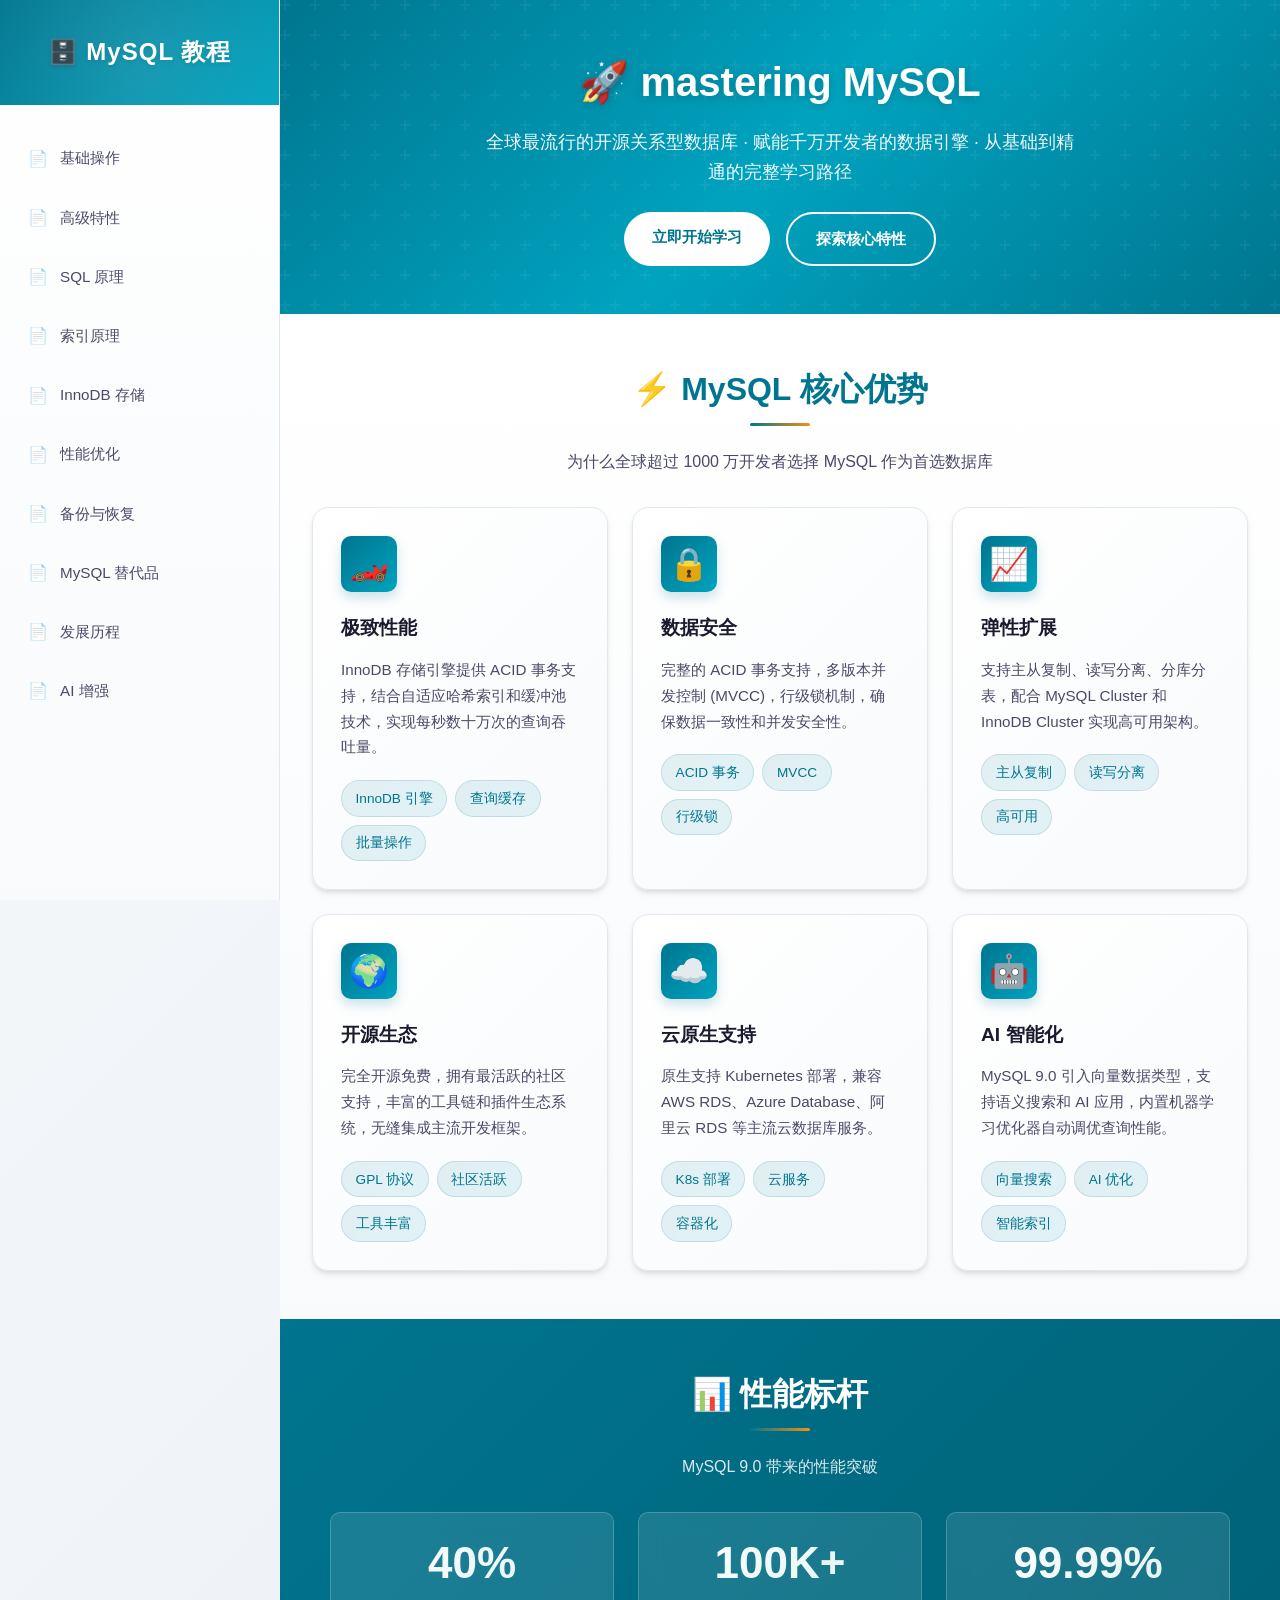
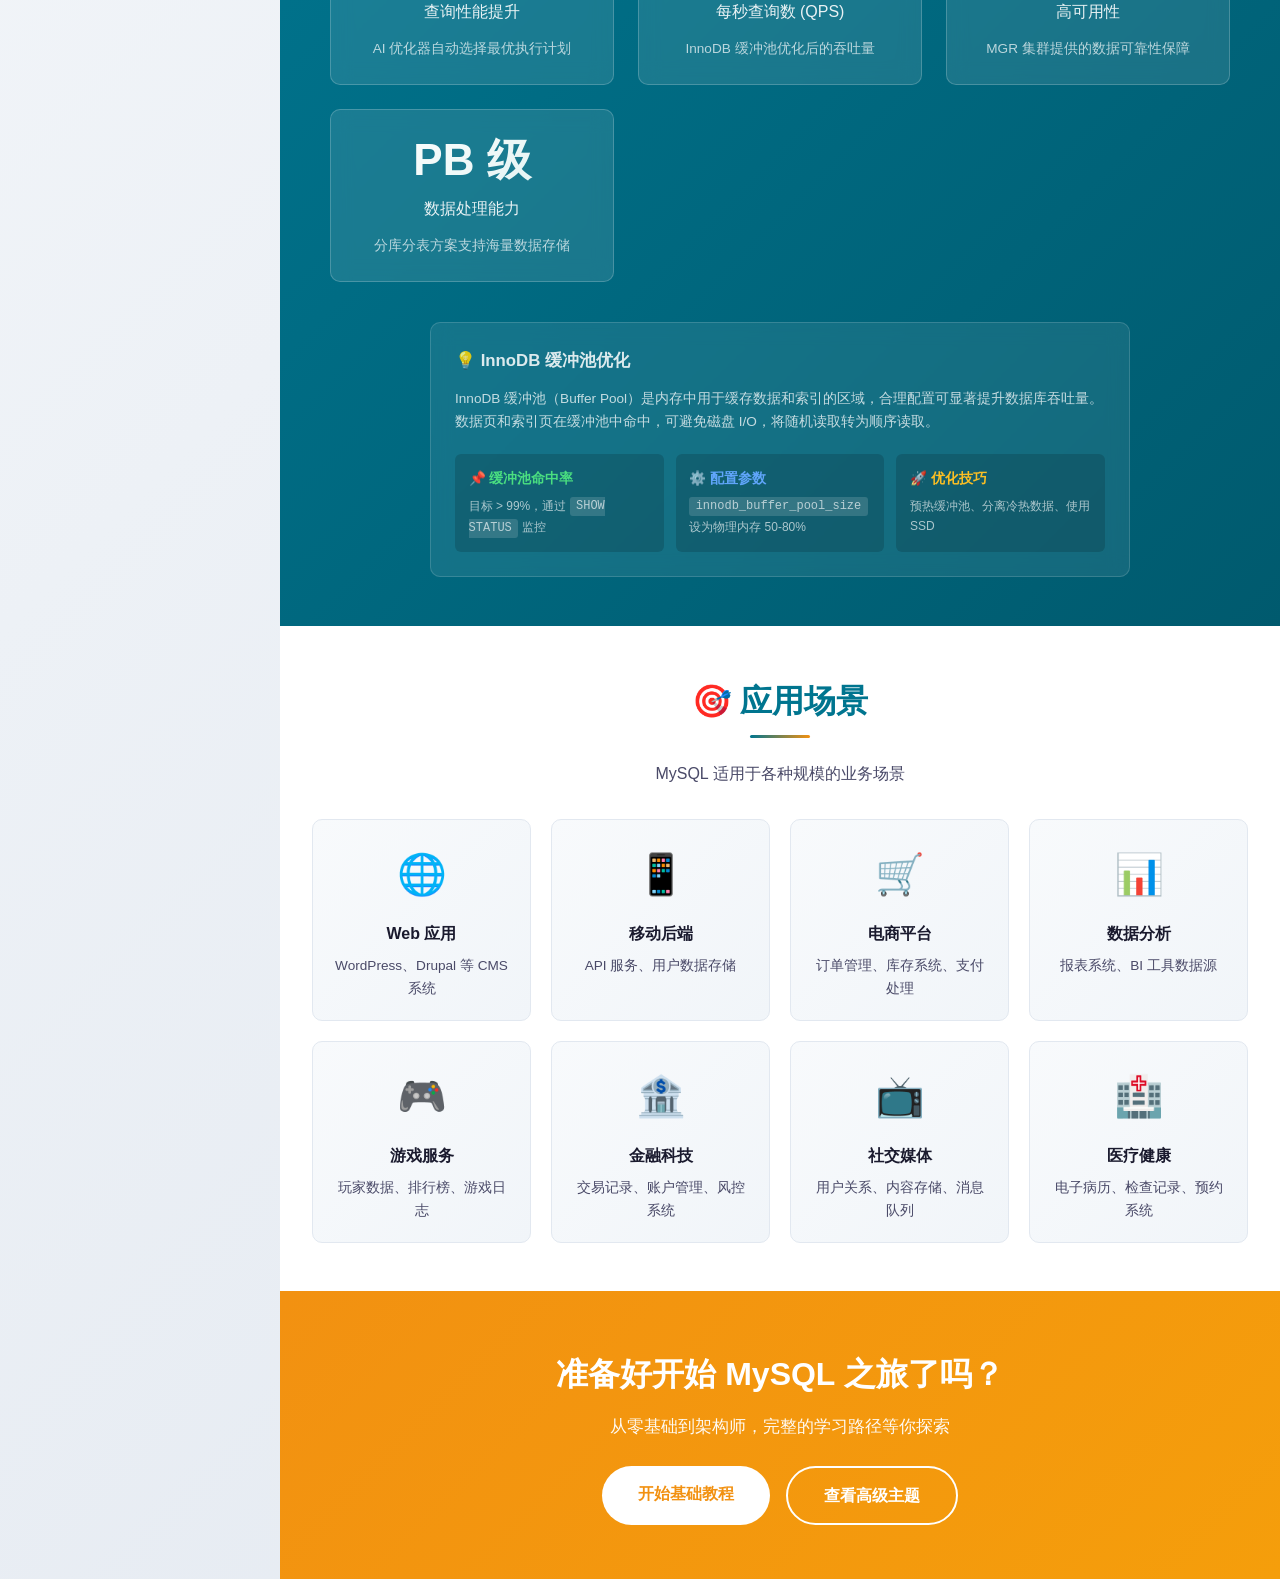
<file: index.html>
<!DOCTYPE html>
<html lang="zh-CN">
<head>
    <meta charset="UTF-8">
    <meta name="viewport" content="width=device-width, initial-scale=1.0">
    <title>MySQL 学习教程 - 从入门到精通</title>
    <link rel="icon" href="favicon.ico" type="image/x-icon">
    <link rel="stylesheet" href="styles.css">
    <script src="mermaid.min.js"></script>
    <script>
        mermaid.initialize({
            startOnLoad: true,
            theme: 'default',
            securityLevel: 'loose',
            fontFamily: '-apple-system, BlinkMacSystemFont, Segoe UI, Roboto',
            flowchart: {
                useMaxWidth: true,
                htmlLabels: true
            }
        });
    </script>
    <style>
        /* 主页特有样式 */
        .hero-banner {
            background: linear-gradient(135deg, #00758f 0%, #00a3bf 50%, #00758f 100%);
            color: white;
            padding: 3rem 2rem;
            text-align: center;
            position: relative;
            overflow: hidden;
        }

        .hero-banner::before {
            content: '';
            position: absolute;
            top: 0;
            left: 0;
            right: 0;
            bottom: 0;
            background: url("data:image/svg+xml,%3Csvg width='60' height='60' viewBox='0 0 60 60' xmlns='http://www.w3.org/2000/svg'%3E%3Cg fill='none' fill-rule='evenodd'%3E%3Cg fill='%23ffffff' fill-opacity='0.05'%3E%3Cpath d='M36 34v-4h-2v4h-4v2h4v4h2v-4h4v-2h-4zm0-30V0h-2v4h-4v2h4v4h2V6h4V4h-4zM6 34v-4H4v4H0v2h4v4h2v-4h4v-2H6zM6 4V0H4v4H0v2h4v4h2V6h4V4H6z'/%3E%3C/g%3E%3C/g%3E%3C/svg%3E");
        }

        .hero-content {
            position: relative;
            z-index: 1;
        }

        .hero-banner h1 {
            font-size: 2.5rem;
            font-weight: 800;
            margin-bottom: 0.75rem;
            text-shadow: 0 2px 10px rgba(0,0,0,0.2);
        }

        .hero-subtitle {
            font-size: 1.1rem;
            opacity: 0.95;
            margin-bottom: 1.5rem;
            max-width: 600px;
            margin-left: auto;
            margin-right: auto;
        }

        .hero-actions {
            display: flex;
            gap: 1rem;
            justify-content: center;
            flex-wrap: wrap;
        }

        .btn {
            display: inline-block;
            padding: 0.75rem 1.75rem;
            border-radius: 50px;
            text-decoration: none;
            font-weight: 600;
            font-size: 0.95rem;
            transition: all 0.3s ease;
            border: none;
            cursor: pointer;
        }

        .btn-primary {
            background: white;
            color: var(--primary-color);
        }

        .btn-primary:hover {
            transform: translateY(-3px);
            box-shadow: 0 12px 24px rgba(0,0,0,0.25);
        }

        .btn-secondary {
            background: transparent;
            color: white;
            border: 2px solid white;
        }

        .btn-secondary:hover {
            background: white;
            color: var(--primary-color);
        }

        .btn-sm {
            padding: 0.6rem 1.5rem;
            font-size: 0.95rem;
        }

        /* 核心特性展示区 */
        .core-features {
            padding: 3rem 2rem;
            background: linear-gradient(180deg, #ffffff 0%, #f8fafc 100%);
        }

        .section-header {
            text-align: center;
            margin-bottom: 2rem;
        }

        .section-header h2 {
            font-size: 2rem;
            color: var(--primary-color);
            margin-bottom: 0.75rem;
            position: relative;
            display: inline-block;
        }

        .section-header h2::after {
            content: '';
            position: absolute;
            bottom: -10px;
            left: 50%;
            transform: translateX(-50%);
            width: 60px;
            height: 3px;
            background: linear-gradient(90deg, var(--primary-color), var(--accent-color));
            border-radius: 2px;
        }

        .section-header p {
            font-size: 1rem;
            color: var(--text-secondary);
            max-width: 500px;
            margin: 1.25rem auto 0;
        }

        /* 特性网格 - 增强版 */
        .feature-grid-pro {
            display: grid;
            grid-template-columns: repeat(auto-fit, minmax(280px, 1fr));
            gap: 1.5rem;
            max-width: 1100px;
            margin: 0 auto;
        }

        .feature-card-pro {
            background: linear-gradient(135deg, #ffffff 0%, #f8fafc 100%);
            border-radius: var(--radius-lg);
            padding: 1.75rem;
            border: 1px solid var(--border-light);
            box-shadow: var(--shadow-md);
            transition: all 0.4s cubic-bezier(0.4, 0, 0.2, 1);
            position: relative;
            overflow: hidden;
        }

        .feature-card-pro::before {
            content: '';
            position: absolute;
            top: 0;
            left: 0;
            right: 0;
            height: 3px;
            background: linear-gradient(90deg, var(--primary-color), var(--primary-light));
            transform: scaleX(0);
            transition: transform 0.4s ease;
        }

        .feature-card-pro:hover {
            transform: translateY(-6px);
            box-shadow: var(--shadow-lg);
            border-color: var(--primary-light);
        }

        .feature-card-pro:hover::before {
            transform: scaleX(1);
        }

        .feature-icon {
            width: 56px;
            height: 56px;
            background: linear-gradient(135deg, var(--primary-color), var(--primary-light));
            border-radius: var(--radius-md);
            display: flex;
            align-items: center;
            justify-content: center;
            font-size: 2rem;
            margin-bottom: 1.25rem;
            box-shadow: 0 6px 12px rgba(0, 117, 143, 0.2);
        }

        .feature-card-pro h3 {
            font-size: 1.2rem;
            color: var(--text-primary);
            margin-bottom: 0.75rem;
        }

        .feature-card-pro p {
            color: var(--text-secondary);
            line-height: 1.7;
            margin-bottom: 1.25rem;
            font-size: 0.95rem;
        }

        .feature-tags {
            display: flex;
            flex-wrap: wrap;
            gap: 0.5rem;
        }

        .feature-tag {
            background: linear-gradient(135deg, rgba(0, 117, 143, 0.1), rgba(0, 163, 191, 0.1));
            color: var(--primary-color);
            padding: 0.35rem 0.85rem;
            border-radius: 50px;
            font-size: 0.85rem;
            font-weight: 500;
            border: 1px solid rgba(0, 117, 143, 0.15);
        }

        /* 性能对比区 */
        .performance-section {
            padding: 3rem 2rem;
            background: linear-gradient(135deg, #00758f 0%, #005a6e 100%);
            color: white;
        }

        .performance-section .section-header h2 {
            color: white;
        }

        .performance-section .section-header p {
            color: rgba(255, 255, 255, 0.85);
        }

        .perf-grid {
            display: grid;
            grid-template-columns: repeat(auto-fit, minmax(220px, 1fr));
            gap: 1.5rem;
            max-width: 900px;
            margin: 0 auto;
        }

        .perf-card {
            background: rgba(255, 255, 255, 0.1);
            backdrop-filter: blur(10px);
            border-radius: var(--radius-md);
            padding: 1.5rem;
            border: 1px solid rgba(255, 255, 255, 0.2);
            text-align: center;
        }

        .perf-number {
            font-size: 2.75rem;
            font-weight: 800;
            background: linear-gradient(135deg, #fff, #e0f2f1);
            -webkit-background-clip: text;
            -webkit-text-fill-color: transparent;
            background-clip: text;
            line-height: 1.2;
        }

        .perf-label {
            font-size: 1rem;
            color: rgba(255, 255, 255, 0.9);
            margin-top: 0.5rem;
        }

        .perf-desc {
            font-size: 0.85rem;
            color: rgba(255, 255, 255, 0.7);
            margin-top: 0.75rem;
        }

        /* 应用场景 */
        .scenarios-section {
            padding: 3rem 2rem;
            background: var(--bg-primary);
        }

        .scenario-grid {
            display: grid;
            grid-template-columns: repeat(auto-fit, minmax(200px, 1fr));
            gap: 1.25rem;
            max-width: 1000px;
            margin: 0 auto;
        }

        .scenario-card {
            background: linear-gradient(135deg, #f8fafc 0%, #f1f5f9 100%);
            border-radius: var(--radius-md);
            padding: 1.25rem;
            text-align: center;
            border: 1px solid var(--border-light);
            transition: all 0.3s ease;
        }

        .scenario-card:hover {
            transform: scale(1.03);
            box-shadow: var(--shadow-md);
        }

        .scenario-icon {
            font-size: 2.5rem;
            margin-bottom: 0.75rem;
        }

        .scenario-card h4 {
            color: var(--text-primary);
            margin-bottom: 0.4rem;
            font-size: 1rem;
        }

        .scenario-card p {
            color: var(--text-secondary);
            font-size: 0.85rem;
        }

        /* CTA 区域 */
        .cta-section {
            padding: 3.5rem 2rem;
            background: linear-gradient(135deg, var(--accent-color) 0%, #f59e0b 100%);
            text-align: center;
            color: white;
        }

        .cta-section h2 {
            font-size: 2rem;
            margin-bottom: 0.75rem;
        }

        .cta-section p {
            font-size: 1.05rem;
            margin-bottom: 1.5rem;
            opacity: 0.95;
        }

        .cta-buttons {
            display: flex;
            gap: 1rem;
            justify-content: center;
            flex-wrap: wrap;
        }

        .btn-cta-primary {
            background: white;
            color: var(--accent-color);
            padding: 0.875rem 2.25rem;
            border-radius: 50px;
            text-decoration: none;
            font-weight: 700;
            font-size: 1rem;
            transition: all 0.3s ease;
            display: inline-block;
        }

        .btn-cta-primary:hover {
            transform: translateY(-2px);
            box-shadow: 0 10px 20px rgba(0,0,0,0.2);
        }

        .btn-cta-secondary {
            background: transparent;
            color: white;
            border: 2px solid white;
            padding: 0.875rem 2.25rem;
            border-radius: 50px;
            text-decoration: none;
            font-weight: 600;
            font-size: 1rem;
            transition: all 0.3s ease;
            display: inline-block;
        }

        .btn-cta-secondary:hover {
            background: white;
            color: var(--accent-color);
        }

        @media (max-width: 768px) {
            .hero-banner h1 {
                font-size: 1.75rem;
            }

            .hero-subtitle {
                font-size: 0.95rem;
            }

            .feature-grid-pro {
                grid-template-columns: 1fr;
            }

            .section-header h2 {
                font-size: 1.5rem;
            }

            .perf-number {
                font-size: 2rem;
            }

            .scenario-grid {
                grid-template-columns: repeat(2, 1fr);
            }
        }
    </style>
</head>
<body>
    <button class="menu-toggle" aria-label="切换菜单">
        ☰ 菜单
    </button>
    <div class="menu-overlay"></div>

    <div class="layout">
        <aside class="sidebar">
            <div class="sidebar-header">
                <h1>🗄️ MySQL 教程</h1>
            </div>
            <nav class="tree-nav">
                <ul class="tree">
                    <li><a href="chapters/basics.html">基础操作</a></li>
                    <li><a href="chapters/advanced.html">高级特性</a></li>
                    <li><a href="chapters/sql-theory.html">SQL 原理</a></li>
                    <li><a href="chapters/index-theory.html">索引原理</a></li>
                    <li><a href="chapters/innodb-storage.html">InnoDB 存储</a></li>
                    <li><a href="chapters/performance.html">性能优化</a></li>
                    <li><a href="chapters/backup.html">备份与恢复</a></li>
                    <li><a href="chapters/alternatives.html">MySQL 替代品</a></li>
                    <li><a href="chapters/history.html">发展历程</a></li>
                    <li><a href="chapters/ai.html">AI 增强</a></li>
                </ul>
            </nav>
        </aside>

        <main class="main-content">
            <!-- 英雄横幅 -->
            <section class="hero-banner">
                <div class="hero-content">
                    <h1>🚀  mastering MySQL</h1>
                    <p class="hero-subtitle">全球最流行的开源关系型数据库 · 赋能千万开发者的数据引擎 · 从基础到精通的完整学习路径</p>
                    <div class="hero-actions">
                        <a href="chapters/basics.html" class="btn btn-primary">立即开始学习</a>
                        <a href="#core-features" class="btn btn-secondary">探索核心特性</a>
                    </div>
                </div>
            </section>

            <!-- 核心特性 -->
            <section id="core-features" class="core-features">
                <div class="section-header">
                    <h2>⚡ MySQL 核心优势</h2>
                    <p>为什么全球超过 1000 万开发者选择 MySQL 作为首选数据库</p>
                </div>

                <div class="feature-grid-pro">
                    <div class="feature-card-pro">
                        <div class="feature-icon">🏎️</div>
                        <h3>极致性能</h3>
                        <p>InnoDB 存储引擎提供 ACID 事务支持，结合自适应哈希索引和缓冲池技术，实现每秒数十万次的查询吞吐量。</p>
                        <div class="feature-tags">
                            <span class="feature-tag">InnoDB 引擎</span>
                            <span class="feature-tag">查询缓存</span>
                            <span class="feature-tag">批量操作</span>
                        </div>
                    </div>

                    <div class="feature-card-pro">
                        <div class="feature-icon">🔒</div>
                        <h3>数据安全</h3>
                        <p>完整的 ACID 事务支持，多版本并发控制 (MVCC)，行级锁机制，确保数据一致性和并发安全性。</p>
                        <div class="feature-tags">
                            <span class="feature-tag">ACID 事务</span>
                            <span class="feature-tag">MVCC</span>
                            <span class="feature-tag">行级锁</span>
                        </div>
                    </div>

                    <div class="feature-card-pro">
                        <div class="feature-icon">📈</div>
                        <h3>弹性扩展</h3>
                        <p>支持主从复制、读写分离、分库分表，配合 MySQL Cluster 和 InnoDB Cluster 实现高可用架构。</p>
                        <div class="feature-tags">
                            <span class="feature-tag">主从复制</span>
                            <span class="feature-tag">读写分离</span>
                            <span class="feature-tag">高可用</span>
                        </div>
                    </div>

                    <div class="feature-card-pro">
                        <div class="feature-icon">🌍</div>
                        <h3>开源生态</h3>
                        <p>完全开源免费，拥有最活跃的社区支持，丰富的工具链和插件生态系统，无缝集成主流开发框架。</p>
                        <div class="feature-tags">
                            <span class="feature-tag">GPL 协议</span>
                            <span class="feature-tag">社区活跃</span>
                            <span class="feature-tag">工具丰富</span>
                        </div>
                    </div>

                    <div class="feature-card-pro">
                        <div class="feature-icon">☁️</div>
                        <h3>云原生支持</h3>
                        <p>原生支持 Kubernetes 部署，兼容 AWS RDS、Azure Database、阿里云 RDS 等主流云数据库服务。</p>
                        <div class="feature-tags">
                            <span class="feature-tag">K8s 部署</span>
                            <span class="feature-tag">云服务</span>
                            <span class="feature-tag">容器化</span>
                        </div>
                    </div>

                    <div class="feature-card-pro">
                        <div class="feature-icon">🤖</div>
                        <h3>AI 智能化</h3>
                        <p>MySQL 9.0 引入向量数据类型，支持语义搜索和 AI 应用，内置机器学习优化器自动调优查询性能。</p>
                        <div class="feature-tags">
                            <span class="feature-tag">向量搜索</span>
                            <span class="feature-tag">AI 优化</span>
                            <span class="feature-tag">智能索引</span>
                        </div>
                    </div>
                </div>
            </section>

            <!-- 性能数据 -->
            <section class="performance-section">
                <div class="section-header">
                    <h2>📊 性能标杆</h2>
                    <p>MySQL 9.0 带来的性能突破</p>
                </div>

                <div class="perf-grid">
                    <div class="perf-card">
                        <div class="perf-number">40%</div>
                        <div class="perf-label">查询性能提升</div>
                        <div class="perf-desc">AI 优化器自动选择最优执行计划</div>
                    </div>

                    <div class="perf-card">
                        <div class="perf-number">100K+</div>
                        <div class="perf-label">每秒查询数 (QPS)</div>
                        <div class="perf-desc">InnoDB 缓冲池优化后的吞吐量</div>
                    </div>

                    <div class="perf-card">
                        <div class="perf-number">99.99%</div>
                        <div class="perf-label">高可用性</div>
                        <div class="perf-desc">MGR 集群提供的数据可靠性保障</div>
                    </div>

                    <div class="perf-card">
                        <div class="perf-number">PB 级</div>
                        <div class="perf-label">数据处理能力</div>
                        <div class="perf-desc">分库分表方案支持海量数据存储</div>
                    </div>
                </div>

                <!-- InnoDB 缓冲池详解 -->
                <div style="margin-top: 2.5rem; max-width: 700px; margin-left: auto; margin-right: auto;">
                    <div style="background: rgba(255, 255, 255, 0.08); backdrop-filter: blur(10px); border-radius: var(--radius-md); padding: 1.5rem; border: 1px solid rgba(255, 255, 255, 0.15);">
                        <h4 style="color: rgba(255, 255, 255, 0.85); font-size: 1.05rem; margin-bottom: 0.75rem; display: flex; align-items: center; gap: 0.5rem;">
                            💡 InnoDB 缓冲池优化
                        </h4>
                        <p style="color: rgba(255, 255, 255, 0.75); line-height: 1.7; margin-bottom: 1.25rem; font-size: 0.85rem;">
                            InnoDB 缓冲池（Buffer Pool）是内存中用于缓存数据和索引的区域，合理配置可显著提升数据库吞吐量。
                            数据页和索引页在缓冲池中命中，可避免磁盘 I/O，将随机读取转为顺序读取。
                        </p>
                        <div style="display: grid; grid-template-columns: repeat(auto-fit, minmax(180px, 1fr)); gap: 0.75rem;">
                            <div style="background: rgba(0, 0, 0, 0.15); padding: 0.85rem; border-radius: var(--radius-sm);">
                                <div style="color: #4ade80; font-weight: 600; margin-bottom: 0.35rem; font-size: 0.85rem;">📌 缓冲池命中率</div>
                                <div style="color: rgba(255, 255, 255, 0.65); font-size: 0.75rem;">目标 &gt; 99%，通过 <code style="background: rgba(255,255,255,0.15); padding: 0.15rem 0.4rem; border-radius: 3px;">SHOW STATUS</code> 监控</div>
                            </div>
                            <div style="background: rgba(0, 0, 0, 0.15); padding: 0.85rem; border-radius: var(--radius-sm);">
                                <div style="color: #60a5fa; font-weight: 600; margin-bottom: 0.35rem; font-size: 0.85rem;">⚙️ 配置参数</div>
                                <div style="color: rgba(255, 255, 255, 0.65); font-size: 0.75rem;"><code style="background: rgba(255,255,255,0.15); padding: 0.15rem 0.4rem; border-radius: 3px;">innodb_buffer_pool_size</code> 设为物理内存 50-80%</div>
                            </div>
                            <div style="background: rgba(0, 0, 0, 0.15); padding: 0.85rem; border-radius: var(--radius-sm);">
                                <div style="color: #fbbf24; font-weight: 600; margin-bottom: 0.35rem; font-size: 0.85rem;">🚀 优化技巧</div>
                                <div style="color: rgba(255, 255, 255, 0.65); font-size: 0.75rem;">预热缓冲池、分离冷热数据、使用 SSD</div>
                            </div>
                        </div>
                    </div>
                </div>
            </section>

            <!-- 应用场景 -->
            <section class="scenarios-section">
                <div class="section-header">
                    <h2>🎯 应用场景</h2>
                    <p>MySQL 适用于各种规模的业务场景</p>
                </div>

                <div class="scenario-grid">
                    <div class="scenario-card">
                        <div class="scenario-icon">🌐</div>
                        <h4>Web 应用</h4>
                        <p>WordPress、Drupal 等 CMS 系统</p>
                    </div>

                    <div class="scenario-card">
                        <div class="scenario-icon">📱</div>
                        <h4>移动后端</h4>
                        <p>API 服务、用户数据存储</p>
                    </div>

                    <div class="scenario-card">
                        <div class="scenario-icon">🛒</div>
                        <h4>电商平台</h4>
                        <p>订单管理、库存系统、支付处理</p>
                    </div>

                    <div class="scenario-card">
                        <div class="scenario-icon">📊</div>
                        <h4>数据分析</h4>
                        <p>报表系统、BI 工具数据源</p>
                    </div>

                    <div class="scenario-card">
                        <div class="scenario-icon">🎮</div>
                        <h4>游戏服务</h4>
                        <p>玩家数据、排行榜、游戏日志</p>
                    </div>

                    <div class="scenario-card">
                        <div class="scenario-icon">🏦</div>
                        <h4>金融科技</h4>
                        <p>交易记录、账户管理、风控系统</p>
                    </div>

                    <div class="scenario-card">
                        <div class="scenario-icon">📺</div>
                        <h4>社交媒体</h4>
                        <p>用户关系、内容存储、消息队列</p>
                    </div>

                    <div class="scenario-card">
                        <div class="scenario-icon">🏥</div>
                        <h4>医疗健康</h4>
                        <p>电子病历、检查记录、预约系统</p>
                    </div>
                </div>
            </section>

            <!-- CTA 行动号召 -->
            <section class="cta-section">
                <h2>准备好开始 MySQL 之旅了吗？</h2>
                <p>从零基础到架构师，完整的学习路径等你探索</p>
                <div class="cta-buttons">
                    <a href="chapters/basics.html" class="btn-cta-primary">开始基础教程</a>
                    <a href="chapters/performance.html" class="btn-cta-secondary">查看高级主题</a>
                </div>
            </section>
        </main>
    </div>

    <script src="main.js"></script>
</body>
</html>
</file>
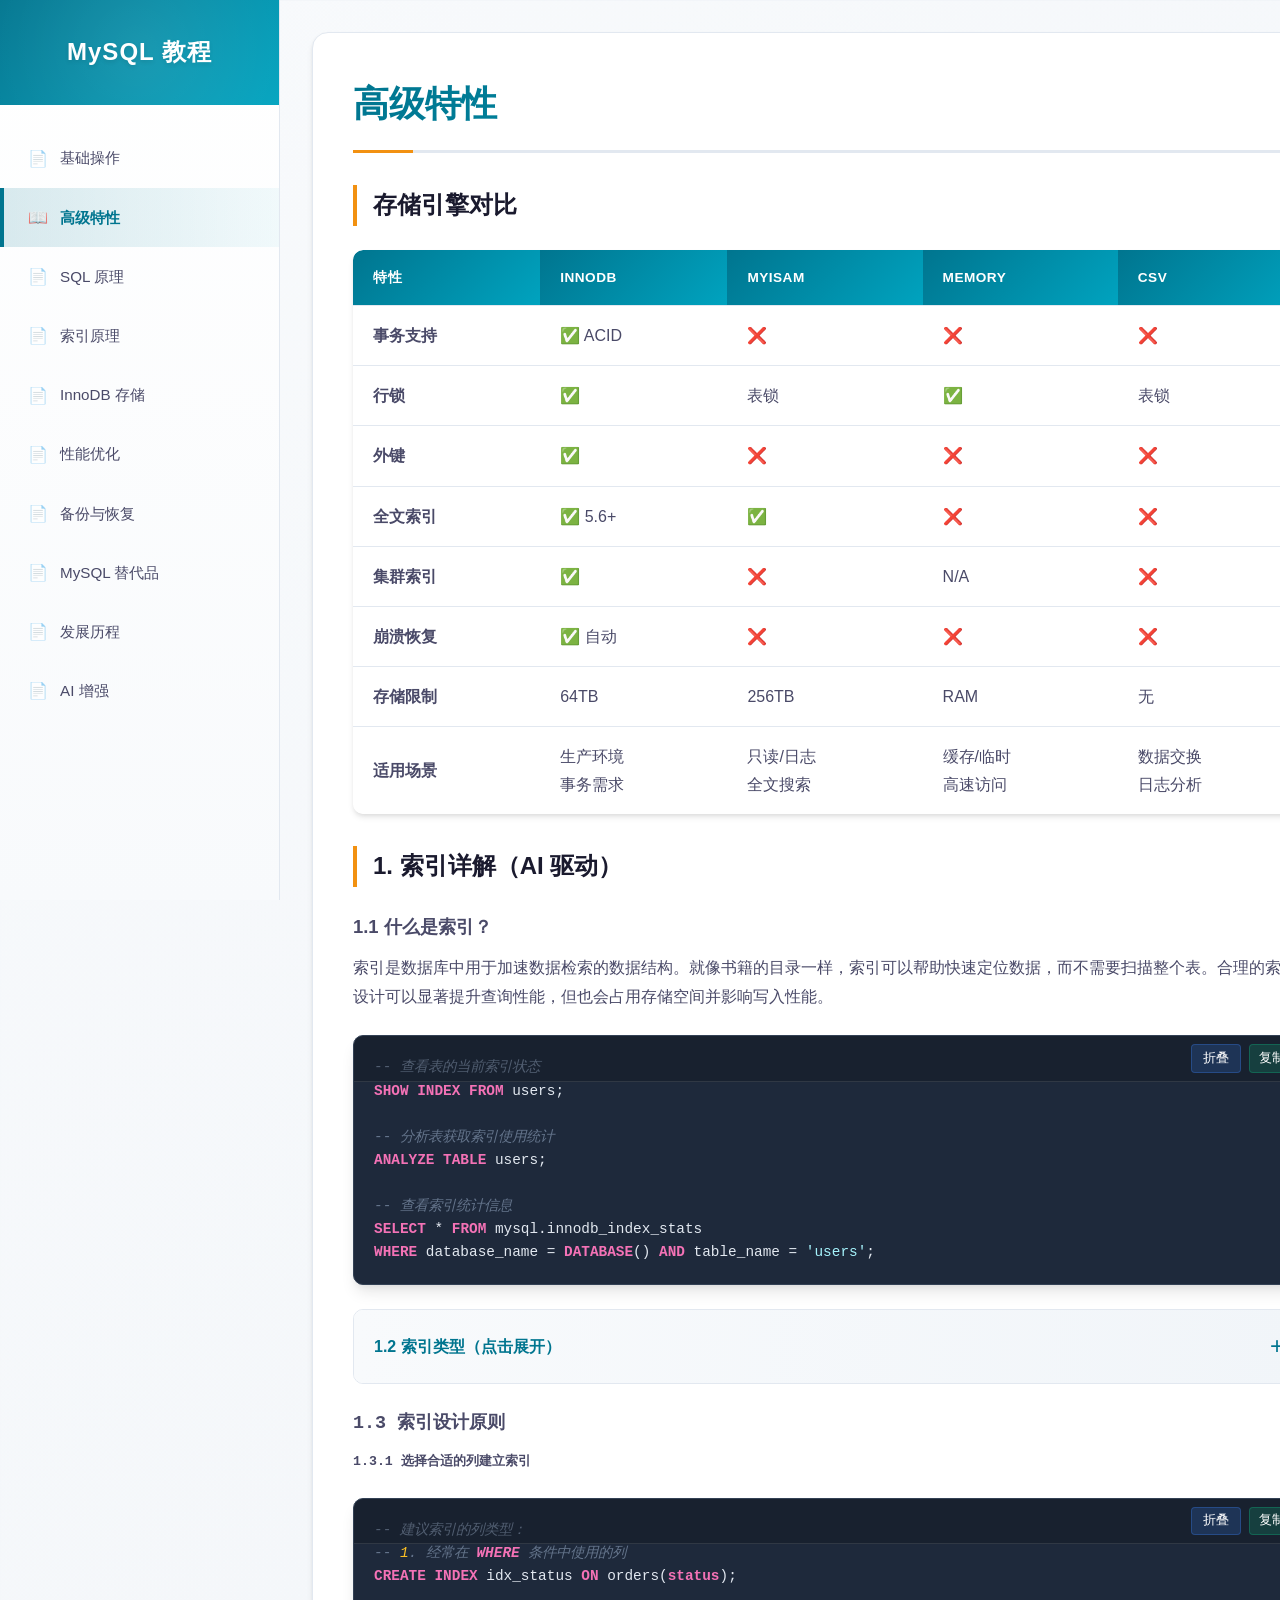
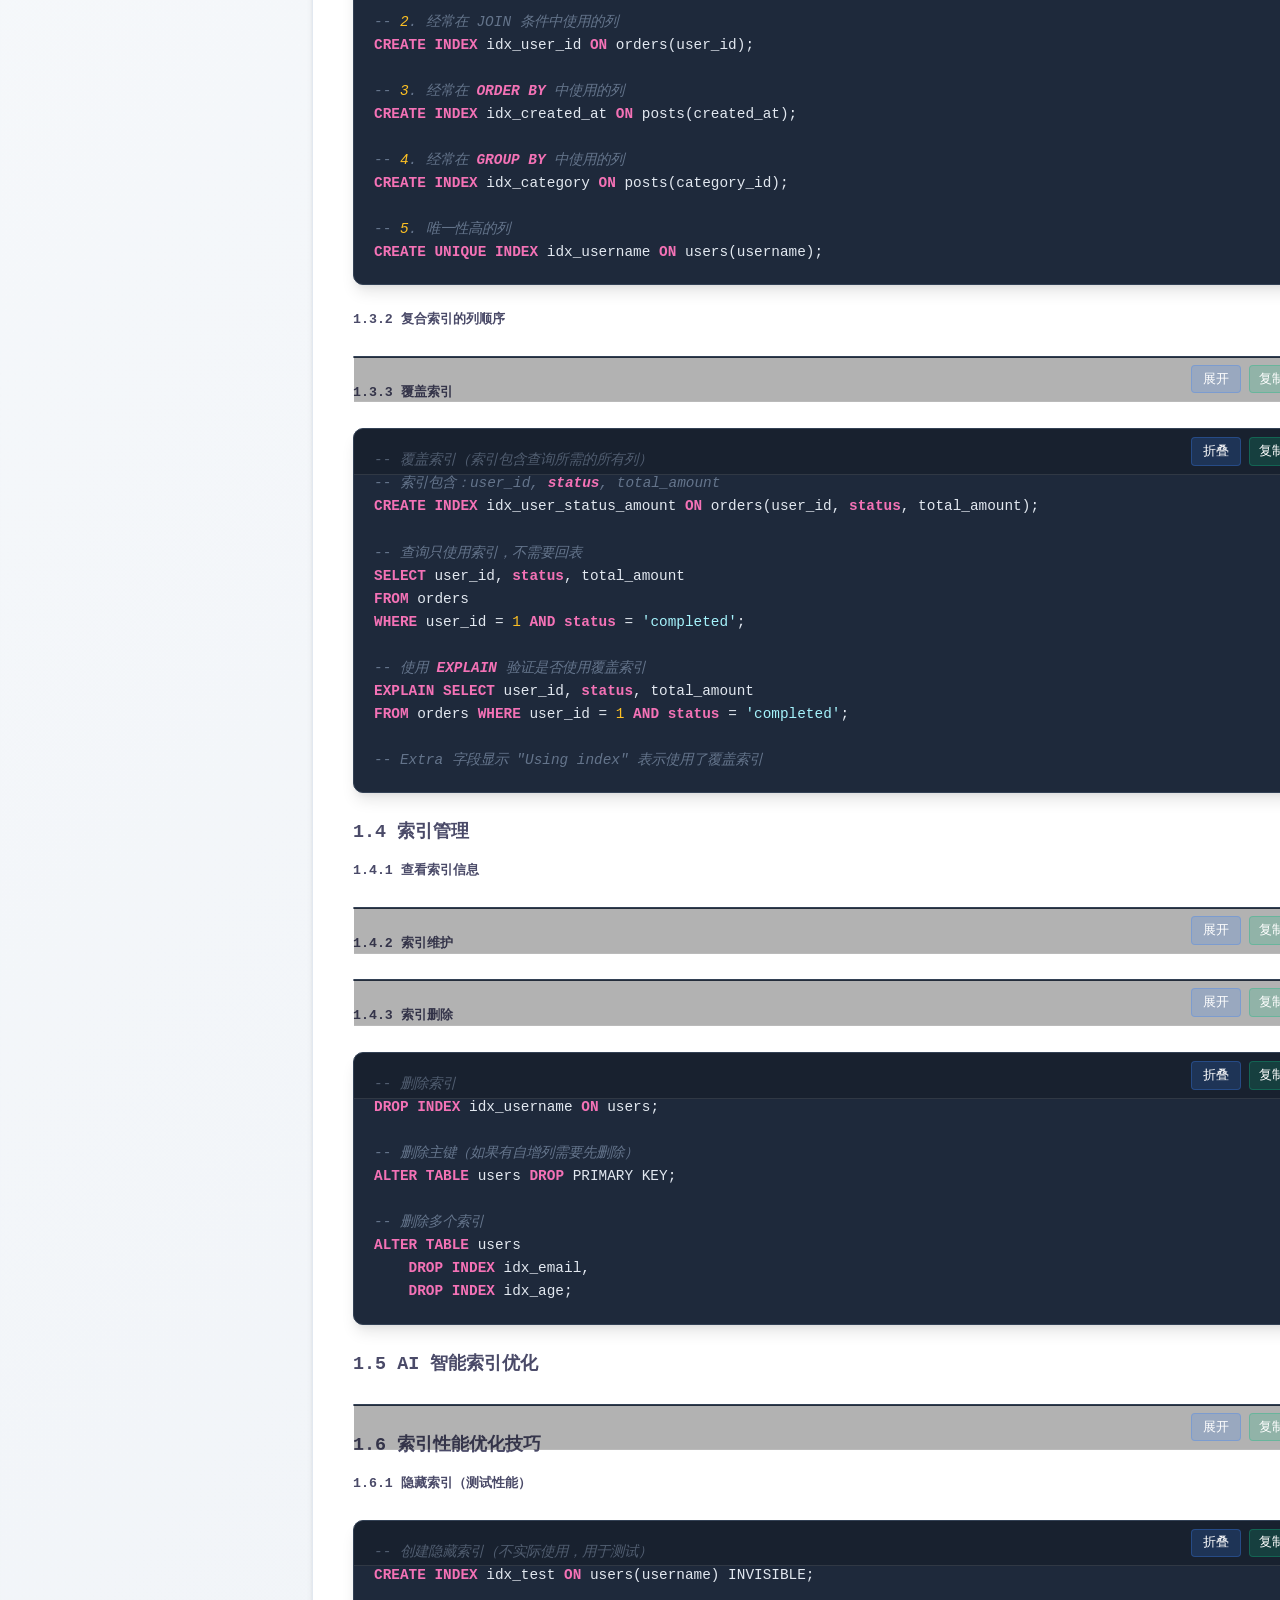
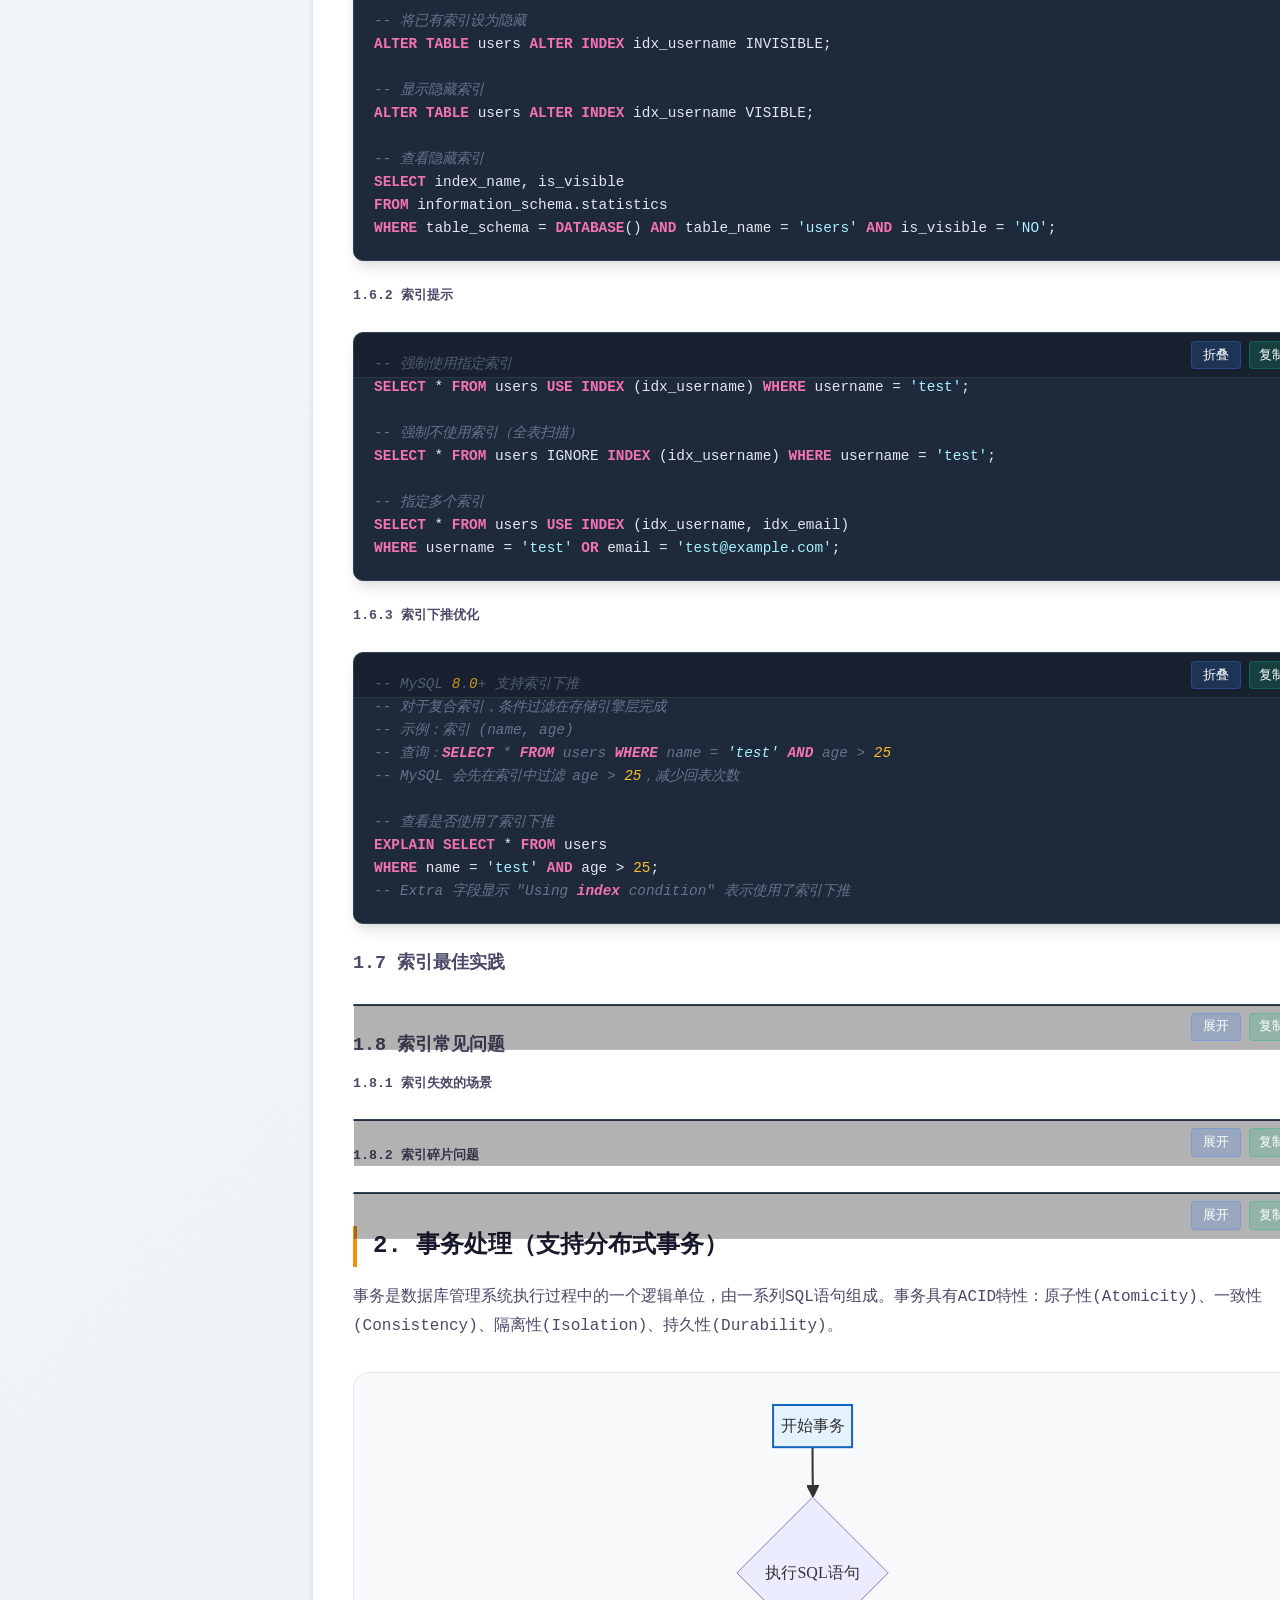
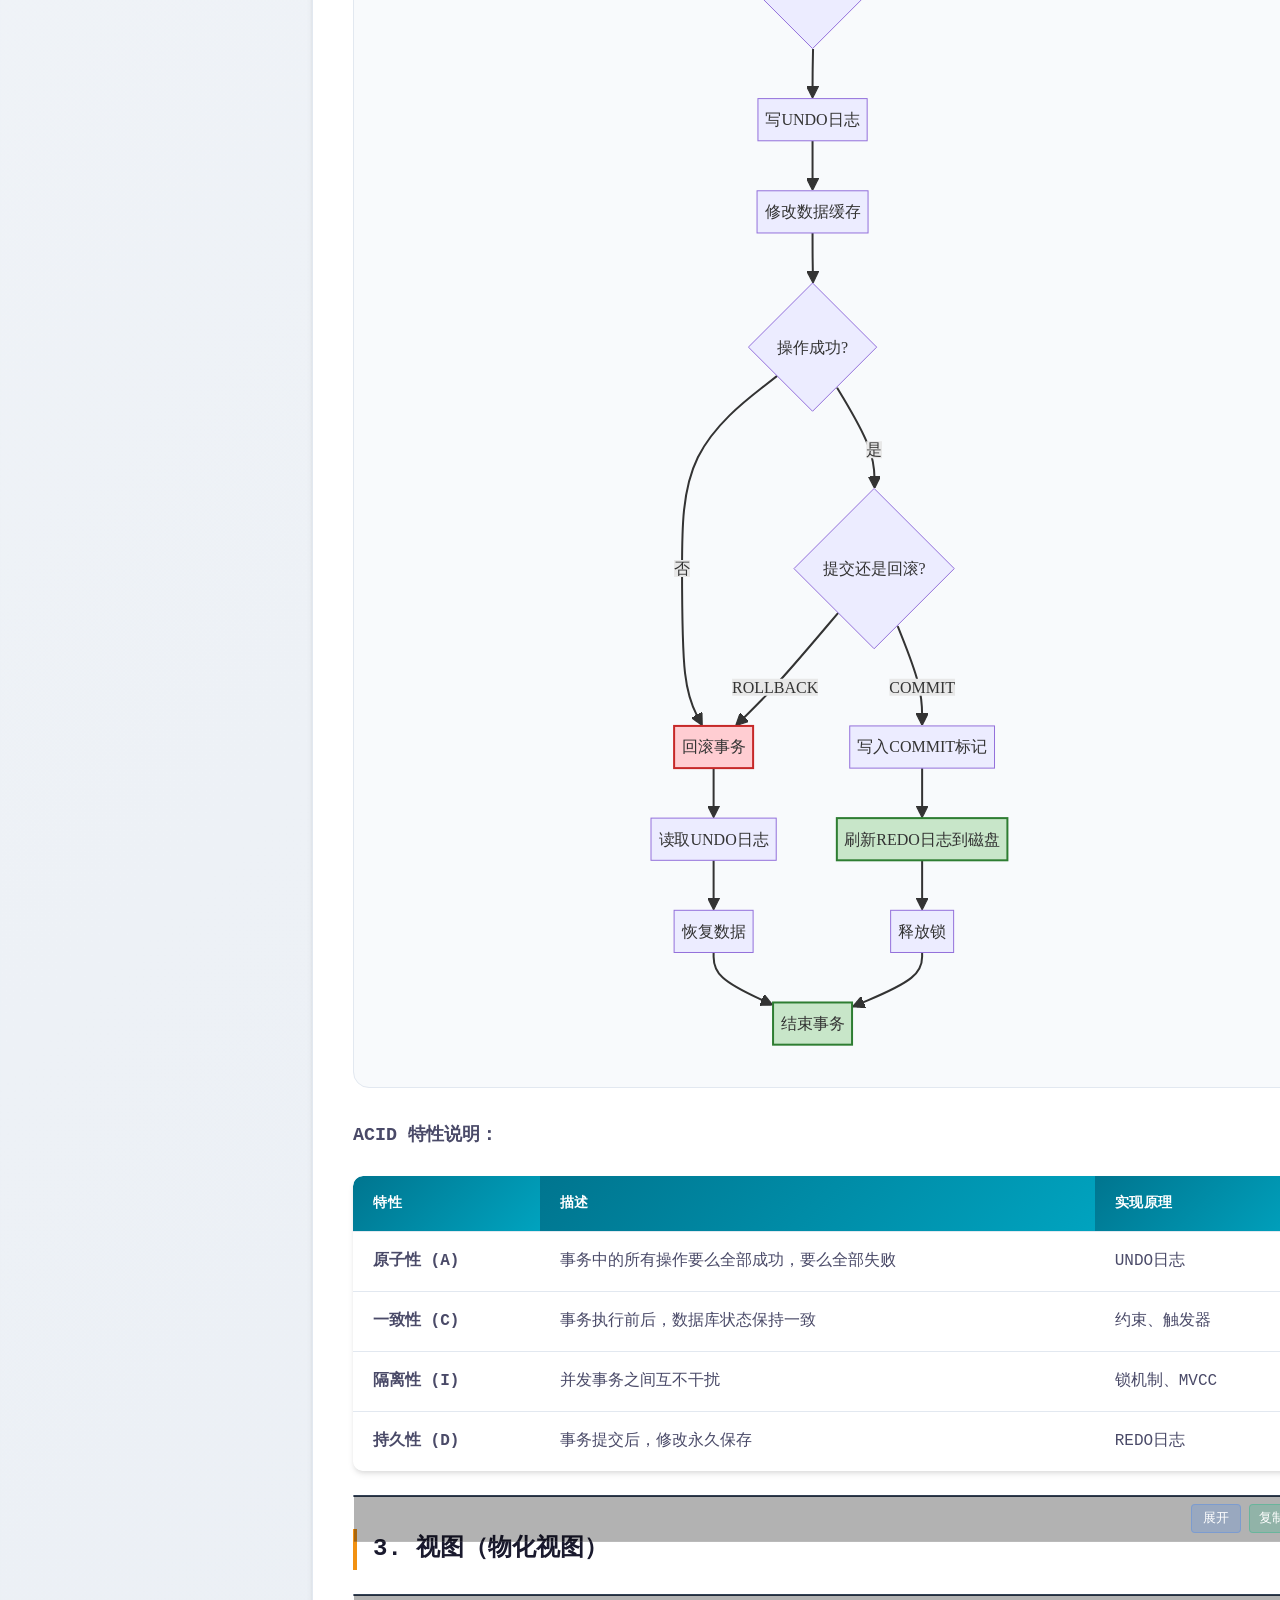
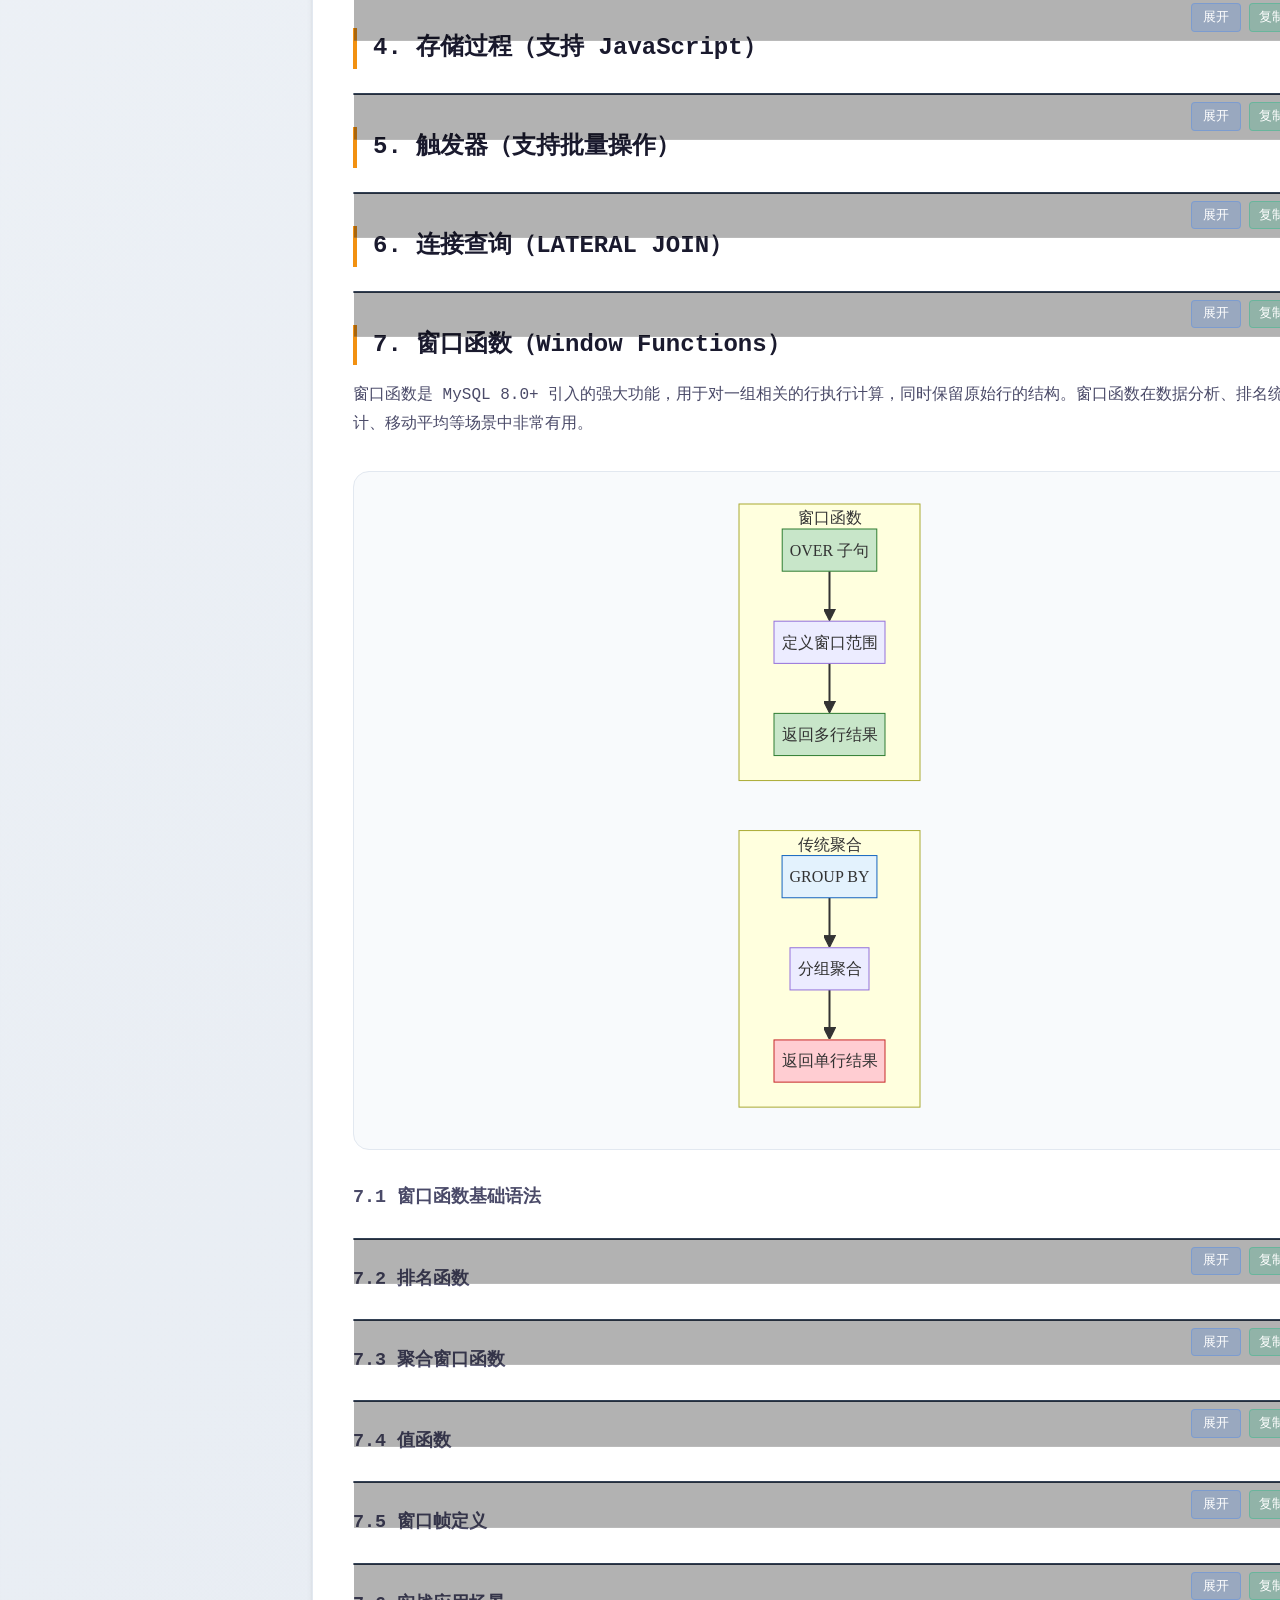
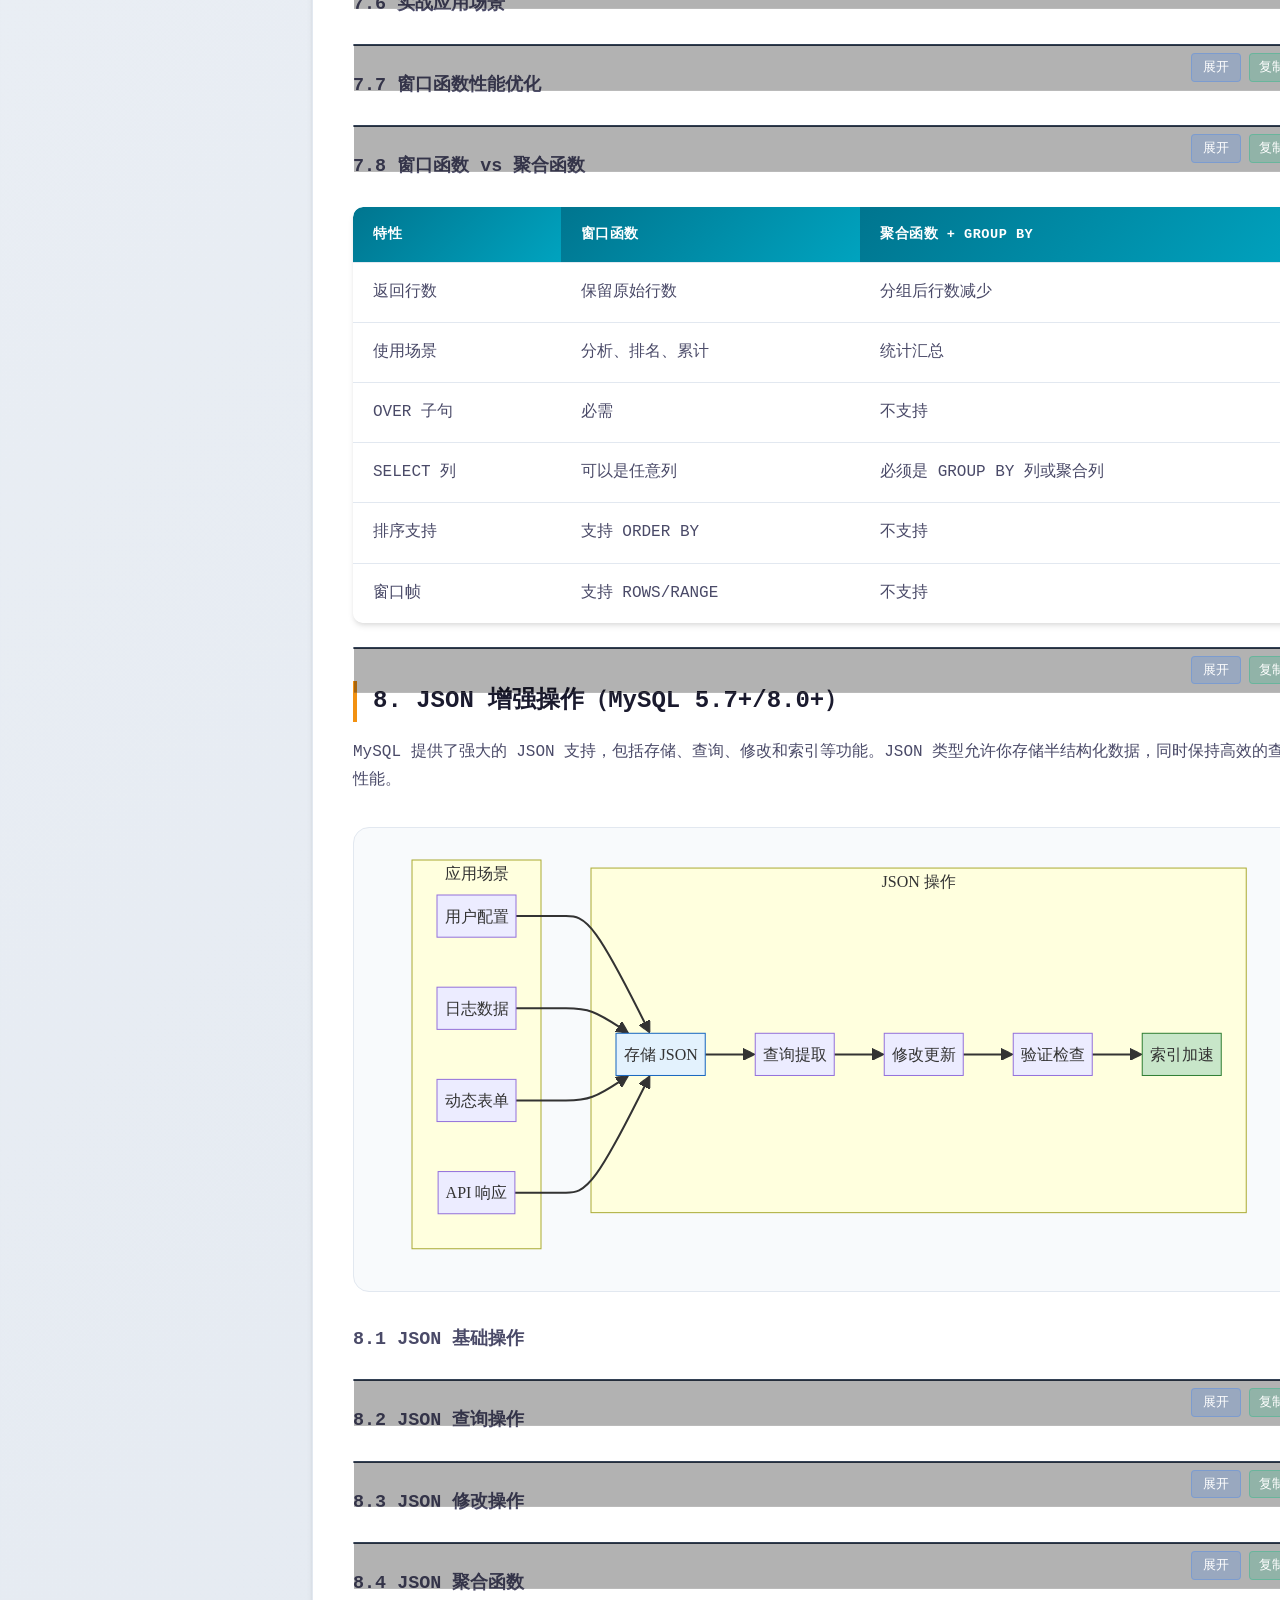
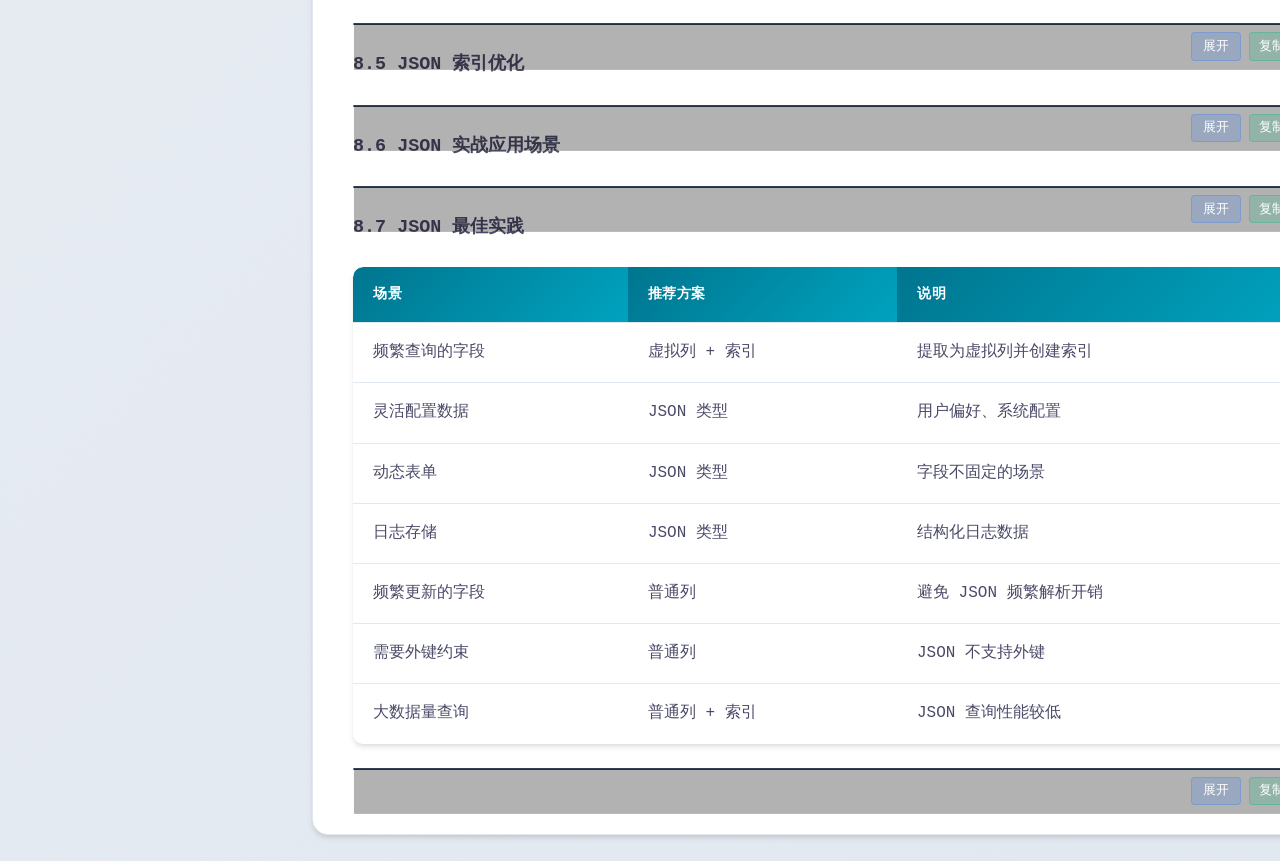
<file: chapters/advanced.html>
<!DOCTYPE html>
<html lang="zh-CN">
<head>
    <meta charset="UTF-8">
    <meta name="viewport" content="width=device-width, initial-scale=1.0">
    <title>高级特性 - MySQL 教程</title>
    <link rel="icon" href="../favicon.ico" type="image/x-icon">
    <link rel="stylesheet" href="../styles.css">
    <script src="../mermaid.min.js"></script>
    <script>
        // Mermaid v10+ 配置
        mermaid.initialize({
            startOnLoad: true,
            theme: 'default',
            securityLevel: 'loose',
            fontFamily: '-apple-system, BlinkMacSystemFont, Segoe UI, Roboto',
            flowchart: {
                useMaxWidth: true,
                htmlLabels: true
            }
        });
    </script>
</head>
<body>
    <!-- 移动导航按钮 -->
    <button class="menu-toggle" aria-label="切换菜单">
        ☰ 菜单
    </button>
    <div class="menu-overlay"></div>
    <div class="layout">
        <aside class="sidebar">
            <div class="sidebar-header">
                <h1><a href="../index.html">MySQL 教程</a></h1>
            </div>
            <nav class="tree-nav">
                <ul class="tree">
                    <li><a href="basics.html">基础操作</a></li>
                    <li class="current"><a href="#">高级特性</a></li>
                    <li><a href="sql-theory.html">SQL 原理</a></li>
                    <li><a href="index-theory.html">索引原理</a></li>
                    <li><a href="innodb-storage.html">InnoDB 存储</a></li>
                    <li><a href="performance.html">性能优化</a></li>
                    <li><a href="backup.html">备份与恢复</a></li>
                    <li><a href="alternatives.html">MySQL 替代品</a></li>
                    <li><a href="history.html">发展历程</a></li>
                    <li><a href="ai.html">AI 增强</a></li>
                </ul>
            </nav>
        </aside>
        <main class="main-content">
            <section id="advanced" class="section">
                <div class="content">
<h2>高级特性</h2>
            <div class="content">
                <h3>存储引擎对比</h3>
                <div class="comparison-table">
                    <table>
                        <thead>
                            <tr>
                                <th>特性</th>
                                <th>InnoDB</th>
                                <th>MyISAM</th>
                                <th>Memory</th>
                                <th>CSV</th>
                            </tr>
                        </thead>
                        <tbody>
                            <tr>
                                <td><strong>事务支持</strong></td>
                                <td>✅ ACID</td>
                                <td>❌</td>
                                <td>❌</td>
                                <td>❌</td>
                            </tr>
                            <tr>
                                <td><strong>行锁</strong></td>
                                <td>✅</td>
                                <td>表锁</td>
                                <td>✅</td>
                                <td>表锁</td>
                            </tr>
                            <tr>
                                <td><strong>外键</strong></td>
                                <td>✅</td>
                                <td>❌</td>
                                <td>❌</td>
                                <td>❌</td>
                            </tr>
                            <tr>
                                <td><strong>全文索引</strong></td>
                                <td>✅ 5.6+</td>
                                <td>✅</td>
                                <td>❌</td>
                                <td>❌</td>
                            </tr>
                            <tr>
                                <td><strong>集群索引</strong></td>
                                <td>✅</td>
                                <td>❌</td>
                                <td>N/A</td>
                                <td>❌</td>
                            </tr>
                            <tr>
                                <td><strong>崩溃恢复</strong></td>
                                <td>✅ 自动</td>
                                <td>❌</td>
                                <td>❌</td>
                                <td>❌</td>
                            </tr>
                            <tr>
                                <td><strong>存储限制</strong></td>
                                <td>64TB</td>
                                <td>256TB</td>
                                <td>RAM</td>
                                <td>无</td>
                            </tr>
                            <tr>
                                <td><strong>适用场景</strong></td>
                                <td>生产环境<br>事务需求</td>
                                <td>只读/日志<br>全文搜索</td>
                                <td>缓存/临时<br>高速访问</td>
                                <td>数据交换<br>日志分析</td>
                            </tr>
                        </tbody>
                    </table>
                </div>

                <h3>1. 索引详解（AI 驱动）</h3>

                <h4>1.1 什么是索引？</h4>
                <p>索引是数据库中用于加速数据检索的数据结构。就像书籍的目录一样，索引可以帮助快速定位数据，而不需要扫描整个表。合理的索引设计可以显著提升查询性能，但也会占用存储空间并影响写入性能。</p>

                <div class="code-block">
                    <pre><code class="sql"><span class="com">-- 查看表的当前索引状态</span>
<span class="kwd">SHOW</span> <span class="kwd">INDEX</span> <span class="kwd">FROM</span> users;

<span class="com">-- 分析表获取索引使用统计</span>
<span class="kwd">ANALYZE</span> <span class="kwd">TABLE</span> users;

<span class="com">-- 查看索引统计信息</span>
<span class="kwd">SELECT</span> * <span class="kwd">FROM</span> mysql.innodb_index_stats
<span class="kwd">WHERE</span> database_name = <span class="kwd">DATABASE</span>() <span class="kwd">AND</span> table_name = <span class="str">'users'</span>;</code></pre>
                </div>

                <details>
                    <summary>1.2 索引类型（点击展开）</summary>

                <h5>索引类型概览</h5>
                <div class="comparison-table">
                    <table>
                        <thead>
                            <tr>
                                <th>类型</th>
                                <th>关键字</th>
                                <th>特点</th>
                                <th>适用场景</th>
                            </tr>
                        </thead>
                        <tbody>
                            <tr>
                                <td><strong>主键索引</strong></td>
                                <td>PRIMARY KEY</td>
                                <td>唯一、非空、自动创建聚簇索引</td>
                                <td>唯一标识记录</td>
                            </tr>
                            <tr>
                                <td><strong>唯一索引</strong></td>
                                <td>UNIQUE</td>
                                <td>值唯一，可为NULL</td>
                                <td>邮箱、手机号等唯一字段</td>
                            </tr>
                            <tr>
                                <td><strong>普通索引</strong></td>
                                <td>INDEX/KEY</td>
                                <td>最基本的索引，无限制</td>
                                <td>加速WHERE查询</td>
                            </tr>
                            <tr>
                                <td><strong>复合索引</strong></td>
                                <td>INDEX(a,b,c)</td>
                                <td>多列组合，遵循最左前缀</td>
                                <td>多条件查询</td>
                            </tr>
                            <tr>
                                <td><strong>全文索引</strong></td>
                                <td>FULLTEXT</td>
                                <td>文本搜索，支持中文分词</td>
                                <td>文章、内容搜索</td>
                            </tr>
                            <tr>
                                <td><strong>空间索引</strong></td>
                                <td>SPATIAL</td>
                                <td>地理空间数据</td>
                                <td>LBS、地图应用</td>
                            </tr>
                            <tr>
                                <td><strong>前缀索引</strong></td>
                                <td>INDEX(col(10))</td>
                                <td>只索引前缀部分</td>
                                <td>长字符串列</td>
                            </tr>
                        </tbody>
                    </table>
                </div>

                <h5>1.2.1 主键索引（PRIMARY KEY）</h5>
                <div class="code-block">
                    <pre><code class="sql"><span class="com">-- 主键索引（自动创建，唯一且非空）</span>
<span class="kwd">CREATE</span> <span class="kwd">TABLE</span> users (
    id <span class="kwd">INT</span> <span class="kwd">AUTO_INCREMENT</span> <span class="kwd">PRIMARY KEY</span>,
    username <span class="type">VARCHAR</span>(<span class="num">100</span>)
);

<span class="com">-- 或者单独定义</span>
<span class="kwd">CREATE</span> <span class="kwd">TABLE</span> users (
    id <span class="kwd">INT</span> <span class="kwd">AUTO_INCREMENT</span>,
    username <span class="type">VARCHAR</span>(<span class="num">100</span>),
    <span class="kwd">PRIMARY KEY</span> (id)
);

<span class="com">-- 复合主键</span>
<span class="kwd">CREATE</span> <span class="kwd">TABLE</span> user_scores (
    user_id <span class="type">INT</span>,
    game_id <span class="type">INT</span>,
    score <span class="type">INT</span>,
    <span class="kwd">PRIMARY KEY</span> (user_id, game_id)
);</code></pre>
                </div>

                <h5>1.2.2 唯一索引（UNIQUE）</h5>
                <div class="code-block">
                    <pre><code class="sql"><span class="com">-- 创建唯一索引（确保列值唯一）</span>
<span class="kwd">CREATE</span> <span class="kwd">UNIQUE</span> <span class="kwd">INDEX</span> idx_email <span class="kwd">ON</span> users(email);

<span class="com">-- 在表定义中创建</span>
<span class="kwd">CREATE</span> <span class="kwd">TABLE</span> users (
    id <span class="kwd">INT</span> <span class="kwd">AUTO_INCREMENT</span> <span class="kwd">PRIMARY KEY</span>,
    username <span class="type">VARCHAR</span>(<span class="num">100</span>),
    email <span class="type">VARCHAR</span>(<span class="num">255</span>) <span class="kwd">UNIQUE</span>
);

<span class="com">-- 复合唯一索引</span>
<span class="kwd">CREATE</span> <span class="kwd">UNIQUE</span> <span class="kwd">INDEX</span> idx_username_email <span class="kwd">ON</span> users(username, email);</code></pre>
                </div>

                <h5>1.2.3 普通索引（INDEX）</h5>
                <div class="code-block">
                    <pre><code class="sql"><span class="com">-- 创建普通索引</span>
<span class="kwd">CREATE</span> <span class="kwd">INDEX</span> idx_username <span class="kwd">ON</span> users(username);

<span class="com">-- 复合索引（最左前缀原则）</span>
<span class="kwd">CREATE</span> <span class="kwd">INDEX</span> idx_age_email <span class="kwd">ON</span> users(age, email);

<span class="com">-- 使用复合索引的查询会命中索引</span>
<span class="kwd">SELECT</span> * <span class="kwd">FROM</span> users <span class="kwd">WHERE</span> age = <span class="num">25</span>; <span class="com">-- 命中</span>
<span class="kwd">SELECT</span> * <span class="kwd">FROM</span> users <span class="kwd">WHERE</span> age = <span class="num">25</span> <span class="kwd">AND</span> email = <span class="str">'test@example.com'</span>; <span class="com">-- 命中</span>
<span class="kwd">SELECT</span> * <span class="kwd">FROM</span> users <span class="kwd">WHERE</span> email = <span class="str">'test@example.com'</span>; <span class="com">-- 不命中</span>

<span class="com">-- 添加索引</span>
<span class="kwd">ALTER</span> <span class="kwd">TABLE</span> users ADD <span class="kwd">INDEX</span> idx_created_at (created_at);</code></pre>
                </div>

                <h5>1.2.4 全文索引（FULLTEXT）</h5>
                <div class="code-block">
                    <pre><code class="sql"><span class="com">-- 全文索引（用于文本搜索）</span>
<span class="kwd">CREATE</span> <span class="kwd">FULLTEXT</span> <span class="kwd">INDEX</span> idx_content <span class="kwd">ON</span> articles(content);

<span class="com">-- 全文搜索</span>
<span class="kwd">SELECT</span> * <span class="kwd">FROM</span> articles
<span class="kwd">WHERE</span> <span class="func">MATCH</span>(content) <span class="func">AGAINST</span>(<span class="str">'MySQL 教程'</span> <span class="kwd">IN</span> <span class="kwd">NATURAL</span> <span class="kwd">LANGUAGE</span> MODE);

<span class="com">-- 布尔模式搜索</span>
<span class="kwd">SELECT</span> * <span class="kwd">FROM</span> articles
<span class="kwd">WHERE</span> <span class="func">MATCH</span>(content, title) <span class="func">AGAINST</span>(<span class="str">'MySQL +教程 -基础'</span> <span class="kwd">IN</span> BOOLEAN MODE);

<span class="com">-- 查询扩展模式</span>
<span class="kwd">SELECT</span> * <span class="kwd">FROM</span> articles
<span class="kwd">WHERE</span> <span class="func">MATCH</span>(content) <span class="func">AGAINST</span>(<span class="str">'MySQL'</span> <span class="kwd">WITH</span> <span class="kwd">QUERY</span> EXPANSION);

<span class="com">-- 中文分词支持</span>
<span class="kwd">CREATE</span> <span class="kwd">TABLE</span> articles (
    id <span class="kwd">INT</span> <span class="kwd">AUTO_INCREMENT</span> <span class="kwd">PRIMARY KEY</span>,
    content <span class="type">TEXT</span>,
    <span class="kwd">FULLTEXT</span> <span class="kwd">INDEX</span> ft_content (content) <span class="kwd">WITH</span> PARSER ngram
);</code></pre>
                </div>

                <h5>1.2.5 空间索引（SPATIAL）</h5>
                <div class="code-block">
                    <pre><code class="sql"><span class="com">-- 空间索引（用于地理数据）</span>
<span class="kwd">CREATE</span> <span class="kwd">TABLE</span> locations (
    id <span class="kwd">INT</span> <span class="kwd">AUTO_INCREMENT</span> <span class="kwd">PRIMARY KEY</span>,
    name <span class="type">VARCHAR</span>(<span class="num">100</span>),
    location GEOMETRY <span class="kwd"><span class="kwd">NOT</span> NULL</span>,
    <span class="kwd">SPATIAL</span> <span class="kwd">INDEX</span> idx_location (location)
);

<span class="com">-- 插入空间数据</span>
<span class="kwd">INSERT</span> <span class="kwd">INTO</span> locations (name, location) <span class="kwd">VALUES</span>
(<span class="str">'Beijing'</span>, <span class="func">ST_GeomFromText</span>(<span class="str">'<span class="type">POINT</span>(<span class="num">116</span>.<span class="num">4074</span> <span class="num">39</span>.<span class="num">9042</span>)'</span>)),
(<span class="str">'Shanghai'</span>, <span class="func">ST_GeomFromText</span>(<span class="str">'<span class="type">POINT</span>(<span class="num">121</span>.<span class="num">4737</span> <span class="num">31</span>.<span class="num">2304</span>)'</span>));

<span class="com">-- 空间查询</span>
<span class="kwd">SELECT</span> name, <span class="func">ST_AsText</span>(location) <span class="kwd">as</span> coordinates
<span class="kwd">FROM</span> locations
<span class="kwd">WHERE</span> <span class="func">ST_Distance_Sphere</span>(
    location,
    <span class="func">ST_GeomFromText</span>(<span class="str">'<span class="type">POINT</span>(<span class="num">116</span>.<span class="num">4074</span> <span class="num">39</span>.<span class="num">9042</span>)'</span>)
) < <span class="num">50000</span>; <span class="com">-- 50公里范围内</span></code></pre>
                </div>

                <h5>1.2.6 前缀索引</h5>
                <div class="code-block">
                    <pre><code class="sql"><span class="com">-- 前缀索引（节省空间，适用于长字符串）</span>
<span class="kwd">CREATE</span> <span class="kwd">INDEX</span> idx_email_prefix <span class="kwd">ON</span> users(email(<span class="num">20</span>));

<span class="com">-- 查看前缀长度建议</span>
<span class="kwd">SELECT</span>
    <span class="func">COUNT</span>(<span class="kwd">DISTINCT</span> LEFT(email, <span class="num">10</span>)) <span class="kwd">as</span> distinct_10,
    <span class="func">COUNT</span>(<span class="kwd">DISTINCT</span> LEFT(email, <span class="num">20</span>)) <span class="kwd">as</span> distinct_20,
    <span class="func">COUNT</span>(<span class="kwd">DISTINCT</span> LEFT(email, <span class="num">30</span>)) <span class="kwd">as</span> distinct_30
<span class="kwd">FROM</span> users;

<span class="com">-- 创建合适长度的前缀索引</span>
<span class="kwd">CREATE</span> <span class="kwd">INDEX</span> idx_title_prefix <span class="kwd">ON</span> articles(title(<span class="num">50</span>));</code></pre>
                </div>

                <h5>1.2.7 函数索引</h5>
                <div class="code-block">
                    <pre><code class="sql"><span class="com">-- 函数索引（对表达式建立索引）</span>
<span class="kwd">CREATE</span> <span class="kwd">INDEX</span> idx_email_lower <span class="kwd">ON</span> users((<span class="func">LOWER</span>(email)));

<span class="com">-- 使用函数索引的查询</span>
<span class="kwd">SELECT</span> * <span class="kwd">FROM</span> users <span class="kwd">WHERE</span> <span class="func">LOWER</span>(email) = <span class="str">'test@example.com'</span>;

<span class="com">-- 计算列索引</span>
<span class="kwd">ALTER</span> <span class="kwd">TABLE</span> products ADD COLUMN discounted_price <span class="type">DECIMAL</span>(<span class="num">10</span>,<span class="num">2</span>);
<span class="kwd">CREATE</span> <span class="kwd">INDEX</span> idx_discounted_price <span class="kwd">ON</span> products((price * discount_rate));

<span class="com">-- <span class="kwd">JSON</span> 列索引</span>
<span class="kwd">CREATE</span> <span class="kwd">INDEX</span> idx_user_prefs <span class="kwd">ON</span> users((<span class="func">JSON_EXTRACT</span>(preferences, <span class="str">'$.language'</span>)));
<span class="kwd">SELECT</span> * <span class="kwd">FROM</span> users
<span class="kwd">WHERE</span> <span class="func">JSON_EXTRACT</span>(preferences, <span class="str">'$.language'</span>) = <span class="str">'zh-CN'</span>;
                </div>
                </details>

                <h4>1.3 索引设计原则</h4>

                <h5>1.3.1 选择合适的列建立索引</h5>
                <div class="code-block">
                    <pre><code class="sql"><span class="com">-- 建议索引的列类型：</span>
<span class="com">-- <span class="num">1</span>. 经常在 <span class="kwd">WHERE</span> 条件中使用的列</span>
<span class="kwd">CREATE</span> <span class="kwd">INDEX</span> idx_status <span class="kwd">ON</span> orders(<span class="kwd">status</span>);

<span class="com">-- <span class="num">2</span>. 经常在 JOIN 条件中使用的列</span>
<span class="kwd">CREATE</span> <span class="kwd">INDEX</span> idx_user_id <span class="kwd">ON</span> orders(user_id);

<span class="com">-- <span class="num">3</span>. 经常在 <span class="kwd">ORDER BY</span> 中使用的列</span>
<span class="kwd">CREATE</span> <span class="kwd">INDEX</span> idx_created_at <span class="kwd">ON</span> posts(created_at);

<span class="com">-- <span class="num">4</span>. 经常在 <span class="kwd">GROUP BY</span> 中使用的列</span>
<span class="kwd">CREATE</span> <span class="kwd">INDEX</span> idx_category <span class="kwd">ON</span> posts(category_id);

<span class="com">-- <span class="num">5</span>. 唯一性高的列</span>
<span class="kwd">CREATE</span> <span class="kwd">UNIQUE</span> <span class="kwd">INDEX</span> idx_username <span class="kwd">ON</span> users(username);</code></pre>
                </div>

                <h5>1.3.2 复合索引的列顺序</h5>
                <div class="code-block">
                    <pre><code class="sql"><span class="com">-- 复合索引设计原则：</span>
<span class="com">-- <span class="num">1</span>. 将选择性高的列放在前面</span>
<span class="kwd">CREATE</span> <span class="kwd">INDEX</span> idx_status_created <span class="kwd">ON</span> orders(<span class="kwd">status</span>, created_at);

<span class="com">-- <span class="num">2</span>. 考虑查询的列顺序</span>
<span class="com">-- 常见查询：<span class="kwd">SELECT</span> * <span class="kwd">FROM</span> orders <span class="kwd">WHERE</span> user_id = ? <span class="kwd">AND</span> <span class="kwd">status</span> = ?</span>
<span class="kwd">CREATE</span> <span class="kwd">INDEX</span> idx_user_status <span class="kwd">ON</span> orders(user_id, <span class="kwd">status</span>);

<span class="com">-- <span class="num">3</span>. 最左前缀原则</span>
<span class="com">-- 索引 (user_id, <span class="kwd">status</span>, created_at)</span>
<span class="com">-- 可以使用索引的查询：</span>
<span class="kwd">SELECT</span> * <span class="kwd">FROM</span> orders <span class="kwd">WHERE</span> user_id = <span class="num">1</span>;
<span class="kwd">SELECT</span> * <span class="kwd">FROM</span> orders <span class="kwd">WHERE</span> user_id = <span class="num">1</span> <span class="kwd">AND</span> <span class="kwd">status</span> = <span class="str">'pending'</span>;
<span class="kwd">SELECT</span> * <span class="kwd">FROM</span> orders <span class="kwd">WHERE</span> user_id = <span class="num">1</span> <span class="kwd">AND</span> <span class="kwd">status</span> = <span class="str">'pending'</span> <span class="kwd">AND</span> created_at > <span class="str">'<span class="num">2024</span>-<span class="num">01</span>-<span class="num">01</span>'</span>;

<span class="com">-- 不可以使用索引的查询：</span>
<span class="kwd">SELECT</span> * <span class="kwd">FROM</span> orders <span class="kwd">WHERE</span> <span class="kwd">status</span> = <span class="str">'pending'</span>; <span class="com">-- 跳过最左列</span>
<span class="kwd">SELECT</span> * <span class="kwd">FROM</span> orders <span class="kwd">WHERE</span> created_at > <span class="str">'<span class="num">2024</span>-<span class="num">01</span>-<span class="num">01</span>'</span>; <span class="com">-- 跳过前两列</span></code></pre>
                </div>

                <h5>1.3.3 覆盖索引</h5>
                <div class="code-block">
                    <pre><code class="sql"><span class="com">-- 覆盖索引（索引包含查询所需的所有列）</span>
<span class="com">-- 索引包含：user_id, <span class="kwd">status</span>, total_amount</span>
<span class="kwd">CREATE</span> <span class="kwd">INDEX</span> idx_user_status_amount <span class="kwd">ON</span> orders(user_id, <span class="kwd">status</span>, total_amount);

<span class="com">-- 查询只使用索引，不需要回表</span>
<span class="kwd">SELECT</span> user_id, <span class="kwd">status</span>, total_amount
<span class="kwd">FROM</span> orders
<span class="kwd">WHERE</span> user_id = <span class="num">1</span> <span class="kwd">AND</span> <span class="kwd">status</span> = <span class="str">'completed'</span>;

<span class="com">-- 使用 <span class="kwd">EXPLAIN</span> 验证是否使用覆盖索引</span>
<span class="kwd">EXPLAIN</span> <span class="kwd">SELECT</span> user_id, <span class="kwd">status</span>, total_amount
<span class="kwd">FROM</span> orders <span class="kwd">WHERE</span> user_id = <span class="num">1</span> <span class="kwd">AND</span> <span class="kwd">status</span> = <span class="str">'completed'</span>;

<span class="com">-- Extra 字段显示 "Using index" 表示使用了覆盖索引</span></code></pre>
                </div>

                <h4>1.4 索引管理</h4>

                <h5>1.4.1 查看索引信息</h5>
                <div class="code-block">
                    <pre><code class="sql"><span class="com">-- 查看表的所有索引</span>
<span class="kwd">SHOW</span> <span class="kwd">INDEX</span> <span class="kwd">FROM</span> users;

<span class="com">-- 查看索引的统计信息</span>
<span class="kwd">SELECT</span> * <span class="kwd">FROM</span> mysql.innodb_index_stats
<span class="kwd">WHERE</span> database_name = <span class="kwd">DATABASE</span>() <span class="kwd">AND</span> table_name = <span class="str">'users'</span>;

<span class="com">-- 查看索引使用情况</span>
<span class="kwd">SELECT</span>
    table_name,
    index_name,
    cardinality,
    nullable,
    index_type
<span class="kwd">FROM</span> information_schema.statistics
<span class="kwd">WHERE</span> table_schema = <span class="kwd">DATABASE</span>()
<span class="kwd">ORDER BY</span> table_name, index_name;

<span class="com">-- 查看未使用的索引</span>
<span class="kwd">SELECT</span> * <span class="kwd">FROM</span> sys.schema_unused_indexes
<span class="kwd">WHERE</span> object_schema = <span class="kwd">DATABASE</span>();</code></pre>
                </div>

                <h5>1.4.2 索引维护</h5>
                <div class="code-block">
                    <pre><code class="sql"><span class="com">-- 分析表（更新索引统计信息）</span>
<span class="kwd">ANALYZE</span> <span class="kwd">TABLE</span> users;

<span class="com">-- 优化表（重建表和索引）</span>
<span class="kwd">OPTIMIZE</span> <span class="kwd">TABLE</span> users;

<span class="com">-- 重建索引</span>
<span class="kwd">ALTER</span> <span class="kwd">TABLE</span> users ENGINE=InnoDB;

<span class="com">-- 清理碎片</span>
<span class="kwd">ALTER</span> <span class="kwd">TABLE</span> users ENGINE=InnoDB;

<span class="com">-- 禁用索引（批量导入时提升性能）</span>
<span class="kwd">ALTER</span> <span class="kwd">TABLE</span> users <span class="kwd">DISABLE</span> KEYS;
<span class="com">-- 批量插入数据</span>
<span class="kwd">ALTER</span> <span class="kwd">TABLE</span> users <span class="kwd">ENABLE</span> KEYS;</code></pre>
                </div>

                <h5>1.4.3 索引删除</h5>
                <div class="code-block">
                    <pre><code class="sql"><span class="com">-- 删除索引</span>
<span class="kwd">DROP</span> <span class="kwd">INDEX</span> idx_username <span class="kwd">ON</span> users;

<span class="com">-- 删除主键（如果有自增列需要先删除）</span>
<span class="kwd">ALTER</span> <span class="kwd">TABLE</span> users <span class="kwd">DROP</span> PRIMARY KEY;

<span class="com">-- 删除多个索引</span>
<span class="kwd">ALTER</span> <span class="kwd">TABLE</span> users
    <span class="kwd">DROP</span> <span class="kwd">INDEX</span> idx_email,
    <span class="kwd">DROP</span> <span class="kwd">INDEX</span> idx_age;</code></pre>
                </div>

                <h4>1.5 AI 智能索引优化</h4>
                <div class="code-block">
                    <pre><code class="sql"><span class="com">-- <span class="kwd">AI</span> 自动索引推荐</span>
<span class="kwd">SELECT</span> * <span class="kwd">FROM</span> sys.ai_index_recommendations
<span class="kwd">WHERE</span> table_name = <span class="str">'users'</span>
<span class="kwd">ORDER BY</span> potential_improvement DESC;

<span class="com">-- 应用 <span class="kwd">AI</span> 推荐的索引</span>
<span class="kwd">CALL</span> sys.apply_ai_index_recommendations(<span class="str">'users'</span>);

<span class="com">-- 查看 <span class="kwd">AI</span> 优化建议详情</span>
<span class="kwd">SELECT</span> * <span class="kwd">FROM</span> sys.ai_query_analysis
<span class="kwd">WHERE</span> query_time > <span class="func">NOW</span>() - INTERVAL <span class="num">1</span> DAY;

<span class="com">-- <span class="kwd">AI</span> 实时监控索引效果</span>
<span class="kwd">SELECT</span>
    index_name,
    used_count,
    avg_access_time,
    improvement_percentage
<span class="kwd">FROM</span> sys.ai_index_performance_monitor
<span class="kwd">WHERE</span> table_name = <span class="str">'users'</span>;</code></pre>
                </div>

                <h4>1.6 索引性能优化技巧</h4>

                <h5>1.6.1 隐藏索引（测试性能）</h5>
                <div class="code-block">
                    <pre><code class="sql"><span class="com">-- 创建隐藏索引（不实际使用，用于测试）</span>
<span class="kwd">CREATE</span> <span class="kwd">INDEX</span> idx_test <span class="kwd">ON</span> users(username) INVISIBLE;

<span class="com">-- 将已有索引设为隐藏</span>
<span class="kwd">ALTER</span> <span class="kwd">TABLE</span> users <span class="kwd">ALTER</span> <span class="kwd">INDEX</span> idx_username INVISIBLE;

<span class="com">-- 显示隐藏索引</span>
<span class="kwd">ALTER</span> <span class="kwd">TABLE</span> users <span class="kwd">ALTER</span> <span class="kwd">INDEX</span> idx_username VISIBLE;

<span class="com">-- 查看隐藏索引</span>
<span class="kwd">SELECT</span> index_name, is_visible
<span class="kwd">FROM</span> information_schema.statistics
<span class="kwd">WHERE</span> table_schema = <span class="kwd">DATABASE</span>() <span class="kwd">AND</span> table_name = <span class="str">'users'</span> <span class="kwd">AND</span> is_visible = <span class="str">'NO'</span>;</code></pre>
                </div>

                <h5>1.6.2 索引提示</h5>
                <div class="code-block">
                    <pre><code class="sql"><span class="com">-- 强制使用指定索引</span>
<span class="kwd">SELECT</span> * <span class="kwd">FROM</span> users <span class="kwd">USE</span> <span class="kwd">INDEX</span> (idx_username) <span class="kwd">WHERE</span> username = <span class="str">'test'</span>;

<span class="com">-- 强制不使用索引（全表扫描）</span>
<span class="kwd">SELECT</span> * <span class="kwd">FROM</span> users IGNORE <span class="kwd">INDEX</span> (idx_username) <span class="kwd">WHERE</span> username = <span class="str">'test'</span>;

<span class="com">-- 指定多个索引</span>
<span class="kwd">SELECT</span> * <span class="kwd">FROM</span> users <span class="kwd">USE</span> <span class="kwd">INDEX</span> (idx_username, idx_email)
<span class="kwd">WHERE</span> username = <span class="str">'test'</span> <span class="kwd">OR</span> email = <span class="str">'test@example.com'</span>;</code></pre>
                </div>

                <h5>1.6.3 索引下推优化</h5>
                <div class="code-block">
                    <pre><code class="sql"><span class="com">-- MySQL <span class="num">8</span>.<span class="num">0</span>+ 支持索引下推</span>
<span class="com">-- 对于复合索引，条件过滤在存储引擎层完成</span>
<span class="com">-- 示例：索引 (name, age)</span>
<span class="com">-- 查询：<span class="kwd">SELECT</span> * <span class="kwd">FROM</span> users <span class="kwd">WHERE</span> name = <span class="str">'test'</span> <span class="kwd">AND</span> age > <span class="num">25</span></span>
<span class="com">-- MySQL 会先在索引中过滤 age > <span class="num">25</span>，减少回表次数</span>

<span class="com">-- 查看是否使用了索引下推</span>
<span class="kwd">EXPLAIN</span> <span class="kwd">SELECT</span> * <span class="kwd">FROM</span> users
<span class="kwd">WHERE</span> name = <span class="str">'test'</span> <span class="kwd">AND</span> age > <span class="num">25</span>;
<span class="com">-- Extra 字段显示 "Using <span class="kwd">index</span> condition" 表示使用了索引下推</span></code></pre>
                </div>

                <h4>1.7 索引最佳实践</h4>
                <div class="code-block">
                    <pre><code class="sql"><span class="com">-- 最佳实践总结：</span>

<span class="com">-- <span class="num">1</span>. 为 WHERE、JOIN、ORDER BY、<span class="kwd">GROUP BY</span> 中的列创建索引</span>
<span class="kwd">CREATE</span> <span class="kwd">INDEX</span> idx_user_status <span class="kwd">ON</span> orders(user_id, <span class="kwd">status</span>);

<span class="com">-- <span class="num">2</span>. 避免在区分度低的列上创建索引（如性别、布尔值）</span>
<span class="com">-- 不推荐：<span class="kwd">CREATE</span> <span class="kwd">INDEX</span> idx_gender <span class="kwd">ON</span> users(gender);</span>

<span class="com">-- <span class="num">3</span>. 不要过度索引（索引会占用空间并降低写入性能）</span>
<span class="com">-- 定期检查未使用的索引并删除</span>
<span class="kwd">SELECT</span> * <span class="kwd">FROM</span> sys.schema_unused_indexes;

<span class="com">-- <span class="num">4</span>. 使用 <span class="kwd">EXPLAIN</span> 分析查询计划</span>
<span class="kwd">EXPLAIN</span> <span class="kwd">SELECT</span> * <span class="kwd">FROM</span> users <span class="kwd">WHERE</span> age > <span class="num">25</span>;

<span class="com">-- <span class="num">5</span>. 定期维护索引</span>
<span class="kwd">ANALYZE</span> <span class="kwd">TABLE</span> users; <span class="com">-- 更新统计信息</span>
<span class="kwd">OPTIMIZE</span> <span class="kwd">TABLE</span> users; <span class="com">-- 重建表和索引</span>

<span class="com">-- <span class="num">6</span>. 使用覆盖索引减少回表</span>
<span class="kwd">CREATE</span> <span class="kwd">INDEX</span> idx_covering <span class="kwd">ON</span> orders(user_id, <span class="kwd">status</span>, total_amount);

<span class="com">-- <span class="num">7</span>. 合理使用复合索引，遵循最左前缀原则</span>
<span class="kwd">CREATE</span> <span class="kwd">INDEX</span> idx_user_created <span class="kwd">ON</span> orders(user_id, created_at);

<span class="com">-- <span class="num">8</span>. 大表删除和更新时考虑索引影响</span>
<span class="com">-- 可以先禁用索引，操作完成后再启用</span>
<span class="kwd">ALTER</span> <span class="kwd">TABLE</span> large_table <span class="kwd">DISABLE</span> KEYS;
<span class="com">-- 执行批量操作</span>
<span class="kwd">ALTER</span> <span class="kwd">TABLE</span> large_table <span class="kwd">ENABLE</span> KEYS;

<span class="com">-- <span class="num">9</span>. 利用 <span class="kwd">AI</span> 智能推荐</span>
<span class="kwd">CALL</span> sys.recommend_indexes(<span class="str">'your_database'</span>);

<span class="com">-- <span class="num">10</span>. 监控索引性能，及时调整</span>
<span class="kwd">SELECT</span> * <span class="kwd">FROM</span> sys.schema_index_statistics
<span class="kwd">WHERE</span> table_schema = <span class="kwd">DATABASE</span>();</code></pre>
                </div>

                <h4>1.8 索引常见问题</h4>

                <h5>1.8.1 索引失效的场景</h5>
                <div class="code-block">
                    <pre><code class="sql"><span class="com">-- 索引失效的常见场景：</span>

<span class="com">-- <span class="num">1</span>. 使用函数或表达式</span>
<span class="kwd">SELECT</span> * <span class="kwd">FROM</span> users <span class="kwd">WHERE</span> <span class="func">LOWER</span>(username) = <span class="str">'test'</span>; <span class="com">-- username 索引失效</span>
<span class="com">-- 解决：创建函数索引</span>
<span class="kwd">CREATE</span> <span class="kwd">INDEX</span> idx_username_lower <span class="kwd">ON</span> users((<span class="func">LOWER</span>(username)));

<span class="com">-- <span class="num">2</span>. 类型不匹配</span>
<span class="kwd">SELECT</span> * <span class="kwd">FROM</span> users <span class="kwd">WHERE</span> id = <span class="str">'<span class="num">1</span>'</span>; <span class="com">-- id 是数字类型，字符串导致索引失效</span>
<span class="com">-- 解决：保持类型一致</span>
<span class="kwd">SELECT</span> * <span class="kwd">FROM</span> users <span class="kwd">WHERE</span> id = <span class="num">1</span>;

<span class="com">-- <span class="num">3</span>. <span class="kwd">LIKE</span> 查询以通配符开头</span>
<span class="kwd">SELECT</span> * <span class="kwd">FROM</span> users <span class="kwd">WHERE</span> username <span class="kwd">LIKE</span> <span class="str">'%test%'</span>; <span class="com">-- 索引失效</span>
<span class="com">-- 解决：使用全文索引或避免前导通配符</span>
<span class="kwd">SELECT</span> * <span class="kwd">FROM</span> users <span class="kwd">WHERE</span> username <span class="kwd">LIKE</span> <span class="str">'test%'</span>; <span class="com">-- 索引有效</span>

<span class="com">-- <span class="num">4</span>. <span class="kwd">OR</span> 条件</span>
<span class="kwd">SELECT</span> * <span class="kwd">FROM</span> users <span class="kwd">WHERE</span> username = <span class="str">'test'</span> <span class="kwd">OR</span> email = <span class="str">'test@example.com'</span>;
<span class="com">-- 如果两个字段都有索引，会分别使用，但效率可能不如 UNION</span>
<span class="com">-- 解决：使用 <span class="kwd">UNION</span> ALL</span>
<span class="kwd">SELECT</span> * <span class="kwd">FROM</span> users <span class="kwd">WHERE</span> username = <span class="str">'test'</span>
<span class="kwd">UNION</span> <span class="kwd">ALL</span>
<span class="kwd">SELECT</span> * <span class="kwd">FROM</span> users <span class="kwd">WHERE</span> email = <span class="str">'test@example.com'</span>;

<span class="com">-- <span class="num">5</span>. <span class="kwd">NOT</span> <span class="kwd">IN</span>, <span class="kwd">NOT</span> <span class="kwd">EXISTS</span>, <></span>
<span class="kwd">SELECT</span> * <span class="kwd">FROM</span> users <span class="kwd">WHERE</span> username <> <span class="str">'test'</span>; <span class="com">-- 索引可能失效</span>

<span class="com">-- <span class="num">6</span>. 查询条件中包含 NULL</span>
<span class="kwd">SELECT</span> * <span class="kwd">FROM</span> users <span class="kwd">WHERE</span> username <span class="kwd">IS</span> NULL; <span class="com">-- 如果 username 有索引，可以命中</span></code></pre>
                </div>

                <h5>1.8.2 索引碎片问题</h5>
                <div class="code-block">
                    <pre><code class="sql"><span class="com">-- 检测索引碎片</span>
<span class="kwd">SELECT</span>
    table_name,
    <span class="kwd">engine</span>,
    ROUND(data_length / <span class="num">1024</span> / <span class="num">1024</span>, <span class="num">2</span>) <span class="kwd">as</span> data_mb,
    ROUND(index_length / <span class="num">1024</span> / <span class="num">1024</span>, <span class="num">2</span>) <span class="kwd">as</span> index_mb,
    ROUND(data_free / <span class="num">1024</span> / <span class="num">1024</span>, <span class="num">2</span>) <span class="kwd">as</span> free_mb
<span class="kwd">FROM</span> information_schema.<span class="kwd">tables</span>
<span class="kwd">WHERE</span> table_schema = <span class="kwd">DATABASE</span>()
<span class="kwd">ORDER BY</span> data_free DESC;

<span class="com">-- 重建索引和表（消除碎片）</span>
<span class="kwd">OPTIMIZE</span> <span class="kwd">TABLE</span> users;

<span class="com">-- 或者重建表</span>
<span class="kwd">ALTER</span> <span class="kwd">TABLE</span> users ENGINE=InnoDB;

<span class="com">-- 对于大表，可以使用 pt-online-schema-change 在线重建</span>
<span class="com">-- pt-online-schema-change --<span class="kwd">alter</span> "ENGINE=InnoDB" D=your_database,t=users --execute</span></code></pre>
                </div>

                <h3>2. 事务处理（支持分布式事务）</h3>
                <p>事务是数据库管理系统执行过程中的一个逻辑单位，由一系列SQL语句组成。事务具有ACID特性：原子性(Atomicity)、一致性(Consistency)、隔离性(Isolation)、持久性(Durability)。</p>
                
                <pre class="mermaid">
flowchart TD
    A[开始事务] --> B{执行SQL语句}
    
    B --> C[写UNDO日志]
    C --> D[修改数据缓存]
    D --> E{操作成功?}
    
    E -->|是| F{提交还是回滚?}
    E -->|否| G[回滚事务]
    
    G --> H[读取UNDO日志]
    H --> I[恢复数据]
    I --> J[结束事务]
    
    F -->|COMMIT| K[写入COMMIT标记]
    K --> L[刷新REDO日志到磁盘]
    L --> M[释放锁]
    M --> J
    
    F -->|ROLLBACK| G
    
    style A fill:#e3f2fd,stroke:#1565c0,stroke-width:2px
    style J fill:#c8e6c9,stroke:#2e7d32,stroke-width:2px
    style G fill:#ffcdd2,stroke:#c62828,stroke-width:2px
    style L fill:#c8e6c9,stroke:#2e7d32,stroke-width:2px
</pre>
                
                <h4>ACID 特性说明：</h4>
                <div class="comparison-table">
                    <table>
                        <thead>
                            <tr>
                                <th>特性</th>
                                <th>描述</th>
                                <th>实现原理</th>
                            </tr>
                        </thead>
                        <tbody>
                            <tr>
                                <td><strong>原子性 (A)</strong></td>
                                <td>事务中的所有操作要么全部成功，要么全部失败</td>
                                <td>UNDO日志</td>
                            </tr>
                            <tr>
                                <td><strong>一致性 (C)</strong></td>
                                <td>事务执行前后，数据库状态保持一致</td>
                                <td>约束、触发器</td>
                            </tr>
                            <tr>
                                <td><strong>隔离性 (I)</strong></td>
                                <td>并发事务之间互不干扰</td>
                                <td>锁机制、MVCC</td>
                            </tr>
                            <tr>
                                <td><strong>持久性 (D)</strong></td>
                                <td>事务提交后，修改永久保存</td>
                                <td>REDO日志</td>
                            </tr>
                        </tbody>
                    </table>
                </div>
                
                <div class="code-block">
                    <pre><code class="sql"><span class="com">-- 开始事务</span>
START TRANSACTION;

<span class="com">-- 执行 SQL 语句</span>
<span class="kwd">UPDATE</span> accounts <span class="kwd">SET</span> balance = balance - <span class="num">100</span> <span class="kwd">WHERE</span> id = <span class="num">1</span>;
<span class="kwd">UPDATE</span> accounts <span class="kwd">SET</span> balance = balance + <span class="num">100</span> <span class="kwd">WHERE</span> id = <span class="num">2</span>;

<span class="com">-- 提交事务（自动使用 2PC）</span>
COMMIT;

<span class="com">-- 或回滚事务</span>
ROLLBACK;

<span class="com">-- 保存点</span>
SAVEPOINT sp1;
<span class="kwd">UPDATE</span> accounts <span class="kwd">SET</span> balance = balance - <span class="num">50</span> <span class="kwd">WHERE</span> id = <span class="num">1</span>;
<span class="com">-- 回滚到保存点</span>
<span class="kwd">ROLLBACK</span> TO sp1;

<span class="com">-- 分布式事务（XA 事务改进）</span>
XA START <span class="str">'xid1'</span>;
<span class="kwd">UPDATE</span> accounts <span class="kwd">SET</span> balance = balance - <span class="num">100</span> <span class="kwd">WHERE</span> id = <span class="num">1</span>;
XA <span class="kwd">END</span> <span class="str">'xid1'</span>;
XA PREPARE <span class="str">'xid1'</span>;
XA <span class="kwd">COMMIT</span> <span class="str">'xid1'</span>;</code></pre>
                </div>

                <h3>3. 视图（物化视图）</h3>
                <div class="code-block">
                    <pre><code class="sql"><span class="com">-- 创建普通视图</span>
<span class="kwd">CREATE</span> <span class="kwd">VIEW</span> user_summary <span class="kwd">AS</span>
<span class="kwd">SELECT</span>
    username,
    email,
    <span class="func">TIMESTAMPDIFF</span>(<span class="type">YEAR</span>, created_at, <span class="func">NOW</span>()) <span class="kwd">as</span> years_active
<span class="kwd">FROM</span> users;

<span class="com">-- 创建物化视图（MySQL <span class="num">9</span>.x 新增）</span>
<span class="kwd">CREATE</span> <span class="kwd">MATERIALIZED</span> <span class="kwd">VIEW</span> mv_user_stats
<span class="kwd">REFRESH</span> <span class="kwd">EVERY</span> <span class="num">1</span> <span class="kwd">HOUR</span>
<span class="kwd">AS</span>
<span class="kwd">SELECT</span>
    <span class="func">COUNT</span>(*) <span class="kwd">as</span> total_users,
    <span class="func">AVG</span>(age) <span class="kwd">as</span> avg_age,
    <span class="func">MAX</span>(created_at) <span class="kwd">as</span> last_signup
<span class="kwd">FROM</span> users;

<span class="com">-- 手动刷新物化视图</span>
<span class="kwd">REFRESH</span> <span class="kwd">MATERIALIZED</span> <span class="kwd">VIEW</span> mv_user_stats;

<span class="com">-- 使用视图</span>
<span class="kwd">SELECT</span> * <span class="kwd">FROM</span> user_summary;
<span class="kwd">SELECT</span> * <span class="kwd">FROM</span> mv_user_stats;

<span class="com">-- 删除视图</span>
<span class="kwd">DROP</span> <span class="kwd">VIEW</span> user_summary;
<span class="kwd">DROP</span> <span class="kwd">MATERIALIZED</span> <span class="kwd">VIEW</span> mv_user_stats;</code></pre>
                </div>

                <h3>4. 存储过程（支持 JavaScript）</h3>
                <div class="code-block">
                    <pre><code class="sql"><span class="com">-- 传统存储过程</span>
<span class="kwd">DELIMITER</span> //
<span class="kwd">CREATE</span> <span class="kwd">PROCEDURE</span> get_users_by_age(<span class="kwd">IN</span> min_age <span class="kwd">INT</span>)
<span class="kwd">BEGIN</span>
    <span class="kwd">SELECT</span> * <span class="kwd">FROM</span> users <span class="kwd">WHERE</span> age >= min_age;
<span class="kwd">END</span> //
<span class="kwd">DELIMITER</span> ;

<span class="com">-- <span class="kwd">JavaScript</span> 存储过程（MySQL <span class="num">9</span>.x 新增）</span>
<span class="kwd">DELIMITER</span> //
<span class="kwd">CREATE</span> <span class="kwd">PROCEDURE</span> analyze_user_data()
<span class="kwd">LANGUAGE</span> <span class="kwd">JAVASCRIPT</span> <span class="kwd">AS</span>
$$
    const result = session.sql(<span class="str">'<span class="kwd">SELECT</span> * <span class="kwd">FROM</span> users'</span>).execute();
    const analysis = {
        total: result.length,
        avg_age: result.reduce((sum, row) => sum + row.age, <span class="num">0</span>) / result.length
    };
    <span class="kwd">return</span> JSON.stringify(analysis);
$$ //
<span class="kwd">DELIMITER</span> ;

<span class="com">-- 调用存储过程</span>
<span class="kwd">CALL</span> get_users_by_age(<span class="num">25</span>);
<span class="kwd">CALL</span> analyze_user_data();

<span class="com">-- 删除存储过程</span>
<span class="kwd">DROP</span> <span class="kwd">PROCEDURE</span> get_users_by_age;
<span class="kwd">DROP</span> <span class="kwd">PROCEDURE</span> analyze_user_data;</code></pre>
                </div>

                <h3>5. 触发器（支持批量操作）</h3>
                <div class="code-block">
                    <pre><code class="sql"><span class="com">-- 创建触发器</span>
<span class="kwd">DELIMITER</span> //
<span class="kwd">CREATE</span> <span class="kwd">TRIGGER</span> before_user_insert
<span class="kwd">BEFORE</span> <span class="kwd">INSERT</span> <span class="kwd">ON</span> users
<span class="kwd">FOR EACH ROW</span>
<span class="kwd">BEGIN</span>
    <span class="kwd">IF</span> NEW.age < <span class="num">0</span> <span class="kwd">THEN</span>
        <span class="kwd">SET</span> NEW.age = <span class="num">0</span>;
    <span class="kwd">END</span> IF;
    <span class="kwd">IF</span> NEW.email <span class="kwd">IS</span> <span class="kwd">NULL</span> <span class="kwd">THEN</span>
        SIGNAL SQLSTATE <span class="str">'<span class="num">45000</span>'</span> <span class="kwd">SET</span> MESSAGE_TEXT = <span class="str">'Email 不能为空'</span>;
    <span class="kwd">END</span> IF;
<span class="kwd">END</span> //
<span class="kwd">DELIMITER</span> ;

<span class="com">-- 批量操作触发器（FOR EACH STATEMENT）</span>
<span class="kwd">DELIMITER</span> //
<span class="kwd">CREATE</span> <span class="kwd">TRIGGER</span> log_bulk_operation
<span class="kwd">AFTER</span> <span class="kwd">INSERT</span> <span class="kwd">ON</span> users
FOR EACH STATEMENT
<span class="kwd">BEGIN</span>
    <span class="kwd">INSERT</span> <span class="kwd">INTO</span> audit_log (operation, row_count, <span class="kwd">timestamp</span>)
    <span class="kwd">VALUES</span> (<span class="str">'BULK_INSERT'</span>, <span class="func">ROW_COUNT</span>(), <span class="func">NOW</span>());
<span class="kwd">END</span> //
<span class="kwd">DELIMITER</span> ;

<span class="com">-- 删除触发器</span>
<span class="kwd">DROP</span> <span class="kwd">TRIGGER</span> before_user_insert;</code></pre>
                </div>

                <h3>6. 连接查询（LATERAL JOIN）</h3>
                <div class="code-block">
                    <pre><code class="sql"><span class="com">-- 内连接</span>
<span class="kwd">SELECT</span> u.username, o.order_id
<span class="kwd">FROM</span> users u
<span class="kwd">INNER JOIN</span> orders o <span class="kwd">ON</span> u.id = o.user_id;

<span class="com">-- <span class="kwd">LATERAL</span> JOIN（MySQL <span class="num">9</span>.x 新增）</span>
<span class="kwd">SELECT</span> u.username, latest_orders.*
<span class="kwd">FROM</span> users u
<span class="kwd">LEFT JOIN</span> <span class="kwd">LATERAL</span> (
    <span class="kwd">SELECT</span> o.order_id, o.total_amount
    <span class="kwd">FROM</span> orders o
    <span class="kwd">WHERE</span> o.user_id = u.id
    <span class="kwd">ORDER BY</span> o.order_date <span class="kwd">DESC</span>
    <span class="kwd">LIMIT</span> <span class="num">3</span>
) <span class="kwd">AS</span> latest_orders <span class="kwd">ON</span> TRUE;

<span class="com">-- 递归 CTE（查询层级数据）</span>
<span class="kwd">WITH</span> <span class="kwd">RECURSIVE</span> category_tree <span class="kwd">AS</span> (
    <span class="kwd">SELECT</span> id, name, parent_id, <span class="num">1</span> <span class="kwd">as</span> <span class="kwd">level</span>
    <span class="kwd">FROM</span> categories
    <span class="kwd">WHERE</span> parent_id <span class="kwd">IS</span> <span class="kwd">NULL</span>
    <span class="kwd">UNION</span> <span class="kwd">ALL</span>
    <span class="kwd">SELECT</span> c.id, c.name, c.parent_id, ct.<span class="kwd">level</span> + <span class="num">1</span>
    <span class="kwd">FROM</span> categories c
    <span class="kwd">INNER JOIN</span> category_tree ct <span class="kwd">ON</span> c.parent_id = ct.id
)
<span class="kwd">SELECT</span> * <span class="kwd">FROM</span> category_tree <span class="kwd">ORDER BY</span> <span class="kwd">level</span>, name;</code></pre>
                </div>

                <h3>7. 窗口函数（Window Functions）</h3>
                <p>窗口函数是 MySQL 8.0+ 引入的强大功能，用于对一组相关的行执行计算，同时保留原始行的结构。窗口函数在数据分析、排名统计、移动平均等场景中非常有用。</p>

                <pre class="mermaid">
flowchart LR
    subgraph 传统聚合
    A1[GROUP BY] --> A2[分组聚合]
    A2 --> A3[返回单行结果]
    end

    subgraph 窗口函数
    B1[OVER 子句] --> B2[定义窗口范围]
    B2 --> B3[返回多行结果]
    end

    style A1 fill:#e3f2fd,stroke:#1565c0
    style A3 fill:#ffcdd2,stroke:#c62828
    style B1 fill:#c8e6c9,stroke:#2e7d32
    style B3 fill:#c8e6c9,stroke:#2e7d32
</pre>

                <h4>7.1 窗口函数基础语法</h4>
                <div class="code-block">
                    <pre><code class="sql"><span class="com">-- 窗口函数基本语法</span>
<span class="kwd">SELECT</span>
    column1,
    column2,
    window_function() OVER (
        <span class="kwd">PARTITION BY</span> partition_column
        <span class="kwd">ORDER BY</span> order_column
        <span class="kwd">ROWS</span> <span class="kwd">BETWEEN</span> start <span class="kwd">AND</span> end
    ) <span class="kwd">as</span> result_column
<span class="kwd">FROM</span> table_name;

<span class="com">-- OVER 子句说明：</span>
<span class="com">-- PARTITION BY: 将数据分组（类似 GROUP BY，但不减少行数）</span>
<span class="com">-- ORDER BY: 窗口内排序</span>
<span class="com">-- ROWS/RANGE: 定义窗口的物理范围</span>

<span class="com">-- 示例数据准备</span>
<span class="kwd">CREATE</span> <span class="kwd">TABLE</span> employees (
    id <span class="kwd">INT</span> <span class="kwd">PRIMARY KEY</span>,
    name <span class="type">VARCHAR</span>(<span class="num">50</span>),
    department <span class="type">VARCHAR</span>(<span class="num">50</span>),
    salary <span class="type">DECIMAL</span>(<span class="num">10</span>,<span class="num">2</span>),
    hire_date DATE
);

<span class="kwd">INSERT</span> <span class="kwd">INTO</span> employees <span class="kwd">VALUES</span>
(<span class="num">1</span>, <span class="str">'张三'</span>, <span class="str">'技术部'</span>, <span class="num">15000</span>, <span class="str">'2020-01-15'</span>),
(<span class="num">2</span>, <span class="str">'李四'</span>, <span class="str">'技术部'</span>, <span class="num">18000</span>, <span class="str">'2019-03-20'</span>),
(<span class="num">3</span>, <span class="str">'王五'</span>, <span class="str">'技术部'</span>, <span class="num">12000</span>, <span class="str">'2021-06-10'</span>),
(<span class="num">4</span>, <span class="str">'赵六'</span>, <span class="str">'销售部'</span>, <span class="num">10000</span>, <span class="str">'2020-08-05'</span>),
(<span class="num">5</span>, <span class="str">'钱七'</span>, <span class="str">'销售部'</span>, <span class="num">13000</span>, <span class="str">'2018-11-12'</span>),
(<span class="num">6</span>, <span class="str">'孙八'</span>, <span class="str">'销售部'</span>, <span class="num">11000</span>, <span class="str">'2022-02-28'</span>);</code></pre>
                </div>

                <h4>7.2 排名函数</h4>
                <div class="code-block">
                    <pre><code class="sql"><span class="com">-- 1. ROW_NUMBER(): 连续排名，无并列</span>
<span class="kwd">SELECT</span>
    name,
    department,
    salary,
    <span class="func">ROW_NUMBER</span>() OVER (<span class="kwd">PARTITION BY</span> department <span class="kwd">ORDER BY</span> salary <span class="kwd">DESC</span>) <span class="kwd">as</span> row_num
<span class="kwd">FROM</span> employees;

<span class="com">-- 结果示例：</span>
<span class="com">-- 张三  技术部  15000  2</span>
<span class="com">-- 李四  技术部  18000  1</span>
<span class="com">-- 王五  技术部  12000  3</span>

<span class="com">-- 2. RANK(): 跳跃排名，有并列</span>
<span class="kwd">SELECT</span>
    name,
    department,
    salary,
    <span class="func">RANK</span>() OVER (<span class="kwd">PARTITION BY</span> department <span class="kwd">ORDER BY</span> salary <span class="kwd">DESC</span>) <span class="kwd">as</span> dept_rank
<span class="kwd">FROM</span> employees;

<span class="com">-- 如果有并列：1, 2, 2, 4（跳过 3）</span>

<span class="com">-- 3. DENSE_RANK(): 连续排名，有并列</span>
<span class="kwd">SELECT</span>
    name,
    department,
    salary,
    <span class="func">DENSE_RANK</span>() OVER (<span class="kwd">PARTITION BY</span> department <span class="kwd">ORDER BY</span> salary <span class="kwd">DESC</span>) <span class="kwd">as</span> dense_rank
<span class="kwd">FROM</span> employees;

<span class="com">-- 如果有并列：1, 2, 2, 3（不跳过）</span>

<span class="com">-- 4. NTILE(n): 将数据分成 n 个桶</span>
<span class="kwd">SELECT</span>
    name,
    salary,
    <span class="func">NTILE</span>(<span class="num">3</span>) OVER (<span class="kwd">ORDER BY</span> salary <span class="kwd">DESC</span>) <span class="kwd">as</span> salary_quartile
<span class="kwd">FROM</span> employees;

<span class="com">-- 将员工按薪资分为 3 组（高、中、低）</span></code></pre>
                </div>

                <h4>7.3 聚合窗口函数</h4>
                <div class="code-block">
                    <pre><code class="sql"><span class="com">-- 1. SUM() 窗口聚合</span>
<span class="kwd">SELECT</span>
    name,
    department,
    salary,
    <span class="func">SUM</span>(salary) OVER (<span class="kwd">PARTITION BY</span> department) <span class="kwd">as</span> dept_total,
    <span class="func">SUM</span>(salary) OVER (<span class="kwd">ORDER BY</span> salary <span class="kwd">DESC</span>) <span class="kwd">as</span> running_total
<span class="kwd">FROM</span> employees;

<span class="com">-- dept_total: 部门总薪资（每行相同）</span>
<span class="com">-- running_total: 累计薪资（从高到低累加）</span>

<span class="com">-- 2. AVG() 窗口聚合</span>
<span class="kwd">SELECT</span>
    name,
    department,
    salary,
    <span class="func">AVG</span>(salary) OVER (<span class="kwd">PARTITION BY</span> department) <span class="kwd">as</span> dept_avg,
    <span class="func">AVG</span>(salary) OVER (<span class="kwd">ORDER BY</span> hire_date) <span class="kwd">as</span> running_avg
<span class="kwd">FROM</span> employees;

<span class="com">-- dept_avg: 部门平均薪资</span>
<span class="com">-- running_avg: 按入职时间累计平均</span>

<span class="com">-- 3. COUNT() 窗口聚合</span>
<span class="kwd">SELECT</span>
    name,
    department,
    salary,
    <span class="func">COUNT</span>(*) OVER (<span class="kwd">PARTITION BY</span> department) <span class="kwd">as</span> dept_count,
    <span class="func">COUNT</span>(*) OVER (<span class="kwd">ORDER BY</span> hire_date) <span class="kwd">as</span> employee_sequence
<span class="kwd">FROM</span> employees;

<span class="com">-- 4. MIN/MAX() 窗口聚合</span>
<span class="kwd">SELECT</span>
    name,
    department,
    salary,
    <span class="func">MIN</span>(salary) OVER (<span class="kwd">PARTITION BY</span> department) <span class="kwd">as</span> dept_min,
    <span class="func">MAX</span>(salary) OVER (<span class="kwd">PARTITION BY</span> department) <span class="kwd">as</span> dept_max,
    <span class="func">MAX</span>(salary) OVER () <span class="kwd">as</span> company_max
<span class="kwd">FROM</span> employees;</code></pre>
                </div>

                <h4>7.4 值函数</h4>
                <div class="code-block">
                    <pre><code class="sql"><span class="com">-- 1. LAG(): 访问前一行数据</span>
<span class="kwd">SELECT</span>
    name,
    hire_date,
    salary,
    <span class="func">LAG</span>(salary, <span class="num">1</span>) OVER (<span class="kwd">ORDER BY</span> hire_date) <span class="kwd">as</span> prev_salary,
    salary - <span class="func">LAG</span>(salary, <span class="num">1</span>) OVER (<span class="kwd">ORDER BY</span> hire_date) <span class="kwd">as</span> salary_diff
<span class="kwd">FROM</span> employees;

<span class="com">-- 计算与前一位入职员工的薪资差</span>

<span class="com">-- 2. LEAD(): 访问后一行数据</span>
<span class="kwd">SELECT</span>
    name,
    hire_date,
    salary,
    <span class="func">LEAD</span>(salary, <span class="num">1</span>) OVER (<span class="kwd">ORDER BY</span> hire_date) <span class="kwd">as</span> next_salary
<span class="kwd">FROM</span> employees;

<span class="com">-- 3. FIRST_VALUE(): 获取窗口第一行</span>
<span class="kwd">SELECT</span>
    name,
    department,
    salary,
    <span class="func">FIRST_VALUE</span>(name) OVER (<span class="kwd">PARTITION BY</span> department <span class="kwd">ORDER BY</span> salary <span class="kwd">DESC</span>) <span class="kwd">as</span> highest_paid
<span class="kwd">FROM</span> employees;

<span class="com">-- 4. LAST_VALUE(): 获取窗口最后一行</span>
<span class="kwd">SELECT</span>
    name,
    department,
    salary,
    <span class="func">LAST_VALUE</span>(name) OVER (
        <span class="kwd">PARTITION BY</span> department
        <span class="kwd">ORDER BY</span> salary <span class="kwd">DESC</span>
        <span class="kwd">ROWS BETWEEN</span> <span class="kwd">UNBOUNDED</span> <span class="kwd">PRECEDING</span> <span class="kwd">AND</span> <span class="kwd">UNBOUNDED</span> <span class="kwd">FOLLOWING</span>
    ) <span class="kwd">as</span> lowest_paid
<span class="kwd">FROM</span> employees;

<span class="com">-- 注意：LAST_VALUE 需要指定完整的窗口范围</span>

<span class="com">-- 5. NTH_VALUE(): 获取第 N 行</span>
<span class="kwd">SELECT</span>
    name,
    salary,
    <span class="func">NTH_VALUE</span>(name, <span class="num">2</span>) OVER (<span class="kwd">ORDER BY</span> salary <span class="kwd">DESC</span>) <span class="kwd">as</span> second_highest
<span class="kwd">FROM</span> employees;</code></pre>
                </div>

                <h4>7.5 窗口帧定义</h4>
                <div class="code-block">
                    <pre><code class="sql"><span class="com">-- 窗口帧（Window Frame）定义窗口的具体范围</span>

<span class="com">-- 1. ROWS vs RANGE</span>
<span class="com">-- ROWS: 基于物理行位置</span>
<span class="com">-- RANGE: 基于逻辑值范围</span>

<span class="com">-- 2. 常用边界</span>
<span class="kwd">ROWS</span> <span class="kwd">BETWEEN</span> <span class="kwd">UNBOUNDED</span> <span class="kwd">PRECEDING</span> <span class="kwd">AND</span> <span class="kwd">CURRENT</span> <span class="kwd">ROW</span>  <span class="com">-- 从开始到当前行</span>
<span class="kwd">ROWS</span> <span class="kwd">BETWEEN</span> <span class="num">3</span> <span class="kwd">PRECEDING</span> <span class="kwd">AND</span> <span class="kwd">CURRENT</span> <span class="kwd">ROW</span>          <span class="com">-- 前 3 行到当前行</span>
<span class="kwd">ROWS</span> <span class="kwd">BETWEEN</span> <span class="kwd">CURRENT</span> <span class="kwd">ROW</span> <span class="kwd">AND</span> <span class="num">3</span> <span class="kwd">FOLLOWING</span>            <span class="com">-- 当前行到后 3 行</span>
<span class="kwd">ROWS</span> <span class="kwd">BETWEEN</span> <span class="num">1</span> <span class="kwd">PRECEDING</span> <span class="kwd">AND</span> <span class="num">1</span> <span class="kwd">FOLLOWING</span>            <span class="com">-- 前后各 1 行（共 3 行）</span>
<span class="kwd">ROWS</span> <span class="kwd">BETWEEN</span> <span class="kwd">UNBOUNDED</span> <span class="kwd">PRECEDING</span> <span class="kwd">AND</span> <span class="kwd">UNBOUNDED</span> <span class="kwd">FOLLOWING</span>  <span class="com">-- 整个分区</span>

<span class="com">-- 3. 移动平均示例</span>
<span class="kwd">SELECT</span>
    hire_date,
    name,
    salary,
    <span class="func">AVG</span>(salary) OVER (
        <span class="kwd">ORDER BY</span> hire_date
        <span class="kwd">ROWS BETWEEN</span> <span class="num">2</span> <span class="kwd">PRECEDING</span> <span class="kwd">AND</span> <span class="kwd">CURRENT</span> <span class="kwd">ROW</span>
    ) <span class="kwd">as</span> moving_avg_3
<span class="kwd">FROM</span> employees;

<span class="com">-- 计算 3 行移动平均值</span>

<span class="com">-- 4. 累计求和示例</span>
<span class="kwd">SELECT</span>
    hire_date,
    name,
    salary,
    <span class="func">SUM</span>(salary) OVER (
        <span class="kwd">ORDER BY</span> hire_date
        <span class="kwd">ROWS BETWEEN</span> <span class="kwd">UNBOUNDED</span> <span class="kwd">PRECEDING</span> <span class="kwd">AND</span> <span class="kwd">CURRENT</span> <span class="kwd">ROW</span>
    ) <span class="kwd">as</span> running_total
<span class="kwd">FROM</span> employees;</code></pre>
                </div>

                <h4>7.6 实战应用场景</h4>
                <div class="code-block">
                    <pre><code class="sql"><span class="com">-- 场景 1: 计算员工薪资排名和部门占比</span>
<span class="kwd">SELECT</span>
    name,
    department,
    salary,
    <span class="func">RANK</span>() OVER (<span class="kwd">ORDER BY</span> salary <span class="kwd">DESC</span>) <span class="kwd">as</span> company_rank,
    <span class="func">RANK</span>() OVER (<span class="kwd">PARTITION BY</span> department <span class="kwd">ORDER BY</span> salary <span class="kwd">DESC</span>) <span class="kwd">as</span> dept_rank,
    <span class="func">ROUND</span>(salary * <span class="num">100.0</span> / <span class="func">SUM</span>(salary) OVER (), <span class="num">2</span>) <span class="kwd">as</span> salary_percentage
<span class="kwd">FROM</span> employees;

<span class="com">-- 场景 2: 识别薪资高于部门平均的员工</span>
<span class="kwd">WITH</span> dept_avg <span class="kwd">AS</span> (
    <span class="kwd">SELECT</span>
        name,
        department,
        salary,
        <span class="func">AVG</span>(salary) OVER (<span class="kwd">PARTITION BY</span> department) <span class="kwd">as</span> dept_avg_salary
    <span class="kwd">FROM</span> employees
)
<span class="kwd">SELECT</span>
    name,
    department,
    salary,
    dept_avg_salary,
    <span class="kwd">CASE</span>
        <span class="kwd">WHEN</span> salary > dept_avg_salary <span class="kwd">THEN</span> <span class="str">'高于平均'</span>
        <span class="kwd">WHEN</span> salary = dept_avg_salary <span class="kwd">THEN</span> <span class="str">'等于平均'</span>
        <span class="kwd">ELSE</span> <span class="str">'低于平均'</span>
    <span class="kwd">END</span> <span class="kwd">as</span> salary_level
<span class="kwd">FROM</span> dept_avg;

<span class="com">-- 场景 3: 计算连续 N 天登录的用户</span>
<span class="kwd">CREATE</span> <span class="kwd">TABLE</span> user_logins (
    user_id <span class="kwd">INT</span>,
    login_date DATE
);

<span class="kwd">WITH</span> login_groups <span class="kwd">AS</span> (
    <span class="kwd">SELECT</span>
        user_id,
        login_date,
        <span class="func">DATE_SUB</span>(login_date, INTERVAL <span class="func">ROW_NUMBER</span>() OVER (<span class="kwd">PARTITION BY</span> user_id <span class="kwd">ORDER BY</span> login_date) DAY) <span class="kwd">as</span> grp
    <span class="kwd">FROM</span> user_logins
)
<span class="kwd">SELECT</span>
    user_id,
    <span class="func">COUNT</span>(*) <span class="kwd">as</span> consecutive_days
<span class="kwd">FROM</span> login_groups
<span class="kwd">GROUP BY</span> user_id, grp
<span class="kwd">HAVING</span> <span class="func">COUNT</span>(*) >= <span class="num">3</span>;

<span class="com">-- 场景 4: Top-N 查询（每个部门薪资前 3 名）</span>
<span class="kwd">WITH</span> ranked_employees <span class="kwd">AS</span> (
    <span class="kwd">SELECT</span>
        name,
        department,
        salary,
        <span class="func">DENSE_RANK</span>() OVER (<span class="kwd">PARTITION BY</span> department <span class="kwd">ORDER BY</span> salary <span class="kwd">DESC</span>) <span class="kwd">as</span> dept_rank
    <span class="kwd">FROM</span> employees
)
<span class="kwd">SELECT</span> name, department, salary, dept_rank
<span class="kwd">FROM</span> ranked_employees
<span class="kwd">WHERE</span> dept_rank <= <span class="num">3</span>;

<span class="com">-- 场景 5: 计算同比/环比增长率</span>
<span class="kwd">CREATE</span> <span class="kwd">TABLE</span> monthly_sales (
    month DATE,
    sales <span class="type">DECIMAL</span>(<span class="num">10</span>,<span class="num">2</span>)
);

<span class="kwd">SELECT</span>
    month,
    sales,
    <span class="func">LAG</span>(sales, <span class="num">1</span>) OVER (<span class="kwd">ORDER BY</span> month) <span class="kwd">as</span> prev_month_sales,
    <span class="func">ROUND</span>(
        (sales - <span class="func">LAG</span>(sales, <span class="num">1</span>) OVER (<span class="kwd">ORDER BY</span> month)) * <span class="num">100.0</span> /
        <span class="func">LAG</span>(sales, <span class="num">1</span>) OVER (<span class="kwd">ORDER BY</span> month), <span class="num">2</span>
    ) <span class="kwd">as</span> growth_rate
<span class="kwd">FROM</span> monthly_sales;</code></pre>
                </div>

                <h4>7.7 窗口函数性能优化</h4>
                <div class="code-block">
                    <pre><code class="sql"><span class="com">-- 1. 使用合适的索引</span>
<span class="kwd">CREATE</span> <span class="kwd">INDEX</span> idx_dept_salary <span class="kwd">ON</span> employees(department, salary);

<span class="com">-- 2. 避免不必要的窗口计算</span>
<span class="com">-- 不推荐：在子查询中重复计算</span>
<span class="kwd">SELECT</span> * <span class="kwd">FROM</span> (
    <span class="kwd">SELECT</span> name, <span class="func">ROW_NUMBER</span>() OVER () <span class="kwd">as</span> rn <span class="kwd">FROM</span> employees
) t <span class="kwd">WHERE</span> rn <= <span class="num">10</span>;

<span class="com">-- 推荐：使用 LIMIT</span>
<span class="kwd">SELECT</span> name <span class="kwd">FROM</span> employees <span class="kwd">LIMIT</span> <span class="num">10</span>;

<span class="com">-- 3. 使用 CTE 提高可读性</span>
<span class="kwd">WITH</span> ranked <span class="kwd">AS</span> (...)
<span class="kwd">SELECT</span> * <span class="kwd">FROM</span> ranked <span class="kwd">WHERE</span> rank <= <span class="num">5</span>;

<span class="com">-- 4. 使用 EXPLAIN 分析执行计划</span>
<span class="kwd">EXPLAIN</span> <span class="kwd">SELECT</span>
    name,
    <span class="func">RANK</span>() OVER (<span class="kwd">ORDER BY</span> salary <span class="kwd">DESC</span>)
<span class="kwd">FROM</span> employees;

<span class="com">-- 5. 避免在大表上使用无分区的窗口函数</span>
<span class="com">-- 尽量使用 PARTITION BY 限制窗口范围</span></code></pre>
                </div>

                <h4>7.8 窗口函数 vs 聚合函数</h4>
                <div class="comparison-table">
                    <table>
                        <thead>
                            <tr>
                                <th>特性</th>
                                <th>窗口函数</th>
                                <th>聚合函数 + GROUP BY</th>
                            </tr>
                        </thead>
                        <tbody>
                            <tr>
                                <td>返回行数</td>
                                <td>保留原始行数</td>
                                <td>分组后行数减少</td>
                            </tr>
                            <tr>
                                <td>使用场景</td>
                                <td>分析、排名、累计</td>
                                <td>统计汇总</td>
                            </tr>
                            <tr>
                                <td>OVER 子句</td>
                                <td>必需</td>
                                <td>不支持</td>
                            </tr>
                            <tr>
                                <td>SELECT 列</td>
                                <td>可以是任意列</td>
                                <td>必须是 GROUP BY 列或聚合列</td>
                            </tr>
                            <tr>
                                <td>排序支持</td>
                                <td>支持 ORDER BY</td>
                                <td>不支持</td>
                            </tr>
                            <tr>
                                <td>窗口帧</td>
                                <td>支持 ROWS/RANGE</td>
                                <td>不支持</td>
                            </tr>
                        </tbody>
                    </table>
                </div>

                <div class="code-block">
                    <pre><code class="sql"><span class="com">-- 对比示例</span>

<span class="com">-- 聚合函数（行数减少）</span>
<span class="kwd">SELECT</span>
    department,
    <span class="func">AVG</span>(salary) <span class="kwd">as</span> avg_salary
<span class="kwd">FROM</span> employees
<span class="kwd">GROUP BY</span> department;
<span class="com">-- 返回：2 行（每个部门一行）</span>

<span class="com">-- 窗口函数（保留原始行）</span>
<span class="kwd">SELECT</span>
    name,
    department,
    salary,
    <span class="func">AVG</span>(salary) OVER (<span class="kwd">PARTITION BY</span> department) <span class="kwd">as</span> avg_salary
<span class="kwd">FROM</span> employees;
<span class="com">-- 返回：6 行（保留每个员工）</span></code></pre>
                </div>

                <h3>8. JSON 增强操作（MySQL 5.7+/8.0+）</h3>
                <p>MySQL 提供了强大的 JSON 支持，包括存储、查询、修改和索引等功能。JSON 类型允许你存储半结构化数据，同时保持高效的查询性能。</p>

                <pre class="mermaid">
flowchart LR
    subgraph JSON 操作
    A[存储 JSON] --> B[查询提取]
    B --> C[修改更新]
    C --> D[验证检查]
    D --> E[索引加速]
    end

    subgraph 应用场景
    F[用户配置] --> A
    G[日志数据] --> A
    H[动态表单] --> A
    I[API 响应] --> A
    end

    style A fill:#e3f2fd,stroke:#1565c0
    style E fill:#c8e6c9,stroke:#2e7d32
</pre>

                <h4>8.1 JSON 基础操作</h4>
                <div class="code-block">
                    <pre><code class="sql"><span class="com">-- 创建包含 JSON 列的表</span>
<span class="kwd">CREATE</span> <span class="kwd">TABLE</span> products (
    id <span class="kwd">INT</span> <span class="kwd">PRIMARY KEY</span> <span class="kwd">AUTO_INCREMENT</span>,
    name <span class="type">VARCHAR</span>(<span class="num">100</span>) <span class="kwd">NOT NULL</span>,
    price <span class="type">DECIMAL</span>(<span class="num">10</span>, <span class="num">2</span>),
    attributes <span class="type">JSON</span>,
    created_at <span class="type">TIMESTAMP</span> <span class="kwd">DEFAULT</span> <span class="kwd">CURRENT_TIMESTAMP</span>
);

<span class="com">-- 插入 JSON 数据（自动验证格式）</span>
<span class="kwd">INSERT</span> <span class="kwd">INTO</span> products (name, price, attributes) <span class="kwd">VALUES</span>
(<span class="str">'MacBook Pro'</span>, <span class="num">12999.00</span>, <span class="str">'{
    "brand": "Apple",
    "color": "silver",
    "specs": {
        "cpu": "M2 Pro",
        "memory": "16GB",
        "storage": "512GB SSD"
    },
    "tags": ["laptop", "premium", "business"]
}'</span>),
(<span class="str">'ThinkPad X1'</span>, <span class="num">9999.00</span>, <span class="str">'{
    "brand": "Lenovo",
    "color": "black",
    "specs": {
        "cpu": "i7-1260P",
        "memory": "32GB",
        "storage": "1TB SSD"
    },
    "tags": ["laptop", "business", "lightweight"]
}'</span>);

<span class="com">-- 使用 JSON_OBJECT 构建 JSON</span>
<span class="kwd">SELECT</span>
    id,
    name,
    <span class="func">JSON_OBJECT</span>(
        <span class="str">'brand'</span>, <span class="str">'Dell'</span>,
        <span class="str">'price'</span>, price,
        <span class="str">'in_stock'</span>, <span class="kwd">TRUE</span>
    ) <span class="kwd">as</span> json_info
<span class="kwd">FROM</span> products;

<span class="com">-- 使用 JSON_ARRAY 构建数组</span>
<span class="kwd">SELECT</span> <span class="func">JSON_ARRAY</span>(<span class="str">'red'</span>, <span class="str">'green'</span>, <span class="str">'blue'</span>) <span class="kwd">as</span> colors;

<span class="com">-- 验证 JSON 格式</span>
<span class="kwd">SELECT</span> <span class="func">JSON_VALID</span>(<span class="str">'{"name": "test"}'</span>) <span class="kwd">as</span> valid;  <span class="com">-- 返回 1</span>
<span class="kwd">SELECT</span> <span class="func">JSON_VALID</span>(<span class="str">'{name: test}'</span>) <span class="kwd">as</span> valid;      <span class="com">-- 返回 0</span></code></pre>
                </div>

                <h4>8.2 JSON 查询操作</h4>
                <div class="code-block">
                    <pre><code class="sql"><span class="com">-- 1. JSON_EXTRACT - 提取值（支持路径表达式）</span>
<span class="kwd">SELECT</span>
    name,
    <span class="func">JSON_EXTRACT</span>(attributes, <span class="str">'$.brand'</span>) <span class="kwd">as</span> brand,
    <span class="func">JSON_EXTRACT</span>(attributes, <span class="str">'$.specs.cpu'</span>) <span class="kwd">as</span> cpu,
    <span class="func">JSON_EXTRACT</span>(attributes, <span class="str">'$.tags[0]'</span>) <span class="kwd">as</span> first_tag
<span class="kwd">FROM</span> products;

<span class="com">-- 使用 -> 操作符（简写形式）</span>
<span class="kwd">SELECT</span>
    name,
    attributes->><span class="str">'$.brand'</span> <span class="kwd">as</span> brand,        <span class="com">-- ->> 返回纯文本</span>
    attributes-><span class="str">'$.specs.memory'</span> <span class="kwd">as</span> memory   <span class="com">-- -> 返回 JSON 字符串</span>
<span class="kwd">FROM</span> products;

<span class="com">-- 2. JSON_CONTAINS - 检查是否包含某值</span>
<span class="kwd">SELECT</span> * <span class="kwd">FROM</span> products
<span class="kwd">WHERE</span> <span class="func">JSON_CONTAINS</span>(attributes-><span class="str">'$.tags'</span>, <span class="str">'"laptop"'</span>);

<span class="com">-- 3. JSON_CONTAINS_PATH - 检查路径是否存在</span>
<span class="kwd">SELECT</span>
    name,
    <span class="func">JSON_CONTAINS_PATH</span>(attributes, <span class="str">'one'</span>, <span class="str">'$.specs.cpu'</span>) <span class="kwd">as</span> has_cpu,
    <span class="func">JSON_CONTAINS_PATH</span>(attributes, <span class="str">'all'</span>, <span class="str">'$.specs.cpu'</span>, <span class="str">'$.specs.gpu'</span>) <span class="kwd">as</span> has_all
<span class="kwd">FROM</span> products;

<span class="com">-- 4. JSON_SEARCH - 搜索值</span>
<span class="kwd">SELECT</span>
    name,
    <span class="func">JSON_SEARCH</span>(attributes, <span class="str">'one'</span>, <span class="str">'business'</span>) <span class="kwd">as</span> path
<span class="kwd">FROM</span> products;
<span class="com">-- 返回：$.tags[1] 或 $.tags[2]</span>

<span class="com">-- 5. JSON_KEYS - 获取所有键</span>
<span class="kwd">SELECT</span> <span class="func">JSON_KEYS</span>(attributes) <span class="kwd">as</span> all_keys <span class="kwd">FROM</span> products;
<span class="kwd">SELECT</span> <span class="func">JSON_KEYS</span>(attributes, <span class="str">'$.specs'</span>) <span class="kwd">as</span> spec_keys <span class="kwd">FROM</span> products;

<span class="com">-- 6. JSON_LENGTH - 获取长度</span>
<span class="kwd">SELECT</span>
    name,
    <span class="func">JSON_LENGTH</span>(attributes) <span class="kwd">as</span> total_keys,
    <span class="func">JSON_LENGTH</span>(attributes-><span class="str">'$.tags'</span>) <span class="kwd">as</span> tag_count
<span class="kwd">FROM</span> products;

<span class="com">-- 7. JSON_TYPE - 获取 JSON 值类型</span>
<span class="kwd">SELECT</span> <span class="func">JSON_TYPE</span>(attributes-><span class="str">'$.brand'</span>) <span class="kwd">as</span> type;  <span class="com">-- 返回 STRING</span>
<span class="kwd">SELECT</span> <span class="func">JSON_TYPE</span>(attributes-><span class="str">'$.tags'</span>) <span class="kwd">as</span> type;   <span class="com">-- 返回 ARRAY</span></code></pre>
                </div>

                <h4>8.3 JSON 修改操作</h4>
                <div class="code-block">
                    <pre><code class="sql"><span class="com">-- 1. JSON_SET - 设置值（存在则更新，不存在则添加）</span>
<span class="kwd">UPDATE</span> products
<span class="kwd">SET</span> attributes = <span class="func">JSON_SET</span>(
    attributes,
    <span class="str">'$.price_updated'</span>, <span class="kwd">TRUE</span>,
    <span class="str">'$.discount'</span>, <span class="num">0.15</span>
)
<span class="kwd">WHERE</span> id = <span class="num">1</span>;

<span class="com">-- 2. JSON_INSERT - 插入值（只添加不更新）</span>
<span class="kwd">UPDATE</span> products
<span class="kwd">SET</span> attributes = <span class="func">JSON_INSERT</span>(
    attributes,
    <span class="str">'$.warehouse'</span>, <span class="str">'Beijing'</span>,
    <span class="str">'$.stock_count'</span>, <span class="num">50</span>
)
<span class="kwd">WHERE</span> id = <span class="num">1</span>;

<span class="com">-- 3. JSON_REPLACE - 替换值（只更新不添加）</span>
<span class="kwd">UPDATE</span> products
<span class="kwd">SET</span> attributes = <span class="func">JSON_REPLACE</span>(
    attributes,
    <span class="str">'$.price'</span>, <span class="num">11999.00</span>
)
<span class="kwd">WHERE</span> id = <span class="num">1</span>;

<span class="com">-- 4. JSON_REMOVE - 删除值</span>
<span class="kwd">UPDATE</span> products
<span class="kwd">SET</span> attributes = <span class="func">JSON_REMOVE</span>(
    attributes,
    <span class="str">'$.discount'</span>,
    <span class="str">'$.price_updated'</span>
)
<span class="kwd">WHERE</span> id = <span class="num">1</span>;

<span class="com">-- 5. JSON_ARRAY_APPEND - 追加到数组</span>
<span class="kwd">UPDATE</span> products
<span class="kwd">SET</span> attributes = <span class="func">JSON_ARRAY_APPEND</span>(
    attributes,
    <span class="str">'$.tags'</span>, <span class="str">'new_arrival'</span>
)
<span class="kwd">WHERE</span> id = <span class="num">1</span>;

<span class="com">-- 6. JSON_ARRAY_INSERT - 插入到数组指定位置</span>
<span class="kwd">UPDATE</span> products
<span class="kwd">SET</span> attributes = <span class="func">JSON_ARRAY_INSERT</span>(
    attributes,
    <span class="str">'$.tags[1]'</span>, <span class="str">'featured'</span>
)
<span class="kwd">WHERE</span> id = <span class="num">1</span>;

<span class="com">-- 7. JSON_MERGE_PATCH - 合并 JSON（覆盖模式）</span>
<span class="kwd">UPDATE</span> products
<span class="kwd">SET</span> attributes = <span class="func">JSON_MERGE_PATCH</span>(
    attributes,
    <span class="str">'{"warranty": "2 years", "return_policy": "30 days"}'</span>
)
<span class="kwd">WHERE</span> id = <span class="num">1</span>;

<span class="com">-- 8. JSON_MERGE_PRESERVE - 合并 JSON（保留模式）</span>
<span class="kwd">SELECT</span> <span class="func">JSON_MERGE_PRESERVE</span>(
    <span class="str">'{"tags": ["laptop"]}'</span>,
    <span class="str">'{"tags": ["business"]}'</span>
) <span class="kwd">as</span> merged;
<span class="com">-- 返回：{"tags": ["laptop", "business"]}</span></code></pre>
                </div>

                <h4>8.4 JSON 聚合函数</h4>
                <div class="code-block">
                    <pre><code class="sql"><span class="com">-- 1. JSON_ARRAYAGG - 聚合为数组</span>
<span class="kwd">SELECT</span>
    <span class="func">JSON_ARRAYAGG</span>(name) <span class="kwd">as</span> all_products
<span class="kwd">FROM</span> products;

<span class="com">-- 按品牌聚合价格数组</span>
<span class="kwd">SELECT</span>
    attributes->><span class="str">'$.brand'</span> <span class="kwd">as</span> brand,
    <span class="func">JSON_ARRAYAGG</span>(price) <span class="kwd">as</span> prices
<span class="kwd">FROM</span> products
<span class="kwd">GROUP BY</span> attributes->><span class="str">'$.brand'</span>;

<span class="com">-- 2. JSON_OBJECTAGG - 聚合为对象</span>
<span class="kwd">SELECT</span> <span class="func">JSON_OBJECTAGG</span>(id, name) <span class="kwd">as</span> product_map
<span class="kwd">FROM</span> products;

<span class="com">-- 构建嵌套 JSON 结构</span>
<span class="kwd">SELECT</span>
    <span class="func">JSON_OBJECT</span>(
        <span class="str">'brand'</span>, attributes->><span class="str">'$.brand'</span>,
        <span class="str">'products'</span>, <span class="func">JSON_ARRAYAGG</span>(
            <span class="func">JSON_OBJECT</span>(
                <span class="str">'id'</span>, id,
                <span class="str">'name'</span>, name,
                <span class="str">'price'</span>, price
            )
        )
    ) <span class="kwd">as</span> brand_products
<span class="kwd">FROM</span> products
<span class="kwd">GROUP BY</span> attributes->><span class="str">'$.brand'</span>;

<span class="com">-- 3. 组合使用示例</span>
<span class="kwd">CREATE</span> <span class="kwd">TABLE</span> orders (
    id <span class="kwd">INT</span> <span class="kwd">PRIMARY KEY</span>,
    customer_id <span class="kwd">INT</span>,
    product_id <span class="kwd">INT</span>,
    quantity <span class="kwd">INT</span>,
    order_date DATE
);

<span class="kwd">INSERT</span> <span class="kwd">INTO</span> orders <span class="kwd">VALUES</span>
(<span class="num">1</span>, <span class="num">100</span>, <span class="num">1</span>, <span class="num">2</span>, <span class="str">'2024-01-15'</span>),
(<span class="num">2</span>, <span class="num">100</span>, <span class="num">2</span>, <span class="num">1</span>, <span class="str">'2024-01-16'</span>),
(<span class="num">3</span>, <span class="num">101</span>, <span class="num">1</span>, <span class="num">3</span>, <span class="str">'2024-01-17'</span>);

<span class="com">-- 为每个客户生成订单 JSON 报告</span>
<span class="kwd">SELECT</span>
    customer_id,
    <span class="func">JSON_OBJECT</span>(
        <span class="str">'total_orders'</span>, <span class="func">COUNT</span>(*),
        <span class="str">'total_quantity'</span>, <span class="func">SUM</span>(quantity),
        <span class="str">'orders'</span>, <span class="func">JSON_ARRAYAGG</span>(
            <span class="func">JSON_OBJECT</span>(
                <span class="str">'order_id'</span>, id,
                <span class="str">'product_id'</span>, product_id,
                <span class="str">'quantity'</span>, quantity,
                <span class="str">'date'</span>, order_date
            )
        )
    ) <span class="kwd">as</span> customer_report
<span class="kwd">FROM</span> orders
<span class="kwd">GROUP BY</span> customer_id;</code></pre>
                </div>

                <h4>8.5 JSON 索引优化</h4>
                <div class="code-block">
                    <pre><code class="sql"><span class="com">-- 1. 虚拟列 + 索引（推荐方式）</span>
<span class="kwd">ALTER</span> <span class="kwd">TABLE</span> products
ADD COLUMN brand <span class="type">VARCHAR</span>(<span class="num">50</span>)
<span class="kwd">GENERATED ALWAYS</span> <span class="kwd">AS</span> (attributes->><span class="str">'$.brand'</span>) <span class="kwd">VIRTUAL</span>;

<span class="kwd">CREATE</span> <span class="kwd">INDEX</span> idx_brand <span class="kwd">ON</span> products(brand);

<span class="com">-- 查询自动使用索引</span>
<span class="kwd">SELECT</span> * <span class="kwd">FROM</span> products <span class="kwd">WHERE</span> brand = <span class="str">'Apple'</span>;

<span class="com">-- 2. 多列索引</span>
<span class="kwd">ALTER</span> <span class="kwd">TABLE</span> products
ADD COLUMN cpu <span class="type">VARCHAR</span>(<span class="num">50</span>)
<span class="kwd">GENERATED ALWAYS</span> <span class="kwd">AS</span> (attributes->><span class="str">'$.specs.cpu'</span>) <span class="kwd">VIRTUAL</span>;

<span class="kwd">CREATE</span> <span class="kwd">INDEX</span> idx_brand_cpu <span class="kwd">ON</span> products(brand, cpu);

<span class="com">-- 3. 前缀索引（长字符串）</span>
<span class="kwd">ALTER</span> <span class="kwd">TABLE</span> products
ADD COLUMN description <span class="type">VARCHAR</span>(<span class="num">500</span>)
<span class="kwd">GENERATED ALWAYS</span> <span class="kwd">AS</span> (attributes->><span class="str">'$.description'</span>) <span class="kwd">VIRTUAL</span>;

<span class="kwd">CREATE</span> <span class="kwd">INDEX</span> idx_desc_prefix <span class="kwd">ON</span> products(description(<span class="num">50</span>));

<span class="com">-- 4. 查看 JSON 列的索引使用情况</span>
<span class="kwd">EXPLAIN</span> <span class="kwd">SELECT</span> * <span class="kwd">FROM</span> products
<span class="kwd">WHERE</span> attributes->><span class="str">'$.brand'</span> = <span class="str">'Apple'</span>;

<span class="com">-- 5. 使用覆盖索引优化 JSON 查询</span>
<span class="kwd">CREATE</span> <span class="kwd">INDEX</span> idx_covering <span class="kwd">ON</span> products(brand, price, name);

<span class="kwd">SELECT</span> brand, price, name <span class="kwd">FROM</span> products <span class="kwd">WHERE</span> brand = <span class="str">'Apple'</span>;
<span class="com">-- Extra 显示 "Using index" 表示使用覆盖索引</span></code></pre>
                </div>

                <h4>8.6 JSON 实战应用场景</h4>
                <div class="code-block">
                    <pre><code class="sql"><span class="com">-- 场景 1: 动态表单数据存储</span>
<span class="kwd">CREATE</span> <span class="kwd">TABLE</span> form_submissions (
    id <span class="kwd">INT</span> <span class="kwd">PRIMARY KEY</span> <span class="kwd">AUTO_INCREMENT</span>,
    form_id <span class="kwd">INT</span>,
    user_id <span class="kwd">INT</span>,
    responses <span class="type">JSON</span>,
    submitted_at <span class="type">TIMESTAMP</span> <span class="kwd">DEFAULT</span> <span class="kwd">CURRENT_TIMESTAMP</span>
);

<span class="kwd">INSERT</span> <span class="kwd">INTO</span> form_submissions (form_id, user_id, responses) <span class="kwd">VALUES</span>
(<span class="num">1</span>, <span class="num">100</span>, <span class="str">'{
    "q1": "非常满意",
    "q2": "界面设计",
    "q3": ["易用", "美观", "快速"],
    "rating": 5
}'</span>);

<span class="com">-- 查询评分大于 4 的提交</span>
<span class="kwd">SELECT</span> * <span class="kwd">FROM</span> form_submissions
<span class="kwd">WHERE</span> responses->><span class="str">'$.rating'</span> > <span class="num">4</span>;

<span class="com">-- 场景 2: 日志数据存储</span>
<span class="kwd">CREATE</span> <span class="kwd">TABLE</span> application_logs (
    id <span class="kwd">BIGINT</span> <span class="kwd">PRIMARY KEY</span> <span class="kwd">AUTO_INCREMENT</span>,
    log_level <span class="type">VARCHAR</span>(<span class="num">20</span>),
    log_data <span class="type">JSON</span>,
    created_at <span class="type">TIMESTAMP</span> <span class="kwd">DEFAULT</span> <span class="kwd">CURRENT_TIMESTAMP</span>
);

<span class="kwd">INSERT</span> <span class="kwd">INTO</span> application_logs (log_level, log_data) <span class="kwd">VALUES</span>
(<span class="str">'ERROR'</span>, <span class="str">'{
    "error_code": "DB001",
    "message": "Connection timeout",
    "stack_trace": "...",
    "user_id": 123,
    "request_id": "abc-123"
}'</span>);

<span class="com">-- 查询特定错误码的日志</span>
<span class="kwd">SELECT</span> <span class="func">COUNT</span>(*) <span class="kwd">FROM</span> application_logs
<span class="kwd">WHERE</span> log_data->><span class="str">'$.error_code'</span> = <span class="str">'DB001'</span>;

<span class="com">-- 场景 3: 电商商品多规格</span>
<span class="kwd">CREATE</span> <span class="kwd">TABLE</span> product_variants (
    id <span class="kwd">INT</span> <span class="kwd">PRIMARY KEY</span>,
    product_id <span class="kwd">INT</span>,
    variant_data <span class="type">JSON</span>
);

<span class="kwd">INSERT</span> <span class="kwd">INTO</span> product_variants <span class="kwd">VALUES</span>
(<span class="num">1</span>, <span class="num">100</span>, <span class="str">'{
    "sku": "MBP-M2-16-512-SV",
    "options": {
        "color": "Silver",
        "memory": "16GB",
        "storage": "512GB"
    },
    "price": 12999,
    "stock": 50
}'</span>);

<span class="com">-- 查询特定配置的商品</span>
<span class="kwd">SELECT</span> * <span class="kwd">FROM</span> product_variants
<span class="kwd">WHERE</span> variant_data->><span class="str">'$.options.memory'</span> = <span class="str">'16GB'</span>
<span class="kwd">AND</span> variant_data->><span class="str">'$.options.color'</span> = <span class="str">'Silver'</span>;

<span class="com">-- 场景 4: 用户画像标签系统</span>
<span class="kwd">CREATE</span> <span class="kwd">TABLE</span> user_profiles (
    user_id <span class="kwd">INT</span> <span class="kwd">PRIMARY KEY</span>,
    profile_data <span class="type">JSON</span>
);

<span class="kwd">INSERT</span> <span class="kwd">INTO</span> user_profiles <span class="kwd">VALUES</span>
(<span class="num">1</span>, <span class="str">'{
    "demographics": {
        "age": 30,
        "gender": "M",
        "city": "Beijing"
    },
    "interests": ["technology", "music", "travel"],
    "purchase_history": {
        "total_orders": 25,
        "avg_order_value": 500,
        "last_purchase": "2024-01-15"
    },
    "preferences": {
        "newsletter": true,
        "sms_notifications": false
    }
}'</span>);

<span class="com">-- 查询北京地区对科技感兴趣的用户</span>
<span class="kwd">SELECT</span> user_id <span class="kwd">FROM</span> user_profiles
<span class="kwd">WHERE</span> profile_data->><span class="str">'$.demographics.city'</span> = <span class="str">'Beijing'</span>
<span class="kwd">AND</span> <span class="func">JSON_SEARCH</span>(profile_data-><span class="str">'$.interests'</span>, <span class="str">'one'</span>, <span class="str">'technology'</span>) <span class="kwd">IS NOT NULL</span>;

<span class="com">-- 场景 5: API 响应缓存</span>
<span class="kwd">CREATE</span> <span class="kwd">TABLE</span> api_cache (
    endpoint <span class="type">VARCHAR</span>(<span class="num">200</span>) <span class="kwd">PRIMARY KEY</span>,
    response_data <span class="type">JSON</span>,
    cache_key <span class="type">VARCHAR</span>(<span class="num">100</span>),
    expires_at <span class="type">TIMESTAMP</span>
);

<span class="kwd">INSERT</span> <span class="kwd">INTO</span> api_cache <span class="kwd">VALUES</span>
(<span class="str">'/api/users/1'</span>, <span class="str">'{"id": 1, "name": "John", "email": "john@example.com"}'</span>, <span class="str">'user_1'</span>, <span class="kwd">NOW</span>() + INTERVAL <span class="num">1</span> HOUR);

<span class="com">-- 查询未过期的缓存</span>
<span class="kwd">SELECT</span> response_data <span class="kwd">FROM</span> api_cache
<span class="kwd">WHERE</span> endpoint = <span class="str">'/api/users/1'</span>
<span class="kwd">AND</span> expires_at > <span class="kwd">NOW</span>();</code></pre>
                </div>

                <h4>8.7 JSON 最佳实践</h4>
                <div class="comparison-table">
                    <table>
                        <thead>
                            <tr>
                                <th>场景</th>
                                <th>推荐方案</th>
                                <th>说明</th>
                            </tr>
                        </thead>
                        <tbody>
                            <tr>
                                <td>频繁查询的字段</td>
                                <td>虚拟列 + 索引</td>
                                <td>提取为虚拟列并创建索引</td>
                            </tr>
                            <tr>
                                <td>灵活配置数据</td>
                                <td>JSON 类型</td>
                                <td>用户偏好、系统配置</td>
                            </tr>
                            <tr>
                                <td>动态表单</td>
                                <td>JSON 类型</td>
                                <td>字段不固定的场景</td>
                            </tr>
                            <tr>
                                <td>日志存储</td>
                                <td>JSON 类型</td>
                                <td>结构化日志数据</td>
                            </tr>
                            <tr>
                                <td>频繁更新的字段</td>
                                <td>普通列</td>
                                <td>避免 JSON 频繁解析开销</td>
                            </tr>
                            <tr>
                                <td>需要外键约束</td>
                                <td>普通列</td>
                                <td>JSON 不支持外键</td>
                            </tr>
                            <tr>
                                <td>大数据量查询</td>
                                <td>普通列 + 索引</td>
                                <td>JSON 查询性能较低</td>
                            </tr>
                        </tbody>
                    </table>
                </div>

                <div class="code-block">
                    <pre><code class="sql"><span class="com">-- JSON 使用注意事项：</span>

<span class="com">-- 1. JSON 验证失败会报错</span>
<span class="kwd">INSERT</span> <span class="kwd">INTO</span> products (name, attributes)
<span class="kwd">VALUES</span> (<span class="str">'Test'</span>, <span class="str">'{invalid json}'</span>);  <span class="com">-- ❌ 报错</span>

<span class="com">-- 2. JSON 路径区分大小写</span>
<span class="kwd">SELECT</span> attributes-><span class="str">'$.Brand'</span> <span class="kwd">FROM</span> products;  <span class="com">-- 返回 NULL</span>
<span class="kwd">SELECT</span> attributes-><span class="str">'$.brand'</span> <span class="kwd">FROM</span> products;  <span class="com">-- ✅ 正确</span>

<span class="com">-- 3. 使用 ->> 获取纯文本值</span>
<span class="kwd">SELECT</span> attributes-><span class="str">'$.brand'</span> <span class="kwd">FROM</span> products;   <span class="com">-- 返回 "Apple"（带引号）</span>
<span class="kwd">SELECT</span> attributes->><span class="str">'$.brand'</span> <span class="kwd">FROM</span> products;  <span class="com">-- 返回 Apple（纯文本）</span>

<span class="com">-- 4. JSON 比较需要类型转换</span>
<span class="kwd">SELECT</span> * <span class="kwd">FROM</span> products
<span class="kwd">WHERE</span> attributes->><span class="str">'$.specs.memory'</span> = <span class="str">'16GB'</span>;  <span class="com">-- ✅ 字符串比较</span>

<span class="com">-- 5. 批量更新 JSON 使用 JSON_MERGE_PATCH</span>
<span class="kwd">UPDATE</span> products
<span class="kwd">SET</span> attributes = <span class="func">JSON_MERGE_PATCH</span>(
    attributes,
    <span class="str">'{"updated": true, "update_time": "2024-01-15"}'</span>
);</code></pre>
                </div>
            </div>
                </div>
            </section>
        </main>
    </div>
    <script src="../main.js"></script>
</body>
</html>
</file>
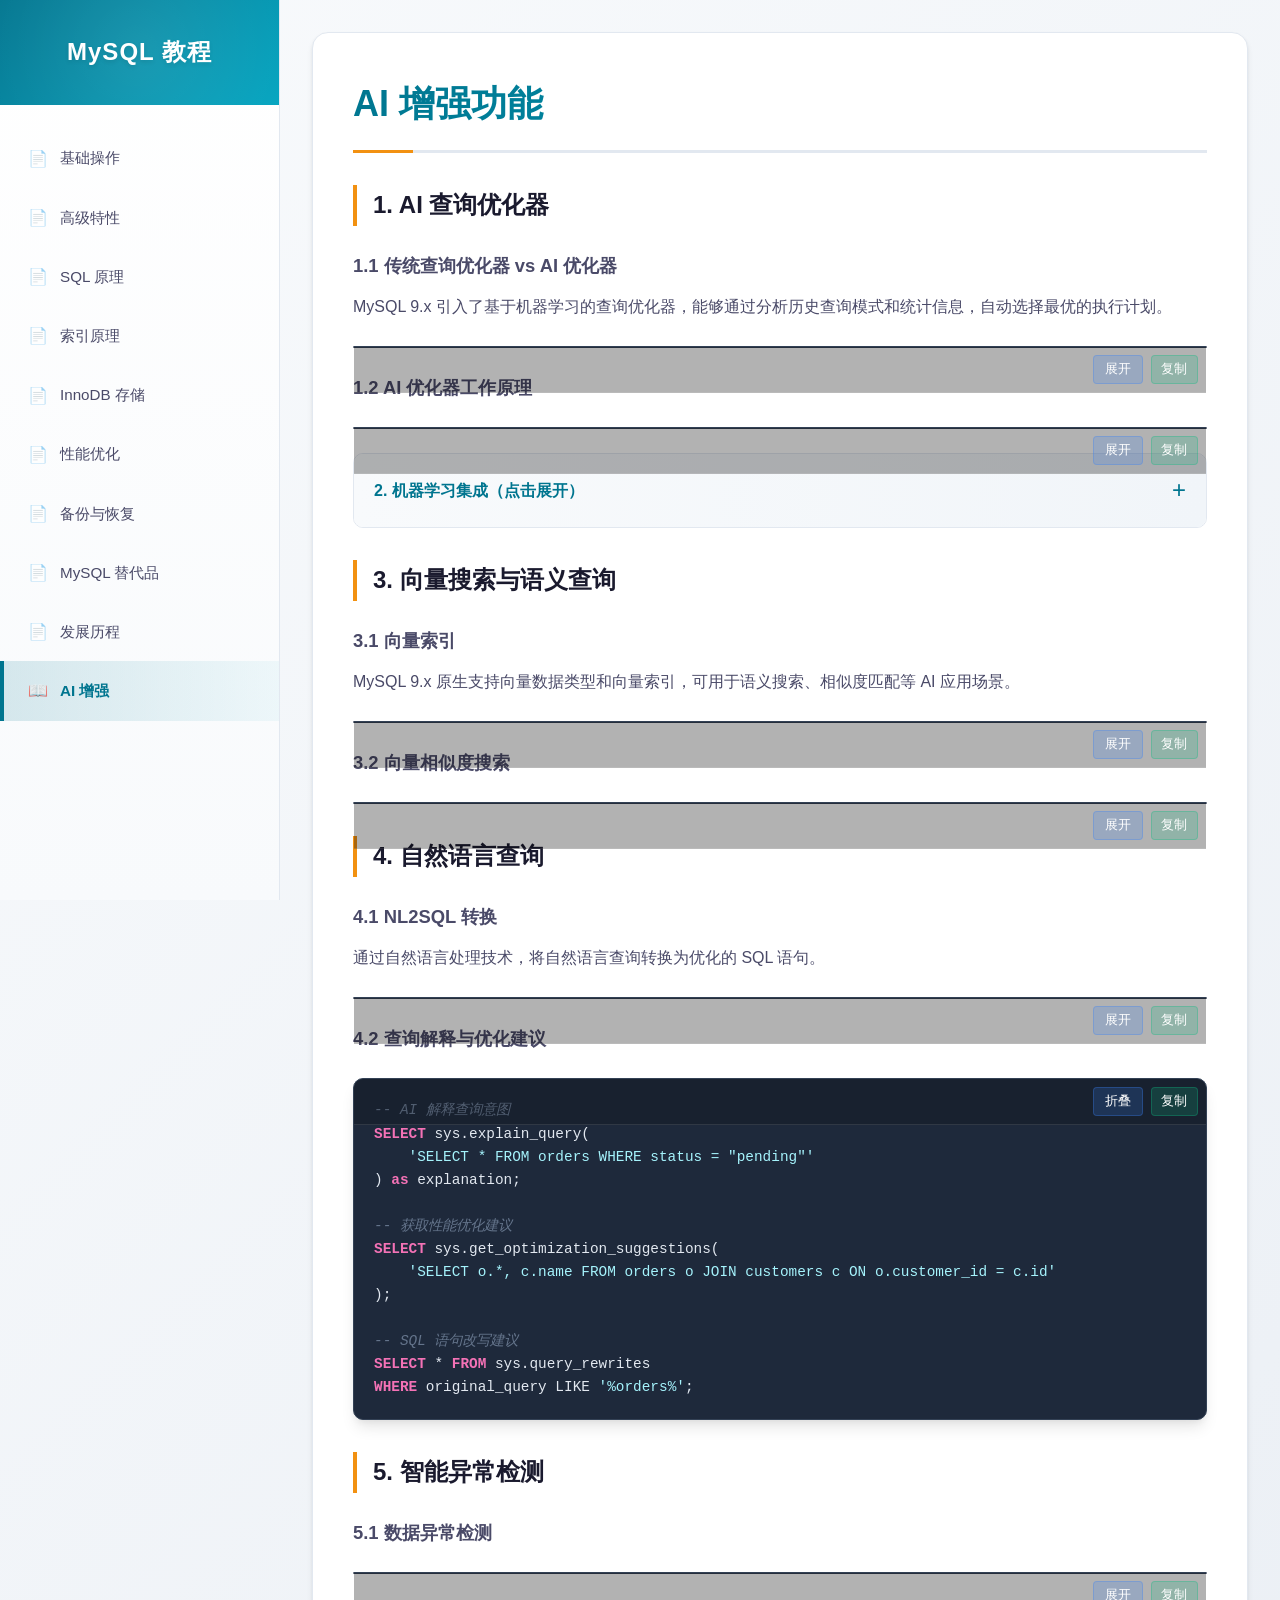
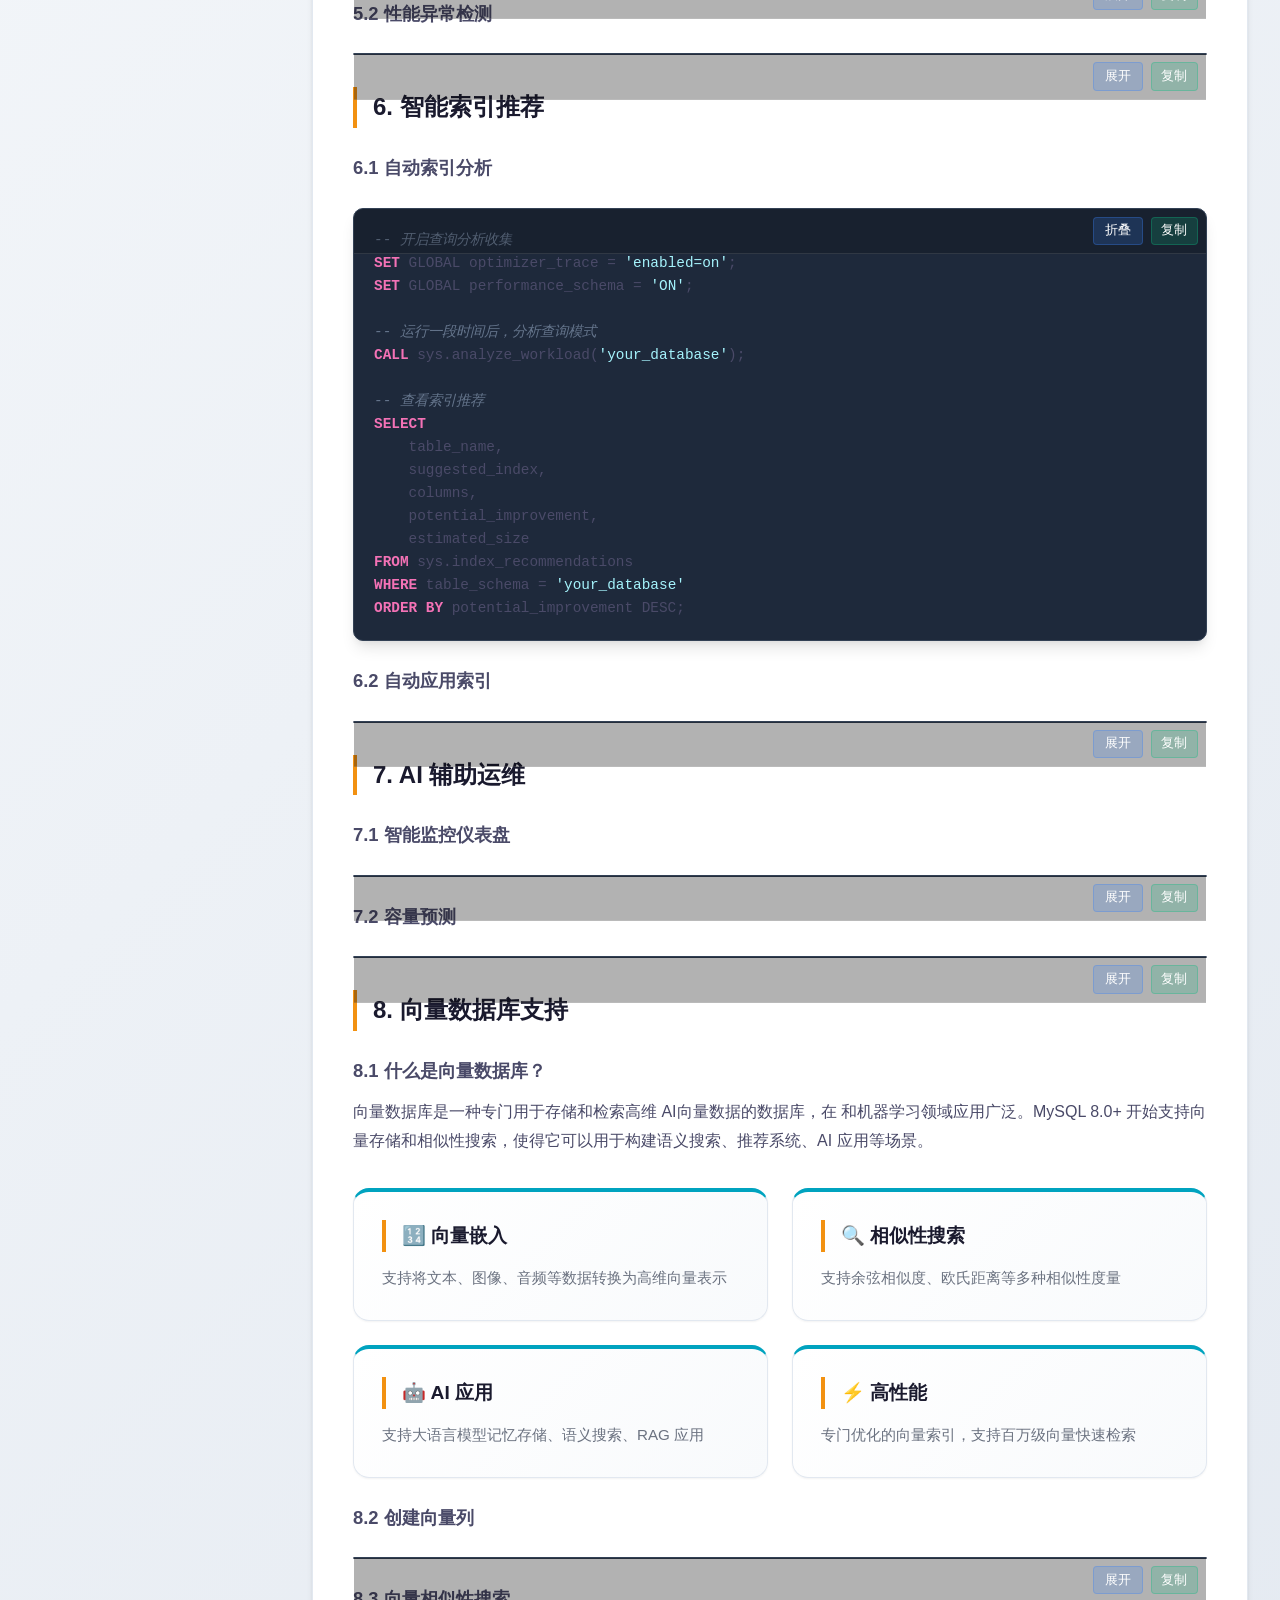
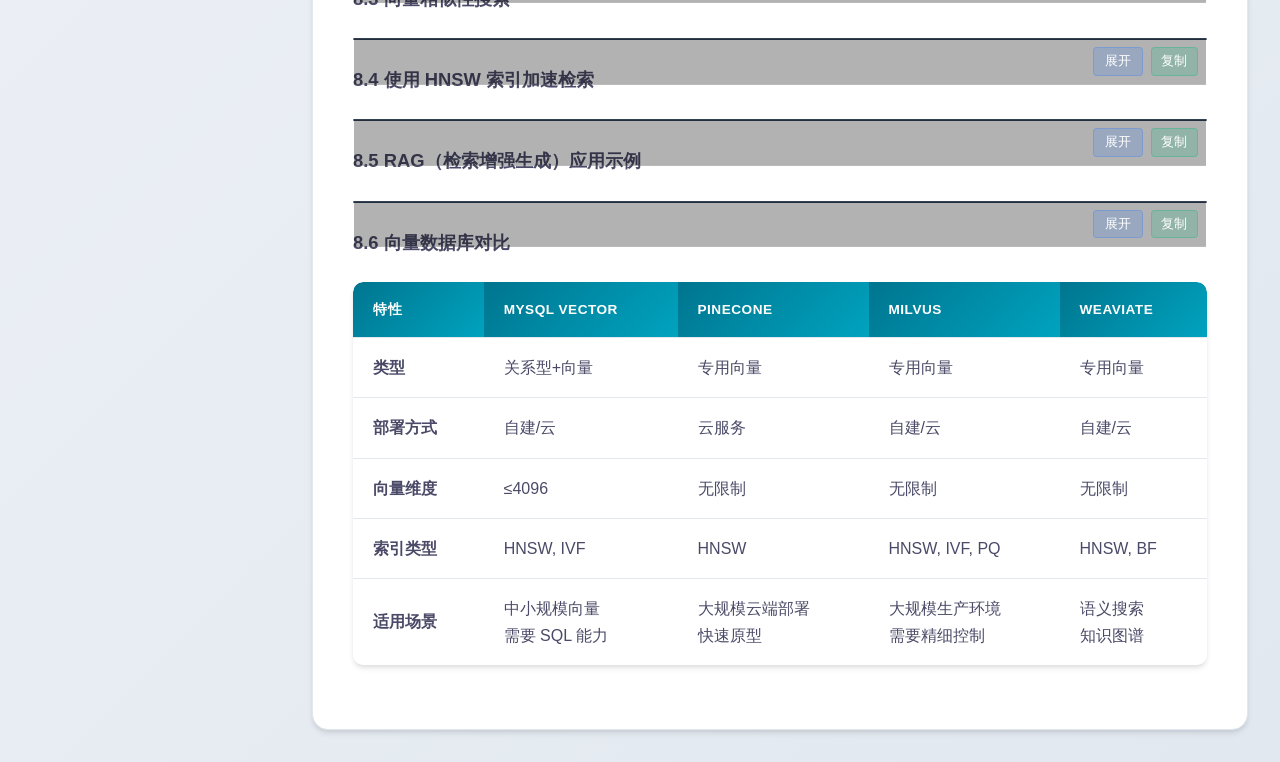
<file: chapters/ai.html>
<!DOCTYPE html>
<html lang="zh-CN">
<head>
    <meta charset="UTF-8">
    <meta name="viewport" content="width=device-width, initial-scale=1.0">
    <title>AI 增强 - MySQL 教程</title>
    <link rel="icon" href="../favicon.ico" type="image/x-icon">
    <link rel="stylesheet" href="../styles.css">
    <script src="../mermaid.min.js"></script>
    <script>
        // Mermaid v10+ 配置
        mermaid.initialize({
            startOnLoad: true,
            theme: 'default',
            securityLevel: 'loose',
            fontFamily: '-apple-system, BlinkMacSystemFont, Segoe UI, Roboto',
            flowchart: {
                useMaxWidth: true,
                htmlLabels: true
            }
        });
    </script>
</head>
<body>
    <!-- 移动导航按钮 -->
    <button class="menu-toggle" aria-label="切换菜单">
        ☰ 菜单
    </button>
    <div class="menu-overlay"></div>
    <div class="layout">
        <aside class="sidebar">
            <div class="sidebar-header">
                <h1><a href="../index.html">MySQL 教程</a></h1>
            </div>
            <nav class="tree-nav">
                <ul class="tree">
                    <li><a href="basics.html">基础操作</a></li>
                    <li><a href="advanced.html">高级特性</a></li>
                    <li><a href="sql-theory.html">SQL 原理</a></li>
                    <li><a href="index-theory.html">索引原理</a></li>
                    <li><a href="innodb-storage.html">InnoDB 存储</a></li>
                    <li><a href="performance.html">性能优化</a></li>
                    <li><a href="backup.html">备份与恢复</a></li>
                    <li><a href="alternatives.html">MySQL 替代品</a></li>
                    <li><a href="history.html">发展历程</a></li>
                    <li class="current"><a href="#">AI 增强</a></li>
                </ul>
            </nav>
        </aside>
        <main class="main-content">
            <section id="ai" class="section">
                <div class="content">
<h2>AI 增强功能</h2>
            <div class="content">
                <h3>1. AI 查询优化器</h3>
                
                <h4>1.1 传统查询优化器 vs AI 优化器</h4>
                <p>MySQL 9.x 引入了基于机器学习的查询优化器，能够通过分析历史查询模式和统计信息，自动选择最优的执行计划。</p>
                <div class="code-block">
                    <pre><code class="sql"><span class="com">-- 传统优化器基于成本模型</span>
<span class="com">-- AI 优化器基于历史数据和预测模型</span>

<span class="com">-- 启用 AI 优化器</span>
<span class="kwd">SET</span> GLOBAL optimizer_switch = <span class="str">'ai_optimization=on'</span>;

<span class="com">-- 查看当前优化器设置</span>
<span class="kwd">SHOW</span> VARIABLES LIKE <span class="str">'optimizer_switch'</span>;

<span class="com">-- 为特定查询启用 AI 优化</span>
<span class="kwd">SELECT</span> /*+ AI_OPTIMIZE */ *
<span class="kwd">FROM</span> orders o
<span class="kwd">JOIN</span> customers c <span class="kwd">ON</span> o.customer_id = c.id
<span class="kwd">WHERE</span> o.created_at > <span class="str">'2024-01-01'</span>
<span class="kwd">ORDER BY</span> o.total_amount DESC
<span class="kwd">LIMIT</span> <span class="num">100</span>;</code></pre>
                </div>

                <h4>1.2 AI 优化器工作原理</h4>
                <div class="code-block">
                    <pre><code class="sql"><span class="com">-- AI 优化器的工作流程：</span>
<span class="com">-- 1. 收集历史查询执行数据</span>
<span class="com">-- 2. 构建查询特征模型</span>
<span class="com">-- 3. 预测不同执行计划的成本</span>
<span class="com">-- 4. 选择最优执行计划</span>

<span class="com">-- 查看 AI 优化器的分析结果</span>
<span class="kwd">SELECT</span> * <span class="kwd">FROM</span> sys.ai_query_analysis
<span class="kwd">WHERE</span> query_time > <span class="func">NOW</span>() - INTERVAL <span class="num">1</span> DAY
<span class="kwd">ORDER BY</span> execution_time DESC;

<span class="com">-- 查看执行计划预测</span>
<span class="kwd">EXPLAIN</span> ANALYZE <span class="kwd">SELECT</span> * <span class="kwd">FROM</span> users <span class="kwd">WHERE</span> age > <span class="num">25</span>;

<span class="com">-- AI 优化的统计信息</span>
<span class="kwd">SELECT</span> * <span class="kwd">FROM</span> sys.ai_optimizer_stats;</code></pre>
                </div>

                <details>
                    <summary>2. 机器学习集成（点击展开）</summary>

                <h4>2.1 内置 ML 模型</h4>
                <p>MySQL 9.x 支持直接在数据库中创建、训练和使用机器学习模型，实现端到端的 ML 工作流。无需将数据导出到外部 ML 平台，在数据库内部即可完成从数据准备到模型部署的全流程。</p>
                
                <div class="comparison-table">
                    <table>
                        <thead>
                            <tr>
                                <th>算法类型</th>
                                <th>支持算法</th>
                                <th>适用场景</th>
                            </tr>
                        </thead>
                        <tbody>
                            <tr>
                                <td><strong>分类</strong></td>
                                <td>逻辑回归、随机森林、梯度提升、XGBoost</td>
                                <td>用户流失预测、欺诈检测、垃圾邮件识别</td>
                            </tr>
                            <tr>
                                <td><strong>回归</strong></td>
                                <td>线性回归、岭回归、随机森林回归</td>
                                <td>销量预测、价格预测、评分预测</td>
                            </tr>
                            <tr>
                                <td><strong>聚类</strong></td>
                                <td>K-Means、DBSCAN、高斯混合模型</td>
                                <td>用户分群、异常检测、文档分类</td>
                            </tr>
                            <tr>
                                <td><strong>推荐</strong></td>
                                <td>协同过滤、矩阵分解</td>
                                <td>商品推荐、内容推荐、用户相似度</td>
                            </tr>
                            <tr>
                                <td><strong>时间序列</strong></td>
                                <td>ARIMA、Prophet、LSTM</td>
                                <td>需求预测、趋势分析、异常检测</td>
                            </tr>
                        </tbody>
                    </table>
                </div>
                
                <pre class="mermaid">
flowchart LR
    subgraph 数据准备
        A[原始数据] --> B[数据清洗]
        B --> C[特征工程]
        C --> D[训练数据]
    end
    
    subgraph 模型训练
        D --> E[选择算法]
        E --> F[超参数调优]
        F --> G[交叉验证]
        G --> H[模型训练]
    end
    
    subgraph 模型评估
        H --> I[模型评估]
        I --> J{评估通过?}
    end
    
    subgraph 部署预测
        J -->|是| K[部署上线]
        K --> L[实时预测]
        L --> M[业务应用]
    end
    
    J -->|否| E
    
    style A fill:#e3f2fd,stroke:#1565c0
    style H fill:#c8e6c9,stroke:#2e7d32
    style K fill:#fff3e0,stroke:#e65100
    style M fill:#e1f5fe,stroke:#01579b
</pre>
                
                <div class="code-block">
                    <pre><code class="sql"><span class="com">-- 查看支持的 ML 算法</span>
<span class="kwd">SELECT</span> * <span class="kwd">FROM</span> sys.ml_available_algorithms;

<span class="com">-- 创建训练数据表</span>
<span class="kwd">CREATE</span> <span class="kwd">TABLE</span> customer_features (
    customer_id <span class="kwd">INT PRIMARY KEY</span>,
    age <span class="kwd">INT</span>,
    income <span class="kwd">DECIMAL</span>(<span class="num">10</span>,<span class="num">2</span>),
    purchase_frequency <span class="kwd">INT</span>,
    avg_order_value <span class="kwd">DECIMAL</span>(<span class="num">10</span>,<span class="num">2</span>),
    days_since_last_purchase <span class="kwd">INT</span>,
    total_orders <span class="kwd">INT</span>,
    avg_review_score <span class="kwd">DECIMAL</span>(<span class="num">3</span>,<span class="num">2</span>),
    churn_label <span class="kwd">TINYINT</span>
);

<span class="com">-- 特征工程：创建衍生特征</span>
<span class="kwd">ALTER</span> <span class="kwd">TABLE</span> customer_features
ADD COLUMN customer_lifetime_value <span class="kwd">DECIMAL</span>(<span class="num">10</span>,<span class="num">2</span>)
GENERATED ALWAYS <span class="kwd">AS</span> (total_orders * avg_order_value);

<span class="com">-- 创建机器学习模型 - 梯度提升分类器</span>
<span class="kwd">CREATE</span> ML <span class="kwd">MODEL</span> customer_churn_model
<span class="kwd">FROM</span> customer_features
FEATURES (age, income, purchase_frequency, avg_order_value, days_since_last_purchase, total_orders, avg_review_score, customer_lifetime_value)
TARGET (churn_label)
ALGORITHM <span class="str">'gradient_boosting'</span>
OPTIONS (
    n_estimators = <span class="num">100</span>,
    max_depth = <span class="num">5</span>,
    learning_rate = <span class="num">0.1</span>,
    min_samples_split = <span class="num">20</span>,
    test_size = <span class="num">0.2</span>
);</code></pre>
                </div>
                
                <h4>2.2 模型预测</h4>
                <p>训练完成的模型可直接用于预测，支持实时预测和批量预测两种模式。</p>
                
                <pre class="mermaid">
flowchart TD
    subgraph 实时预测流程
        A[前端请求] --> B[API网关]
        B --> C[提取特征]
        C --> D[ML模型推理]
        D --> E[返回预测结果]
        E --> F[业务处理]
    end
    
    subgraph 批量预测流程
        G[定时任务] --> H[批量数据]
        H --> I[分批处理]
        I --> J[批量推理]
        J --> K[结果存储]
        K --> L[报表生成]
    end
    
    style D fill:#c8e6c9,stroke:#2e7d32
    style J fill:#fff3e0,stroke:#e65100
</pre>
                
                <div class="code-block">
                    <pre><code class="sql"><span class="com">-- 实时预测：单个用户流失概率</span>
<span class="kwd">SELECT</span> 
    customer_id,
    age,
    income,
    <span class="func">PREDICT</span>(customer_churn_model <span class="kwd">USING</span> 
        age = <span class="num">35</span>,
        income = <span class="num">50000</span>,
        purchase_frequency = <span class="num">12</span>,
        avg_order_value = <span class="num">150.00</span>,
        days_since_last_purchase = <span class="num">15</span>,
        total_orders = <span class="num">50</span>,
        avg_review_score = <span class="num">4.5</span>
    ) <span class="kwd">as</span> churn_probability;

<span class="com">-- 批量预测：对所有未标记用户进行预测</span>
<span class="kwd">SELECT</span> 
    customer_id,
    <span class="func">PREDICT</span>(customer_churn_model <span class="kwd">USING</span> 
        age, income, purchase_frequency, avg_order_value, 
        days_since_last_purchase, total_orders, avg_review_score
    ) <span class="kwd">as</span> churn_probability,
    <span class="kwd">CASE</span>
        WHEN <span class="func">PREDICT</span>(customer_churn_model <span class="kwd">USING</span> 
            age, income, purchase_frequency, avg_order_value, 
            days_since_last_purchase, total_orders, avg_review_score) > <span class="num">0.7</span> 
        THEN <span class="str">'高风险'</span>
        WHEN <span class="func">PREDICT</span>(customer_churn_model <span class="kwd">USING</span> 
            age, income, purchase_frequency, avg_order_value, 
            days_since_last_purchase, total_orders, avg_review_score) > <span class="num">0.3</span> 
        THEN <span class="str">'中风险'</span>
        <span class="kwd">ELSE</span> <span class="str">'低风险'</span>
    <span class="kwd">END</span> <span class="kwd">as</span> risk_level
<span class="kwd">FROM</span> customer_features
<span class="kwd">WHERE</span> churn_label <span class="kwd">IS</span> NULL;

<span class="com">-- 创建预测结果表</span>
<span class="kwd">CREATE</span> <span class="kwd">TABLE</span> churn_predictions (
    customer_id <span class="kwd">INT PRIMARY KEY</span>,
    predicted_churn_probability <span class="kwd">DECIMAL</span>(<span class="num">5</span>,<span class="num">4</span>),
    risk_level <span class="type">VARCHAR</span>(<span class="num">20</span>),
    predicted_at <span class="type">TIMESTAMP</span> <span class="kwd">DEFAULT</span> <span class="kwd">CURRENT_TIMESTAMP</span>,
    <span class="kwd">FOREIGN KEY</span> (customer_id) <span class="kwd">REFERENCES</span> customer_features(customer_id)
);

<span class="com">-- 批量预测并存储结果</span>
INSERT <span class="kwd">INTO</span> churn_predictions (customer_id, predicted_churn_probability, risk_level)
<span class="kwd">SELECT</span> 
    customer_id,
    <span class="func">PREDICT</span>(customer_churn_model <span class="kwd">USING</span> 
        age, income, purchase_frequency, avg_order_value, 
        days_since_last_purchase, total_orders, avg_review_score
    ) <span class="kwd">as</span> prob,
    <span class="kwd">CASE</span>
        WHEN prob > <span class="num">0.7</span> THEN <span class="str">'高风险'</span>
        WHEN prob > <span class="num">0.3</span> THEN <span class="str">'中风险'</span>
        <span class="kwd">ELSE</span> <span class="str">'低风险'</span>
    <span class="kwd">END</span>
<span class="kwd">FROM</span> customer_features
<span class="kwd">WHERE</span> churn_label <span class="kwd">IS</span> NULL;</code></pre>
                </div>
                
                <h4>2.3 模型评估与优化</h4>
                <p>MySQL 提供了丰富的模型评估指标，帮助您了解模型性能并进行针对性优化。</p>
                
                <div class="comparison-table">
                    <table>
                        <thead>
                            <tr>
                                <th>指标</th>
                                <th>说明</th>
                                <th>适用场景</th>
                            </tr>
                        </thead>
                        <tbody>
                            <tr>
                                <td>Accuracy</td>
                                <td>准确率 - 正确预测的比例</td>
                                <td>数据平衡的分类问题</td>
                            </tr>
                            <tr>
                                <td>Precision</td>
                                <td>精确率 - 预测为正的样本中实际为正的比例</td>
                                <td>误报代价高的场景</td>
                            </tr>
                            <tr>
                                <td>Recall</td>
                                <td>召回率 - 实际为正的样本中被正确预测的比例</td>
                                <td>漏报代价高的场景</td>
                            </tr>
                            <tr>
                                <td>F1-Score</td>
                                <td>精确率和召回率的调和平均</td>
                                <td>数据不平衡的分类问题</td>
                            </tr>
                            <tr>
                                <td>AUC-ROC</td>
                                <td>ROC曲线下面积，衡量分类器区分能力</td>
                                <td>二分类问题的通用评估</td>
                            </tr>
                            <tr>
                                <td>MSE/RMSE</td>
                                <td>均方误差/均方根误差</td>
                                <td>回归问题</td>
                            </tr>
                            <tr>
                                <td>MAE</td>
                                <td>平均绝对误差</td>
                                <td>回归问题，对异常值不敏感</td>
                            </tr>
                        </tbody>
                    </table>
                </div>
                
                <div class="code-block">
                    <pre><code class="sql"><span class="com">-- 查看模型评估指标</span>
<span class="kwd">SELECT</span> * <span class="kwd">FROM</span> sys.ml_model_evaluation
<span class="kwd">WHERE</span> model_name = <span class="str">'customer_churn_model'</span>;

<span class="com">-- 模型评估结果示例输出：</span>
<span class="com">-- +------------------+-------------+-------------+------------+</span>
<span class="com">-- | metric           | value       | train_score | test_score |</span>
<span class="com">-- +------------------+-------------+-------------+------------+</span>
<span class="com">-- | accuracy         | 0.9234      | 0.9567      | 0.9234     |</span>
<span class="com">-- | precision        | 0.8912      | 0.9456      | 0.8912     |</span>
<span class="com">-- | recall           | 0.8678      | 0.9234      | 0.8678     |</span>
<span class="com">-- | f1_score         | 0.8793      | 0.9344      | 0.8793     |</span>
<span class="com">-- | auc_roc          | 0.9456      | 0.9876      | 0.9456     |</span>
<span class="com">-- +------------------+-------------+-------------+------------+</span>

<span class="com">-- 查看混淆矩阵</span>
<span class="kwd">SELECT</span> * <span class="kwd">FROM</span> sys.ml_confusion_matrix
<span class="kwd">WHERE</span> model_name = <span class="str">'customer_churn_model'</span>;

<span class="com">-- 查看特征重要性</span>
<span class="kwd">SELECT</span> feature_name, importance_score
<span class="kwd">FROM</span> sys.ml_feature_importance
<span class="kwd">WHERE</span> model_name = <span class="str">'customer_churn_model'</span>
<span class="kwd">ORDER BY</span> importance_score DESC;

<span class="com">-- 特征重要性示例：</span>
<span class="com">-- +-----------------------------+------------------+</span>
<span class="com">-- | feature_name                | importance_score |</span>
<span class="com">-- +-----------------------------+------------------+</span>
<span class="com">-- | days_since_last_purchase   | 0.3245          |</span>
<span class="com">-- | purchase_frequency         | 0.2876          |</span>
<span class="com">-- | avg_order_value            | 0.1987          |</span>
<span class="com">-- | total_orders               | 0.1234          |</span>
<span class="com">-- | age                        | 0.0456          |</span>
<span class="com">-- | income                     | 0.0202          |</span>
<span class="com">-- +-----------------------------+------------------+</span>

<span class="com">-- 超参数调优</span>
<span class="kwd">CREATE</span> ML <span class="kwd">MODEL</span> customer_churn_tuned
<span class="kwd">FROM</span> customer_features
FEATURES (age, income, purchase_frequency, avg_order_value, days_since_last_purchase, total_orders)
TARGET (churn_label)
ALGORITHM <span class="str">'gradient_boosting'</span>
OPTIONS (
    n_estimators = <span class="num">200</span>,
    max_depth = <span class="num">7</span>,
    learning_rate = <span class="num">0.05</span>,
    min_samples_split = <span class="num">10</span>,
    min_samples_leaf = <span class="num">5</span>,
    subsample = <span class="num">0.8</span>,
    colsample_bytree = <span class="num">0.8</span>,
    grid_search = TRUE,    <span class="com">-- 启用网格搜索调优</span>
    cv_folds = <span class="num">5</span>          <span class="com">-- 5折交叉验证</span>
);</code></pre>
                </div>
                
                <h4>2.4 实际应用案例</h4>
                <div class="code-block">
                    <pre><code class="sql"><span class="com">-- 案例1：电商用户流失预警系统</span>
<span class="com">-- 创建用户行为特征表</span>
<span class="kwd">CREATE</span> <span class="kwd">TABLE</span> user_behavior_features (
    user_id <span class="kwd">INT PRIMARY KEY</span>,
    registration_date <span class="type">DATE</span>,
    last_login_date <span class="type">DATE</span>,
    total_login_days <span class="kwd">INT</span>,
    avg_session_duration <span class="kwd">DECIMAL</span>(<span class="num">10</span>,<span class="num">2</span>),
    browse_count <span class="kwd">INT</span>,
    cart_add_count <span class="kwd">INT</span>,
    purchase_count <span class="kwd">INT</span>,
    wishlist_count <span class="kwd">INT</span>,
    review_count <span class="kwd">INT</span>,
    avg_rating_given <span class="kwd">DECIMAL</span>(<span class="num">3</span>,<span class="num">2</span>),
    coupon_usage_count <span class="kwd">INT</span>,
    referral_count <span class="kwd">INT</span>,
    support_ticket_count <span class="kwd">INT</span>,
    is_churned <span class="kwd">TINYINT</span>  <span class="com">-- 目标变量：1=流失</span>
);

<span class="com">-- 训练流失预测模型</span>
<span class="kwd">CREATE</span> ML <span class="kwd">MODEL</span> churn_prediction_model
<span class="kwd">FROM</span> user_behavior_features
FEATURES (
    DATEDIFF(NOW(), registration_date),
    DATEDIFF(NOW(), last_login_date),
    total_login_days,
    avg_session_duration,
    browse_count,
    cart_add_count,
    purchase_count,
    wishlist_count,
    review_count,
    avg_rating_given,
    coupon_usage_count,
    referral_count,
    support_ticket_count
)
TARGET (is_churned)
ALGORITHM <span class="str">'random_forest'</span>
OPTIONS (n_estimators = <span class="num">150</span>, max_depth = <span class="num">10</span>);

<span class="com">-- 实时预测高风险用户</span>
<span class="kwd">SELECT</span> 
    user_id,
    <span class="func">PREDICT</span>(churn_prediction_model <span class="kwd">USING</span>
        DATEDIFF(NOW(), registration_date) = <span class="num">90</span>,
        DATEDIFF(NOW(), last_login_date) = <span class="num">15</span>,
        total_login_days = <span class="num">25</span>,
        avg_session_duration = <span class="num">1800</span>,
        browse_count = <span class="num">50</span>,
        cart_add_count = <span class="num">10</span>,
        purchase_count = <span class="num">3</span>,
        wishlist_count = <span class="num">8</span>,
        review_count = <span class="num">2</span>,
        avg_rating_given = <span class="num">4.5</span>,
 = <span class="num">5        coupon_usage_count</span>,
        referral_count = <span class="num">1</span>,
        support_ticket_count = <span class="num">0</span>
    ) <span class="kwd">as</span> churn_risk
<span class="kwd">FROM</span> user_behavior_features
<span class="kwd">WHERE</span> is_churned <span class="kwd">IS</span> NULL
<span class="kwd">ORDER BY</span> churn_risk DESC
<span class="kwd">LIMIT</span> <span class="num">100</span>;</code></pre>
                </div>
                
                <div class="code-block">
                    <pre><code class="sql"><span class="com">-- 案例2：商品销量预测</span>
<span class="kwd">CREATE</span> <span class="kwd">TABLE</span> sales_data (
    product_id <span class="kwd">INT</span>,
    date <span class="type">DATE</span>,
    unit_price <span class="kwd">DECIMAL</span>(<span class="num">10</span>,<span class="num">2</span>),
    discount_rate <span class="kwd">DECIMAL</span>(<span class="num">5</span>,<span class="num">4</span>),
    advertising_budget <span class="kwd">DECIMAL</span>(<span class="num">10</span>,<span class="num">2</span>),
    competitor_price <span class="kwd">DECIMAL</span>(<span class="num">10</span>,<span class="num">2</span>),
    holiday_flag <span class="kwd">TINYINT</span>,
    season <span class="type">VARCHAR</span>(<span class="num">20</span>),
    quantity_sold <span class="kwd">INT</span>
);

<span class="com">-- 训练销量预测模型</span>
<span class="kwd">CREATE</span> ML <span class="kwd">MODEL</span> sales_forecast_model
<span class="kwd">FROM</span> sales_data
FEATURES (unit_price, discount_rate, advertising_budget, competitor_price, holiday_flag)
TARGET (quantity_sold)
ALGORITHM <span class="str">'linear_regression'</span>;

<span class="com">-- 预测未来销量</span>
<span class="kwd">SELECT</span> 
    product_id,
    <span class="func">PREDICT</span>(sales_forecast_model <span class="kwd">USING</span>
        unit_price = <span class="num">99.00</span>,
        discount_rate = <span class="num">0.15</span>,
        advertising_budget = <span class="num">5000</span>,
        competitor_price = <span class="num">109.00</span>,
        holiday_flag = <span class="num">1</span>
    ) <span class="kwd">as</span> predicted_sales
<span class="kwd">FROM</span> sales_data
<span class="kwd">GROUP BY</span> product_id
<span class="kwd">ORDER BY</span> predicted_sales DESC;</code></pre>
                </div>
                
                <h4>2.5 模型管理</h4>
                <div class="code-block">
                    <pre><code class="sql"><span class="com">-- 查看所有模型</span>
<span class="kwd">SELECT</span> * <span class="kwd">FROM</span> sys.ml_models;

<span class="com">-- 模型列表输出示例：</span>
<span class="com">-- +---------------------------+----------------+----------------+----------------+</span>
<span class="com">-- | model_name                | algorithm      | created_at     | status         |</span>
<span class="com">-- +---------------------------+----------------+----------------+----------------+</span>
<span class="com">-- | customer_churn_model      | gradient_boost | 2024-01-15    | ready          |</span>
<span class="com">-- | sales_forecast_model      | linear_reg     | 2024-01-20    | ready          |</span>
<span class="com">-- | user_clustering_model     | kmeans         | 2024-01-25    | training       |</span>
<span class="com">-- +---------------------------+----------------+----------------+----------------+</span>

<span class="com">-- 查看模型详细信息</span>
<span class="kwd">DESCRIBE</span> ML <span class="kwd">MODEL</span> customer_churn_model;

<span class="com">-- 模型版本管理</span>
<span class="kwd">ALTER</span> ML <span class="kwd">MODEL</span> customer_churn_model
RETRAIN <span class="kwd">FROM</span> customer_features
FEATURES (age, income, purchase_frequency, avg_order_value, days_since_last_purchase)
TARGET (churn_label);

<span class="com">-- 回滚到之前的版本</span>
<span class="kwd">ALTER</span> ML <span class="kwd">MODEL</span> customer_churn_model
VERSION TO <span class="str">'v1'</span>;

<span class="com">-- 导出模型用于部署</span>
<span class="kwd">EXPORT</span> ML <span class="kwd">MODEL</span> customer_churn_model
<span class="kwd">TO</span> <span class="str">'/backup/models/'</span>
FORMAT <span class="str">'onnx'</span>;

<span class="com">-- 导入外部训练的模型</span>
<span class="kwd">IMPORT</span> ML <span class="kwd">MODEL</span> customer_churn_model_v2
<span class="kwd">FROM</span> <span class="str">'/backup/models/external_model.onnx'</span>;

<span class="com">-- 删除模型</span>
<span class="kwd">DROP</span> ML <span class="kwd">MODEL</span> customer_churn_model;

<span class="com">-- 模型权限管理</span>
<span class="kwd">GRANT</span> ML <span class="kwd">MODEL</span> <span class="str">'customer_churn_model'</span> <span class="kwd">TO</span> <span class="str">'data scientist'</span>@<span class="str">'%'</span>;
<span class="kwd">REVOKE</span> ML <span class="kwd">MODEL</span> <span class="str">'customer_churn_model'</span> <span class="kwd">FROM</span> <span class="str">'readonly_user'</span>@<span class="str">'%'</span>;</code></pre>
                </div>
                
                <h4>2.6 常见问题和最佳实践</h4>
                <div class="code-block">
                    <pre><code class="sql"><span class="com">-- 最佳实践1：数据质量保证</span>
<span class="com">-- 检查缺失值</span>
<span class="kwd">SELECT</span> 
    <span class="func">COUNT</span>(*) <span class="kwd">as</span> total_rows,
    <span class="func">SUM</span>(CASE <span class="kwd">WHEN</span> age <span class="kwd">IS</span> NULL THEN <span class="num">1</span> <span class="kwd">ELSE</span> <span class="num">0</span> <span class="kwd">END</span>) <span class="kwd">as</span> missing_age,
    <span class="func">SUM</span>(CASE <span class="kwd">WHEN</span> income <span class="kwd">IS</span> NULL THEN <span class="num">1</span> <span class="kwd">ELSE</span> <span class="num">0</span> <span class="kwd">END</span>) <span class="kwd">as</span> missing_income
<span class="kwd">FROM</span> customer_features;

<span class="com">-- 处理缺失值：填充默认值</span>
<span class="kwd">CREATE</span> <span class="kwd">VIEW</span> customer_features_clean <span class="kwd">AS</span>
<span class="kwd">SELECT</span>
    customer_id,
    <span class="func">COALESCE</span>(age, <span class="func">AVG</span>(age) OVER()) <span class="kwd">as</span> age,
    <span class="func">COALESCE</span>(income, <span class="func">MEDIAN</span>(income) OVER()) <span class="kwd">as</span> income
<span class="kwd">FROM</span> customer_features;

<span class="com">-- 最佳实践2：特征标准化</span>
<span class="com">-- 标准化数值特征</span>
<span class="kwd">CREATE</span> <span class="kwd">VIEW</span> customer_features_scaled <span class="kwd">AS</span>
<span class="kwd">SELECT</span>
    customer_id,
    (age - <span class="func">AVG</span>(age) OVER()) / <span class="func">STDDEV</span>(age) OVER() <span class="kwd">as</span> age_scaled,
    (income - <span class="func">AVG</span>(income) OVER()) / <span class="func">STDDEV</span>(income) OVER() <span class="kwd">as</span> income_scaled
<span class="kwd">FROM</span> customer_features;

<span class="com">-- 最佳实践3：防止过拟合</span>
<span class="com">-- 使用交叉验证和早停</span>
<span class="kwd">CREATE</span> ML <span class="kwd">MODEL</span> customer_churn_balanced
<span class="kwd">FROM</span> customer_features
FEATURES (age, income, purchase_frequency, avg_order_value)
TARGET (churn_label)
ALGORITHM <span class="str">'gradient_boosting'</span>
OPTIONS (
    n_estimators = <span class="num">100</span>,
    early_stopping_rounds = <span class="num">10</span>,  <span class="com">-- 早停</span>
    validation_fraction = <span class="num">0.1</span>,    <span class="com">-- 验证集比例</span>
    n_iter_no_change = <span class="num">5</span>          <span class="com">-- 连续5次不改善则停止</span>
);

<span class="com">-- 最佳实践4：模型监控</span>
<span class="kwd">CREATE</span> <span class="kwd">TABLE</span> model_performance_log (
    model_name <span class="type">VARCHAR</span>(<span class="num">100</span>),
    evaluation_date <span class="type">DATE</span>,
    accuracy <span class="kwd">DECIMAL</span>(<span class="num">5</span>,<span class="num">4</span>),
    precision_score <span class="kwd">DECIMAL</span>(<span class="num">5</span>,<span class="num">4</span>),
    recall <span class="kwd">DECIMAL</span>(<span class="num">5</span>,<span class="num">4</span>),
    f1_score <span class="kwd">DECIMAL</span>(<span class="num">5</span>,<span class="num">4</span>),
    sample_size <span class="kwd">INT</span>
);

<span class="com">-- 定期记录模型性能</span>
INSERT <span class="kwd">INTO</span> model_performance_log
<span class="kwd">SELECT</span> 
    <span class="str">'customer_churn_model'</span>,
    <span class="func">CURDATE</span>(),
    accuracy,
    precision,
    recall,
    f1_score,
    sample_size
<span class="kwd">FROM</span> sys.ml_model_evaluation
<span class="kwd">WHERE</span> model_name = <span class="str">'customer_churn_model'</span>;</code></pre>
                </div>
                </details>

                <h3>3. 向量搜索与语义查询</h3>
                
                <h4>3.1 向量索引</h4>
                <p>MySQL 9.x 原生支持向量数据类型和向量索引，可用于语义搜索、相似度匹配等 AI 应用场景。</p>
                <div class="code-block">
                    <pre><code class="sql"><span class="com">-- 创建包含向量列的表</span>
<span class="kwd">CREATE</span> <span class="kwd">TABLE</span> documents (
    id <span class="kwd">INT PRIMARY KEY</span>,
    title <span class="type">VARCHAR</span>(<span class="num">255</span>),
    content <span class="type">TEXT</span>,
    embedding <span class="type">VECTOR</span>(<span class="num">768</span>),  <span class="com">-- 768维向量（支持 BERT 等模型）</span>
    <span class="kwd">INDEX</span> idx_embedding (embedding) <span class="kwd">USING</span> HNSW
);

<span class="com">-- 插入带向量的数据</span>
<span class="kwd">INSERT</span> <span class="kwd">INTO</span> documents (id, title, content, embedding)
<span class="kwd">VALUES</span> (
    <span class="num">1</span>, 
    <span class="str">'MySQL 教程'</span>, 
    <span class="str">'MySQL 是一种关系型数据库管理系统...'</span>,
    <span class="str">'[0.12, -0.34, 0.56, ...]'</span>  <span class="com">-- 实际使用 embedding 生成工具</span>
);

<span class="com">-- 创建向量索引（HNSW 算法）</span>
<span class="kwd">ALTER</span> <span class="kwd">TABLE</span> documents 
ADD <span class="kwd">INDEX</span> idx_vector (embedding) <span class="kwd">USING</span> HNSW
OPTIONS (m = <span class="num">16</span>, ef_construction = <span class="num">200</span>);</code></pre>
                </div>

                <h4>3.2 向量相似度搜索</h4>
                <div class="code-block">
                    <pre><code class="sql"><span class="com">-- 向量距离计算函数：</span>
<span class="com">-- VECTOR_DISTANCE(v1, v2, 'cosine') - 余弦相似度</span>
<span class="com">-- VECTOR_DISTANCE(v1, v2, 'euclidean') - 欧氏距离</span>
<span class="com">-- VECTOR_DISTANCE(v1, v2, 'dot_product') - 点积</span>

<span class="com">-- 查找最相似的文档</span>
<span class="kwd">SELECT</span> id, title, 
    <span class="func">VECTOR_DISTANCE</span>(embedding, <span class="str">'[0.12, -0.34, 0.56, ...]'</span>, <span class="str">'cosine'</span>) <span class="kwd">as</span> distance
<span class="kwd">FROM</span> documents
<span class="kwd">ORDER BY</span> distance
<span class="kwd">LIMIT</span> <span class="num">5</span>;

<span class="com">-- 使用向量索引加速搜索（近似最近邻）</span>
<span class="kwd">SELECT</span> id, title,
    <span class="func">VECTOR_DISTANCE</span>(embedding, <span class="str">'[query_vector]'</span>, <span class="str">'cosine'</span>) <span class="kwd">as</span> distance
<span class="kwd">FROM</span> documents
<span class="kwd">ORDER BY</span> distance
<span class="kwd">LIMIT</span> <span class="num">10</span>;

<span class="com">-- 过滤条件 + 向量搜索</span>
<span class="kwd">SELECT</span> id, title
<span class="kwd">FROM</span> documents
<span class="kwd">WHERE</span> category = <span class="str">'数据库'</span>
<span class="kwd">ORDER BY</span> <span class="func">VECTOR_DISTANCE</span>(embedding, <span class="str">'[query_vector]'</span>, <span class="str">'cosine'</span>)
<span class="kwd">LIMIT</span> <span class="num">5</span>;</code></pre>
                </div>

                <h3>4. 自然语言查询</h3>
                
                <h4>4.1 NL2SQL 转换</h4>
                <p>通过自然语言处理技术，将自然语言查询转换为优化的 SQL 语句。</p>
                <div class="code-block">
                    <pre><code class="sql"><span class="com">-- 使用自然语言查询</span>
<span class="kwd">CALL</span> sys.natural_language_query(
    <span class="str">'查找2024年销售额超过10000元的客户'</span>
);

<span class="com">-- AI 生成的 SQL 示例：</span>
<span class="com">-- SELECT c.name, SUM(o.total_amount) as total_sales</span>
<span class="com">-- FROM customers c</span>
<span class="com">-- JOIN orders o ON c.id = o.customer_id</span>
<span class="com">-- WHERE YEAR(o.order_date) = 2024</span>
<span class="com">-- GROUP BY c.id, c.name</span>
<span class="com">-- HAVING SUM(o.total_amount) > 10000</span>

<span class="com">-- 自然语言查询复杂问题</span>
<span class="kwd">SELECT</span> <span class="func">NL</span>(<span class="str">'哪些产品的月销量呈下降趋势？'</span>);

<span class="com">-- 查看历史自然语言查询</span>
<span class="kwd">SELECT</span> * <span class="kwd">FROM</span> sys.nl_query_history
<span class="kwd">ORDER BY</span> query_time DESC
<span class="kwd">LIMIT</span> <span class="num">20</span>;</code></pre>
                </div>

                <h4>4.2 查询解释与优化建议</h4>
                <div class="code-block">
                    <pre><code class="sql"><span class="com">-- AI 解释查询意图</span>
<span class="kwd">SELECT</span> sys.explain_query(
    <span class="str">'SELECT * FROM orders WHERE status = "pending"'</span>
) <span class="kwd">as</span> explanation;

<span class="com">-- 获取性能优化建议</span>
<span class="kwd">SELECT</span> sys.get_optimization_suggestions(
    <span class="str">'SELECT o.*, c.name FROM orders o JOIN customers c ON o.customer_id = c.id'</span>
);

<span class="com">-- SQL 语句改写建议</span>
<span class="kwd">SELECT</span> * <span class="kwd">FROM</span> sys.query_rewrites
<span class="kwd">WHERE</span> original_query LIKE <span class="str">'%orders%'</span>;</code></pre>
                </div>

                <h3>5. 智能异常检测</h3>
                
                <h4>5.1 数据异常检测</h4>
                <div class="code-block">
                    <pre><code class="sql"><span class="com">-- 配置异常检测</span>
<span class="kwd">CREATE</span> <span class="kwd">TABLE</span> anomaly_detection_config (
    table_name <span class="type">VARCHAR</span>(<span class="num">64</span>),
    column_name <span class="type">VARCHAR</span>(<span class="num">64</span>),
    detection_method <span class="type">VARCHAR</span>(<span class="num">20</span>),  <span class="com">-- 'statistical', 'ml', 'isolation_forest'</span>
    sensitivity <span class="kwd">DECIMAL</span>(<span class="num">3</span>,<span class="num">2</span>)  <span class="com">-- 0.0-1.0</span>
);

<span class="com">-- 为用户表启用异常检测</span>
<span class="kwd">INSERT</span> <span class="kwd">INTO</span> anomaly_detection_config
<span class="kwd">VALUES</span> (<span class="str">'users'</span>, <span class="str">'age'</span>, <span class="str">'isolation_forest'</span>, <span class="num">0.8</span>);

<span class="com">-- 手动触发异常检测</span>
<span class="kwd">CALL</span> sys.detect_data_anomalies(<span class="str">'users'</span>);

<span class="com">-- 查看检测到的异常</span>
<span class="kwd">SELECT</span> * <span class="kwd">FROM</span> sys.detected_anomalies
<span class="kwd">WHERE</span> table_name = <span class="str">'users'</span>
<span class="kwd">AND</span> detected_at > <span class="func">NOW</span>() - INTERVAL <span class="num">1</span> DAY;</code></pre>
                </div>

                <h4>5.2 性能异常检测</h4>
                <div class="code-block">
                    <pre><code class="sql"><span class="com">-- 启用性能异常检测</span>
<span class="kwd">SET</span> GLOBAL performance_anomaly_detection = <span class="str">'ON'</span>;

<span class="com">-- 配置性能指标阈值</span>
<span class="kwd">CREATE</span> <span class="kwd">EVENT</span> hourly_performance_check
<span class="kwd">ON</span> <span class="kwd">SCHEDULE</span> <span class="kwd">EVERY</span> <span class="num">1</span> <span class="kwd">HOUR</span>
DO
<span class="kwd">BEGIN</span>
    <span class="kwd">CALL</span> sys.detect_performance_anomalies();
    <span class="kwd">CALL</span> sys.detect_slow_queries();
<span class="kwd">END</span>;

<span class="com">-- 查看性能异常</span>
<span class="kwd">SELECT</span> 
    <span class="kwd">timestamp</span>,
    metric_name,
    expected_value,
    actual_value,
    anomaly_score
<span class="kwd">FROM</span> sys.performance_anomalies
<span class="kwd">WHERE</span> <span class="kwd">timestamp</span> > <span class="func">NOW</span>() - INTERVAL <span class="num">24</span> HOURS
<span class="kwd">ORDER BY</span> anomaly_score DESC;

<span class="com">-- 异常自动告警</span>
<span class="kwd">CREATE</span> <span class="kwd">TRIGGER</span> performance_anomaly_alert
<span class="kwd">AFTER</span> <span class="kwd">INSERT</span> <span class="kwd">ON</span> sys.performance_anomalies
<span class="kwd">FOR</span> <span class="kwd">EACH</span> <span class="kwd">ROW</span>
<span class="kwd">BEGIN</span>
    <span class="kwd">IF</span> NEW.anomaly_score > <span class="num">0.9</span> <span class="kwd">THEN</span>
        <span class="kwd">INSERT</span> <span class="kwd">INTO</span> alert_log <span class="kwd">VALUES</span>(NEW.<span class="kwd">timestamp</span>, NEW.metric_name);
    <span class="kwd">END</span> <span class="kwd">IF</span>;
<span class="kwd">END</span>;</code></pre>
                </div>

                <h3>6. 智能索引推荐</h3>
                
                <h4>6.1 自动索引分析</h4>
                <div class="code-block">
                    <pre><span class="com">-- 开启查询分析收集</span>
<span class="kwd">SET</span> GLOBAL optimizer_trace = <span class="str">'enabled=on'</span>;
<span class="kwd">SET</span> GLOBAL performance_schema = <span class="str">'ON'</span>;

<span class="com">-- 运行一段时间后，分析查询模式</span>
<span class="kwd">CALL</span> sys.analyze_workload(<span class="str">'your_database'</span>);

<span class="com">-- 查看索引推荐</span>
<span class="kwd">SELECT</span> 
    table_name,
    suggested_index,
    columns,
    potential_improvement,
    estimated_size
<span class="kwd">FROM</span> sys.index_recommendations
<span class="kwd">WHERE</span> table_schema = <span class="str">'your_database'</span>
<span class="kwd">ORDER BY</span> potential_improvement DESC;</code></pre>
                </div>

                <h4>6.2 自动应用索引</h4>
                <div class="code-block">
                    <pre><code class="sql"><span class="com">-- 预览索引创建语句</span>
<span class="kwd">SELECT</span> create_index_statement
<span class="kwd">FROM</span> sys.index_recommendations
<span class="kwd">WHERE</span> table_name = <span class="str">'orders'</span>
<span class="kwd">AND</span> recommended_index = <span class="str">'idx_customer_date'</span>;

<span class="com">-- 手动应用推荐索引</span>
<span class="kwd">CALL</span> sys.apply_index_recommendation(
    <span class="str">'orders'</span>, 
    <span class="str">'idx_customer_date'</span>
);

<span class="com">-- 自动应用安全索引（可快速回滚）</span>
<span class="kwd">CALL</span> sys.apply_recommended_indexes(
    <span class="str">'your_database'</span>,
    <span class="str">'auto'</span>,
    <span class="num">1000</span>  <span class="com">-- 最大影响行数阈值</span>
);

<span class="com">-- 回滚索引变更</span>
<span class="kwd">CALL</span> sys.rollback_index_change(<span class="str">'idx_customer_date'</span>, <span class="str">'orders'</span>);</code></pre>
                </div>

                <h3>7. AI 辅助运维</h3>
                
                <h4>7.1 智能监控仪表盘</h4>
                <div class="code-block">
                    <pre><code class="sql"><span class="com">-- 查看 AI 健康状态报告</span>
<span class="kwd">SELECT</span> * <span class="kwd">FROM</span> sys.ai_health_check\G

<span class="com">-- AI 生成的优化建议</span>
<span class="kwd">SELECT</span> 
    category,
    issue,
    recommendation,
    priority,
    estimated_impact
<span class="kwd">FROM</span> sys.ai_recommendations
<span class="kwd">WHERE</span> status = <span class="str">'pending'</span>
<span class="kwd">ORDER BY</span> priority DESC;

<span class="com">-- 自动性能调优</span>
<span class="kwd">CALL</span> sys.auto_tune(<span class="str">'your_database'</span>);

<span class="com">-- 查看调优历史</span>
<span class="kwd">SELECT</span> * <span class="kwd">FROM</span> sys.auto_tune_history
<span class="kwd">WHERE</span> tuned_at > <span class="func">NOW</span>() - INTERVAL <span class="num">7</span> DAY;</code></pre>
                </div>

                <h4>7.2 容量预测</h4>
                <div class="code-block">
                    <pre><code class="sql"><span class="com">-- 存储容量预测</span>
<span class="kwd">SELECT</span> 
    table_name,
    current_size_mb,
    predicted_size_30d,
    predicted_size_90d,
    days_until_full
<span class="kwd">FROM</span> sys.capacity_predictions
<span class="kwd">WHERE</span> table_schema = <span class="str">'your_database'</span>;

<span class="com">-- 性能趋势预测</span>
<span class="kwd">SELECT</span> 
    metric_name,
    current_value,
    predicted_value_7d,
    trend
<span class="kwd">FROM</span> sys.performance_predictions;

<span class="com">-- 基于预测自动扩容建议</span>
<span class="kwd">SELECT</span> * <span class="kwd">FROM</span> sys.scaling_recommendations
<span class="kwd">WHERE</span> recommendation_type = <span class="str">'storage'</span>;</code></pre>
                </div>

                <h3>8. 向量数据库支持</h3>
                
                <h4>8.1 什么是向量数据库？</h4>
                <p>向量数据库是一种专门用于存储和检索高维 AI向量数据的数据库，在 和机器学习领域应用广泛。MySQL 8.0+ 开始支持向量存储和相似性搜索，使得它可以用于构建语义搜索、推荐系统、AI 应用等场景。</p>
                
                <div class="feature-grid">
                    <div class="feature-card">
                        <h3>🔢 向量嵌入</h3>
                        <p>支持将文本、图像、音频等数据转换为高维向量表示</p>
                    </div>
                    <div class="feature-card">
                        <h3>🔍 相似性搜索</h3>
                        <p>支持余弦相似度、欧氏距离等多种相似性度量</p>
                    </div>
                    <div class="feature-card">
                        <h3>🤖 AI 应用</h3>
                        <p>支持大语言模型记忆存储、语义搜索、RAG 应用</p>
                    </div>
                    <div class="feature-card">
                        <h3>⚡ 高性能</h3>
                        <p>专门优化的向量索引，支持百万级向量快速检索</p>
                    </div>
                </div>

                <h4>8.2 创建向量列</h4>
                <div class="code-block">
                    <pre><code class="sql"><span class="com">-- 创建支持向量存储的表（MySQL 8.0.32+）</span>
<span class="kwd">CREATE</span> <span class="kwd">TABLE</span> document_embeddings (
    id <span class="kwd">INT</span> <span class="kwd">AUTO_INCREMENT</span> <span class="kwd">PRIMARY KEY</span>,
    document_id <span class="kwd">INT</span> <span class="kwd">NOT NULL</span>,
    content <span class="type">TEXT</span>,
    embedding <span class="type">VECTOR</span>(<span class="num">1536</span>),  <span class="com">-- 1536维向量（如 OpenAI embedding）</span>
    created_at <span class="kwd">TIMESTAMP</span> <span class="kwd">DEFAULT</span> <span class="kwd">CURRENT_TIMESTAMP</span>,
    <span class="kwd">INDEX</span> idx_embedding (embedding)
);

<span class="com">-- 使用 JSON 格式插入向量（兼容旧版本）</span>
<span class="kwd">INSERT</span> <span class="kwd">INTO</span> document_embeddings (document_id, content, embedding)
<span class="kwd">VALUES</span> (
    <span class="num">1</span>, 
    <span class="str">'MySQL 是一个开源关系型数据库'</span>,
    <span class="str">'[0.12, -0.34, 0.56, ...]'</span>  <span class="com">-- 实际为1536维向量</span>
);</code></pre>
                </div>

                <h4>8.3 向量相似性搜索</h4>
                <div class="code-block">
                    <pre><code class="sql"><span class="com">-- 余弦相似度搜索</span>
<span class="kwd">SELECT</span> 
    id,
    document_id,
    content,
    <span class="func">COSINE_DISTANCE</span>(embedding, <span class="str">'[0.1, -0.2, 0.3, ...]'</span>) <span class="kwd">AS</span> distance
<span class="kwd">FROM</span> document_embeddings
<span class="kwd">ORDER BY</span> distance <span class="kwd">ASC</span>
<span class="kwd">LIMIT</span> <span class="num">5</span>;

<span class="com">-- 欧氏距离搜索</span>
<span class="kwd">SELECT</span> 
    id,
    document_id,
    content,
    <span class="func">L2_DISTANCE</span>(embedding, <span class="str">'[0.1, -0.2, 0.3, ...]'</span>) <span class="kwd">AS</span> distance
<span class="kwd">FROM</span> document_embeddings
<span class="kwd">ORDER BY</span> distance <span class="kwd">ASC</span>
<span class="kwd">LIMIT</span> <span class="num">5</span>;

<span class="com">-- 内积相似度搜索</span>
<span class="kwd">SELECT</span> 
    id,
    document_id,
    content,
    <span class="func">INNER_PRODUCT</span>(embedding, <span class="str">'[0.1, -0.2, 0.3, ...]'</span>) <span class="kwd">AS</span> similarity
<span class="kwd">FROM</span> document_embeddings
<span class="kwd">ORDER BY</span> similarity <span class="kwd">DESC</span>
<span class="kwd">LIMIT</span> <span class="num">5</span>;</code></pre>
                </div>

                <h4>8.4 使用 HNSW 索引加速检索</h4>
                <div class="code-block">
                    <pre><code class="sql"><span class="com">-- 创建 HNSW 向量索引（MySQL 8.0.32+）</span>
<span class="kwd">ALTER</span> <span class="kwd">TABLE</span> document_embeddings
<span class="kwd">ADD</span> <span class="kwd">INDEX</span> idx_hnsw (embedding)
<span class="kwd">USING</span> <span class="kwd">HNSW</span> (
    <span class="num">16</span>,    <span class="com">-- 邻居数（m）</span>
    <span class="num">200</span>    <span class="com">-- 搜索候选列表大小（ef_construction）</span>
);

<span class="com">-- 使用索引进行近似最近邻搜索</span>
<span class="kwd">SELECT</span> 
    id,
    document_id,
    content,
    <span class="func">COSINE_DISTANCE</span>(embedding, <span class="str">'[0.1, -0.2, 0.3, ...]'</span>) <span class="kwd">AS</span> distance
<span class="kwd">FROM</span> document_embeddings
<span class="kwd">ORDER BY</span> embedding <span class="kwd">LIMIT</span> <span class="kwd">K</span> <span class="num">5</span>;</code></pre>
                </div>

                <h4>8.5 RAG（检索增强生成）应用示例</h4>
                <div class="code-block">
                    <pre><code class="sql"><span class="com">-- 1. 创建知识库表</span>
<span class="kwd">CREATE</span> <span class="kwd">TABLE</span> knowledge_base (
    id <span class="kwd">INT</span> <span class="kwd">AUTO_INCREMENT</span> <span class="kwd">PRIMARY KEY</span>,
    title <span class="type">VARCHAR</span>(<span class="num">500</span>),
    content <span class="kwd">TEXT</span>,
    embedding <span class="type">VECTOR</span>(<span class="num">1536</span>),
    <span class="kwd">INDEX</span> idx_embedding (embedding <span class="kwd">USING</span> <span class="kwd">HNSW</span>)
);

<span class="com">-- 2. 语义搜索函数</span>
<span class="kwd">DELIMITER</span> //
<span class="kwd">CREATE</span> <span class="kwd">FUNCTION</span> semantic_search(
    query_vector <span class="type">VECTOR</span>(<span class="num">1536</span>),
    top_k <span class="kwd">INT</span>
)
<span class="kwd">RETURNS</span> <span class="kwd">TABLE</span> (
    id <span class="kwd">INT</span>,
    title <span class="type">VARCHAR</span>(<span class="num">500</span>),
    content <span class="kwd">TEXT</span>,
    similarity <span class="type">FLOAT</span>
)
<span class="kwd">BEGIN</span>
    <span class="kwd">RETURN</span>
    <span class="kwd">SELECT</span> 
        id,
        title,
        content,
        <span class="num">1</span> - <span class="func">COSINE_DISTANCE</span>(embedding, query_vector) <span class="kwd">AS</span> similarity
    <span class="kwd">FROM</span> knowledge_base
    <span class="kwd">ORDER BY</span> embedding <span class="kwd">LIMIT</span> <span class="kwd">K</span> top_k;
<span class="kwd">END</span> //
<span class="kwd">DELIMITER</span> ;

<span class="com">-- 3. 使用语义搜索</span>
<span class="kwd">SELECT</span> * <span class="kwd">FROM</span> semantic_search(<span class="str">'[query_vector_here]'</span>, <span class="num">3</span>);</code></pre>
                </div>

                <h4>8.6 向量数据库对比</h4>
                <div class="comparison-table">
                    <table>
                        <thead>
                            <tr>
                                <th>特性</th>
                                <th>MySQL Vector</th>
                                <th>Pinecone</th>
                                <th>Milvus</th>
                                <th>Weaviate</th>
                            </tr>
                        </thead>
                        <tbody>
                            <tr>
                                <td><strong>类型</strong></td>
                                <td>关系型+向量</td>
                                <td>专用向量</td>
                                <td>专用向量</td>
                                <td>专用向量</td>
                            </tr>
                            <tr>
                                <td><strong>部署方式</strong></td>
                                <td>自建/云</td>
                                <td>云服务</td>
                                <td>自建/云</td>
                                <td>自建/云</td>
                            </tr>
                            <tr>
                                <td><strong>向量维度</strong></td>
                                <td>≤4096</td>
                                <td>无限制</td>
                                <td>无限制</td>
                                <td>无限制</td>
                            </tr>
                            <tr>
                                <td><strong>索引类型</strong></td>
                                <td>HNSW, IVF</td>
                                <td>HNSW</td>
                                <td>HNSW, IVF, PQ</td>
                                <td>HNSW, BF</td>
                            </tr>
                            <tr>
                                <td><strong>适用场景</strong></td>
                                <td>中小规模向量<br>需要 SQL 能力</td>
                                <td>大规模云端部署<br>快速原型</td>
                                <td>大规模生产环境<br>需要精细控制</td>
                                <td>语义搜索<br>知识图谱</td>
                            </tr>
                        </tbody>
                    </table>
                </div>
            </div>
                </div>
            </section>
        </main>
    </div>
    <script src="../main.js"></script>
</body>
</html>
</file>
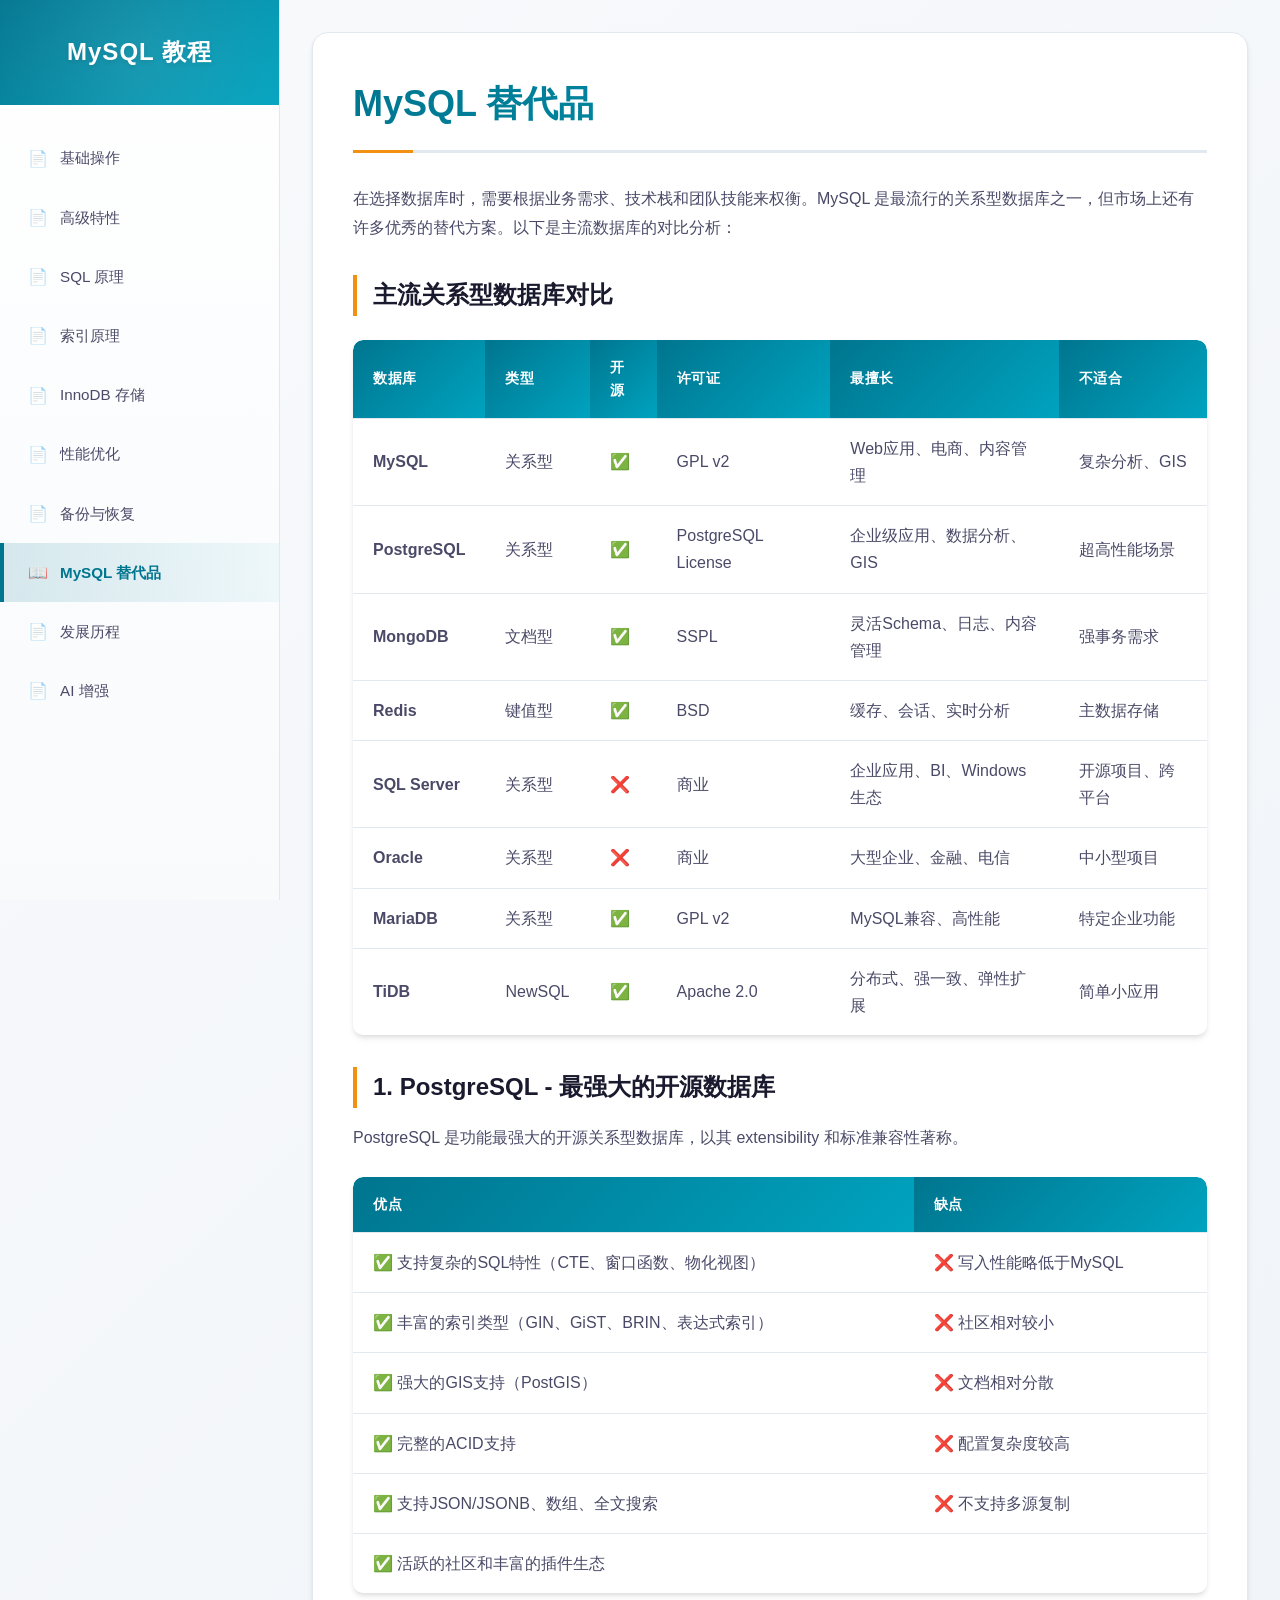
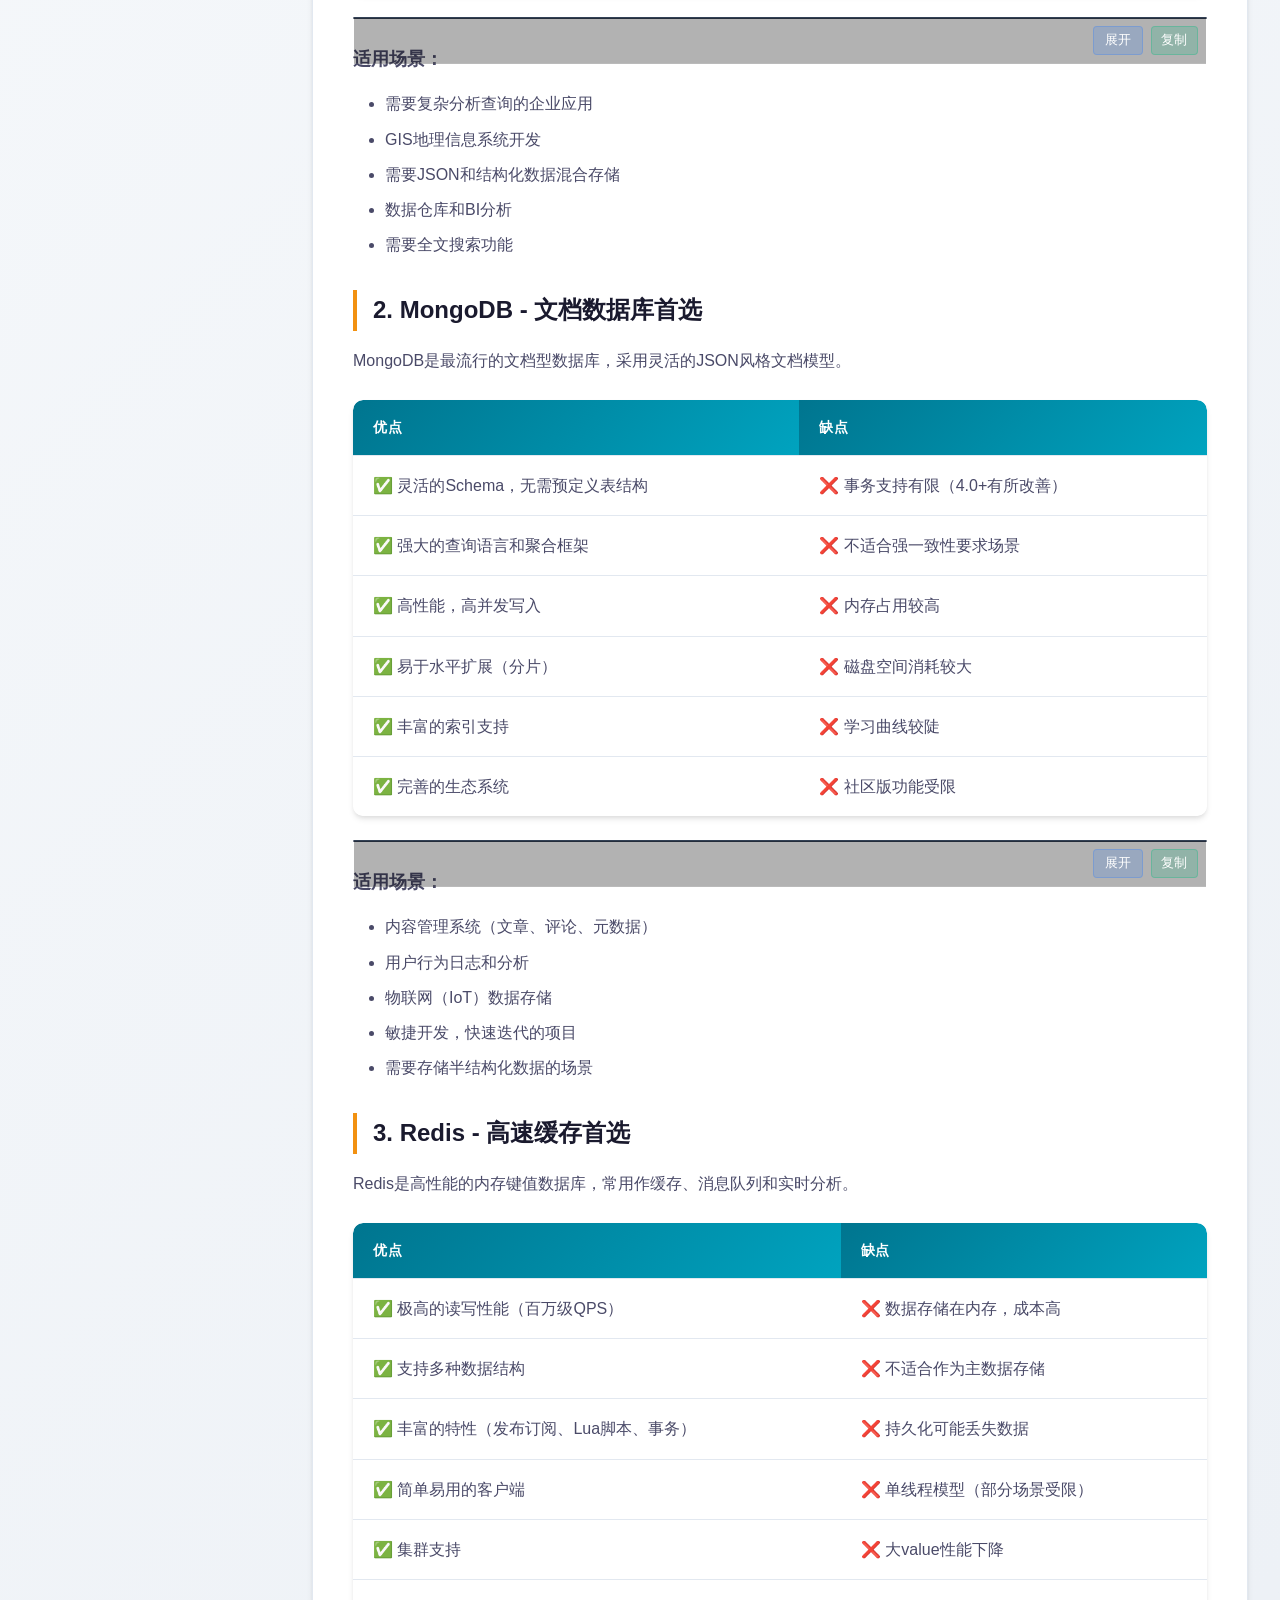
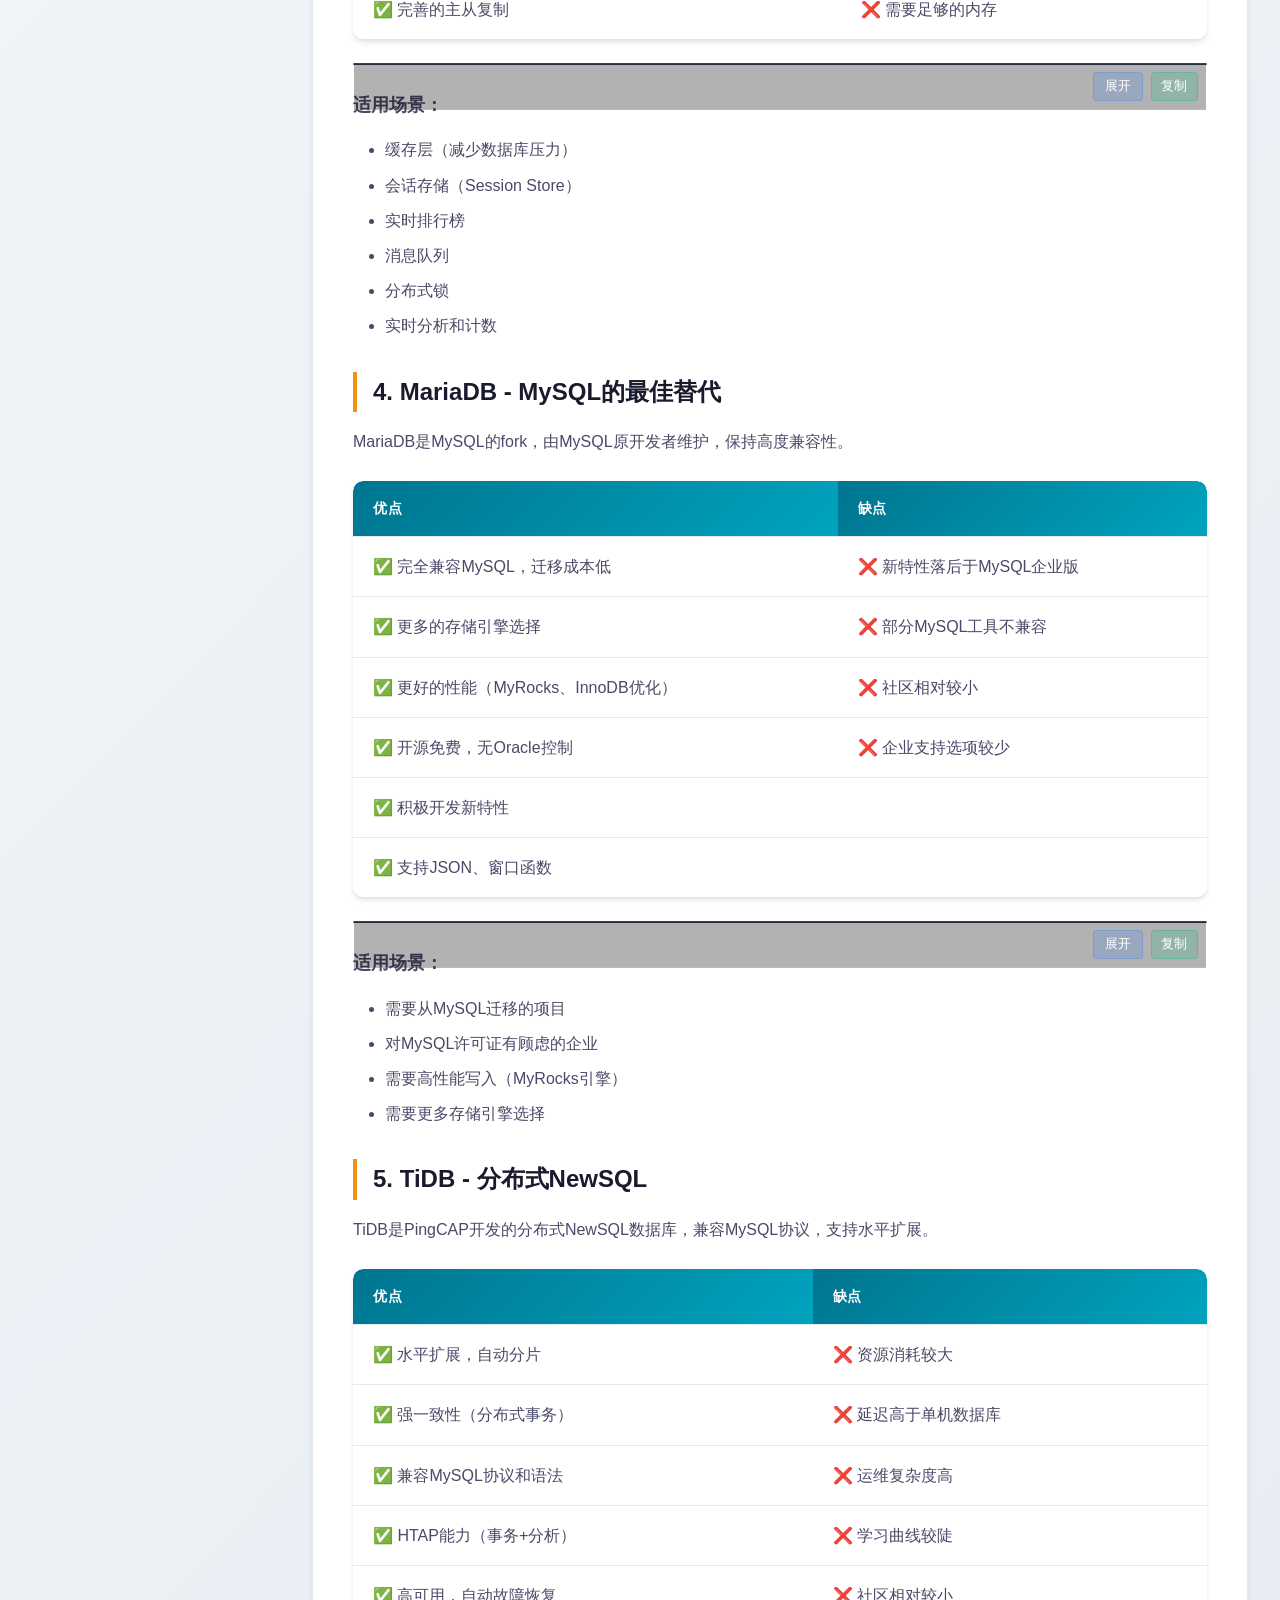
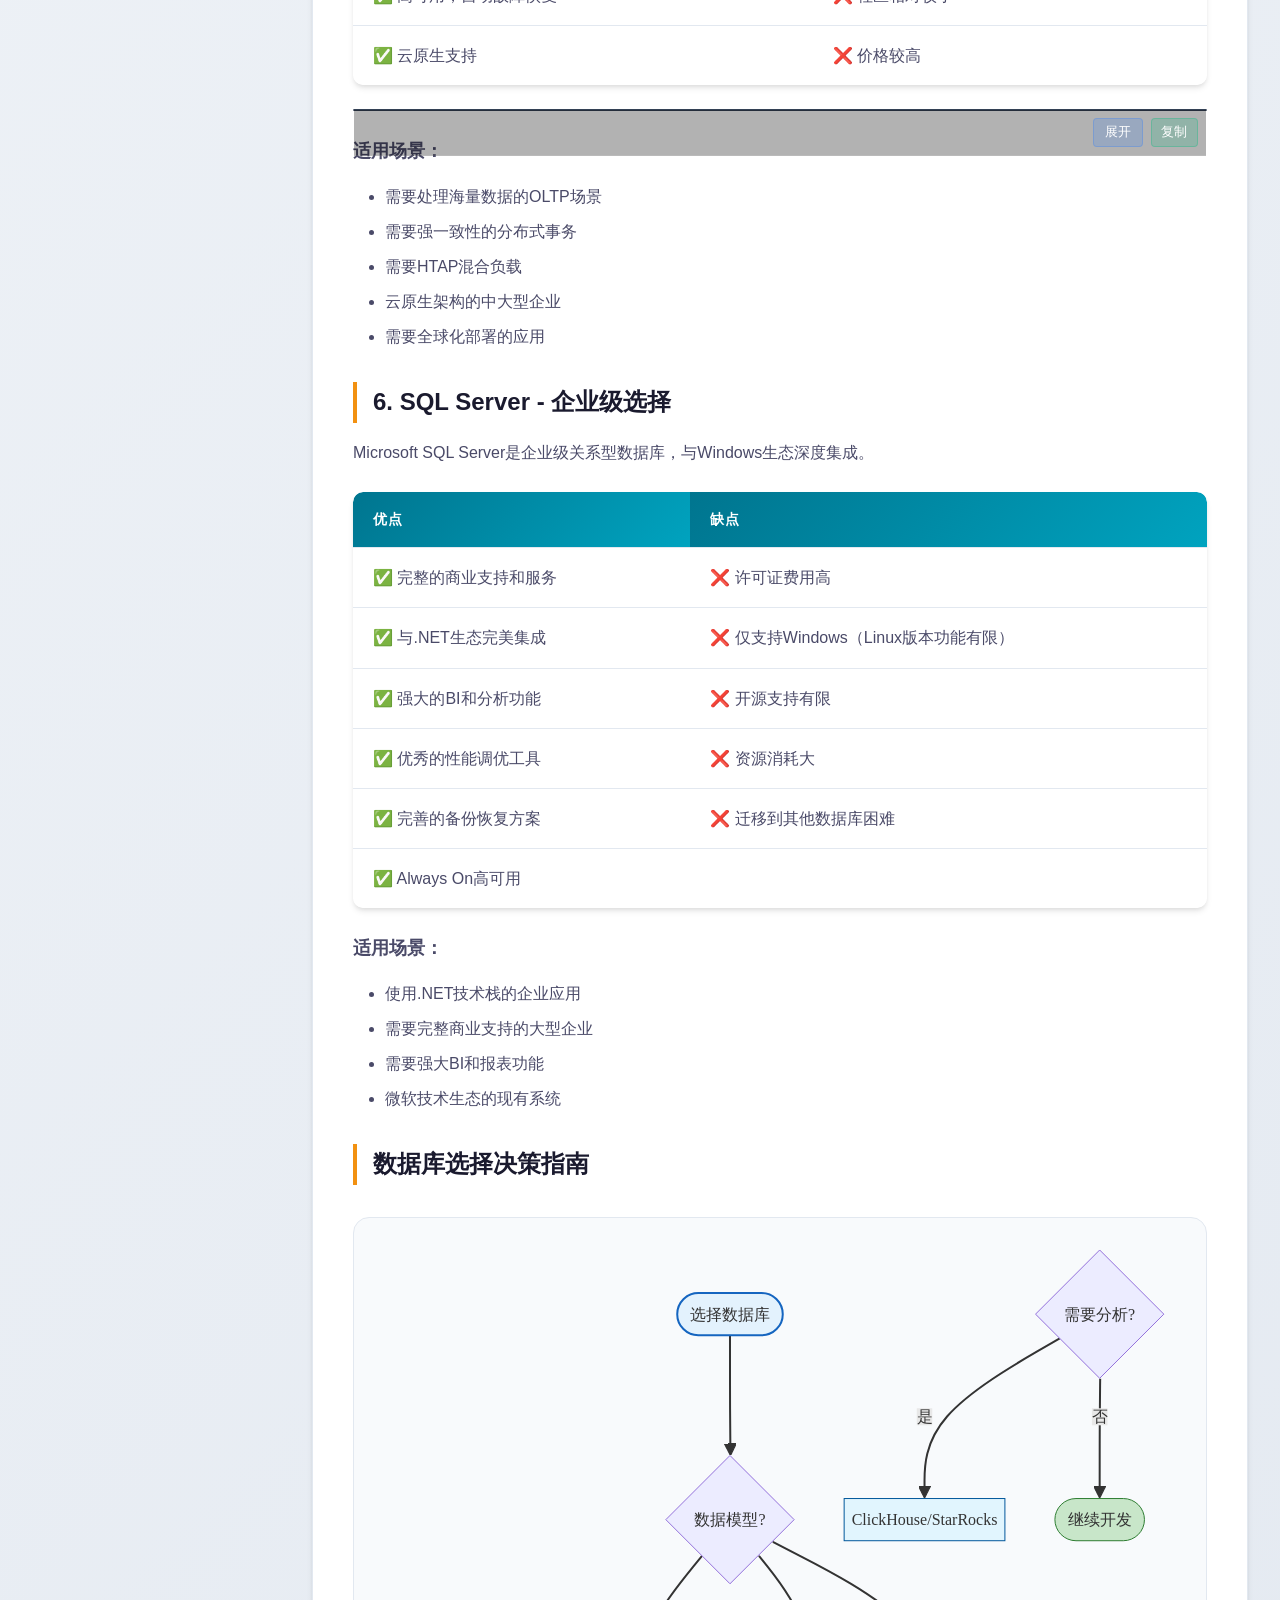
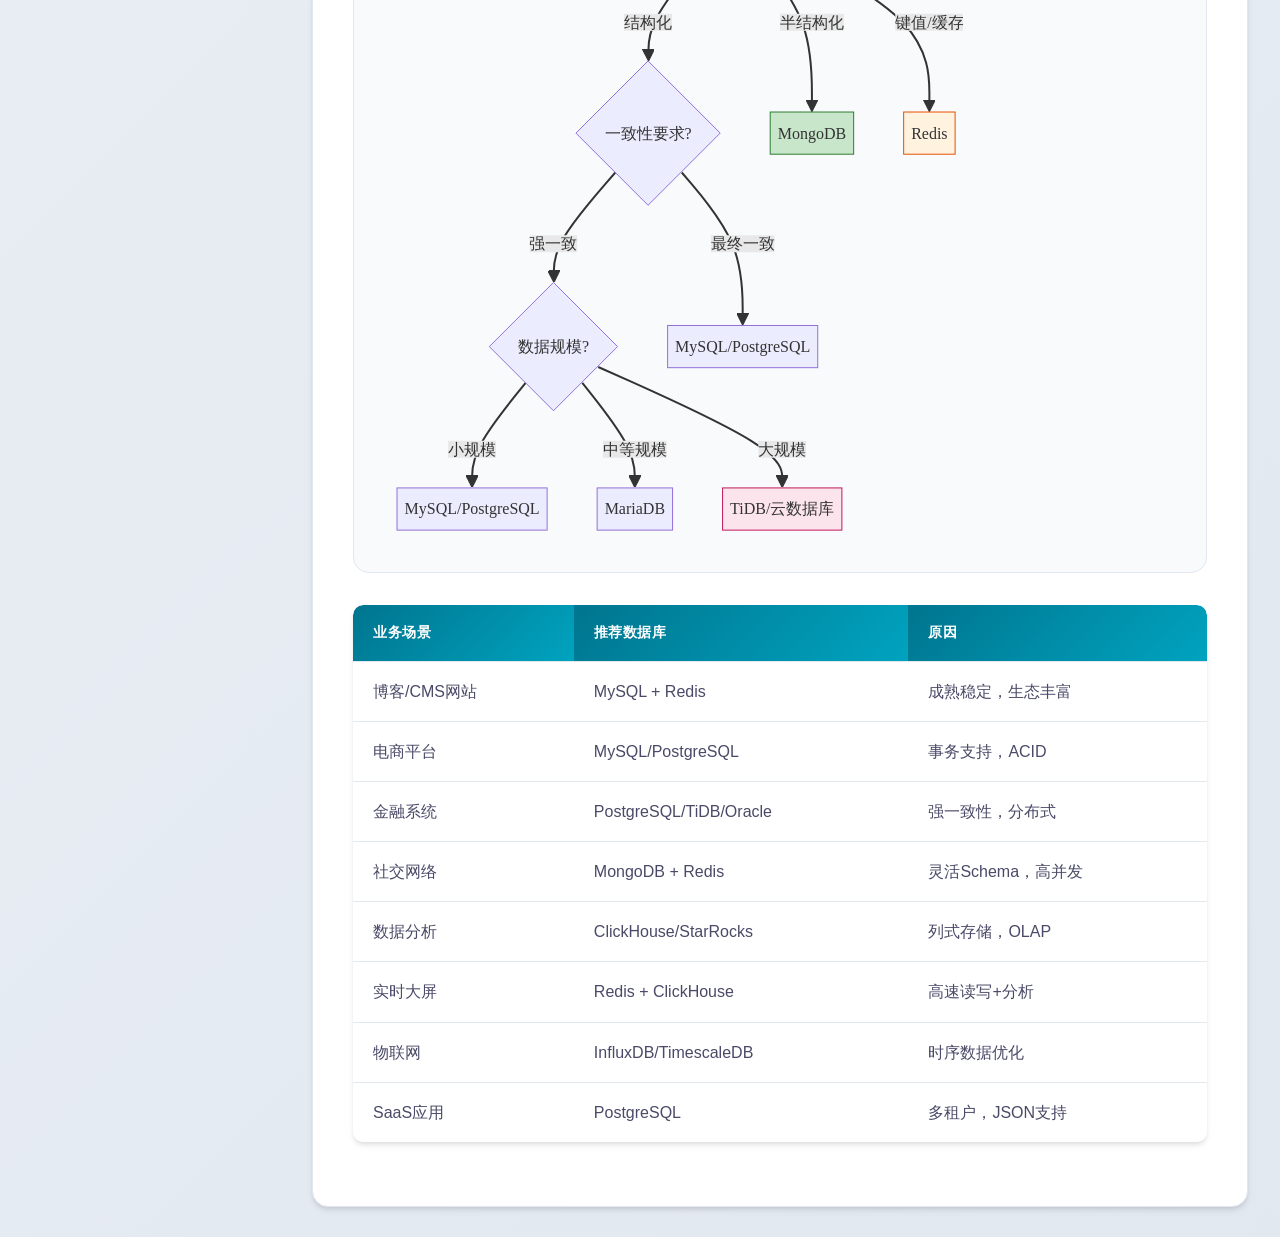
<file: chapters/alternatives.html>
<!DOCTYPE html>
<html lang="zh-CN">
<head>
    <meta charset="UTF-8">
    <meta name="viewport" content="width=device-width, initial-scale=1.0">
    <title>MySQL 替代品 - MySQL 教程</title>
    <link rel="icon" href="../favicon.ico" type="image/x-icon">
    <link rel="stylesheet" href="../styles.css">
    <script src="../mermaid.min.js"></script>
    <script>
        // Mermaid v10+ 配置
        mermaid.initialize({
            startOnLoad: true,
            theme: 'default',
            securityLevel: 'loose',
            fontFamily: '-apple-system, BlinkMacSystemFont, Segoe UI, Roboto',
            flowchart: {
                useMaxWidth: true,
                htmlLabels: true
            }
        });
    </script>
</head>
<body>
    <!-- 移动导航按钮 -->
    <button class="menu-toggle" aria-label="切换菜单">
        ☰ 菜单
    </button>
    <div class="menu-overlay"></div>
    <div class="layout">
        <aside class="sidebar">
            <div class="sidebar-header">
                <h1><a href="../index.html">MySQL 教程</a></h1>
            </div>
            <nav class="tree-nav">
                <ul class="tree">
                    <li><a href="basics.html">基础操作</a></li>
                    <li><a href="advanced.html">高级特性</a></li>
                    <li><a href="sql-theory.html">SQL 原理</a></li>
                    <li><a href="index-theory.html">索引原理</a></li>
                    <li><a href="innodb-storage.html">InnoDB 存储</a></li>
                    <li><a href="performance.html">性能优化</a></li>
                    <li><a href="backup.html">备份与恢复</a></li>
                    <li class="current"><a href="#">MySQL 替代品</a></li>
                    <li><a href="history.html">发展历程</a></li>
                    <li><a href="ai.html">AI 增强</a></li>
                </ul>
            </nav>
        </aside>
        <main class="main-content">
            <section id="alternatives" class="section">
                <div class="content">
<h2>MySQL 替代品</h2>
            <div class="content">
                <p>在选择数据库时，需要根据业务需求、技术栈和团队技能来权衡。MySQL 是最流行的关系型数据库之一，但市场上还有许多优秀的替代方案。以下是主流数据库的对比分析：</p>
                
                <h3>主流关系型数据库对比</h3>
                <div class="comparison-table">
                    <table>
                        <thead>
                            <tr>
                                <th>数据库</th>
                                <th>类型</th>
                                <th>开源</th>
                                <th>许可证</th>
                                <th>最擅长</th>
                                <th>不适合</th>
                            </tr>
                        </thead>
                        <tbody>
                            <tr>
                                <td><strong>MySQL</strong></td>
                                <td>关系型</td>
                                <td>✅</td>
                                <td>GPL v2</td>
                                <td>Web应用、电商、内容管理</td>
                                <td>复杂分析、GIS</td>
                            </tr>
                            <tr>
                                <td><strong>PostgreSQL</strong></td>
                                <td>关系型</td>
                                <td>✅</td>
                                <td>PostgreSQL License</td>
                                <td>企业级应用、数据分析、GIS</td>
                                <td>超高性能场景</td>
                            </tr>
                            <tr>
                                <td><strong>MongoDB</strong></td>
                                <td>文档型</td>
                                <td>✅</td>
                                <td>SSPL</td>
                                <td>灵活Schema、日志、内容管理</td>
                                <td>强事务需求</td>
                            </tr>
                            <tr>
                                <td><strong>Redis</strong></td>
                                <td>键值型</td>
                                <td>✅</td>
                                <td>BSD</td>
                                <td>缓存、会话、实时分析</td>
                                <td>主数据存储</td>
                            </tr>
                            <tr>
                                <td><strong>SQL Server</strong></td>
                                <td>关系型</td>
                                <td>❌</td>
                                <td>商业</td>
                                <td>企业应用、BI、Windows生态</td>
                                <td>开源项目、跨平台</td>
                            </tr>
                            <tr>
                                <td><strong>Oracle</strong></td>
                                <td>关系型</td>
                                <td>❌</td>
                                <td>商业</td>
                                <td>大型企业、金融、电信</td>
                                <td>中小型项目</td>
                            </tr>
                            <tr>
                                <td><strong>MariaDB</strong></td>
                                <td>关系型</td>
                                <td>✅</td>
                                <td>GPL v2</td>
                                <td>MySQL兼容、高性能</td>
                                <td>特定企业功能</td>
                            </tr>
                            <tr>
                                <td><strong>TiDB</strong></td>
                                <td>NewSQL</td>
                                <td>✅</td>
                                <td>Apache 2.0</td>
                                <td>分布式、强一致、弹性扩展</td>
                                <td>简单小应用</td>
                            </tr>
                        </tbody>
                    </table>
                </div>

                <h3>1. PostgreSQL - 最强大的开源数据库</h3>
                <p>PostgreSQL 是功能最强大的开源关系型数据库，以其 extensibility 和标准兼容性著称。</p>
                
                <div class="comparison-table">
                    <table>
                        <thead>
                            <tr>
                                <th>优点</th>
                                <th>缺点</th>
                            </tr>
                        </thead>
                        <tbody>
                            <tr>
                                <td>✅ 支持复杂的SQL特性（CTE、窗口函数、物化视图）</td>
                                <td>❌ 写入性能略低于MySQL</td>
                            </tr>
                            <tr>
                                <td>✅ 丰富的索引类型（GIN、GiST、BRIN、表达式索引）</td>
                                <td>❌ 社区相对较小</td>
                            </tr>
                            <tr>
                                <td>✅ 强大的GIS支持（PostGIS）</td>
                                <td>❌ 文档相对分散</td>
                            </tr>
                            <tr>
                                <td>✅ 完整的ACID支持</td>
                                <td>❌ 配置复杂度较高</td>
                            </tr>
                            <tr>
                                <td>✅ 支持JSON/JSONB、数组、全文搜索</td>
                                <td>❌ 不支持多源复制</td>
                            </tr>
                            <tr>
                                <td>✅ 活跃的社区和丰富的插件生态</td>
                                <td></td>
                            </tr>
                        </tbody>
                    </table>
                </div>
                
                <div class="code-block">
                    <pre><code class="sql"><span class="com">-- PostgreSQL 特色功能示例</span>

<span class="com">-- 1. 递归CTE（查询组织架构）</span>
<span class="kwd">WITH</span> <span class="kwd">RECURSIVE</span> org_tree <span class="kwd">AS</span> (
    <span class="kwd">SELECT</span> id, name, manager_id, <span class="num">1</span> <span class="kwd">as</span> <span class="kwd">level</span>
    <span class="kwd">FROM</span> employees <span class="kwd">WHERE</span> manager_id <span class="kwd">IS</span> NULL
    <span class="kwd">UNION ALL</span>
    <span class="kwd">SELECT</span> e.id, e.name, e.manager_id, ot.<span class="kwd">level</span> + <span class="num">1</span>
    <span class="kwd">FROM</span> employees e
    <span class="kwd">JOIN</span> org_tree ot <span class="kwd">ON</span> e.manager_id = ot.id
)
<span class="kwd">SELECT</span> * <span class="kwd">FROM</span> org_tree;

<span class="com">-- 2. 窗口函数（排名统计）</span>
<span class="kwd">SELECT</span> 
    name,
    department,
    salary,
    <span class="func">RANK</span>() OVER (<span class="kwd">PARTITION BY</span> department <span class="kwd">ORDER BY</span> salary DESC) <span class="kwd">as</span> dept_rank,
    <span class="func">SUM</span>(salary) OVER (<span class="kwd">PARTITION BY</span> department) <span class="kwd">as</span> dept_total
<span class="kwd">FROM</span> employees;

<span class="com">-- 3. JSONB 操作</span>
<span class="kwd">SELECT</span> data->><span class="str">'name'</span> <span class="kwd">FROM</span> orders
<span class="kwd">WHERE</span> data @> <span class="str">'{"status": "completed"}'</span>;

<span class="com">-- 4. 数组类型</span>
<span class="kwd">CREATE</span> <span class="kwd">TABLE</span> tags (
    id <span class="kwd">INT</span>,
    name <span class="type">VARCHAR</span>(<span class="num">50</span>),
    tags <span class="type">TEXT</span>[]
);
<span class="kwd">INSERT</span> <span class="kwd">INTO</span> tags <span class="kwd">VALUES</span>(<span class="num">1</span>, <span class="str">'PostgreSQL'</span>, ARRAY[<span class="str">'database'</span>, <span class="str">'open source'</span>, <span class="str">'relational'</span>]);

<span class="com">-- 5. PostGIS 空间查询</span>
<span class="kwd">SELECT</span> name <span class="kwd">FROM</span> locations
<span class="kwd">WHERE</span> ST_DWithin(location, ST_MakePoint(<span class="num">116.4</span>, <span class="num">39.9</span>)::geography, <span class="num">5000</span>);</code></pre>
                </div>
                
                <h4>适用场景：</h4>
                <ul>
                    <li>需要复杂分析查询的企业应用</li>
                    <li>GIS地理信息系统开发</li>
                    <li>需要JSON和结构化数据混合存储</li>
                    <li>数据仓库和BI分析</li>
                    <li>需要全文搜索功能</li>
                </ul>

                <h3>2. MongoDB - 文档数据库首选</h3>
                <p>MongoDB是最流行的文档型数据库，采用灵活的JSON风格文档模型。</p>
                
                <div class="comparison-table">
                    <table>
                        <thead>
                            <tr>
                                <th>优点</th>
                                <th>缺点</th>
                            </tr>
                        </thead>
                        <tbody>
                            <tr>
                                <td>✅ 灵活的Schema，无需预定义表结构</td>
                                <td>❌ 事务支持有限（4.0+有所改善）</td>
                            </tr>
                            <tr>
                                <td>✅ 强大的查询语言和聚合框架</td>
                                <td>❌ 不适合强一致性要求场景</td>
                            </tr>
                            <tr>
                                <td>✅ 高性能，高并发写入</td>
                                <td>❌ 内存占用较高</td>
                            </tr>
                            <tr>
                                <td>✅ 易于水平扩展（分片）</td>
                                <td>❌ 磁盘空间消耗较大</td>
                            </tr>
                            <tr>
                                <td>✅ 丰富的索引支持</td>
                                <td>❌ 学习曲线较陡</td>
                            </tr>
                            <tr>
                                <td>✅ 完善的生态系统</td>
                                <td>❌ 社区版功能受限</td>
                            </tr>
                        </tbody>
                    </table>
                </div>
                
                <div class="code-block">
                    <pre><code class="sql"><span class="com">// MongoDB 特色操作示例

<span class="com">// 1. 插入文档（无需预定义结构）</span>
db.users.insertOne({
    username: <span class="str">"john"</span>,
    email: <span class="str">"john@example.com"</span>,
    profile: {
        age: <span class="num">30</span>,
        city: <span class="str">"Beijing"</span>,
        interests: [<span class="str">"coding"</span>, <span class="str">"music"</span>]
    },
    createdAt: <span class="kwd">new</span> Date()
});

<span class="com">// 2. 灵活查询</span>
db.users.find({
    <span class="str">"profile.age"</span>: { $gt: <span class="num">25</span> },
    <span class="str">"profile.city"</span>: <span class="str">"Beijing"</span>
});

<span class="com">// 3. 聚合管道</span>
db.orders.aggregate([
    { $match: { status: <span class="str">"completed"</span> } },
    { $group: {
        _id: <span class="str">"$customer_id"</span>,
        totalAmount: { $sum: <span class="str">"$amount"</span> },
        orderCount: { $sum: <span class="num">1</span> }
    }},
    { $sort: { totalAmount: -<span class="num">1</span> } },
    { $limit: <span class="num">10</span> }
]);

<span class="com">// 4. 更新数组元素</span>
db.users.updateOne(
    { username: <span class="str">"john"</span> },
    { $push: { <span class="str">"profile.interests"</span>: <span class="str">"travel"</span> } }
);

<span class="com">// 5. 事务操作（4.0+）</span>
<span class="kwd">const</span> session = db.getMongo().startSession();
session.startTransaction();
<span class="kwd">try</span> {
    session.getDatabase(<span class="str">"shop"</span>).orders.insertOne({ ... });
    session.getDatabase(<span class="str">"shop"</span>).inventory.updateOne({ ... });
    session.commitTransaction();
} <span class="kwd">catch</span> (e) {
    session.abortTransaction();
}</code></pre>
                </div>
                
                <h4>适用场景：</h4>
                <ul>
                    <li>内容管理系统（文章、评论、元数据）</li>
                    <li>用户行为日志和分析</li>
                    <li>物联网（IoT）数据存储</li>
                    <li>敏捷开发，快速迭代的项目</li>
                    <li>需要存储半结构化数据的场景</li>
                </ul>

                <h3>3. Redis - 高速缓存首选</h3>
                <p>Redis是高性能的内存键值数据库，常用作缓存、消息队列和实时分析。</p>
                
                <div class="comparison-table">
                    <table>
                        <thead>
                            <tr>
                                <th>优点</th>
                                <th>缺点</th>
                            </tr>
                        </thead>
                        <tbody>
                            <tr>
                                <td>✅ 极高的读写性能（百万级QPS）</td>
                                <td>❌ 数据存储在内存，成本高</td>
                            </tr>
                            <tr>
                                <td>✅ 支持多种数据结构</td>
                                <td>❌ 不适合作为主数据存储</td>
                            </tr>
                            <tr>
                                <td>✅ 丰富的特性（发布订阅、Lua脚本、事务）</td>
                                <td>❌ 持久化可能丢失数据</td>
                            </tr>
                            <tr>
                                <td>✅ 简单易用的客户端</td>
                                <td>❌ 单线程模型（部分场景受限）</td>
                            </tr>
                            <tr>
                                <td>✅ 集群支持</td>
                                <td>❌ 大value性能下降</td>
                            </tr>
                            <tr>
                                <td>✅ 完善的主从复制</td>
                                <td>❌ 需要足够的内存</td>
                            </tr>
                        </tbody>
                    </table>
                </div>
                
                <div class="code-block">
                    <pre><code class="sql"><span class="com"># Redis 特色操作示例

<span class="com"># 1. 字符串操作</span>
SET user:1001 <span class="str">'{"name":"John","age":30}'</span>
GET user:1001
INCR page:views:2024
DECR product:stock:500

<span class="com"># 2. 哈希操作（存储对象）</span>
HSET user:1001 name John age 30 city Beijing
HGET user:1001 name
HGETALL user:1001

<span class="com"># 3. 列表操作（消息队列）</span>
RPUSH queue:tasks <span class="str">"task1"</span> <span class="str">"task2"</span> <span class="str">"task3"</span>
LPOP queue:tasks
LRANGE queue:tasks 0 -<span class="num">1</span>

<span class="com"># 4. 集合操作（标签、共同好友）</span>
SADD user:1001:tags mysql postgres redis
SADD user:1002:tags mysql python
SINTER user:1001:tags user:1002:tags  <span class="com"># 共同标签</span>

<span class="com"># 5. 有序集合（排行榜）</span>
ZADD leaderboard <span class="num">2500</span> player1 <span class="num">1800</span> player2 <span class="num">3000</span> player3
ZREVRANGE leaderboard 0 9 WITHSCORES
ZINCRBY leaderboard <span class="num">500</span> player1

<span class="com"># 6. 发布/订阅</span>
PSUBSCRIBE news:*
PUBLISH news:sports <span class="str">"New match today!"</span>

<span class="com"># 7. 事务</span>
MULTI
SET key1 value1
SET key2 value2
EXEC

<span class="com"># 8. Lua脚本（原子操作）</span>
EVAL <span class="str">"return redis.call('get', KEYS[1])"</span> <span class="num">1</span> mykey</code></pre>
                </div>
                
                <h4>适用场景：</h4>
                <ul>
                    <li>缓存层（减少数据库压力）</li>
                    <li>会话存储（Session Store）</li>
                    <li>实时排行榜</li>
                    <li>消息队列</li>
                    <li>分布式锁</li>
                    <li>实时分析和计数</li>
                </ul>

                <h3>4. MariaDB - MySQL的最佳替代</h3>
                <p>MariaDB是MySQL的fork，由MySQL原开发者维护，保持高度兼容性。</p>
                
                <div class="comparison-table">
                    <table>
                        <thead>
                            <tr>
                                <th>优点</th>
                                <th>缺点</th>
                            </tr>
                        </thead>
                        <tbody>
                            <tr>
                                <td>✅ 完全兼容MySQL，迁移成本低</td>
                                <td>❌ 新特性落后于MySQL企业版</td>
                            </tr>
                            <tr>
                                <td>✅ 更多的存储引擎选择</td>
                                <td>❌ 部分MySQL工具不兼容</td>
                            </tr>
                            <tr>
                                <td>✅ 更好的性能（MyRocks、InnoDB优化）</td>
                                <td>❌ 社区相对较小</td>
                            </tr>
                            <tr>
                                <td>✅ 开源免费，无Oracle控制</td>
                                <td>❌ 企业支持选项较少</td>
                            </tr>
                            <tr>
                                <td>✅ 积极开发新特性</td>
                                <td></td>
                            </tr>
                            <tr>
                                <td>✅ 支持JSON、窗口函数</td>
                                <td></td>
                            </tr>
                        </tbody>
                    </table>
                </div>
                
                <div class="code-block">
                    <pre><code class="sql"><span class="com">-- MariaDB 特色功能示例

<span class="com">-- 1. 窗口函数支持</span>
<span class="kwd">SELECT</span> 
    name, department, salary,
    <span class="func">SUM</span>(salary) OVER (<span class="kwd">PARTITION BY</span> department) <span class="kwd">as</span> dept_total
<span class="kwd">FROM</span> employees;

<span class="com">-- 2. JSON支持</span>
<span class="kwd">SELECT</span> JSON_VALUE(info, <span class="str">'$.name'</span>) <span class="kwd">FROM</span> users;

<span class="com">-- 3. 动态列</span>
<span class="kwd">CREATE</span> <span class="kwd">TABLE</span> products (
    id <span class="kwd">INT</span> <span class="kwd">PRIMARY KEY</span>,
    name <span class="type">VARCHAR</span>(<span class="num">100</span>),
    attributes DYNAMIC
);
INSERT <span class="kwd">INTO</span> products VALUES(<span class="num">1</span>, <span class="str">'Shirt'</span>, COLUMNS(<span class="str">'color'</span>=<span class="str">'red'</span>, <span class="str">'size'</span>=<span class="str">'L'</span>));

<span class="com">-- 4.  Invisible 列</span>
<span class="kwd">CREATE</span> <span class="kwd">TABLE</span> users (
    id <span class="kwd">INT</span> <span class="kwd">PRIMARY KEY</span>,
    name <span class="type">VARCHAR</span>(<span class="num">50</span>),
    email <span class="type">VARCHAR</span>(<span class="num">100</span>) INVISIBLE
);

<span class="com">-- 5. 并行复制</span>
SET GLOBAL slave_parallel_threads = <span class="num">4</span>;
SET GLOBAL slave_parallel_mode = <span class="str">'optimistic'</span>;

<span class="com">-- 6. 序列引擎</span>
<span class="kwd">SELECT</span> * <span class="kwd">FROM</span> seq_1_to_100;</code></pre>
                </div>
                
                <h4>适用场景：</h4>
                <ul>
                    <li>需要从MySQL迁移的项目</li>
                    <li>对MySQL许可证有顾虑的企业</li>
                    <li>需要高性能写入（MyRocks引擎）</li>
                    <li>需要更多存储引擎选择</li>
                </ul>

                <h3>5. TiDB - 分布式NewSQL</h3>
                <p>TiDB是PingCAP开发的分布式NewSQL数据库，兼容MySQL协议，支持水平扩展。</p>
                
                <div class="comparison-table">
                    <table>
                        <thead>
                            <tr>
                                <th>优点</th>
                                <th>缺点</th>
                            </tr>
                        </thead>
                        <tbody>
                            <tr>
                                <td>✅ 水平扩展，自动分片</td>
                                <td>❌ 资源消耗较大</td>
                            </tr>
                            <tr>
                                <td>✅ 强一致性（分布式事务）</td>
                                <td>❌ 延迟高于单机数据库</td>
                            </tr>
                            <tr>
                                <td>✅ 兼容MySQL协议和语法</td>
                                <td>❌ 运维复杂度高</td>
                            </tr>
                            <tr>
                                <td>✅ HTAP能力（事务+分析）</td>
                                <td>❌ 学习曲线较陡</td>
                            </tr>
                            <tr>
                                <td>✅ 高可用，自动故障恢复</td>
                                <td>❌ 社区相对较小</td>
                            </tr>
                            <tr>
                                <td>✅ 云原生支持</td>
                                <td>❌ 价格较高</td>
                            </tr>
                        </tbody>
                    </table>
                </div>
                
                <div class="code-block">
                    <pre><code class="sql"><span class="com">-- TiDB 特色功能示例

<span class="com">-- 1. 自动分片和分布式事务</span>
<span class="kwd">BEGIN</span>;
<span class="kwd">INSERT</span> <span class="kwd">INTO</span> users (name, age) <span class="kwd">VALUES</span>(<span class="str">'John'</span>, <span class="num">30</span>);
<span class="kwd">INSERT</span> <span class="kwd">INTO</span> orders (user_id, amount) <span class="kwd">VALUES</span>(LAST_INSERT_ID(), <span class="num">100</span>);
COMMIT;

<span class="com">-- 2. 智能选择（TiFlash列式存储）</span>
<span class="kwd">SELECT</span> /*+ READ_FROM_STORAGE(tiflash[orders]) */ 
    <span class="func">SUM</span>(amount) <span class="kwd">as</span> total
<span class="kwd">FROM</span> orders
<span class="kwd">WHERE</span> date > <span class="str">'2024-01-01'</span>;

<span class="com">-- 3. 热点小表合并</span>
<span class="kwd">SPLIT</span> <span class="kwd">TABLE</span> users <span class="kwd">BETWEEN</span> (<span class="num">0</span>) <span class="kwd">AND</span> (<span class="num">1000000</span>) REGIONS <span class="num">10</span>;

<span class="com">-- 4. 查看分布式执行计划</span>
EXPLAIN ANALYZE <span class="kwd">SELECT</span> * <span class="kwd">FROM</span> orders <span class="kwd">WHERE</span> user_id = <span class="num">100</span>;

<span class="com">-- 5. 跨区域复制 (DR 集群)</span>
<span class="com">-- 配置主集群和灾备集群</span>

<span class="com">-- 6. 在线DDL</span>
<span class="kwd">ALTER</span> <span class="kwd">TABLE</span> users <span class="kwd">ADD</span> COLUMN phone <span class="type">VARCHAR</span>(<span class="num">20</span>);</code></pre>
                </div>
                
                <h4>适用场景：</h4>
                <ul>
                    <li>需要处理海量数据的OLTP场景</li>
                    <li>需要强一致性的分布式事务</li>
                    <li>需要HTAP混合负载</li>
                    <li>云原生架构的中大型企业</li>
                    <li>需要全球化部署的应用</li>
                </ul>

                <h3>6. SQL Server - 企业级选择</h3>
                <p>Microsoft SQL Server是企业级关系型数据库，与Windows生态深度集成。</p>
                
                <div class="comparison-table">
                    <table>
                        <thead>
                            <tr>
                                <th>优点</th>
                                <th>缺点</th>
                            </tr>
                        </thead>
                        <tbody>
                            <tr>
                                <td>✅ 完整的商业支持和服务</td>
                                <td>❌ 许可证费用高</td>
                            </tr>
                            <tr>
                                <td>✅ 与.NET生态完美集成</td>
                                <td>❌ 仅支持Windows（Linux版本功能有限）</td>
                            </tr>
                            <tr>
                                <td>✅ 强大的BI和分析功能</td>
                                <td>❌ 开源支持有限</td>
                            </tr>
                            <tr>
                                <td>✅ 优秀的性能调优工具</td>
                                <td>❌ 资源消耗大</td>
                            </tr>
                            <tr>
                                <td>✅ 完善的备份恢复方案</td>
                                <td>❌ 迁移到其他数据库困难</td>
                            </tr>
                            <tr>
                                <td>✅ Always On高可用</td>
                                <td></td>
                            </tr>
                        </tbody>
                    </table>
                </div>
                
                <h4>适用场景：</h4>
                <ul>
                    <li>使用.NET技术栈的企业应用</li>
                    <li>需要完整商业支持的大型企业</li>
                    <li>需要强大BI和报表功能</li>
                    <li>微软技术生态的现有系统</li>
                </ul>

                <h3>数据库选择决策指南</h3>
                
                <pre class="mermaid">
flowchart TD
    A([选择数据库]) --> B{数据模型?}
    B -->|结构化| C{一致性要求?}
    B -->|半结构化| D[MongoDB]
    B -->|键值/缓存| E[Redis]
    
    C -->|强一致| F{数据规模?}
    C -->|最终一致| G[MySQL/PostgreSQL]
    
    F -->|小规模| H[MySQL/PostgreSQL]
    F -->|中等规模| I[MariaDB]
    F -->|大规模| J[TiDB/云数据库]
    
    K{需要分析?} -->|是| L[ClickHouse/StarRocks]
    K -->|否| M([继续开发])
    
    style A fill:#e3f2fd,stroke:#1565c0,stroke-width:2px
    style D fill:#c8e6c9,stroke:#2e7d32
    style E fill:#fff3e0,stroke:#e65100
    style J fill:#fce4ec,stroke:#c2185b
    style L fill:#e1f5fe,stroke:#01579b
    style M fill:#c8e6c9,stroke:#2e7d32
</pre>
                
                <div class="comparison-table">
                    <table>
                        <thead>
                            <tr>
                                <th>业务场景</th>
                                <th>推荐数据库</th>
                                <th>原因</th>
                            </tr>
                        </thead>
                        <tbody>
                            <tr>
                                <td>博客/CMS网站</td>
                                <td>MySQL + Redis</td>
                                <td>成熟稳定，生态丰富</td>
                            </tr>
                            <tr>
                                <td>电商平台</td>
                                <td>MySQL/PostgreSQL</td>
                                <td>事务支持，ACID</td>
                            </tr>
                            <tr>
                                <td>金融系统</td>
                                <td>PostgreSQL/TiDB/Oracle</td>
                                <td>强一致性，分布式</td>
                            </tr>
                            <tr>
                                <td>社交网络</td>
                                <td>MongoDB + Redis</td>
                                <td>灵活Schema，高并发</td>
                            </tr>
                            <tr>
                                <td>数据分析</td>
                                <td>ClickHouse/StarRocks</td>
                                <td>列式存储，OLAP</td>
                            </tr>
                            <tr>
                                <td>实时大屏</td>
                                <td>Redis + ClickHouse</td>
                                <td>高速读写+分析</td>
                            </tr>
                            <tr>
                                <td>物联网</td>
                                <td>InfluxDB/TimescaleDB</td>
                                <td>时序数据优化</td>
                            </tr>
                            <tr>
                                <td>SaaS应用</td>
                                <td>PostgreSQL</td>
                                <td>多租户，JSON支持</td>
                            </tr>
                        </tbody>
                    </table>
                </div>
            </div>
                </div>
            </section>
        </main>
    </div>
    <script src="../main.js"></script>
</body>
</html>
</file>
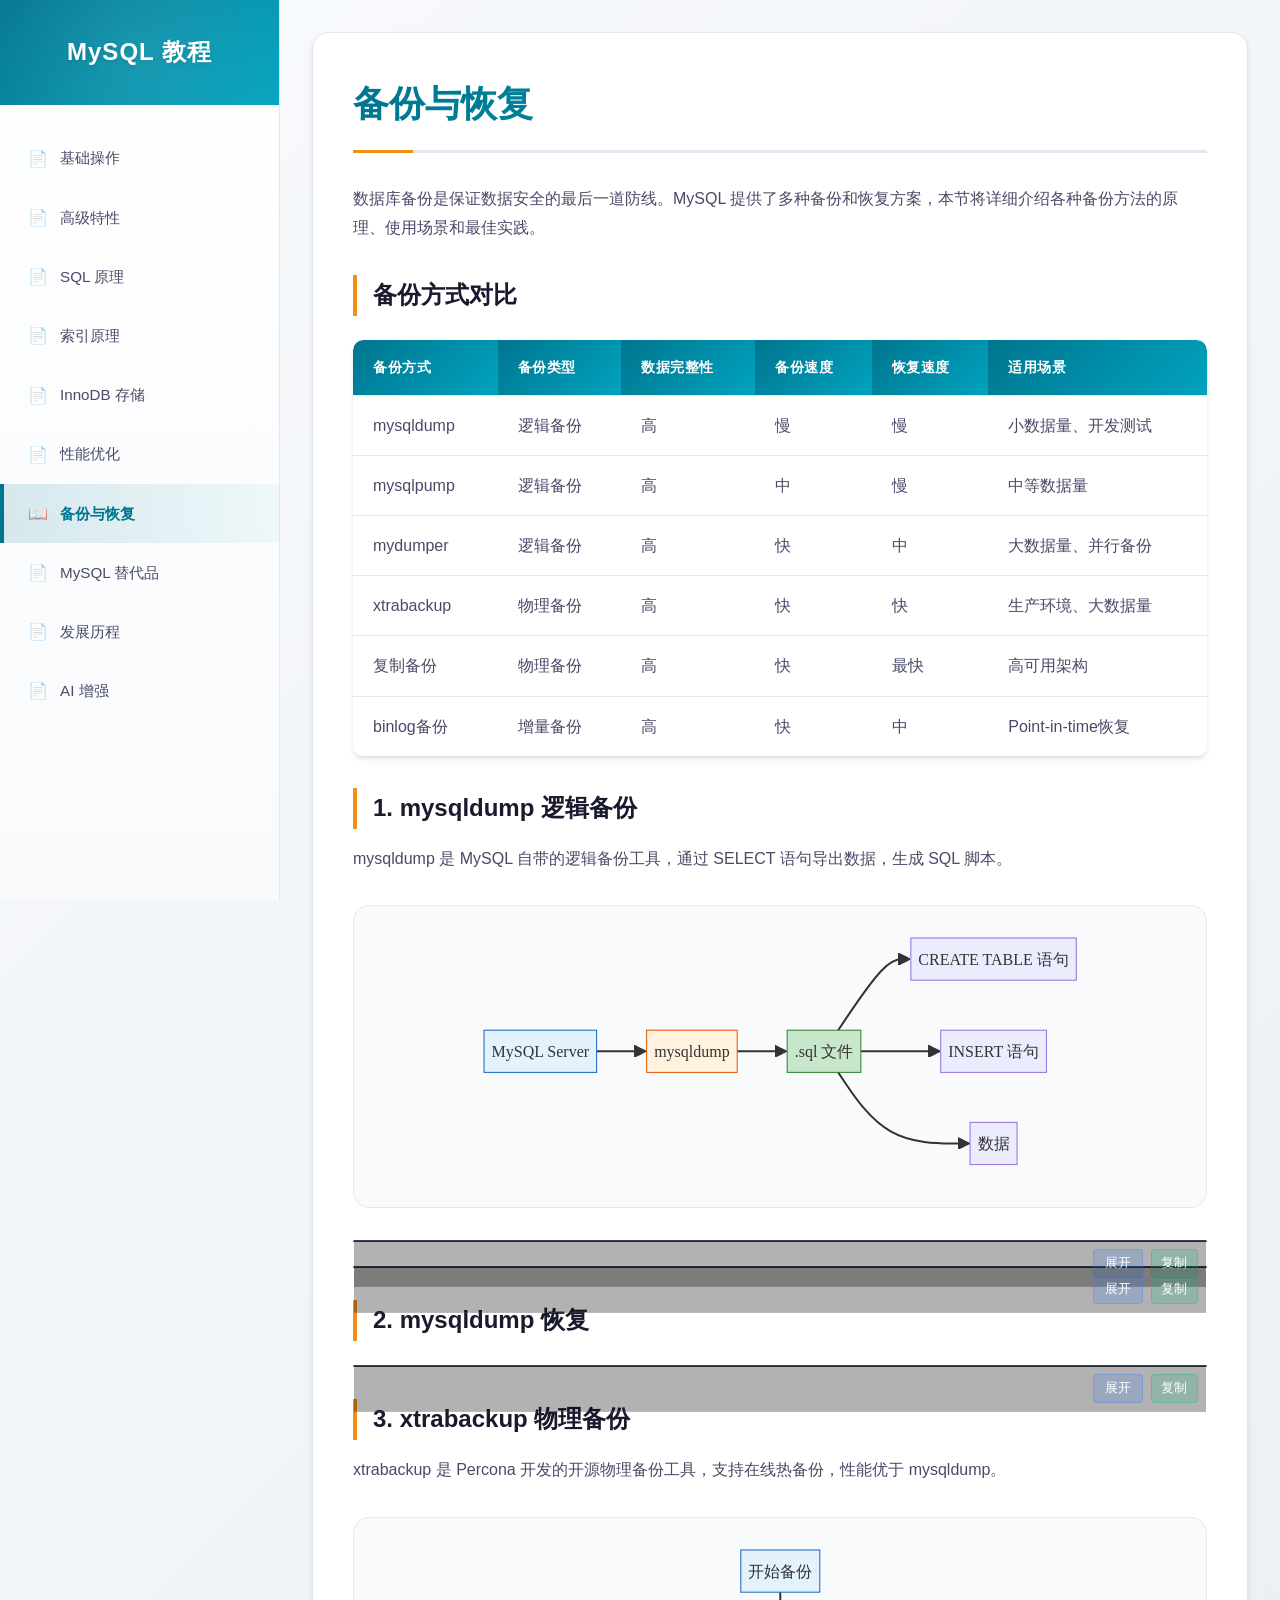
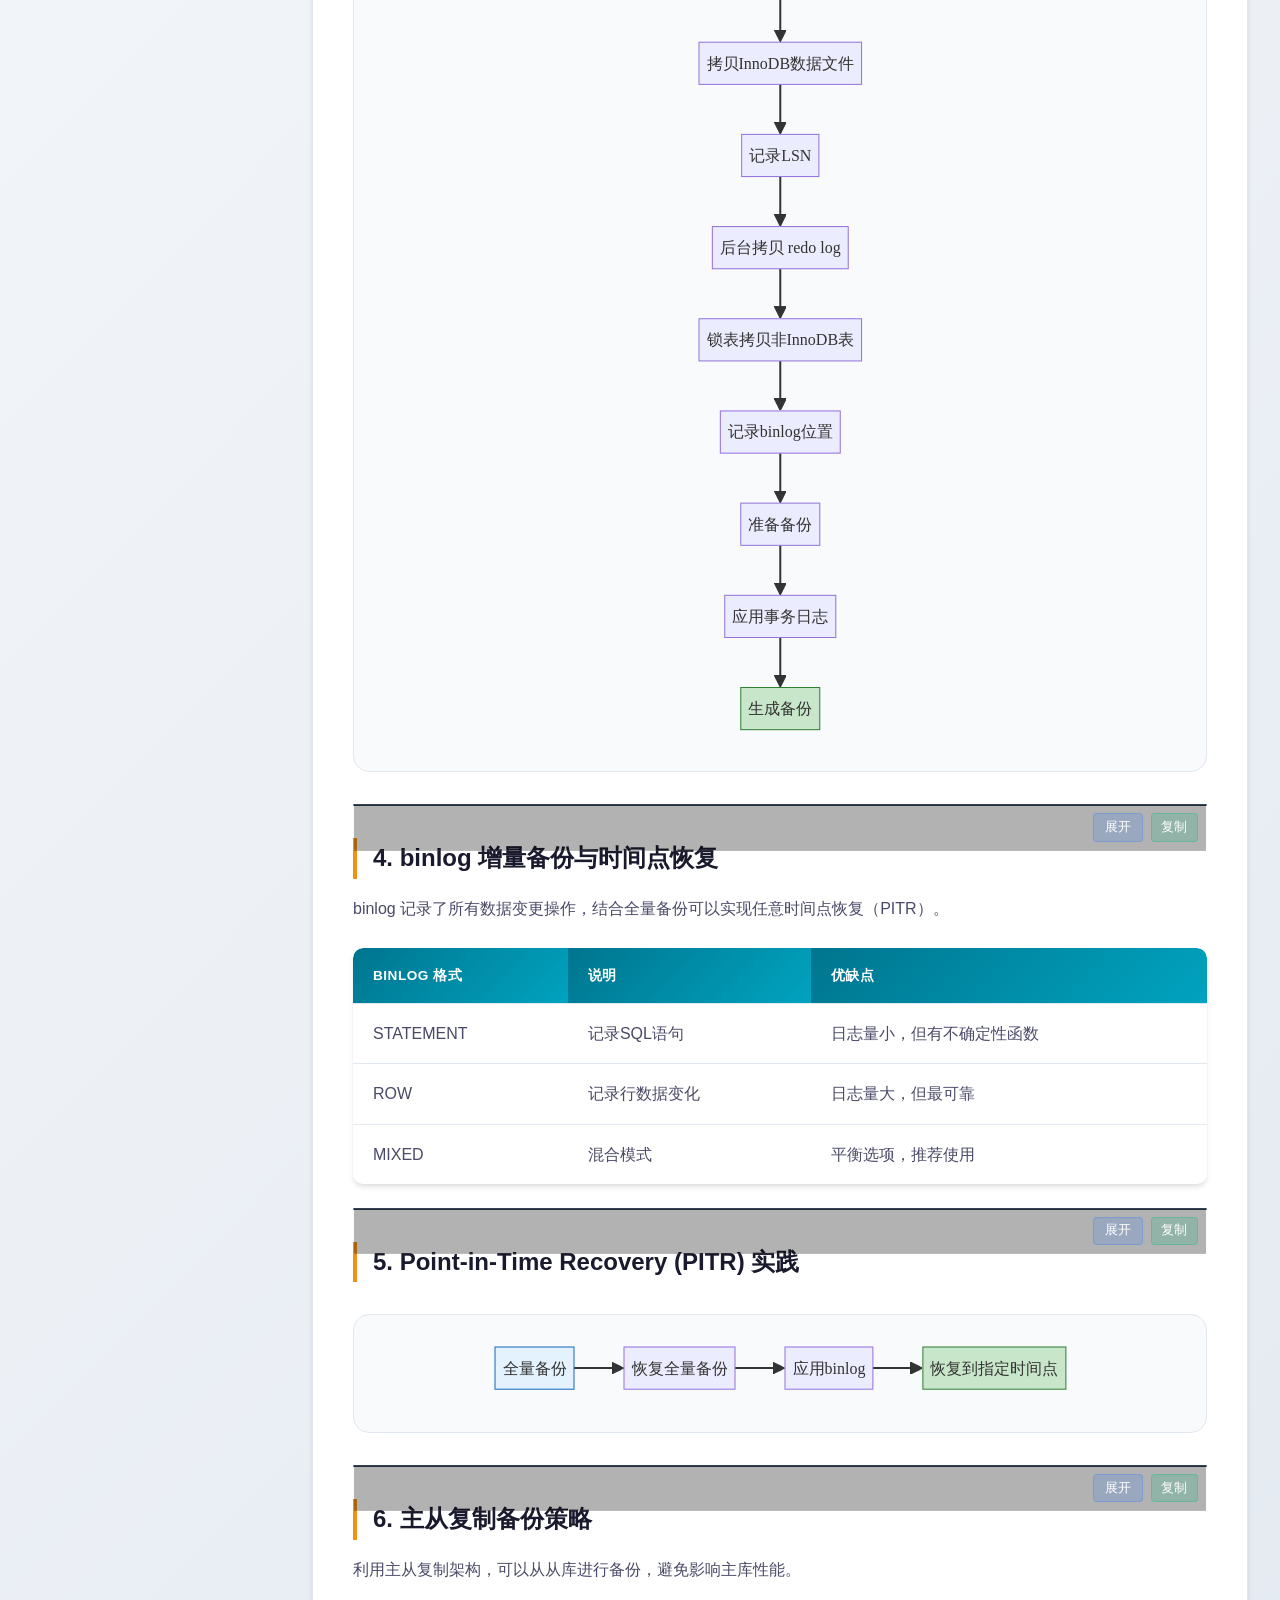
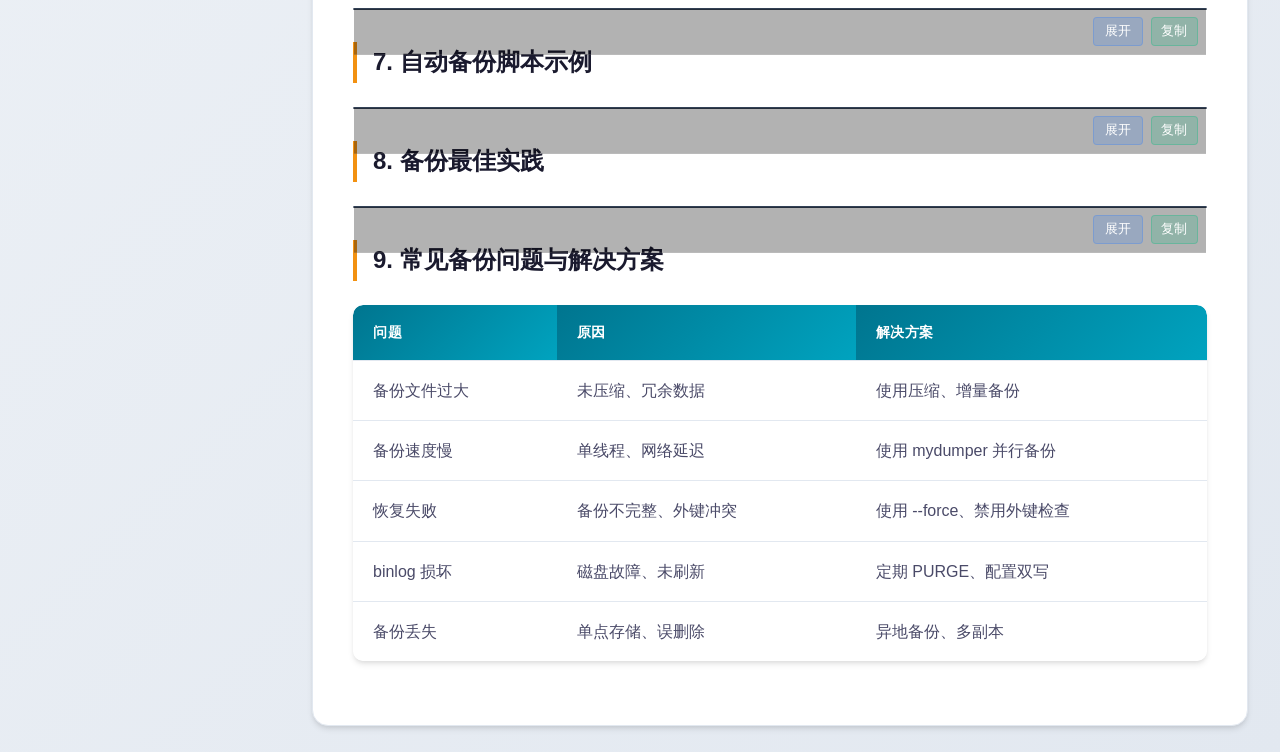
<file: chapters/backup.html>
<!DOCTYPE html>
<html lang="zh-CN">
<head>
    <meta charset="UTF-8">
    <meta name="viewport" content="width=device-width, initial-scale=1.0">
    <title>备份与恢复 - MySQL 教程</title>
    <link rel="icon" href="../favicon.ico" type="image/x-icon">
    <link rel="stylesheet" href="../styles.css">
    <script src="../mermaid.min.js"></script>
    <script>
        // Mermaid v10+ 配置
        mermaid.initialize({
            startOnLoad: true,
            theme: 'default',
            securityLevel: 'loose',
            fontFamily: '-apple-system, BlinkMacSystemFont, Segoe UI, Roboto',
            flowchart: {
                useMaxWidth: true,
                htmlLabels: true
            }
        });
    </script>
</head>
<body>
    <!-- 移动导航按钮 -->
    <button class="menu-toggle" aria-label="切换菜单">
        ☰ 菜单
    </button>
    <div class="menu-overlay"></div>
    <div class="layout">
        <aside class="sidebar">
            <div class="sidebar-header">
                <h1><a href="../index.html">MySQL 教程</a></h1>
            </div>
            <nav class="tree-nav">
                <ul class="tree">
                    <li><a href="basics.html">基础操作</a></li>
                    <li><a href="advanced.html">高级特性</a></li>
                    <li><a href="sql-theory.html">SQL 原理</a></li>
                    <li><a href="index-theory.html">索引原理</a></li>
                    <li><a href="innodb-storage.html">InnoDB 存储</a></li>
                    <li><a href="performance.html">性能优化</a></li>
                    <li class="current"><a href="#">备份与恢复</a></li>
                    <li><a href="alternatives.html">MySQL 替代品</a></li>
                    <li><a href="history.html">发展历程</a></li>
                    <li><a href="ai.html">AI 增强</a></li>
                </ul>
            </nav>
        </aside>
        <main class="main-content">
            <section id="backup" class="section">
                <div class="content">
<h2>备份与恢复</h2>
            <div class="content">
                <p>数据库备份是保证数据安全的最后一道防线。MySQL 提供了多种备份和恢复方案，本节将详细介绍各种备份方法的原理、使用场景和最佳实践。</p>
                
                <h3>备份方式对比</h3>
                <div class="comparison-table">
                    <table>
                        <thead>
                            <tr>
                                <th>备份方式</th>
                                <th>备份类型</th>
                                <th>数据完整性</th>
                                <th>备份速度</th>
                                <th>恢复速度</th>
                                <th>适用场景</th>
                            </tr>
                        </thead>
                        <tbody>
                            <tr>
                                <td>mysqldump</td>
                                <td>逻辑备份</td>
                                <td>高</td>
                                <td>慢</td>
                                <td>慢</td>
                                <td>小数据量、开发测试</td>
                            </tr>
                            <tr>
                                <td>mysqlpump</td>
                                <td>逻辑备份</td>
                                <td>高</td>
                                <td>中</td>
                                <td>慢</td>
                                <td>中等数据量</td>
                            </tr>
                            <tr>
                                <td>mydumper</td>
                                <td>逻辑备份</td>
                                <td>高</td>
                                <td>快</td>
                                <td>中</td>
                                <td>大数据量、并行备份</td>
                            </tr>
                            <tr>
                                <td>xtrabackup</td>
                                <td>物理备份</td>
                                <td>高</td>
                                <td>快</td>
                                <td>快</td>
                                <td>生产环境、大数据量</td>
                            </tr>
                            <tr>
                                <td>复制备份</td>
                                <td>物理备份</td>
                                <td>高</td>
                                <td>快</td>
                                <td>最快</td>
                                <td>高可用架构</td>
                            </tr>
                            <tr>
                                <td>binlog备份</td>
                                <td>增量备份</td>
                                <td>高</td>
                                <td>快</td>
                                <td>中</td>
                                <td>Point-in-time恢复</td>
                            </tr>
                        </tbody>
                    </table>
                </div>

                <h3>1. mysqldump 逻辑备份</h3>
                <p>mysqldump 是 MySQL 自带的逻辑备份工具，通过 SELECT 语句导出数据，生成 SQL 脚本。</p>
                
                <pre class="mermaid">
flowchart LR
    A[MySQL Server] --> B[mysqldump]
    B --> C[.sql 文件]
    C --> D[CREATE TABLE 语句]
    C --> E[INSERT 语句]
    C --> F[数据]
    
    style A fill:#e3f2fd,stroke:#1565c0
    style B fill:#fff3e0,stroke:#e65100
    style C fill:#c8e6c9,stroke:#2e7d32
</pre>
                
                <div class="code-block">
                    <pre><code class="sql"><span class="com"># 1. 备份单个数据库
mysqldump -u root -p mydb > mydb_backup.sql

<span class="com"># 2. 备份多个数据库
mysqldump -u root -p --databases db1 db2 > multi_db_backup.sql

<span class="com"># 3. 备份所有数据库
mysqldump -u root -p --all-databases > all_db_backup.sql

<span class="com"># 4. 备份指定表
mysqldump -u root -p mydb users orders > tables_backup.sql

<span class="com"># 5. 只备份表结构（不包含数据）
mysqldump -u root -p --no-data mydb > mydb_schema.sql

<span class="com"># 6. 只备份数据（不包含表结构）
mysqldump -u root -p --no-create-info mydb > mydb_data.sql

<span class="com"># 7. 备份远程数据库
mysqldump -h remote_host -u root -p mydb > remote_backup.sql

<span class="com"># 8. 压缩备份（节省磁盘空间）
mysqldump -u root -p mydb | gzip > mydb_backup.sql.gz

<span class="com"># 9. 定时自动备份脚本
# 添加到 crontab
0 2 * * * mysqldump -u root -p'mypassword' mydb | gzip > /backup/mydb_$(date +\%Y\%m\%d).sql.gz</code></pre>
                </div>
                
                <div class="code-block">
                    <pre><code class="sql"><span class="com"># mysqldump 高级选项

<span class="com"># 1. 添加 DROP TABLE 语句（恢复时先删除旧表）
mysqldump -u root -p --add-drop-table mydb > backup.sql

<span class="com"># 2. 添加 CREATE DATABASE 语句
mysqldump -u root -p --add-drop-database mydb > backup.sql

<span class="com"># 3. 完全禁用外键检查（加快恢复速度）
mysqldump -u root -p --add-drop-table --disable-keys mydb > backup.sql

<span class="com"># 4. 备份触发器、存储过程、函数
mysqldump -u root -p --routines --triggers --functions mydb > backup.sql

<span class="com"># 5. 备份事件和视图
mysqldump -u root -p --events --views mydb > backup.sql

<span class="com"># 6. 使用 extended-insert 减少 SQL 语句数量
mysqldump -u root -p --extended-insert mydb > backup.sql

<span class="com"># 7. 导出事务安全的备份（用于 InnoDB）
mysqldump -u root -p --single-transaction --master-data=2 mydb > backup.sql

<span class="com"># 8. 锁表备份（用于 MyISAM）
mysqldump -u root -p --lock-tables --read-only mydb > backup.sql

<span class="com"># 9. 备份时刷新日志
mysqldump -u root -p --flush-logs mydb > backup.sql

<span class="com"># 10. 完整选项组合示例
mysqldump -u root -p \
    --single-transaction \
    --routines \
    --triggers \
    --events \
    --master-data=2 \
    --flush-logs \
    --add-drop-database \
    --add-drop-table \
    mydb > full_backup.sql</code></pre>
                </div>

                <h3>2. mysqldump 恢复</h3>
                <div class="code-block">
                    <pre><code class="sql"><span class="com"># 1. 恢复整个数据库
mysql -u root -p mydb < mydb_backup.sql

<span class="com"># 2. 恢复压缩的备份
gunzip < mydb_backup.sql.gz | mysql -u root -p

<span class="com"># 3. 恢复指定数据库（从全量备份中）
mysql -u root -p mydb < all_db_backup.sql

<span class="com"># 4. 恢复单个表
mysql -u root -p mydb < backup_with_tables.sql
<span class="com"># 或者使用 SOURCE 命令
mysql -u root -p mydb
SOURCE /path/to/backup.sql;

<span class="com"># 5. 恢复时忽略错误继续执行
mysql -u root -p --force mydb < backup.sql

<span class="com"># 6. 恢复时显示详细进度
mysql -u root -p -v mydb < backup.sql

<span class="com"># 7. 恢复并记录日志
mysql -u root -p mydb < backup.sql 2>&1 | tee restore.log</code></pre>
                </div>

                <h3>3. xtrabackup 物理备份</h3>
                <p>xtrabackup 是 Percona 开发的开源物理备份工具，支持在线热备份，性能优于 mysqldump。</p>
                
                <pre class="mermaid">
flowchart TD
    A[开始备份] --> B[拷贝InnoDB数据文件]
    B --> C[记录LSN]
    C --> D[后台拷贝 redo log]
    D --> E[锁表拷贝非InnoDB表]
    E --> F[记录binlog位置]
    F --> G[准备备份]
    G --> H[应用事务日志]
    H --> I[生成备份]
    
    style A fill:#e3f2fd,stroke:#1565c0
    style I fill:#c8e6c9,stroke:#2e7d32
</pre>
                
                <div class="code-block">
                    <pre><code class="sql"><span class="com"># 1. 安装 xtrabackup（CentOS/RHEL）
yum install percona-xtrabackup

<span class="com"># 2. 完全备份
xtrabackup --backup \
    --target-dir=/backup/full \
    --user=root \
    --password=yourpassword

<span class="com"># 3. 准备备份（恢复前必须执行）
xtrabackup --prepare \
    --target-dir=/backup/full

<span class="com"># 4. 恢复数据
systemctl stop mysql
xtrabackup --copy-back \
    --target-dir=/backup/full \
    --user=root \
    --password=yourpassword
chown -R mysql:mysql /var/lib/mysql
systemctl start mysql

<span class="com"># 5. 增量备份
<span class="com"># 先做完全备份
xtrabackup --backup --target-dir=/backup/base

<span class="com"># 基于完全备份做增量备份
xtrabackup --backup \
    --target-dir=/backup/inc1 \
    --incremental-basedir=/backup/base

<span class="com"># 6. 增量备份准备
xtrabackup --prepare --apply-log-only --target-dir=/backup/base
xtrabackup --prepare --incremental-dir=/backup/inc1 --target-dir=/backup/base

<span class="com"># 7. 压缩备份
xtrabackup --backup \
    --compress \
    --target-dir=/backup/compressed \
    --user=root --password=yourpassword

<span class="com"># 8. 加密备份
xtrabackup --backup \
    --encrypt=AES256 \
    --encrypt-key-file=/backup/keyfile \
    --target-dir=/backup/encrypted \</code></pre>
                </div>

                <h3>4. binlog 增量备份与时间点恢复</h3>
                <p>binlog 记录了所有数据变更操作，结合全量备份可以实现任意时间点恢复（PITR）。</p>
                
                <div class="comparison-table">
                    <table>
                        <thead>
                            <tr>
                                <th>binlog 格式</th>
                                <th>说明</th>
                                <th>优缺点</th>
                            </tr>
                        </thead>
                        <tbody>
                            <tr>
                                <td>STATEMENT</td>
                                <td>记录SQL语句</td>
                                <td>日志量小，但有不确定性函数</td>
                            </tr>
                            <tr>
                                <td>ROW</td>
                                <td>记录行数据变化</td>
                                <td>日志量大，但最可靠</td>
                            </tr>
                            <tr>
                                <td>MIXED</td>
                                <td>混合模式</td>
                                <td>平衡选项，推荐使用</td>
                            </tr>
                        </tbody>
                    </table>
                </div>
                
                <div class="code-block">
                    <pre><code class="sql"><span class="com"># 1. 查看 binlog 是否开启
SHOW VARIABLES LIKE 'log_bin';
SHOW VARIABLES LIKE 'binlog_format';

<span class="com"># 2. 查看 binlog 文件列表
SHOW BINARY LOGS;

<span class="com"># 3. 查看当前 binlog 位置
SHOW MASTER STATUS;

<span class="com"># 4. 查看 binlog 事件
SHOW BINLOG EVENTS IN 'mysql-bin.000001';

<span class="com"># 5. 使用 mysqlbinlog 查看 binlog 内容
mysqlbinlog mysql-bin.000001 | head -50

<span class="com"># 6. 查看特定时间段的 binlog
mysqlbinlog --start-datetime="2024-01-15 10:00:00" \
    --stop-datetime="2024-01-15 12:00:00" \
    mysql-bin.000001

<span class="com"># 7. 导出 binlog 为 SQL
mysqlbinlog mysql-bin.000001 > binlog.sql

<span class="com"># 8. 基于 position 恢复
mysqlbinlog --start-position=1234 --stop-position=5678 mysql-bin.000001 | mysql -u root -p

<span class="com"># 9. 恢复到指定时间点
mysqlbinlog --stop-datetime="2024-01-15 11:30:00" mysql-bin.000001 | mysql -u root -p

<span class="com"># 10. 定期清理 binlog（保留7天）
PURGE BINARY LOGS BEFORE DATE(NOW() - INTERVAL 7 DAY);</code></pre>
                </div>

                <h3>5. Point-in-Time Recovery (PITR) 实践</h3>
                <pre class="mermaid">
flowchart LR
    A[全量备份] --> B[恢复全量备份]
    B --> C[应用binlog]
    C --> D[恢复到指定时间点]
    
    style A fill:#e3f2fd,stroke:#1565c0
    style D fill:#c8e6c9,stroke:#2e7d32
</pre>
                
                <div class="code-block">
                    <pre><code class="sql"><span class="com"># PITR 恢复步骤示例

<span class="com"># 步骤1：查找需要恢复的时间点和 binlog 位置
<span class="com"># 假设用户在 2024-01-15 14:30:00 误删除了数据
<span class="com"># 需要恢复到 2024-01-15 14:25:00

<span class="com"># 步骤2：恢复最新的全量备份
mysql -u root -p mydb < /backup/full_backup_20240115.sql

<span class="com"># 步骤3：应用 binlog 到指定时间点
mysqlbinlog --stop-datetime="2024-01-15 14:25:00" \
    mysql-bin.000001 \
    mysql-bin.000002 | mysql -u root -p mydb

<span class="com"># 步骤4：验证数据恢复成功
SELECT * FROM deleted_table WHERE id = 1;

<span class="com"># 高级：跳过有问题的 SQL
<span class="com"># 假设某个 DELETE 语句需要跳过
mysqlbinlog mysql-bin.000001 | grep -v "DELETE FROM" | mysql -u root -p</code></pre>
                </div>

                <h3>6. 主从复制备份策略</h3>
                <p>利用主从复制架构，可以从从库进行备份，避免影响主库性能。</p>
                
                <div class="code-block">
                    <pre><code class="sql"><span class="com"># 1. 在从库上停止复制
STOP SLAVE;

<span class="com"># 2. 记录复制位置
SHOW SLAVE STATUS\G
<span class="com"># 记录 Relay_Master_Log_File 和 Exec_Master_Log_Pos

<span class="com"># 3. 从从库进行备份
mysqldump -u root -p --single-transaction mydb > slave_backup.sql

<span class="com"># 4. 重新启动复制
START SLAVE;

<span class="com"># 5. 或者使用 xtrabackup 在从库备份（热备份）
xtrabackup --backup --slave-info --target-dir=/backup/from_slave/

<span class="com"># 6. 从库备份信息文件内容示例：
<span class="com"># mysqlbinlog --start-position=12345 mysql-bin.000001 > to_replay.sql
<span class="com"># 表示从库备份后需要应用这些 binlog 来同步</code></pre>
                </div>

                <h3>7. 自动备份脚本示例</h3>
                <div class="code-block">
                    <pre><code class="sql"><span class="com">#!/bin/bash
# MySQL 自动备份脚本

<span class="com"># 配置变量
BACKUP_DIR="/backup/mysql"
DATE=$(date +%Y%m%d_%H%M%S)
DB_NAME="mydb"
DB_USER="root"
DB_PASS="yourpassword"
RETENTION_DAYS=7

<span class="com"># 创建备份目录
mkdir -p $BACKUP_DIR

<span class="com"># 执行备份
echo "Starting backup at $(date)"

<span class="com"># 逻辑备份
mysqldump -u $DB_USER -p$DB_PASS \
    --single-transaction \
    --routines \
    --triggers \
    --events \
    --master-data=2 \
    --flush-logs \
    $DB_NAME | gzip > $BACKUP_DIR/${DB_NAME}_${DATE}.sql.gz

<span class="com"># 检查备份是否成功
if [ $? -eq 0 ]; then
    echo "Backup completed successfully"
    
    <span class="com"># 删除过期备份
    find $BACKUP_DIR -name "*.sql.gz" -mtime +$RETENTION_DAYS -delete
    
    <span class="com"># 记录备份信息
    echo "$(date) - Backup successful" >> $BACKUP_DIR/backup.log
else
    echo "Backup failed!"
    echo "$(date) - Backup FAILED" >> $BACKUP_DIR/backup.log
    exit 1
fi

<span class="com"># 添加到 crontab（每天凌晨2点执行）
# 0 2 * * * /path/to/backup.sh</code></pre>
                </div>

                <h3>8. 备份最佳实践</h3>
                <div class="code-block">
                    <pre><code class="sql"><span class="com"># 备份策略建议

<span class="com">-- 1. 3-2-1 备份法则
<span class="com">-- - 至少3份数据副本
<span class="com">-- - 存储在2种不同介质上
<span class="com">-- - 1份异地备份

<span class="com">-- 2. 备份频率建议
<span class="com">-- - 全量备份：每天或每周
<span class="com">-- - 增量备份：每小时或每几小时
<span class="com">-- - binlog：实时备份

<span class="com">-- 3. 备份验证
<span class="com">-- - 定期测试恢复流程
<span class="com">-- - 验证备份完整性
<span class="com">-- - 测试 Point-in-Time 恢复

<span class="com">-- 4. 备份监控
<span class="com">-- - 监控备份任务执行状态
<span class="com">-- - 监控备份文件大小变化
<span class="com">-- - 监控磁盘空间使用

<span class="com">-- 5. 安全建议
<span class="com">-- - 备份文件加密存储
<span class="com">-- - 限制备份目录访问权限
<span class="com">-- - 定期轮换备份密钥</code></pre>
                </div>

                <h3>9. 常见备份问题与解决方案</h3>
                <div class="comparison-table">
                    <table>
                        <thead>
                            <tr>
                                <th>问题</th>
                                <th>原因</th>
                                <th>解决方案</th>
                            </tr>
                        </thead>
                        <tbody>
                            <tr>
                                <td>备份文件过大</td>
                                <td>未压缩、冗余数据</td>
                                <td>使用压缩、增量备份</td>
                            </tr>
                            <tr>
                                <td>备份速度慢</td>
                                <td>单线程、网络延迟</td>
                                <td>使用 mydumper 并行备份</td>
                            </tr>
                            <tr>
                                <td>恢复失败</td>
                                <td>备份不完整、外键冲突</td>
                                <td>使用 --force、禁用外键检查</td>
                            </tr>
                            <tr>
                                <td>binlog 损坏</td>
                                <td>磁盘故障、未刷新</td>
                                <td>定期 PURGE、配置双写</td>
                            </tr>
                            <tr>
                                <td>备份丢失</td>
                                <td>单点存储、误删除</td>
                                <td>异地备份、多副本</td>
                            </tr>
                        </tbody>
                    </table>
                </div>
            </div>
                </div>
            </section>
        </main>
    </div>
    <script src="../main.js"></script>
</body>
</html>
</file>
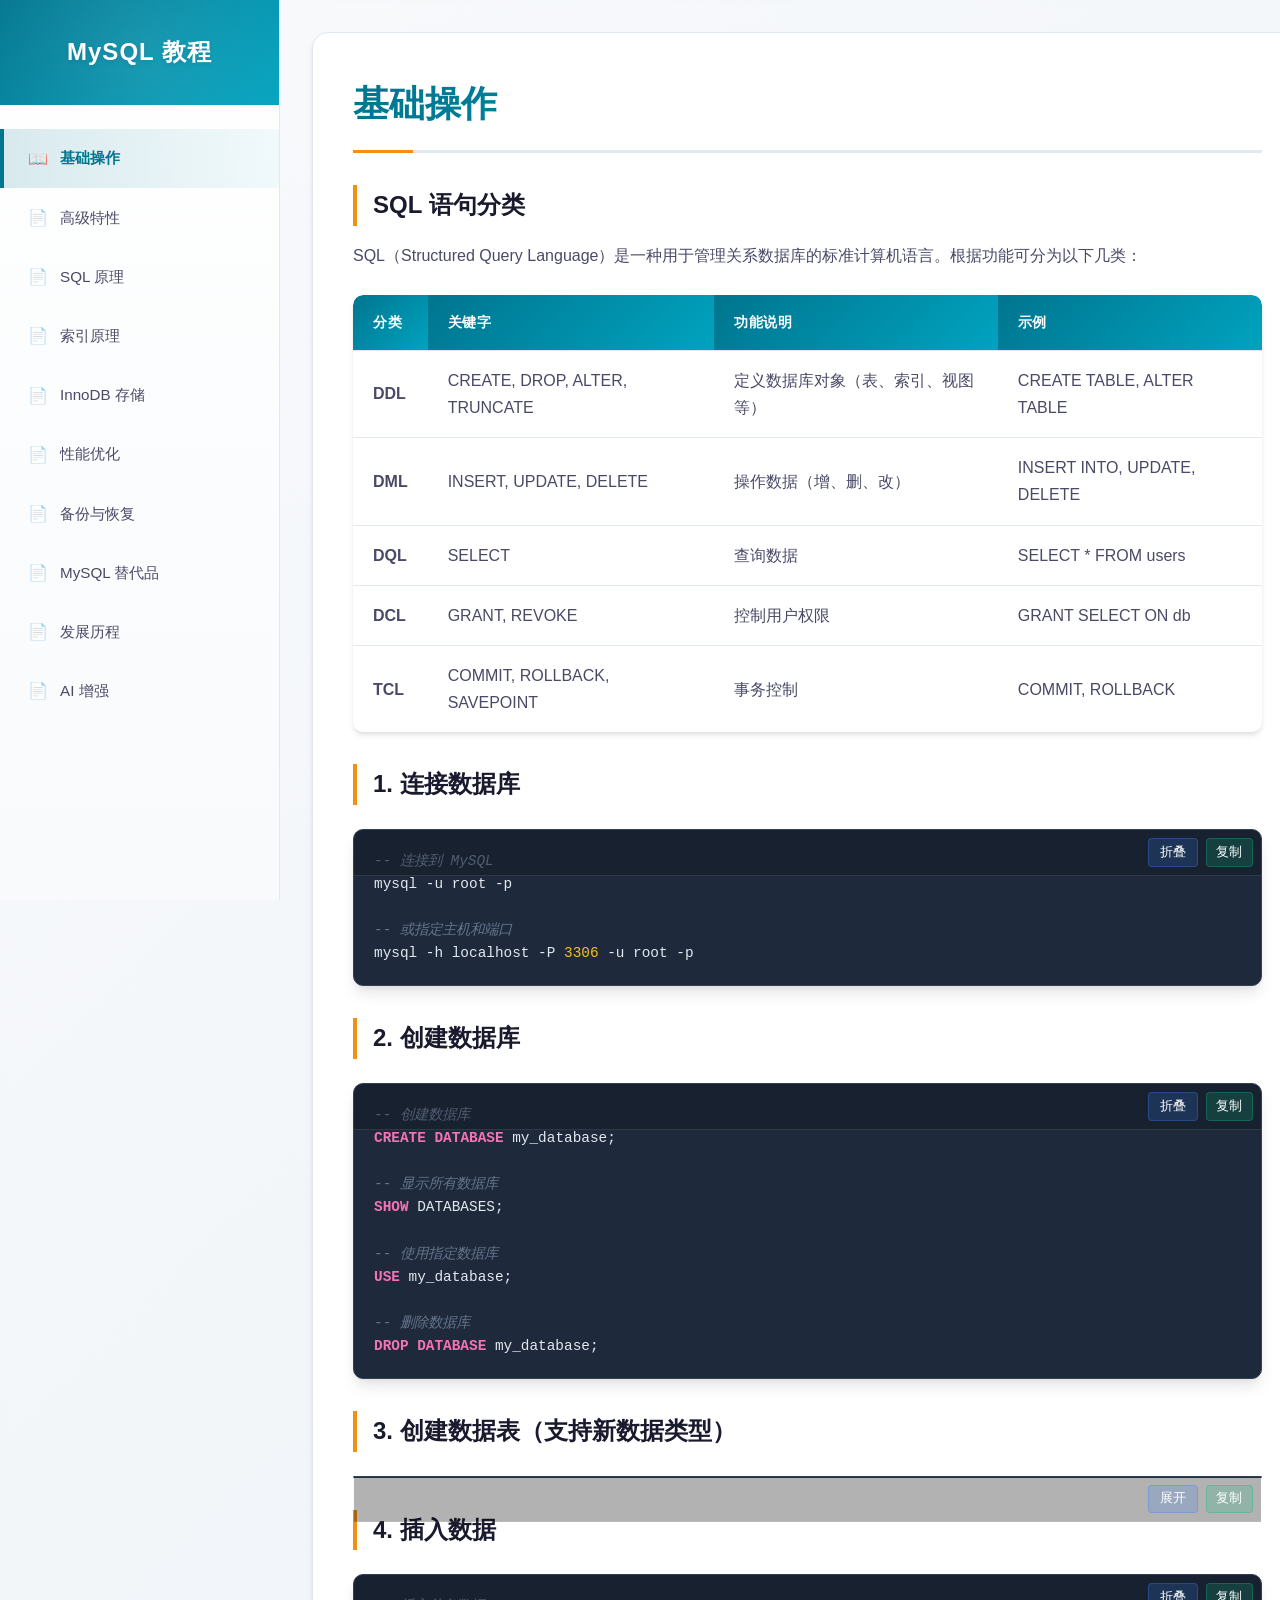
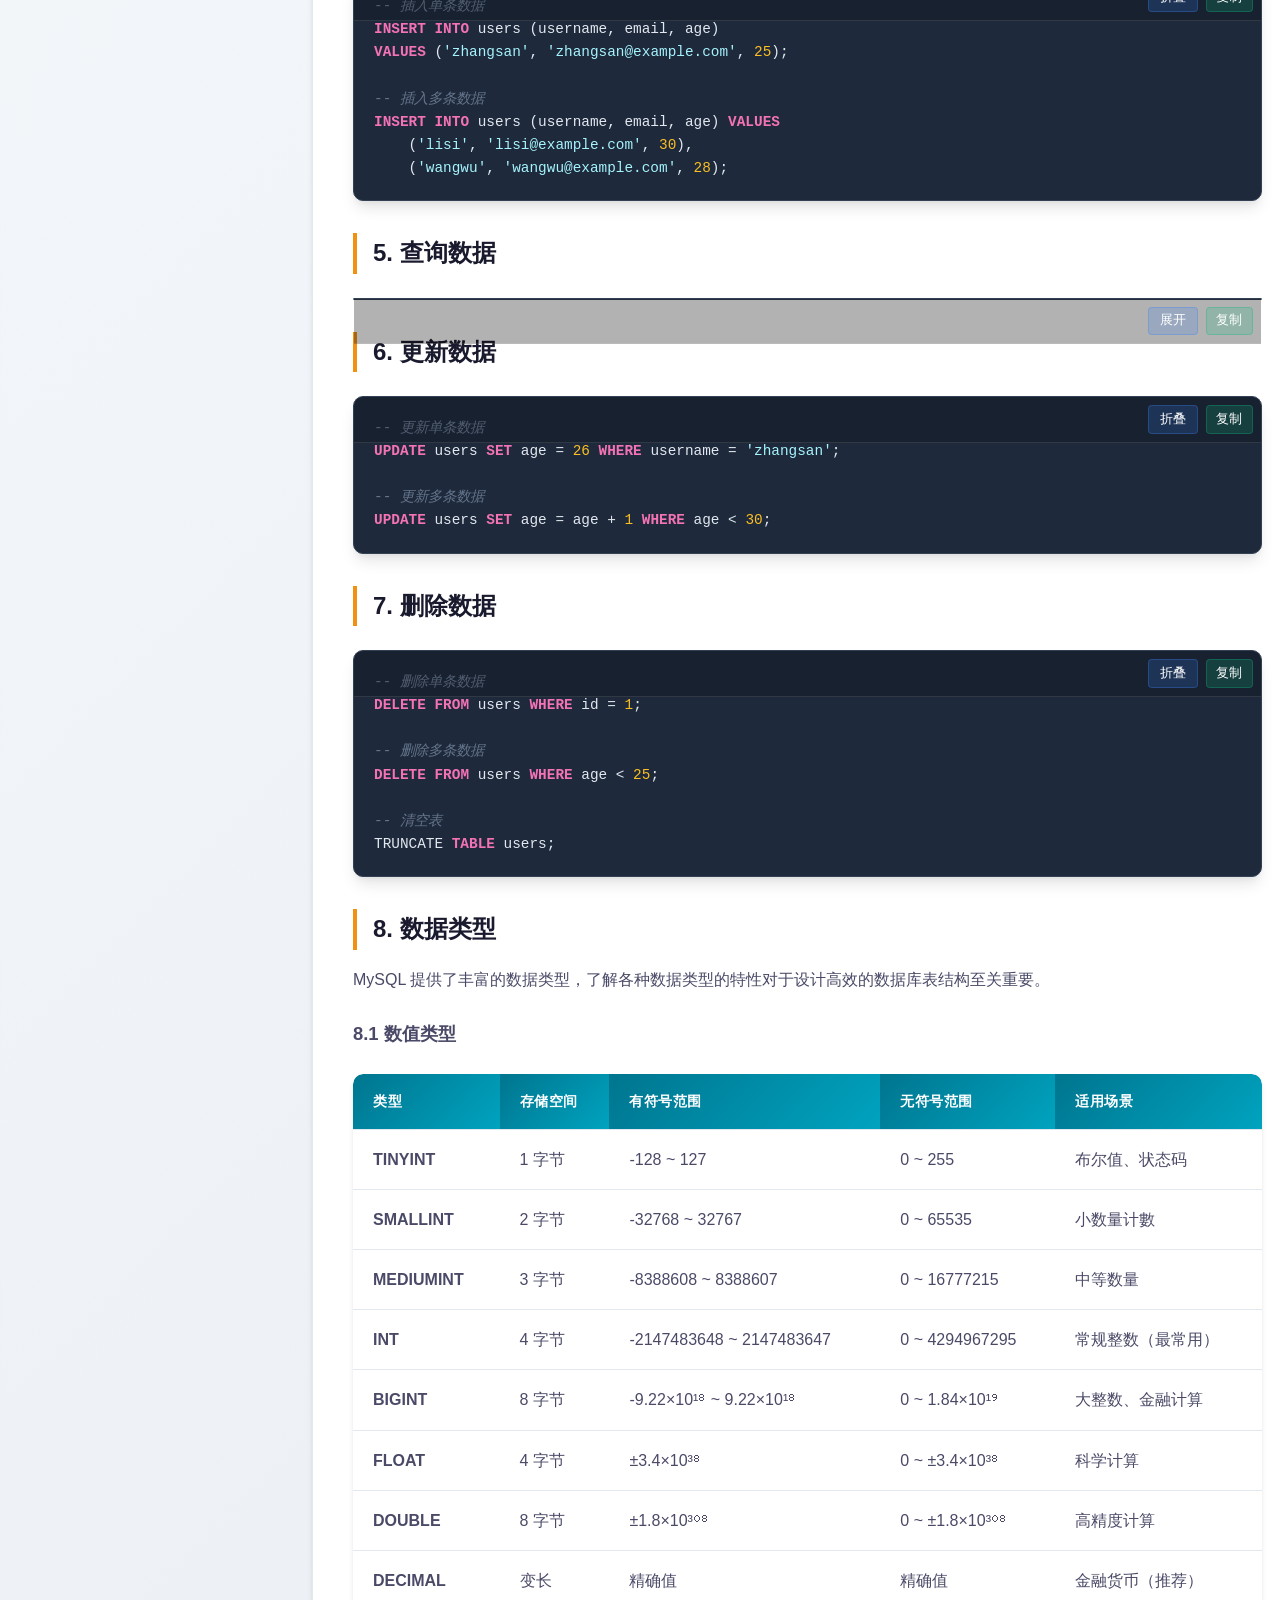
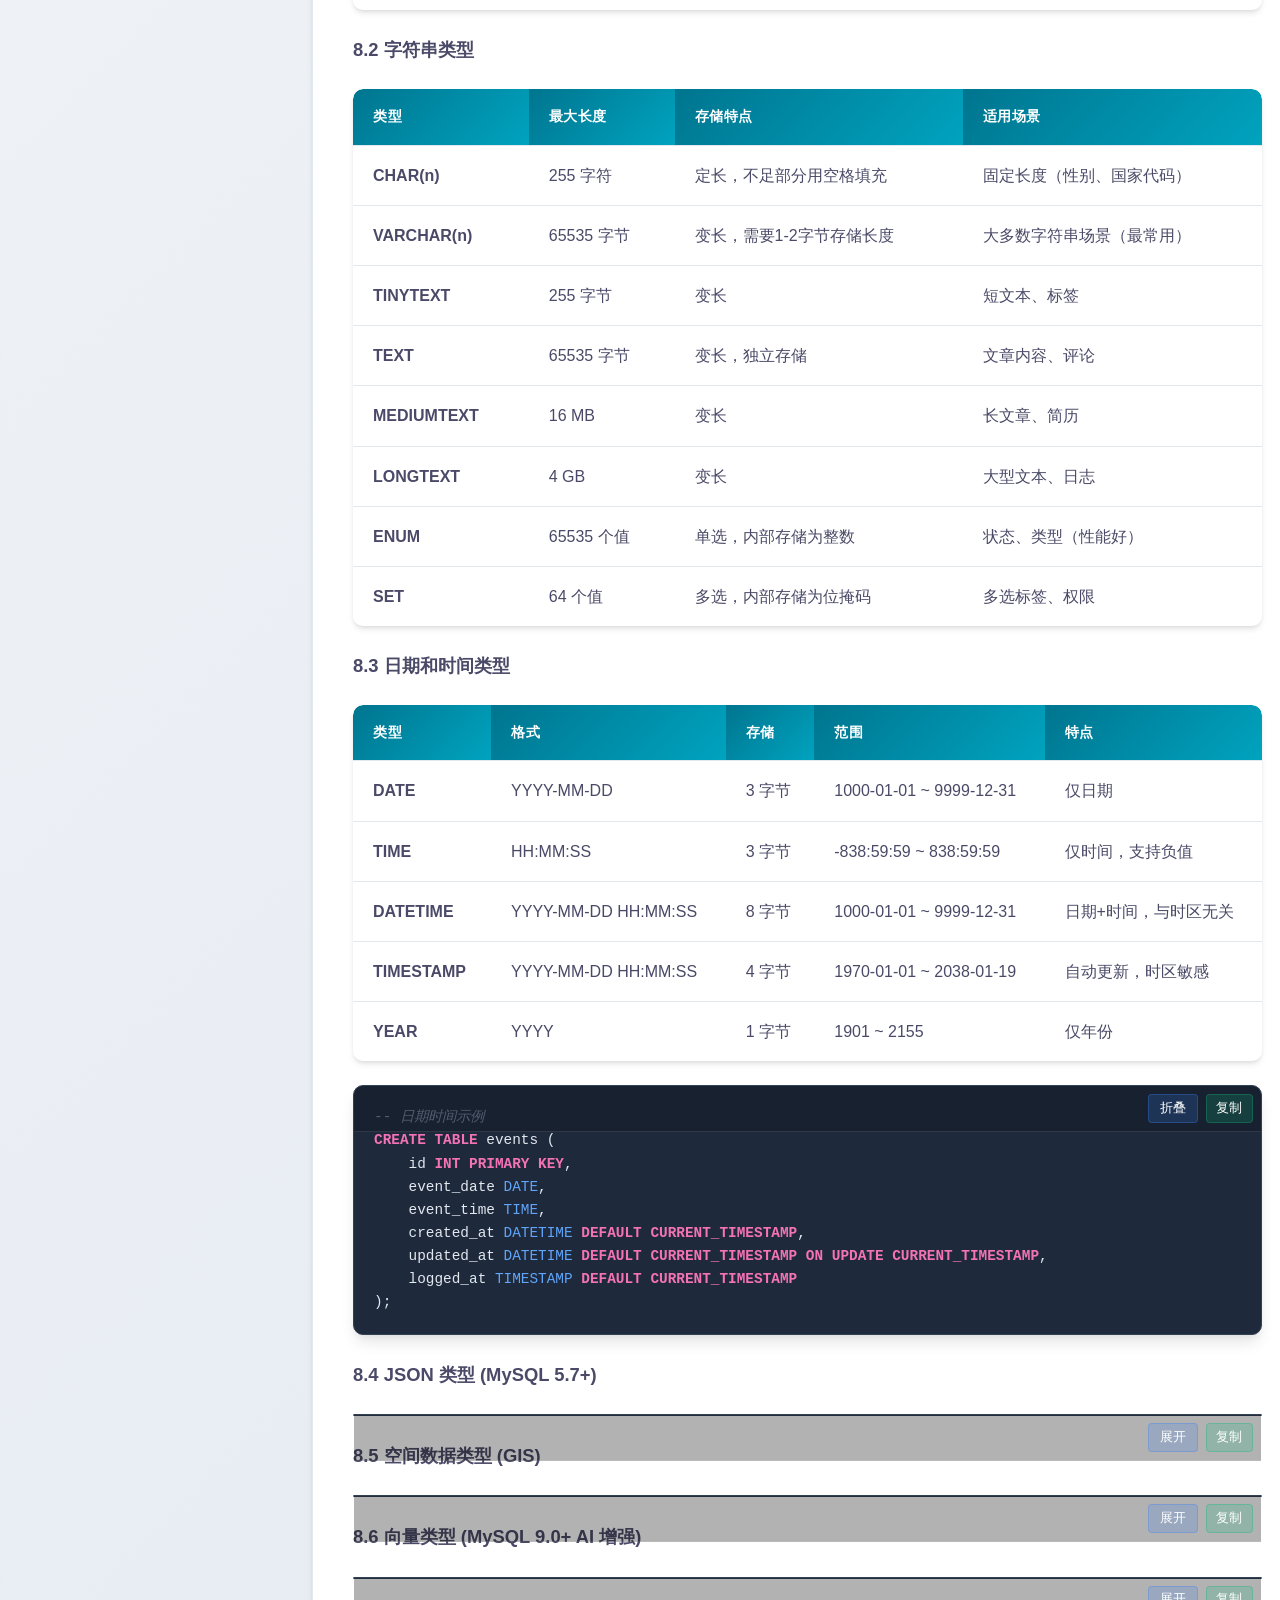
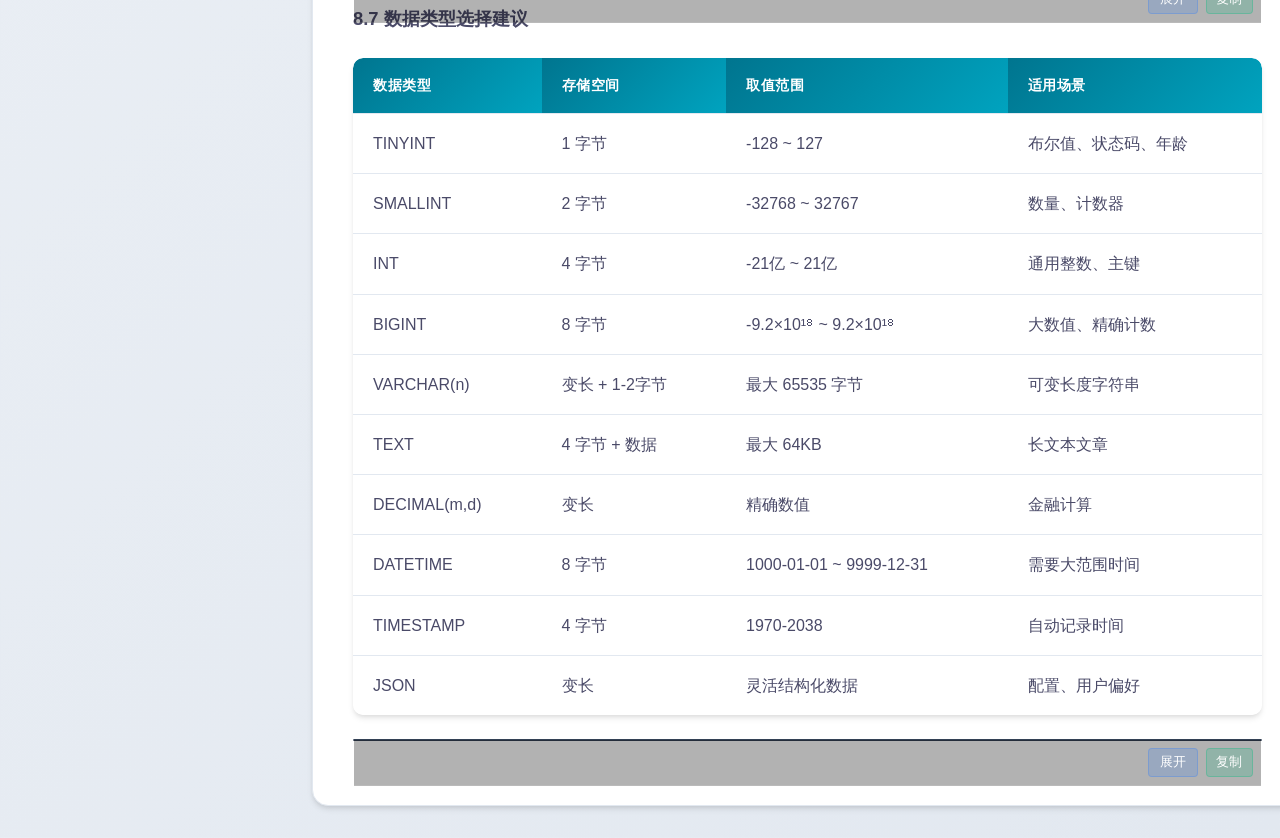
<file: chapters/basics.html>
<!DOCTYPE html>
<html lang="zh-CN">
<head>
    <meta charset="UTF-8">
    <meta name="viewport" content="width=device-width, initial-scale=1.0">
    <title>基础操作 - MySQL 教程</title>
    <link rel="icon" href="../favicon.ico" type="image/x-icon">
    <link rel="stylesheet" href="../styles.css">
    <script src="../mermaid.min.js"></script>
    <script>
        // Mermaid v10+ 配置
        mermaid.initialize({
            startOnLoad: true,
            theme: 'default',
            securityLevel: 'loose',
            fontFamily: '-apple-system, BlinkMacSystemFont, Segoe UI, Roboto',
            flowchart: {
                useMaxWidth: true,
                htmlLabels: true
            }
        });
    </script>
</head>
<body>
    <!-- 移动导航按钮 -->
    <button class="menu-toggle" aria-label="切换菜单">
        ☰ 菜单
    </button>
    <div class="menu-overlay"></div>
    <div class="layout">
        <aside class="sidebar">
            <div class="sidebar-header">
                <h1><a href="../index.html">MySQL 教程</a></h1>
            </div>
            <nav class="tree-nav">
                <ul class="tree">
                    <li class="current"><a href="#">基础操作</a></li>
                    <li><a href="advanced.html">高级特性</a></li>
                    <li><a href="sql-theory.html">SQL 原理</a></li>
                    <li><a href="index-theory.html">索引原理</a></li>
                    <li><a href="innodb-storage.html">InnoDB 存储</a></li>
                    <li><a href="performance.html">性能优化</a></li>
                    <li><a href="backup.html">备份与恢复</a></li>
                    <li><a href="alternatives.html">MySQL 替代品</a></li>
                    <li><a href="history.html">发展历程</a></li>
                    <li><a href="ai.html">AI 增强</a></li>
                </ul>
            </nav>
        </aside>
        <main class="main-content">
            <section id="basics" class="section">
                <div class="content">
<h2>基础操作</h2>
            <div class="content">
                <h3>SQL 语句分类</h3>
                <p>SQL（Structured Query Language）是一种用于管理关系数据库的标准计算机语言。根据功能可分为以下几类：</p>
                
                <div class="comparison-table">
                    <table>
                        <thead>
                            <tr>
                                <th>分类</th>
                                <th>关键字</th>
                                <th>功能说明</th>
                                <th>示例</th>
                            </tr>
                        </thead>
                        <tbody>
                            <tr>
                                <td><strong>DDL</strong></td>
                                <td>CREATE, DROP, ALTER, TRUNCATE</td>
                                <td>定义数据库对象（表、索引、视图等）</td>
                                <td>CREATE TABLE, ALTER TABLE</td>
                            </tr>
                            <tr>
                                <td><strong>DML</strong></td>
                                <td>INSERT, UPDATE, DELETE</td>
                                <td>操作数据（增、删、改）</td>
                                <td>INSERT INTO, UPDATE, DELETE</td>
                            </tr>
                            <tr>
                                <td><strong>DQL</strong></td>
                                <td>SELECT</td>
                                <td>查询数据</td>
                                <td>SELECT * FROM users</td>
                            </tr>
                            <tr>
                                <td><strong>DCL</strong></td>
                                <td>GRANT, REVOKE</td>
                                <td>控制用户权限</td>
                                <td>GRANT SELECT ON db</td>
                            </tr>
                            <tr>
                                <td><strong>TCL</strong></td>
                                <td>COMMIT, ROLLBACK, SAVEPOINT</td>
                                <td>事务控制</td>
                                <td>COMMIT, ROLLBACK</td>
                            </tr>
                        </tbody>
                    </table>
                </div>
                
                <h3>1. 连接数据库</h3>
                <div class="code-block">
                    <pre><code class="sql"><span class="com">-- 连接到 MySQL</span>
mysql -u root -p

<span class="com">-- 或指定主机和端口</span>
mysql -h localhost -P <span class="num">3306</span> -u root -p</code></pre>
                </div>

                <h3>2. 创建数据库</h3>
                <div class="code-block">
                    <pre><code class="sql"><span class="com">-- 创建数据库</span>
<span class="kwd">CREATE</span> <span class="kwd">DATABASE</span> my_database;

<span class="com">-- 显示所有数据库</span>
<span class="kwd">SHOW</span> DATABASES;

<span class="com">-- 使用指定数据库</span>
<span class="kwd">USE</span> my_database;

<span class="com">-- 删除数据库</span>
<span class="kwd">DROP</span> <span class="kwd">DATABASE</span> my_database;</code></pre>
                </div>

                <h3>3. 创建数据表（支持新数据类型）</h3>
                <div class="code-block">
                    <pre><code class="sql"><span class="com">-- 创建用户表（包含 <span class="kwd">JSON</span> 和 <span class="kwd">VECTOR</span> 类型）</span>
<span class="kwd">CREATE</span> <span class="kwd">TABLE</span> users (
    id <span class="kwd">BIGINT</span> <span class="kwd">UNSIGNED</span> <span class="kwd">AUTO_INCREMENT</span> <span class="kwd">PRIMARY KEY</span>,
    username <span class="type">VARCHAR</span>(<span class="num">100</span>) <span class="kwd"><span class="kwd">NOT</span> NULL</span> <span class="kwd">UNIQUE</span>,
    email <span class="type">VARCHAR</span>(<span class="num">255</span>) <span class="kwd"><span class="kwd">NOT</span> NULL</span>,
    age <span class="kwd">TINYINT</span> <span class="kwd">UNSIGNED</span>,
    preferences <span class="type">JSON</span>,
    user_embedding <span class="type">VECTOR</span>(<span class="num">768</span>),
    created_at <span class="type">TIMESTAMP</span>(<span class="num">6</span>) <span class="kwd">DEFAULT</span> <span class="kwd">CURRENT_TIMESTAMP</span>(<span class="num">6</span>),
    updated_at <span class="type">TIMESTAMP</span>(<span class="num">6</span>) <span class="kwd">DEFAULT</span> <span class="kwd">CURRENT_TIMESTAMP</span>(<span class="num">6</span>) <span class="kwd">ON</span> <span class="kwd">UPDATE</span> <span class="kwd">CURRENT_TIMESTAMP</span>(<span class="num">6</span>),
    <span class="kwd">FULLTEXT</span> <span class="kwd">INDEX</span> idx_username_fulltext (username),
    <span class="kwd">INDEX</span> idx_email (email),
    <span class="kwd">SPATIAL</span> <span class="kwd">INDEX</span> idx_location (location) <span class="kwd">IF</span> <span class="kwd">EXISTS</span>
) ENGINE=InnoDB <span class="kwd">DEFAULT</span> CHARSET=utf8mb4 COLLATE=utf8mb4_unicode_ci;

<span class="com">-- 查看表结构</span>
<span class="kwd">DESCRIBE</span> users;
<span class="kwd">SHOW</span> <span class="kwd">CREATE</span> <span class="kwd">TABLE</span> users\G</code></pre>
                </div>

                <h3>4. 插入数据</h3>
                <div class="code-block">
                    <pre><code class="sql"><span class="com">-- 插入单条数据</span>
<span class="kwd">INSERT</span> <span class="kwd">INTO</span> users (username, email, age)
<span class="kwd">VALUES</span> (<span class="str">'zhangsan'</span>, <span class="str">'zhangsan@example.com'</span>, <span class="num">25</span>);

<span class="com">-- 插入多条数据</span>
<span class="kwd">INSERT</span> <span class="kwd">INTO</span> users (username, email, age) <span class="kwd">VALUES</span>
    (<span class="str">'lisi'</span>, <span class="str">'lisi@example.com'</span>, <span class="num">30</span>),
    (<span class="str">'wangwu'</span>, <span class="str">'wangwu@example.com'</span>, <span class="num">28</span>);</code></pre>
                </div>

                <h3>5. 查询数据</h3>
                <div class="code-block">
                    <pre><code class="sql"><span class="com">-- 查询所有数据</span>
<span class="kwd">SELECT</span> * <span class="kwd">FROM</span> users;

<span class="com">-- 查询特定列</span>
<span class="kwd">SELECT</span> username, email <span class="kwd">FROM</span> users;

<span class="com">-- 条件查询（<span class="kwd">AI</span> 自动优化）</span>
<span class="kwd">SELECT</span> * <span class="kwd">FROM</span> users <span class="kwd">WHERE</span> age > <span class="num">25</span>;

<span class="com">-- <span class="kwd">JSON</span> 数据查询</span>
<span class="kwd">SELECT</span> username,
       <span class="func">JSON_EXTRACT</span>(preferences, <span class="str">'$.theme'</span>) <span class="kwd">as</span> theme,
       <span class="func">JSON_EXTRACT</span>(preferences, <span class="str">'$.language'</span>) <span class="kwd">as</span> <span class="kwd">language</span>
<span class="kwd">FROM</span> users
<span class="kwd">WHERE</span> <span class="func">JSON_EXTRACT</span>(preferences, <span class="str">'$.newsletter'</span>) = true;

<span class="com">-- 向量相似性搜索（用于 <span class="kwd">AI</span> 应用）</span>
<span class="kwd">SELECT</span> username,
       <span class="func">VECTOR_DISTANCE</span>(user_embedding,
                       <span class="str">'[<span class="num">0</span>.<span class="num">1</span>, <span class="num">0</span>.<span class="num">2</span>, <span class="num">0</span>.<span class="num">3</span>, ..., <span class="num">0</span>.<span class="num">768</span>]'</span>) <span class="kwd">as</span> distance
<span class="kwd">FROM</span> users
<span class="kwd">ORDER BY</span> distance
<span class="kwd">LIMIT</span> <span class="num">10</span>;

<span class="com">-- 全文搜索（改进的全文索引）</span>
<span class="kwd">SELECT</span> username,
       <span class="func">MATCH</span>(username, email) <span class="func">AGAINST</span>(<span class="str">'zhangsan'</span> <span class="kwd">IN</span> <span class="kwd">NATURAL</span> <span class="kwd">LANGUAGE</span> MODE) <span class="kwd">as</span> relevance
<span class="kwd">FROM</span> users
<span class="kwd">WHERE</span> <span class="func">MATCH</span>(username, email) <span class="func">AGAINST</span>(<span class="str">'zhangsan'</span> <span class="kwd">IN</span> <span class="kwd">NATURAL</span> <span class="kwd">LANGUAGE</span> MODE);

<span class="com">-- 使用 <span class="kwd">AI</span> 优化提示</span>
<span class="kwd">SELECT</span> /*+ AI_OPTIMIZE */ * <span class="kwd">FROM</span> users <span class="kwd">WHERE</span> age > <span class="num">25</span> <span class="kwd">ORDER BY</span> created_at DESC;

<span class="com">-- 分页查询（优化性能）</span>
<span class="kwd">SELECT</span> * <span class="kwd">FROM</span> users
<span class="kwd">WHERE</span> id > <span class="num">1000</span>
<span class="kwd">ORDER BY</span> id
<span class="kwd">LIMIT</span> <span class="num">10</span>;

<span class="com">-- 窗口函数（分析查询）</span>
<span class="kwd">SELECT</span> username,
       age,
       <span class="func">RANK</span>() OVER (<span class="kwd">ORDER BY</span> age <span class="kwd">DESC</span>) <span class="kwd">as</span> age_rank,
       <span class="func">DENSE_RANK</span>() OVER (<span class="kwd">ORDER BY</span> age <span class="kwd">DESC</span>) <span class="kwd">as</span> dense_age_rank
<span class="kwd">FROM</span> users;</code></pre>
                </div>

                <h3>6. 更新数据</h3>
                <div class="code-block">
                    <pre><code class="sql"><span class="com">-- 更新单条数据</span>
<span class="kwd">UPDATE</span> users <span class="kwd">SET</span> age = <span class="num">26</span> <span class="kwd">WHERE</span> username = <span class="str">'zhangsan'</span>;

<span class="com">-- 更新多条数据</span>
<span class="kwd">UPDATE</span> users <span class="kwd">SET</span> age = age + <span class="num">1</span> <span class="kwd">WHERE</span> age < <span class="num">30</span>;</code></pre>
                </div>

                <h3>7. 删除数据</h3>
                <div class="code-block">
                    <pre><code class="sql"><span class="com">-- 删除单条数据</span>
<span class="kwd">DELETE</span> <span class="kwd">FROM</span> users <span class="kwd">WHERE</span> id = <span class="num">1</span>;

<span class="com">-- 删除多条数据</span>
<span class="kwd">DELETE</span> <span class="kwd">FROM</span> users <span class="kwd">WHERE</span> age < <span class="num">25</span>;

<span class="com">-- 清空表</span>
TRUNCATE <span class="kwd">TABLE</span> users;</code></pre>
                </div>

                <h3 id="datatypes">8. 数据类型</h3>
                <p>MySQL 提供了丰富的数据类型，了解各种数据类型的特性对于设计高效的数据库表结构至关重要。</p>

                <h4>8.1 数值类型</h4>
                <div class="comparison-table">
                    <table>
                        <thead>
                            <tr>
                                <th>类型</th>
                                <th>存储空间</th>
                                <th>有符号范围</th>
                                <th>无符号范围</th>
                                <th>适用场景</th>
                            </tr>
                        </thead>
                        <tbody>
                            <tr>
                                <td><strong>TINYINT</strong></td>
                                <td>1 字节</td>
                                <td>-128 ~ 127</td>
                                <td>0 ~ 255</td>
                                <td>布尔值、状态码</td>
                            </tr>
                            <tr>
                                <td><strong>SMALLINT</strong></td>
                                <td>2 字节</td>
                                <td>-32768 ~ 32767</td>
                                <td>0 ~ 65535</td>
                                <td>小数量计數</td>
                            </tr>
                            <tr>
                                <td><strong>MEDIUMINT</strong></td>
                                <td>3 字节</td>
                                <td>-8388608 ~ 8388607</td>
                                <td>0 ~ 16777215</td>
                                <td>中等数量</td>
                            </tr>
                            <tr>
                                <td><strong>INT</strong></td>
                                <td>4 字节</td>
                                <td>-2147483648 ~ 2147483647</td>
                                <td>0 ~ 4294967295</td>
                                <td>常规整数（最常用）</td>
                            </tr>
                            <tr>
                                <td><strong>BIGINT</strong></td>
                                <td>8 字节</td>
                                <td>-9.22×10¹⁸ ~ 9.22×10¹⁸</td>
                                <td>0 ~ 1.84×10¹⁹</td>
                                <td>大整数、金融计算</td>
                            </tr>
                            <tr>
                                <td><strong>FLOAT</strong></td>
                                <td>4 字节</td>
                                <td>±3.4×10³⁸</td>
                                <td>0 ~ ±3.4×10³⁸</td>
                                <td>科学计算</td>
                            </tr>
                            <tr>
                                <td><strong>DOUBLE</strong></td>
                                <td>8 字节</td>
                                <td>±1.8×10³⁰⁸</td>
                                <td>0 ~ ±1.8×10³⁰⁸</td>
                                <td>高精度计算</td>
                            </tr>
                            <tr>
                                <td><strong>DECIMAL</strong></td>
                                <td>变长</td>
                                <td>精确值</td>
                                <td>精确值</td>
                                <td>金融货币（推荐）</td>
                            </tr>
                        </tbody>
                    </table>
                </div>

                <h4>8.2 字符串类型</h4>
                <div class="comparison-table">
                    <table>
                        <thead>
                            <tr>
                                <th>类型</th>
                                <th>最大长度</th>
                                <th>存储特点</th>
                                <th>适用场景</th>
                            </tr>
                        </thead>
                        <tbody>
                            <tr>
                                <td><strong>CHAR(n)</strong></td>
                                <td>255 字符</td>
                                <td>定长，不足部分用空格填充</td>
                                <td>固定长度（性别、国家代码）</td>
                            </tr>
                            <tr>
                                <td><strong>VARCHAR(n)</strong></td>
                                <td>65535 字节</td>
                                <td>变长，需要1-2字节存储长度</td>
                                <td>大多数字符串场景（最常用）</td>
                            </tr>
                            <tr>
                                <td><strong>TINYTEXT</strong></td>
                                <td>255 字节</td>
                                <td>变长</td>
                                <td>短文本、标签</td>
                            </tr>
                            <tr>
                                <td><strong>TEXT</strong></td>
                                <td>65535 字节</td>
                                <td>变长，独立存储</td>
                                <td>文章内容、评论</td>
                            </tr>
                            <tr>
                                <td><strong>MEDIUMTEXT</strong></td>
                                <td>16 MB</td>
                                <td>变长</td>
                                <td>长文章、简历</td>
                            </tr>
                            <tr>
                                <td><strong>LONGTEXT</strong></td>
                                <td>4 GB</td>
                                <td>变长</td>
                                <td>大型文本、日志</td>
                            </tr>
                            <tr>
                                <td><strong>ENUM</strong></td>
                                <td>65535 个值</td>
                                <td>单选，内部存储为整数</td>
                                <td>状态、类型（性能好）</td>
                            </tr>
                            <tr>
                                <td><strong>SET</strong></td>
                                <td>64 个值</td>
                                <td>多选，内部存储为位掩码</td>
                                <td>多选标签、权限</td>
                            </tr>
                        </tbody>
                    </table>
                </div>

                <h4>8.3 日期和时间类型</h4>
                <div class="comparison-table">
                    <table>
                        <thead>
                            <tr>
                                <th>类型</th>
                                <th>格式</th>
                                <th>存储</th>
                                <th>范围</th>
                                <th>特点</th>
                            </tr>
                        </thead>
                        <tbody>
                            <tr>
                                <td><strong>DATE</strong></td>
                                <td>YYYY-MM-DD</td>
                                <td>3 字节</td>
                                <td>1000-01-01 ~ 9999-12-31</td>
                                <td>仅日期</td>
                            </tr>
                            <tr>
                                <td><strong>TIME</strong></td>
                                <td>HH:MM:SS</td>
                                <td>3 字节</td>
                                <td>-838:59:59 ~ 838:59:59</td>
                                <td>仅时间，支持负值</td>
                            </tr>
                            <tr>
                                <td><strong>DATETIME</strong></td>
                                <td>YYYY-MM-DD HH:MM:SS</td>
                                <td>8 字节</td>
                                <td>1000-01-01 ~ 9999-12-31</td>
                                <td>日期+时间，与时区无关</td>
                            </tr>
                            <tr>
                                <td><strong>TIMESTAMP</strong></td>
                                <td>YYYY-MM-DD HH:MM:SS</td>
                                <td>4 字节</td>
                                <td>1970-01-01 ~ 2038-01-19</td>
                                <td>自动更新，时区敏感</td>
                            </tr>
                            <tr>
                                <td><strong>YEAR</strong></td>
                                <td>YYYY</td>
                                <td>1 字节</td>
                                <td>1901 ~ 2155</td>
                                <td>仅年份</td>
                            </tr>
                        </tbody>
                    </table>
                </div>
                
                <div class="code-block">
                    <pre><code class="sql"><span class="com">-- 日期时间示例</span>
<span class="kwd">CREATE</span> <span class="kwd">TABLE</span> events (
    id <span class="kwd">INT</span> <span class="kwd">PRIMARY KEY</span>,
    event_date <span class="type">DATE</span>,
    event_time <span class="type">TIME</span>,
    created_at <span class="type">DATETIME</span> <span class="kwd">DEFAULT</span> <span class="kwd">CURRENT_TIMESTAMP</span>,
    updated_at <span class="type">DATETIME</span> <span class="kwd">DEFAULT</span> <span class="kwd">CURRENT_TIMESTAMP</span> <span class="kwd">ON</span> <span class="kwd">UPDATE</span> <span class="kwd">CURRENT_TIMESTAMP</span>,
    logged_at <span class="type">TIMESTAMP</span> <span class="kwd">DEFAULT</span> <span class="kwd">CURRENT_TIMESTAMP</span>
);</code></pre>
                </div>

                <h4>8.4 JSON 类型 (MySQL 5.7+)</h4>
                <div class="code-block">
                    <pre><code class="sql"><span class="com">-- JSON 类型用于存储结构化数据</span>
<span class="kwd">CREATE</span> <span class="kwd">TABLE</span> user_preferences (
    id <span class="kwd">INT</span> <span class="kwd">PRIMARY KEY</span>,
    user_id <span class="kwd">INT</span> <span class="kwd">NOT NULL</span>,
    preferences <span class="type">JSON</span>,
    settings <span class="type">JSON</span>
);

<span class="com">-- 插入 JSON 数据</span>
<span class="kwd">INSERT</span> <span class="kwd">INTO</span> user_preferences (user_id, preferences, settings)
<span class="kwd">VALUES</span>(
    <span class="num">1</span>,
    <span class="str">'{"theme": "dark", "language": "zh-CN", "notifications": true}'</span>,
    <span class="str">'{"privacy": "public", "two_factor": false}'</span>
);

<span class="com">-- 使用 JSON_EXTRACT 提取值</span>
<span class="kwd">SELECT</span>
    user_id,
    <span class="func">JSON_EXTRACT</span>(preferences, <span class="str">'$.theme'</span>) <span class="kwd">as</span> theme,
    <span class="func">JSON_EXTRACT</span>(preferences, <span class="str">'$.language'</span>) <span class="kwd">as</span> <span class="kwd">language</span>,
    <span class="func">JSON_EXTRACT</span>(preferences, <span class="str">'$.notifications'</span>) <span class="kwd">as</span> notifications
<span class="kwd">FROM</span> user_preferences;

<span class="com">-- 使用 JSON_SET 更新/添加值</span>
<span class="kwd">UPDATE</span> user_preferences
<span class="kwd">SET</span> preferences = <span class="func">JSON_SET</span>(preferences, <span class="str">'$.theme'</span>, <span class="str">'light'</span>, <span class="str">'$.font_size'</span>, <span class="str">'14px'</span>)
<span class="kwd">WHERE</span> user_id = <span class="num">1</span>;

<span class="com">-- 使用 JSON_REMOVE 删除值</span>
<span class="kwd">UPDATE</span> user_preferences
<span class="kwd">SET</span> preferences = <span class="func">JSON_REMOVE</span>(preferences, <span class="str">'$.notifications'</span>)
<span class="kwd">WHERE</span> user_id = <span class="num">1</span>;

<span class="com">-- 使用 JSON_KEYS 获取所有键</span>
<span class="kwd">SELECT</span> <span class="func">JSON_KEYS</span>(preferences) <span class="kwd">as</span> keys <span class="kwd">FROM</span> user_preferences;

<span class="com">-- JSON 数组操作</span>
<span class="kwd">INSERT</span> <span class="kwd">INTO</span> user_preferences (user_id, preferences)
<span class="kwd">VALUES</span>(<span class="num">2</span>, <span class="str">'{"tags": ["mysql", "database", "sql"]}'</span>);

<span class="kwd">SELECT</span> <span class="func">JSON_EXTRACT</span>(preferences, <span class="str">'$.tags[0]'</span>) <span class="kwd">as</span> first_tag <span class="kwd">FROM</span> user_preferences;</code></pre>
                </div>

                <h4>8.5 空间数据类型 (GIS)</h4>
                <div class="code-block">
                    <pre><code class="sql"><span class="com">-- 空间数据类型</span>
GEOMETRY:      任意几何类型
POINT:         点 (x, y)
LINESTRING:    曲线 (点序列)
POLYGON:       多边形 (边界点序列)
MULTIPOINT:    点集合
MULTILINESTRING: 曲线集合
MULTIPOLYGON:  多边形集合
GEOMETRYCOLLECTION: 几何集合

<span class="com">-- 创建空间数据表</span>
<span class="kwd">CREATE</span> <span class="kwd">TABLE</span> locations (
    id <span class="kwd">INT</span> <span class="kwd">PRIMARY KEY</span>,
    name <span class="type">VARCHAR</span>(<span class="num">100</span>),
    location POINT <span class="kwd">NOT NULL</span>,
    area POLYGON,
    route LINESTRING,
    <span class="kwd">SPATIAL</span> <span class="kwd">INDEX</span> idx_location (location)
);

<span class="com">-- 插入空间数据</span>
<span class="kwd">INSERT</span> <span class="kwd">INTO</span> locations (name, location)
<span class="kwd">VALUES</span>(
    <span class="str">'天安门广场'</span>,
    <span class="func">ST_GeomFromText</span>(<span class="str">'POINT(116.397428 39.90923)'</span>)
);

<span class="com">-- 查询坐标</span>
<span class="kwd">SELECT</span> name, <span class="func">ST_X</span>(location) <span class="kwd">as</span> longitude, <span class="func">ST_Y</span>(location) <span class="kwd">as</span> latitude
<span class="kwd">FROM</span> locations;

<span class="com">-- 计算两点距离 (米)</span>
<span class="kwd">SELECT</span> <span class="func">ST_Distance_Sphere</span>(
    <span class="func">ST_GeomFromText</span>(<span class="str">'POINT(116.397428 39.90923)'</span>),
    <span class="func">ST_GeomFromText</span>(<span class="str">'POINT(121.473701 31.230416)'</span>)
) <span class="kwd">as</span> distance_meters;

<span class="com">-- 创建多边形</span>
<span class="kwd">INSERT</span> <span class="kwd">INTO</span> locations (name, area)
<span class="kwd">VALUES</span>(
    <span class="str">'北京市'</span>,
    <span class="func">ST_GeomFromText</span>(<span class="str">'POLYGON((116.0 39.0, 117.0 39.0, 117.0 41.0, 116.0 41.0, 116.0 39.0))'</span>)
);

<span class="com">-- 判断点是否在多边形内</span>
<span class="kwd">SELECT</span> name <span class="kwd">FROM</span> locations
<span class="kwd">WHERE</span> <span class="func">ST_Contains</span>(
    area,
    <span class="func">ST_GeomFromText</span>(<span class="str">'POINT(116.5 40.0)'</span>)
);</code></pre>
                </div>

                <h4>8.6 向量类型 (MySQL 9.0+ AI 增强)</h4>
                <div class="code-block">
                    <pre><code class="sql"><span class="com">-- 向量类型用于存储嵌入向量 (AI/ML 应用)</span>
<span class="kwd">CREATE</span> <span class="kwd">TABLE</span> document_embeddings (
    id <span class="kwd">INT</span> <span class="kwd">PRIMARY KEY</span>,
    doc_id <span class="kwd">INT</span> <span class="kwd">NOT NULL</span>,
    embedding VECTOR(<span class="num">768</span>),  <span class="com">-- 768维向量 (BERT等模型常用)</span>
    <span class="kwd">INDEX</span> idx_embedding (embedding)
);

<span class="com">-- 插入向量数据 (需要转换为字符串格式)</span>
<span class="kwd">INSERT</span> <span class="kwd">INTO</span> document_embeddings (doc_id, embedding)
<span class="kwd">VALUES</span>(
    <span class="num">1</span>,
    <span class="str">'[0.1, 0.2, 0.3, 0.0, -0.1, 0.5, -0.3, 0.8, ...]'</span>
);

<span class="com">-- 向量相似性搜索 (余弦相似度)</span>
<span class="kwd">SELECT</span>
    doc_id,
    <span class="func">VECTOR_DISTANCE</span>(embedding, <span class="str">'[0.1, 0.2, 0.3, 0.0, -0.1, 0.5, -0.3, 0.8, ...]'</span>, <span class="str">'cosine'</span>) <span class="kwd">as</span> similarity
<span class="kwd">FROM</span> document_embeddings
<span class="kwd">ORDER BY</span> similarity
<span class="kwd">LIMIT</span> <span class="num">5</span>;

<span class="com">-- 欧氏距离</span>
<span class="kwd">SELECT</span>
    doc_id,
    <span class="func">VECTOR_DISTANCE</span>(embedding, <span class="str">'[0.1, 0.2, 0.3, ...]'</span>, <span class="str">'euclidean'</span>) <span class="kwd">as</span> distance
<span class="kwd">FROM</span> document_embeddings
<span class="kwd">ORDER BY</span> distance
<span class="kwd">LIMIT</span> <span class="num">5</span>;

<span class="com">-- 内积</span>
<span class="kwd">SELECT</span>
    doc_id,
    <span class="func">VECTOR_DISTANCE</span>(embedding, <span class="str">'[0.1, 0.2, 0.3, ...]'</span>, <span class="str">'dot_product'</span>) <span class="kwd">as</span> score
<span class="kwd">FROM</span> document_embeddings
<span class="kwd">ORDER BY</span> score DESC
<span class="kwd">LIMIT</span> <span class="num">5</span>;

<span class="com">-- 使用 HNSW 索引加速向量搜索</span>
<span class="kwd">ALTER</span> <span class="kwd">TABLE</span> document_embeddings
ADD <span class="kwd">INDEX</span> idx_hnsw (embedding) <span class="kwd">INDEX_TYPE</span> = <span class="str">'HNSW'</span> <span class="kwd">PARAMETERS</span> = <span class="str">'{"m": 16, "ef_construction": 200}'</span>;</code></pre>
                </div>

                <h4>8.7 数据类型选择建议</h4>
                
                <div class="comparison-table">
                    <table>
                        <thead>
                            <tr>
                                <th>数据类型</th>
                                <th>存储空间</th>
                                <th>取值范围</th>
                                <th>适用场景</th>
                            </tr>
                        </thead>
                        <tbody>
                            <tr>
                                <td>TINYINT</td>
                                <td>1 字节</td>
                                <td>-128 ~ 127</td>
                                <td>布尔值、状态码、年龄</td>
                            </tr>
                            <tr>
                                <td>SMALLINT</td>
                                <td>2 字节</td>
                                <td>-32768 ~ 32767</td>
                                <td>数量、计数器</td>
                            </tr>
                            <tr>
                                <td>INT</td>
                                <td>4 字节</td>
                                <td>-21亿 ~ 21亿</td>
                                <td>通用整数、主键</td>
                            </tr>
                            <tr>
                                <td>BIGINT</td>
                                <td>8 字节</td>
                                <td>-9.2×10¹⁸ ~ 9.2×10¹⁸</td>
                                <td>大数值、精确计数</td>
                            </tr>
                            <tr>
                                <td>VARCHAR(n)</td>
                                <td>变长 + 1-2字节</td>
                                <td>最大 65535 字节</td>
                                <td>可变长度字符串</td>
                            </tr>
                            <tr>
                                <td>TEXT</td>
                                <td>4 字节 + 数据</td>
                                <td>最大 64KB</td>
                                <td>长文本文章</td>
                            </tr>
                            <tr>
                                <td>DECIMAL(m,d)</td>
                                <td>变长</td>
                                <td>精确数值</td>
                                <td>金融计算</td>
                            </tr>
                            <tr>
                                <td>DATETIME</td>
                                <td>8 字节</td>
                                <td>1000-01-01 ~ 9999-12-31</td>
                                <td>需要大范围时间</td>
                            </tr>
                            <tr>
                                <td>TIMESTAMP</td>
                                <td>4 字节</td>
                                <td>1970-2038</td>
                                <td>自动记录时间</td>
                            </tr>
                            <tr>
                                <td>JSON</td>
                                <td>变长</td>
                                <td>灵活结构化数据</td>
                                <td>配置、用户偏好</td>
                            </tr>
                        </tbody>
                    </table>
                </div>
                
                <div class="code-block">
                    <pre><code class="sql"><span class="com">-- 数据类型选择原则</span>

<span class="com">-- 1. 选择最小的数据类型</span>
<span class="com">-- 不推荐: INT UNSIGNED 对于 0-100 的值</span>
<span class="kwd">CREATE</span> <span class="kwd">TABLE</span> age_table (
    age TINYINT UNSIGNED  <span class="com">-- 0-255, 比 INT 节省3字节</span>
);

<span class="com">-- 2. 使用 VARCHAR(n) 而非 CHAR(n) 当字符串长度不确定时</span>
<span class="com">-- CHAR(10) 始终占用10字节, VARCHAR(10) 按实际长度</span>

<span class="com">-- 3. 使用 DECIMAL 而非 FLOAT/DOUBLE 用于精确数值</span>
<span class="com">-- 金融计算: DECIMAL(15,2) vs FLOAT</span>
<span class="kwd">CREATE</span> <span class="kwd">TABLE</span> accounts (
    balance <span class="type">DECIMAL</span>(<span class="num">15</span>,<span class="num">2</span>)  <span class="com">-- 精确</span>
);

<span class="com">-- 4. 使用 TIMESTAMP 而非 DATETIME 当需要自动更新时</span>
<span class="kwd">CREATE</span> <span class="kwd">TABLE</span> logs (
    created_at TIMESTAMP <span class="kwd">DEFAULT</span> <span class="kwd">CURRENT_TIMESTAMP</span>,  <span class="com">-- 自动设置</span>
    updated_at TIMESTAMP <span class="kwd">DEFAULT</span> <span class="kwd">CURRENT_TIMESTAMP</span> <span class="kwd">ON</span> <span class="kwd">UPDATE</span> <span class="kwd">CURRENT_TIMESTAMP</span>  <span class="com">-- 自动更新</span>
);

<span class="com">-- 5. 使用 JSON 类型存储灵活的结构化数据</span>
<span class="com">-- 但不要滥用, 频繁查询的字段应该用独立列</span>

<span class="com">-- 6. 考虑字符集: 使用 utf8mb4 支持emoji</span>
<span class="kwd">CREATE</span> <span class="kwd">TABLE</span> messages (
    content <span class="type">VARCHAR</span>(<span class="num">1000</span>) <span class="kwd">CHARSET</span> utf8mb4 COLLATE utf8mb4_unicode_ci
);

<span class="com">-- 7. 有符号 vs 无符号</span>
<span class="kwd">CREATE</span> <span class="kwd">TABLE</span> counters (
    positive_count TINYINT UNSIGNED,  <span class="com">-- 0-255</span>
    signed_count TINYINT               <span class="com">-- -128 到 127</span>
);</code></pre>
                </div>
            </div>
                </div>
            </section>
        </main>
    </div>
    <script src="../main.js"></script>
</body>
</html>
</file>
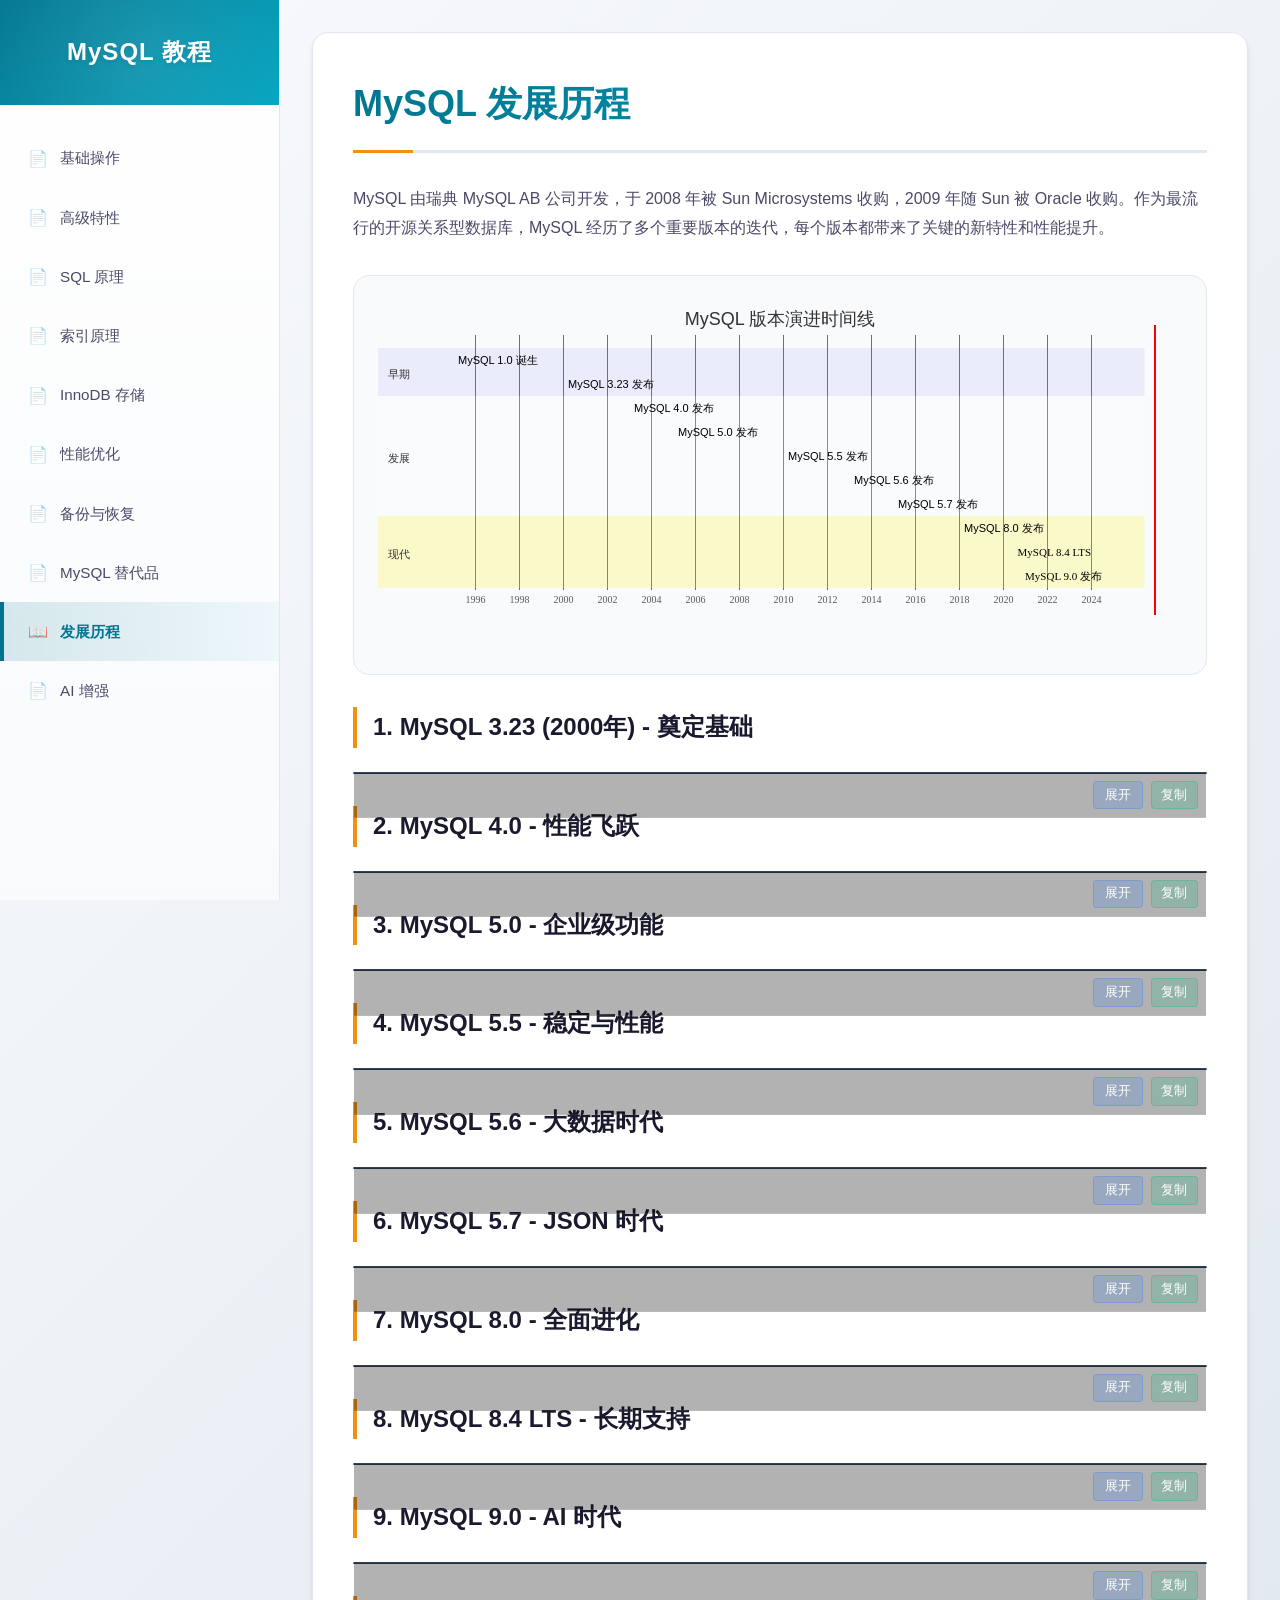
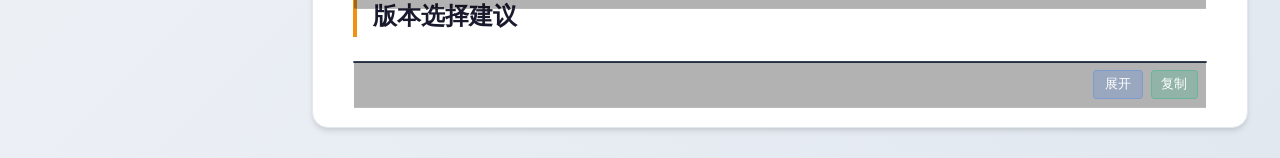
<file: chapters/history.html>
<!DOCTYPE html>
<html lang="zh-CN">
<head>
    <meta charset="UTF-8">
    <meta name="viewport" content="width=device-width, initial-scale=1.0">
    <title>发展历程 - MySQL 教程</title>
    <link rel="icon" href="../favicon.ico" type="image/x-icon">
    <link rel="stylesheet" href="../styles.css">
    <script src="../mermaid.min.js"></script>
    <script>
        // Mermaid v10+ 配置
        mermaid.initialize({
            startOnLoad: true,
            theme: 'default',
            securityLevel: 'loose',
            fontFamily: '-apple-system, BlinkMacSystemFont, Segoe UI, Roboto',
            flowchart: {
                useMaxWidth: true,
                htmlLabels: true
            }
        });
    </script>
</head>
<body>
    <!-- 移动导航按钮 -->
    <button class="menu-toggle" aria-label="切换菜单">
        ☰ 菜单
    </button>
    <div class="menu-overlay"></div>
    <div class="layout">
        <aside class="sidebar">
            <div class="sidebar-header">
                <h1><a href="../index.html">MySQL 教程</a></h1>
            </div>
            <nav class="tree-nav">
                <ul class="tree">
                    <li><a href="basics.html">基础操作</a></li>
                    <li><a href="advanced.html">高级特性</a></li>
                    <li><a href="sql-theory.html">SQL 原理</a></li>
                    <li><a href="index-theory.html">索引原理</a></li>
                    <li><a href="innodb-storage.html">InnoDB 存储</a></li>
                    <li><a href="performance.html">性能优化</a></li>
                    <li><a href="backup.html">备份与恢复</a></li>
                    <li><a href="alternatives.html">MySQL 替代品</a></li>
                    <li class="current"><a href="#">发展历程</a></li>
                    <li><a href="ai.html">AI 增强</a></li>
                </ul>
            </nav>
        </aside>
        <main class="main-content">
            <section id="history" class="section">
                <div class="content">
<h2>MySQL 发展历程</h2>
            <div class="content">
                <p>MySQL 由瑞典 MySQL AB 公司开发，于 2008 年被 Sun Microsystems 收购，2009 年随 Sun 被 Oracle 收购。作为最流行的开源关系型数据库，MySQL 经历了多个重要版本的迭代，每个版本都带来了关键的新特性和性能提升。</p>
                
                <pre class="mermaid">
gantt
    title MySQL 版本演进时间线
    dateFormat YYYY
    axisFormat %Y
    section 早期
    MySQL 1.0 诞生         :1995-01-01, 0d
    MySQL 3.23 发布       :2000-01-01, 0d
    section 发展
    MySQL 4.0 发布        :2003-01-01, 0d
    MySQL 5.0 发布        :2005-01-01, 0d
    MySQL 5.5 发布        :2010-01-01, 0d
    MySQL 5.6 发布        :2013-01-01, 0d
    MySQL 5.7 发布        :2015-01-01, 0d
    section 现代
    MySQL 8.0 发布        :2018-01-01, 0d
    MySQL 8.4 LTS         :2024-04-01, 0d
    MySQL 9.0 发布        :2024-10-01, 0d
</pre>
                
                <h3>1. MySQL 3.23 (2000年) - 奠定基础</h3>
                <div class="code-block">
                    <pre><code class="sql"><span class="com">-- MySQL 3.23 是首个广泛使用的稳定版本</span>

<span class="com">-- 主要特性：</span>
<span class="com">-- 1. 引入 MyISAM 存储引擎 (取代 ISAM)</span>
<span class="com">-- 2. 支持 FULLTEXT 全文索引</span>
<span class="com">-- 3. 首次支持事务 (通过 BerkeleyDB 引擎)</span>
<span class="com">-- 4. 复制功能正式推出</span>
<span class="com">-- 5. 支持 ANSI SQL99 语法</span>

<span class="com">-- 解决的问题：</span>
<span class="com">-- - 早期版本功能简单，无法满足复杂应用需求</span>
<span class="com">-- - 缺乏全文搜索能力</span>
<span class="com">-- - 没有复制功能，无法实现高可用</span>

<span class="com">-- 创建 MyISAM 表并使用全文索引</span>
<span class="kwd">CREATE</span> <span class="kwd">TABLE</span> articles (
    id <span class="kwd">INT</span> <span class="kwd">PRIMARY KEY</span>,
    title <span class="type">VARCHAR</span>(<span class="num">200</span>),
    content <span class="type">TEXT</span>,
    <span class="kwd">FULLTEXT</span> <span class="kwd">INDEX</span> ft_title_content (title, content)
) ENGINE=MyISAM;

<span class="kwd">SELECT</span> * <span class="kwd">FROM</span> articles
<span class="kwd">WHERE</span> <span class="func">MATCH</span>(title, content) <span class="func">AGAINST</span>(<span class="str">'MySQL'</span> <span class="kwd">IN</span> <span class="kwd">NATURAL</span> <span class="kwd">LANGUAGE</span> MODE);</code></pre>
                </div>

                <h3>2. MySQL 4.0 - 性能飞跃</h3>
                <div class="code-block">
                    <pre><code class="sql"><span class="com">-- MySQL 4.0 (2003年) 是里程碑版本</span>

<span class="com">-- 主要特性：</span>
<span class="com">-- 1. 引入 InnoDB 存储引擎 (事务支持)</span>
<span class="com">-- 2. 查询缓存 (Query Cache) 大幅提升性能</span>
<span class="com">-- 3. 支持 UNION 语句</span>
<span class="com">-- 4. 支持 RENAME TABLE</span>
<span class="com">-- 5. 改进了 BLOB 类型的处理</span>

<span class="com">-- 解决的问题：</span>
<span class="com">-- - MyISAM 不支持事务，无法保证数据一致性</span>
<span class="com">-- - 重复查询浪费资源，查询缓存解决此问题</span>
<span class="com">-- - 无法进行复杂的 SQL 查询</span>

<span class="com">-- 使用 InnoDB 引擎和事务</span>
<span class="kwd">CREATE</span> <span class="kwd">TABLE</span> accounts (
    id <span class="kwd">INT</span> <span class="kwd">PRIMARY KEY</span>,
    balance <span class="type">DECIMAL</span>(<span class="num">15</span>,<span class="num">2</span>)
) ENGINE=InnoDB;

START TRANSACTION;
<span class="kwd">UPDATE</span> accounts <span class="kwd">SET</span> balance = balance - <span class="num">100</span> <span class="kwd">WHERE</span> id = <span class="num">1</span>;
<span class="kwd">UPDATE</span> accounts <span class="kwd">SET</span> balance = balance + <span class="num">100</span> <span class="kwd">WHERE</span> id = <span class="num">2</span>;
COMMIT;

<span class="com">-- 查看查询缓存状态</span>
SHOW VARIABLES LIKE <span class="str">'query_cache_type'</span>;</code></pre>
                </div>

                <h3>3. MySQL 5.0 - 企业级功能</h3>
                <div class="code-block">
                    <pre><code class="sql"><span class="com">-- MySQL 5.0 (2005年) 正式进入企业级市场</span>

<span class="com">-- 主要特性：</span>
<span class="com">-- 1. 存储过程 (Stored Procedures)</span>
<span class="com">-- 2. 触发器 (Triggers)</span>
<span class="com">-- 3. 视图 (Views)</span>
<span class="com">-- 4. 游标 (Cursors)</span>
<span class="com">-- 5. INFORMATION_SCHEMA 系统数据库</span>
<span class="com">-- 6. 支持XA事务</span>

<span class="com">-- 解决的问题：</span>
<span class="com">-- - 缺少存储过程，复杂业务逻辑需在应用层实现</span>
<span class="com">-- - 缺乏触发器，无法实现自动化数据维护</span>
<span class="com">-- - 无法创建视图，复杂查询无法封装</span>

<span class="com">-- 创建存储过程</span>
<span class="kwd">DELIMITER</span> //
<span class="kwd">CREATE</span> <span class="kwd">PROCEDURE</span> get_user_count()
<span class="kwd">BEGIN</span>
    <span class="kwd">SELECT</span> <span class="func">COUNT</span>(*) <span class="kwd">as</span> total_users <span class="kwd">FROM</span> users;
<span class="kwd">END</span> //
<span class="kwd">DELIMITER</span> ;

<span class="kwd">CALL</span> get_user_count();

<span class="com">-- 创建触发器</span>
<span class="kwd">DELIMITER</span> //
<span class="kwd">CREATE</span> <span class="kwd">TRIGGER</span> before_insert_users
<span class="kwd">BEFORE</span> <span class="kwd">INSERT</span> <span class="kwd">ON</span> users
<span class="kwd">FOR EACH ROW</span>
<span class="kwd">BEGIN</span>
    <span class="kwd">SET</span> NEW.created_at = <span class="kwd">NOW</span>();
<span class="kwd">END</span> //
<span class="kwd">DELIMITER</span> ;

<span class="com">-- 创建视图</span>
<span class="kwd">CREATE</span> <span class="kwd">VIEW</span> user_stats <span class="kwd">AS</span>
<span class="kwd">SELECT</span> 
    <span class="kwd">COUNT</span>(*) <span class="kwd">as</span> total,
    <span class="func">AVG</span>(age) <span class="kwd">as</span> avg_age
<span class="kwd">FROM</span> users;</code></pre>
                </div>

                <h3>4. MySQL 5.5 - 稳定与性能</h3>
                <div class="code-block">
                    <pre><code class="sql"><span class="com">-- MySQL 5.5 (2010年) 成为主流稳定版本</span>

<span class="com">-- 主要特性：</span>
<span class="com">-- 1. InnoDB 成为默认存储引擎</span>
<span class="com">-- 2. 半同步复制 (Semi-Synchronous Replication)</span>
<span class="com">-- 3. 改进的分区表功能</span>
<span class="com">-- 4.  SIGNAL 和 RESIGNAL 语句 (错误处理)</span>
<span class="com">-- 5. 改进了 UTF-8 支持 (utf8mb4)</span>
<span class="com">-- 6. 多核 CPU 性能优化</span>

<span class="com">-- 解决的问题：</span>
<span class="com">-- - MyISAM 不支持并发写入和数据恢复</span>
<span class="com">-- - 复制延迟高，数据一致性无法保证</span>
<span class="com">-- - UTF-8 只支持3字节，中文emoji受限</span>

<span class="com">-- 启用半同步复制 (需要安装插件)</span>
INSTALL PLUGIN rpl_semi_sync_master SONAME <span class="str">'semisync_master.so'</span>;
INSTALL PLUGIN rpl_semi_sync_slave SONAME <span class="str">'semisync_slave.so'</span>;

SET GLOBAL rpl_semi_sync_master_enabled = <span class="num">1</span>;
SET GLOBAL rpl_semi_sync_slave_enabled = <span class="num">1</span>;

<span class="com">-- 使用 utf8mb4 字符集</span>
<span class="kwd">CREATE</span> <span class="kwd">TABLE</span> messages (
    id <span class="kwd">INT</span> <span class="kwd">PRIMARY KEY</span>,
    content <span class="type">VARCHAR</span>(<span class="num">1000</span>) <span class="kwd">CHARSET</span> utf8mb4 COLLATE utf8mb4_unicode_ci
) ENGINE=InnoDB;

<span class="com">-- 分区表示例</span>
<span class="kwd">CREATE</span> <span class="kwd">TABLE</span> logs (
    id <span class="kwd">INT</span>,
    log_date <span class="type">DATETIME</span>,
    message <span class="type">TEXT</span>
) ENGINE=InnoDB
<span class="kwd">PARTITION</span> <span class="kwd">BY</span> RANGE (YEAR(log_date)) (
    <span class="kwd">PARTITION</span> p2023 <span class="kwd">VALUES</span> LESS THAN (<span class="num">2024</span>),
    <span class="kwd">PARTITION</span> p2024 <span class="kwd">VALUES</span> LESS THAN (<span class="num">2025</span>),
    <span class="kwd">PARTITION</span> pfuture <span class="kwd">VALUES</span> LESS THAN MAXVALUE
);</code></pre>
                </div>

                <h3>5. MySQL 5.6 - 大数据时代</h3>
                <div class="code-block">
                    <pre><code class="sql"><span class="com">-- MySQL 5.6 (2013年) 适配大数据场景</span>

<span class="com">-- 主要特性：</span>
<span class="com">-- 1. 索引下推优化 (Index Condition Pushdown)</span>
<span class="com">-- 2. MRR (Multi-Range Read) 优化</span>
<span class="com">-- 3. 全文索引支持 InnoDB</span>
<span class="com">-- 4. 实时监控 InnoDB 性能</span>
<span class="com">-- 5. 改进的优化器</span>
<span class="com">-- 6. 延迟复制 (Delayed Replication)</span>

<span class="com">-- 解决的问题：</span>
<span class="com">-- - 大表查询性能差</span>
<span class="com">-- - InnoDB 不支持全文索引</span>
<span class="com">-- - 误操作无法快速恢复</span>

<span class="com">-- EXPLAIN 查看执行计划</span>
EXPLAIN <span class="kwd">SELECT</span> * <span class="kwd">FROM</span> users <span class="kwd">WHERE</span> age > <span class="num">25</span>;

<span class="com">-- InnoDB 全文索引</span>
<span class="kwd">CREATE</span> <span class="kwd">TABLE</span> articles (
    id <span class="kwd">INT</span> <span class="kwd">PRIMARY KEY</span>,
    title <span class="type">VARCHAR</span>(<span class="num">200</span>),
    content <span class="type">TEXT</span>,
    <span class="kwd">FULLTEXT</span> <span class="kwd">INDEX</span> ft_content (content)
) ENGINE=InnoDB;

<span class="kwd">SELECT</span> * <span class="kwd">FROM</span> articles
<span class="kwd">WHERE</span> <span class="func">MATCH</span>(content) <span class="func">AGAINST</span>(<span class="str">'database'</span> <span class="kwd">IN</span> <span class="kwd">NATURAL</span> <span class="kwd">LANGUAGE</span> MODE);

<span class="com">-- 延迟复制 (延迟10分钟)</span>
STOP SLAVE;
CHANGE MASTER TO MASTER_DELAY = <span class="num">600</span>;
START SLAVE;

<span class="com">-- 监控 InnoDB 状态</span>
SHOW ENGINE InnoDB STATUS;

<span class="com">-- 查看慢查询</span>
SHOW VARIABLES LIKE <span class="str">'slow_query_log'</span>;
SHOW VARIABLES LIKE <span class="str">'long_query_time'</span>;</code></pre>
                </div>

                <h3>6. MySQL 5.7 - JSON 时代</h3>
                <div class="code-block">
                    <pre><code class="sql"><span class="com">-- MySQL 5.7 (2015年) 原生支持 JSON</span>

<span class="com">-- 主要特性：</span>
<span class="com">-- 1. 原生 JSON 数据类型和函数</span>
<span class="com">-- 2. 虚拟列 (Generated Columns)</span>
<span class="com">-- 3. 多源复制 (Multi-Source Replication)</span>
<span class="com">-- 4. 改进的 GIS 地理位置支持</span>
<span class="com">-- 5. 增强的 InnoDB 性能</span>
<span class="com">-- 6. Sys schema 系统监控视图</span>
<span class="com">-- 7. 支持 JSON 索引 (通过虚拟列)</span>

<span class="com">-- 解决的问题：</span>
<span class="com">-- - NoSQL 数据库冲击，需支持灵活 schema</span>
<span class="com">-- - JSON 数据存储和查询困难</span>
<span class="com">-- - 需要从多个数据源聚合数据</span>

<span class="com">-- JSON 数据类型</span>
<span class="kwd">CREATE</span> <span class="kwd">TABLE</span> user_configs (
    id <span class="kwd">INT</span> <span class="kwd">PRIMARY KEY</span>,
    user_id <span class="kwd">INT</span>,
    config <span class="type">JSON</span>
);

<span class="kwd">INSERT</span> <span class="kwd">INTO</span> user_configs (user_id, config)
<span class="kwd">VALUES</span>(<span class="num">1</span>, <span class="str">'{"theme": "dark", "notifications": true, "language": "zh"}'</span>);

<span class="kwd">SELECT</span> 
    user_id,
    config->><span class="str">'$.theme'</span> <span class="kwd">as</span> theme
<span class="kwd">FROM</span> user_configs;

<span class="kwd">SELECT</span> <span class="func">JSON_EXTRACT</span>(config, <span class="str">'$.notifications'</span>) <span class="kwd">FROM</span> user_configs;

<span class="com">-- 虚拟列索引</span>
<span class="kwd">CREATE</span> <span class="kwd">TABLE</span> products (
    id <span class="kwd">INT</span> <span class="kwd">PRIMARY KEY</span>,
    specs <span class="type">JSON</span>,
    price <span class="type">INT</span>,
    category <span class="type">VARCHAR</span>(<span class="num">50</span>) <span class="kwd">GENERATED</span> ALWAYS <span class="kwd">AS</span> (specs->><span class="str">'$.category'</span>) STORED,
    <span class="kwd">INDEX</span> idx_category (category)
);

<span class="com">-- GIS 地理位置</span>
<span class="kwd">CREATE</span> <span class="kwd">TABLE</span> locations (
    id <span class="kwd">INT</span>,
    name <span class="type">VARCHAR</span>(<span class="num">100</span>),
    location POINT,
    <span class="kwd">SPATIAL</span> <span class="kwd">INDEX</span> (location)
) ENGINE=InnoDB;

<span class="kwd">INSERT</span> <span class="kwd">INTO</span> locations <span class="kwd">VALUES</span>(<span class="num">1</span>, <span class="str">'天安门'</span>, <span class="func">ST_GeomFromText</span>(<span class="str">'POINT(116.397 39.909)'</span>));</code></pre>
                </div>

                <h3>7. MySQL 8.0 - 全面进化</h3>
                <div class="code-block">
                    <pre><code class="sql"><span class="com">-- MySQL 8.0 (2018年) 里程碑版本</span>

<span class="com">-- 主要特性：</span>
<span class="com">-- 1. 窗口函数 (Window Functions)</span>
<span class="com">-- 2. 公共表表达式 (CTE / WITH RECURSIVE)</span>
<span class="com">-- 3. 隐藏索引 (Invisible Indexes)</span>
<span class="com">-- 4. 降序索引 (Descending Indexes)</span>
<span class="com">-- 5. 角色 (Roles) 权限管理</span>
<span class="com">-- 6. 改进了 JSON 函数</span>
<span class="com">-- 7. 支持 UTF8MB4 字符集默认</span>
<span class="com">-- 8. 增强的 GIS 功能 (GeoJSON)</span>
<span class="com">-- 9. 字典数据 (Data Dictionary)</span>

<span class="com">-- 解决的问题：</span>
<span class="com">-- - 复杂分析查询需要 UNION，效率低</span>
<span class="com">-- - 递归查询需要程序模拟</span>
<span class="com">-- - 无法在线测试索引效果</span>
<span class="com">-- - 权限管理不够灵活</span>

<span class="com">-- 窗口函数</span>
<span class="kwd">SELECT</span> 
    name,
    department,
    salary,
    <span class="func">RANK</span>() OVER (<span class="kwd">PARTITION BY</span> department <span class="kwd">ORDER BY</span> salary DESC) <span class="kwd">as</span> dept_rank,
    <span class="func">SUM</span>(salary) OVER (<span class="kwd">ORDER BY</span> salary) <span class="kwd">as</span> running_total
<span class="kwd">FROM</span> employees;

<span class="com">-- 递归 CTE (查询组织架构)</span>
<span class="kwd">WITH</span> <span class="kwd">RECURSIVE</span> org_tree <span class="kwd">AS</span> (
    <span class="kwd">SELECT</span> id, name, manager_id, <span class="num">1</span> <span class="kwd">as</span> <span class="kwd">level</span>
    <span class="kwd">FROM</span> employees <span class="kwd">WHERE</span> manager_id <span class="kwd">IS</span> NULL
    <span class="kwd">UNION ALL</span>
    <span class="kwd">SELECT</span> e.id, e.name, e.manager_id, ot.<span class="kwd">level</span> + <span class="num">1</span>
    <span class="kwd">FROM</span> employees e
    <span class="kwd">JOIN</span> org_tree ot <span class="kwd">ON</span> e.manager_id = ot.id
)
<span class="kwd">SELECT</span> * <span class="kwd">FROM</span> org_tree;

<span class="com">-- 隐藏索引测试</span>
<span class="kwd">CREATE</span> <span class="kwd">INDEX</span> idx_test <span class="kwd">ON</span> users(email) INVISIBLE;
<span class="kwd">ALTER</span> <span class="kwd">INDEX</span> idx_test VISIBLE;

<span class="com">-- 角色权限管理</span>
<span class="kwd">CREATE</span> <span class="kwd">ROLE</span> <span class="str">'app_read'</span>, <span class="str">'app_write'</span>;
GRANT SELECT <span class="kwd">ON</span> mydb.* <span class="kwd">TO</span> <span class="str">'app_read'</span>;
GRANT INSERT, UPDATE, DELETE <span class="kwd">ON</span> mydb.* <span class="kwd">TO</span> <span class="str">'app_write'</span>;
GRANT <span class="str">'app_read'</span>, <span class="str">'app_write'</span> <span class="kwd">TO</span> <span class="str">'user1'</span>@<span class="str">'localhost'</span>;
SET DEFAULT ROLE <span class="str">'app_read'</span> <span class="kwd">FOR</span> <span class="str">'user1'</span>@<span class="str">'localhost'</span>;</code></pre>
                </div>

                <h3>8. MySQL 8.4 LTS - 长期支持</h3>
                <div class="code-block">
                    <pre><code class="sql"><span class="com">-- MySQL 8.4 (2024年4月) LTS 长期支持版本</span>

<span class="com">-- 主要特性：</span>
<span class="com">-- 1. 性能提升 (InnoDB 引擎优化)</span>
<span class="com">-- 2. JSON 数组增强</span>
<span class="com">-- 3. 改进的复制功能</span>
<span class="com">-- 4. 增强的安全特性</span>
<span class="com">-- 5. 更好的 UTF-8 支持 (UTF8MB4 改进)</span>
<span class="com">-- 6. 窗口函数性能优化</span>
<span class="com">-- 7. 改进的审计日志</span>

<span class="com">-- 解决的问题：</span>
<span class="com">-- - 企业需要稳定可靠的长期支持版本</span>
<span class="com">-- - JSON 处理效率需要提升</span>
<span class="com">-- - 需要更好的安全合规性</span>

<span class="com">-- 查看版本信息</span>
SELECT VERSION();
SHOW VARIABLES LIKE <span class="str">'version_comment'</span>;

<span class="com">-- JSON 数组函数增强</span>
<span class="kwd">SELECT</span> <span class="func">JSON_ARRAYAGG</span>(column) <span class="kwd">FROM</span> table;
<span class="kwd">SELECT</span> <span class="func">JSON_OBJECTAGG</span>(key, value) <span class="kwd">FROM</span> table;

<span class="com">-- 检查字符集</span>
SHOW VARIABLES LIKE <span class="str">'character_set%'</span>;
SHOW VARIABLES LIKE <span class="str">'collation%'</span>;</code></pre>
                </div>

                <h3>9. MySQL 9.0 - AI 时代</h3>
                <div class="code-block">
                    <pre><code class="sql"><span class="com">-- MySQL 9.0 (2024年) 最新版本</span>

<span class="com">-- 主要特性：</span>
<span class="com">-- 1. 原生向量数据类型 (Vector Type)</span>
<span class="com">-- 2. AI 查询优化器 (AI Query Optimizer)</span>
<span class="com">-- 3. HNSW 索引支持向量搜索</span>
<span class="com">-- 4. JavaScript 存储过程</span>
<span class="com">-- 5. LATERAL JOIN 支持</span>
<span class="com">-- 6. 物化视图 (Materialized Views)</span>
<span class="com">-- 7. 增强的 JSON 处理</span>
<span class="com">-- 8. 更好的云原生支持</span>
<span class="com">-- 9. ARM64 架构优化</span>

<span class="com">-- 解决的问题：</span>
<span class="com">-- - AI/ML 应用需要向量数据库能力</span>
<span class="com">-- - 传统 SQL 无法高效处理向量相似性搜索</span>
<span class="com">-- - 需要更智能的查询优化</span>

<span class="com">-- 向量数据类型</span>
<span class="kwd">CREATE</span> <span class="kwd">TABLE</span> embeddings (
    id <span class="kwd">INT</span> <span class="kwd">PRIMARY KEY</span>,
    doc_text <span class="type">TEXT</span>,
    vector VECTOR(<span class="num">768</span>),
    <span class="kwd">INDEX</span> idx_vector (vector) <span class="kwd">INDEX_TYPE</span> = <span class="str">'HNSW'</span>
);

<span class="com">-- 向量相似性搜索</span>
<span class="kwd">SELECT</span> id, doc_text,
    <span class="func">VECTOR_DISTANCE</span>(vector, <span class="str">'[0.1, 0.2, ...]'</span>, <span class="str">'cosine'</span>) <span class="kwd">as</span> distance
<span class="kwd">FROM</span> embeddings
<span class="kwd">ORDER BY</span> distance
<span class="kwd">LIMIT</span> <span class="num">5</span>;

<span class="com">-- JavaScript 存储过程</span>
<span class="kwd">DELIMITER</span> //
<span class="kwd">CREATE</span> <span class="kwd">PROCEDURE</span> analyze_data()
<span class="kwd">LANGUAGE</span> <span class="kwd">JAVASCRIPT</span> <span class="kwd">AS</span>
$$
    var result = session.sql(<span class="str">'SELECT COUNT(*) FROM users'</span>).execute();
    return <span class="str">'Total users: '</span> + result.fetchOne()[<span class="num">0</span>];
$$ //
<span class="kwd">DELIMITER</span> ;

<span class="com">-- 物化视图</span>
<span class="kwd">CREATE</span> <span class="kwd">MATERIALIZED</span> <span class="kwd">VIEW</span> sales_summary
REFRESH <span class="kwd">EVERY</span> <span class="num">1</span> <span class="kwd">HOUR</span> <span class="kwd">AS</span>
<span class="kwd">SELECT</span> 
    <span class="func">DATE</span>(order_date) <span class="kwd">as</span> date,
    <span class="func">COUNT</span>(*) <span class="kwd">as</span> total_orders,
    <span class="func">SUM</span>(amount) <span class="kwd">as</span> total_amount
<span class="kwd">FROM</span> orders
<span class="kwd">GROUP BY</span> <span class="func">DATE</span>(order_date);

<span class="com">-- LATERAL JOIN</span>
<span class="kwd">SELECT</span> u.name, latest_orders.*
<span class="kwd">FROM</span> users u
<span class="kwd">LEFT JOIN</span> <span class="kwd">LATERAL</span> (
    <span class="kwd">SELECT</span> order_id, total
    <span class="kwd">FROM</span> orders <span class="kwd">WHERE</span> user_id = u.id
    <span class="kwd">ORDER BY</span> order_date DESC LIMIT <span class="num">3</span>
) <span class="kwd">AS</span> latest_orders <span class="kwd">ON</span> TRUE;

<span class="com">-- AI 优化提示</span>
<span class="kwd">SELECT</span> /*+ AI_OPTIMIZE */ * <span class="kwd">FROM</span> large_table
<span class="kwd">WHERE</span> complex_condition = <span class="num">1</span>;</code></pre>
                </div>

                <h3>版本选择建议</h3>
                <div class="code-block">
                    <pre><code class="sql"><span class="com">-- 版本选择指南</span>

<span class="com">-- 生产环境推荐：</span>
<span class="com">-- - MySQL 8.4 LTS: 稳定可靠，适合长期项目</span>
<span class="com">-- - MySQL 8.0.35+: 如果需要窗口函数/CTE</span>
<span class="com">-- - MySQL 5.7: 遗留系统维护 (不推荐新项目)</span>

<span class="com">-- 开发/测试环境：</span>
<span class="com">-- - MySQL 9.x: 测试最新特性，为迁移做准备</span>

<span class="com">-- 需要向量搜索/AI 应用：</span>
<span class="com">-- - MySQL 9.0+</span>

<span class="com">-- 查看当前版本</span>
SELECT 
    @@version <span class="kwd">as</span> version,
    @@version_comment <span class="kwd">as</span> edition;

<span class="com">-- 检查支持的特性</span>
SHOW VARIABLES LIKE <span class="str">'have_%'</span>;
SHOW ENGINES;</code></pre>
                </div>
            </div>
                </div>
            </section>
        </main>
    </div>
    <script src="../main.js"></script>
</body>
</html>
</file>
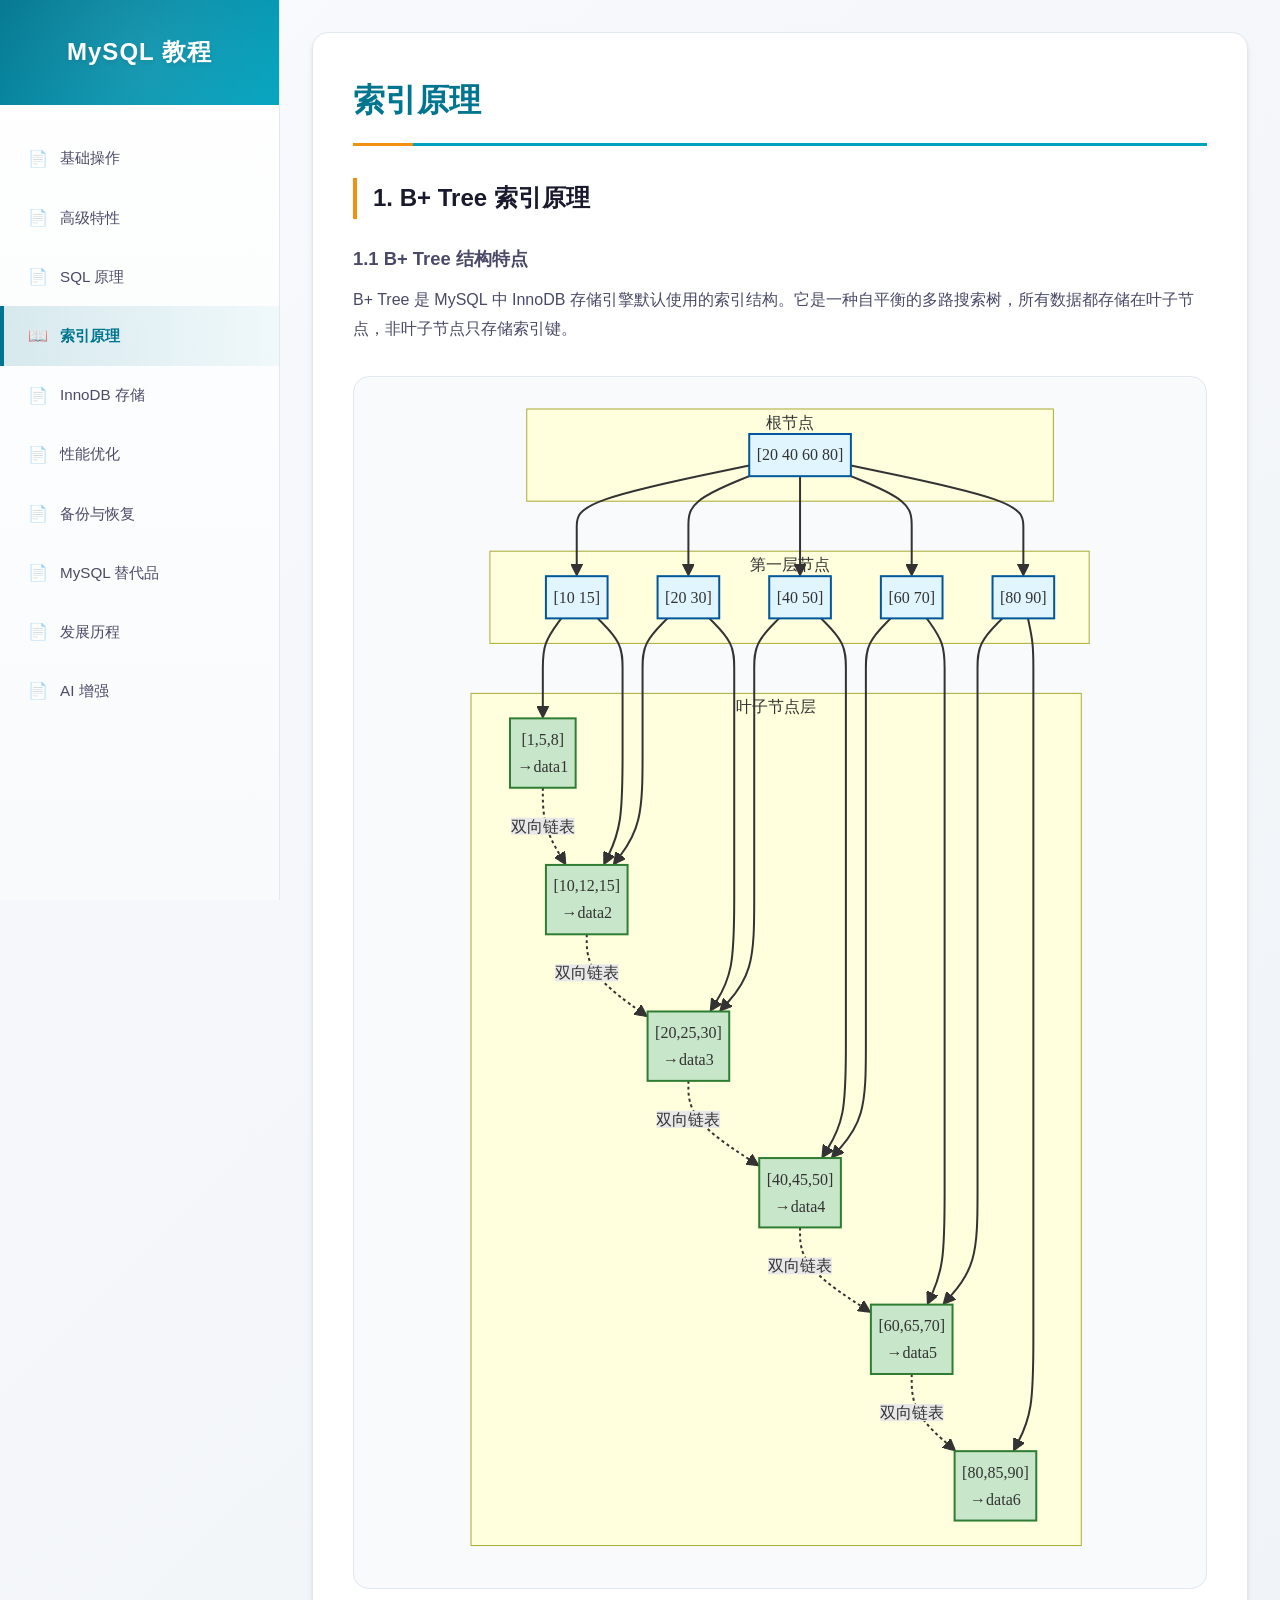
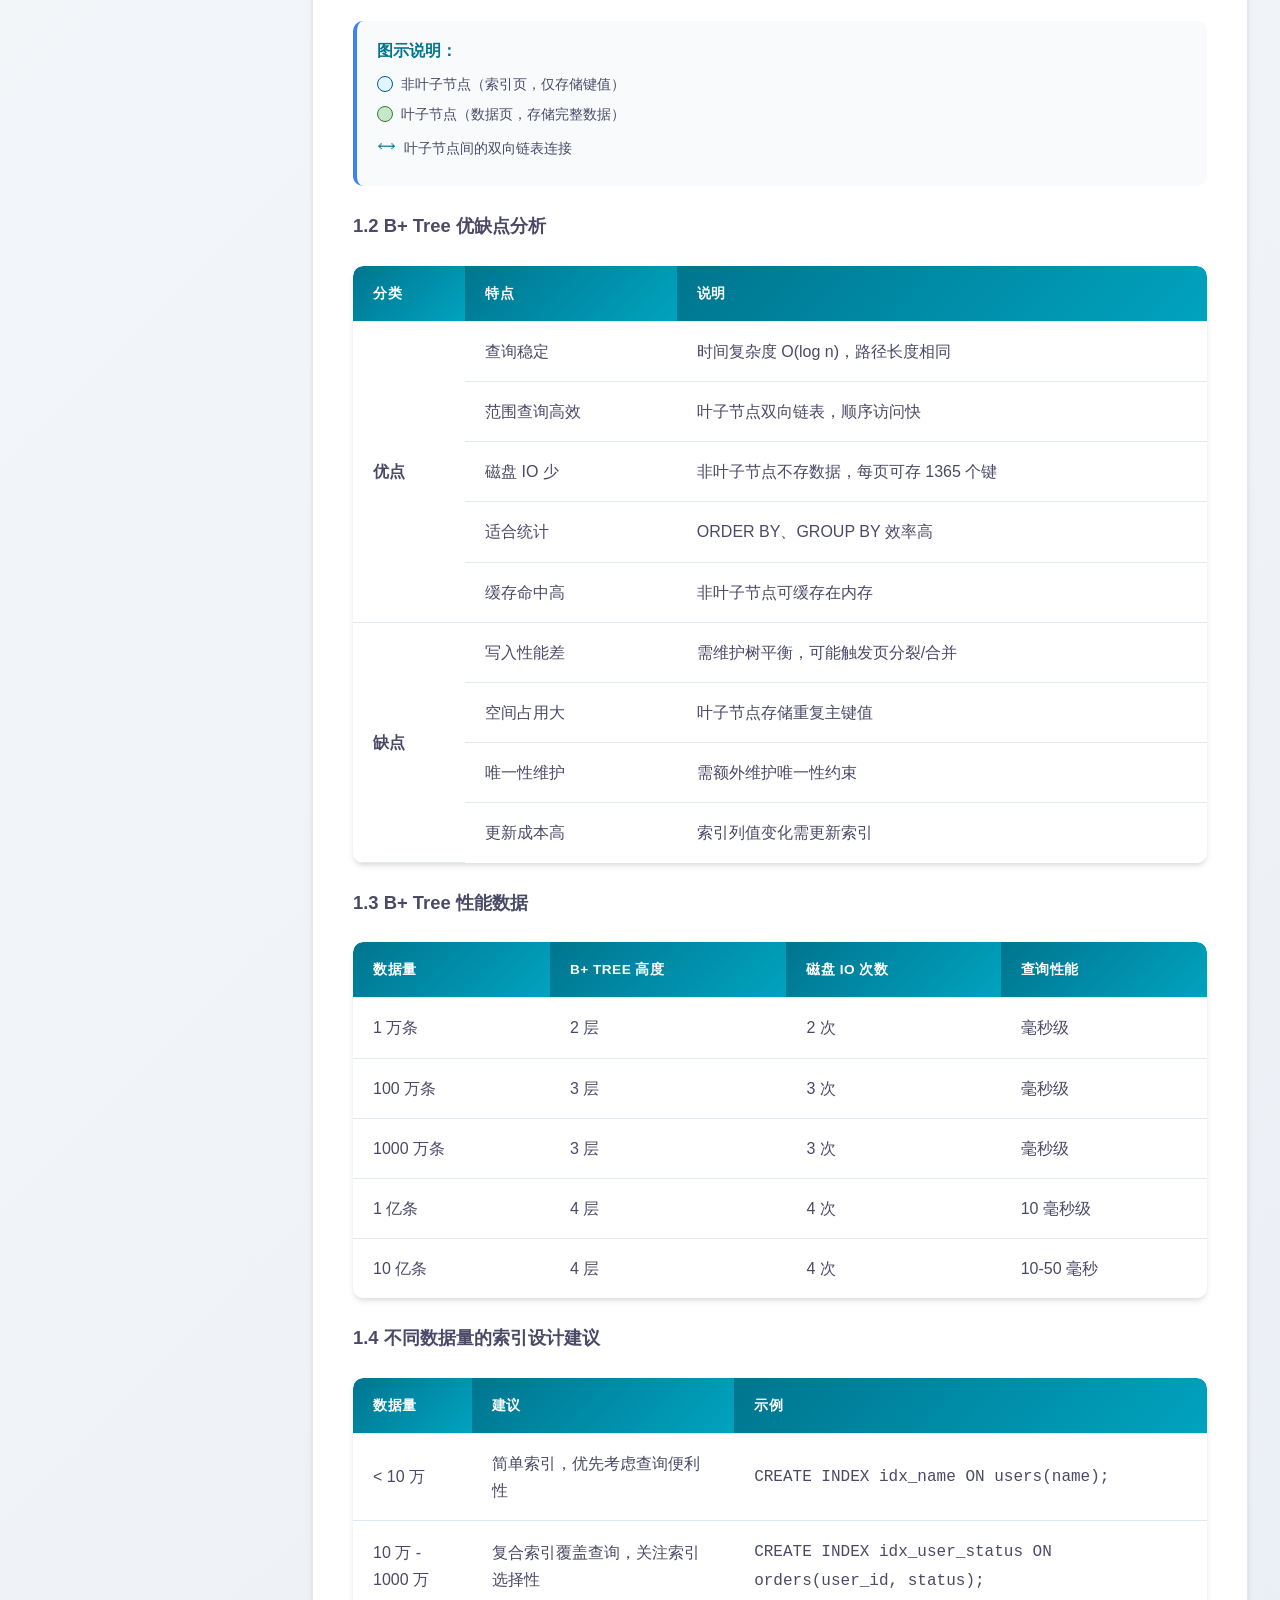
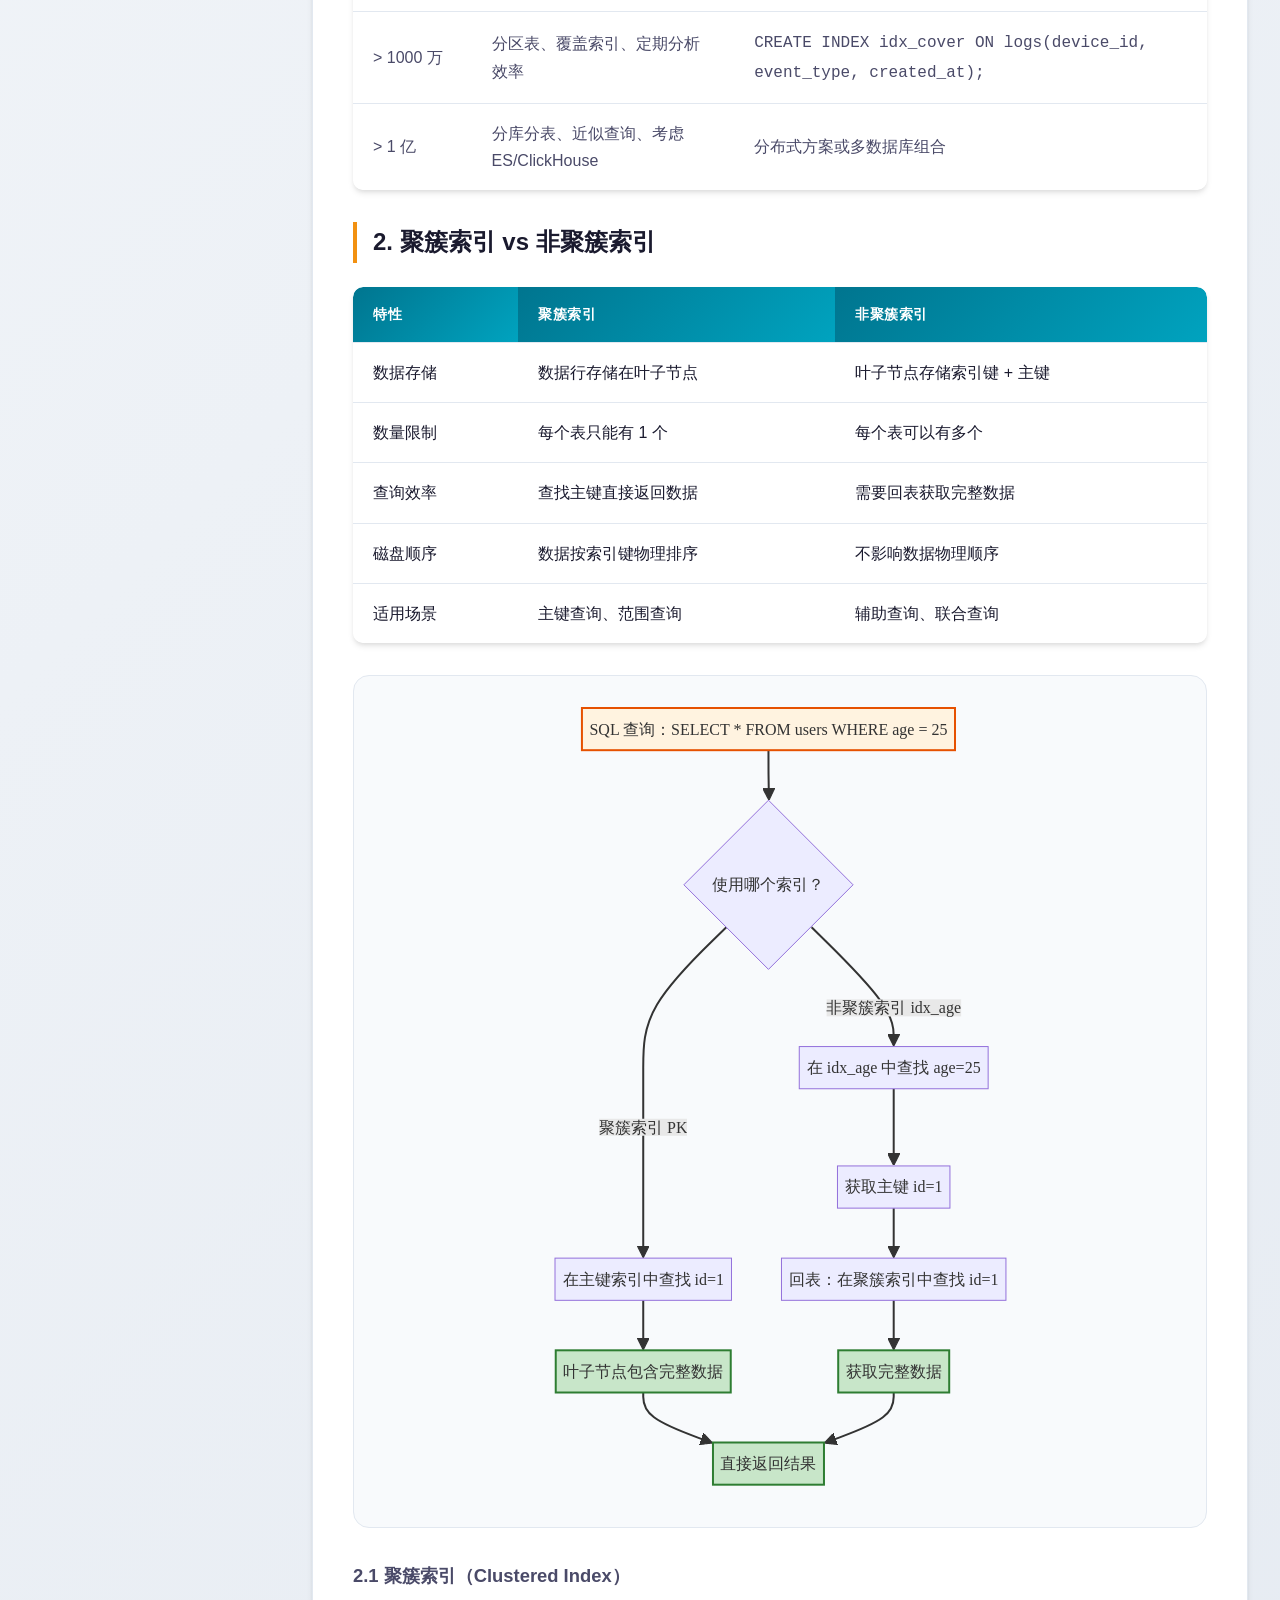
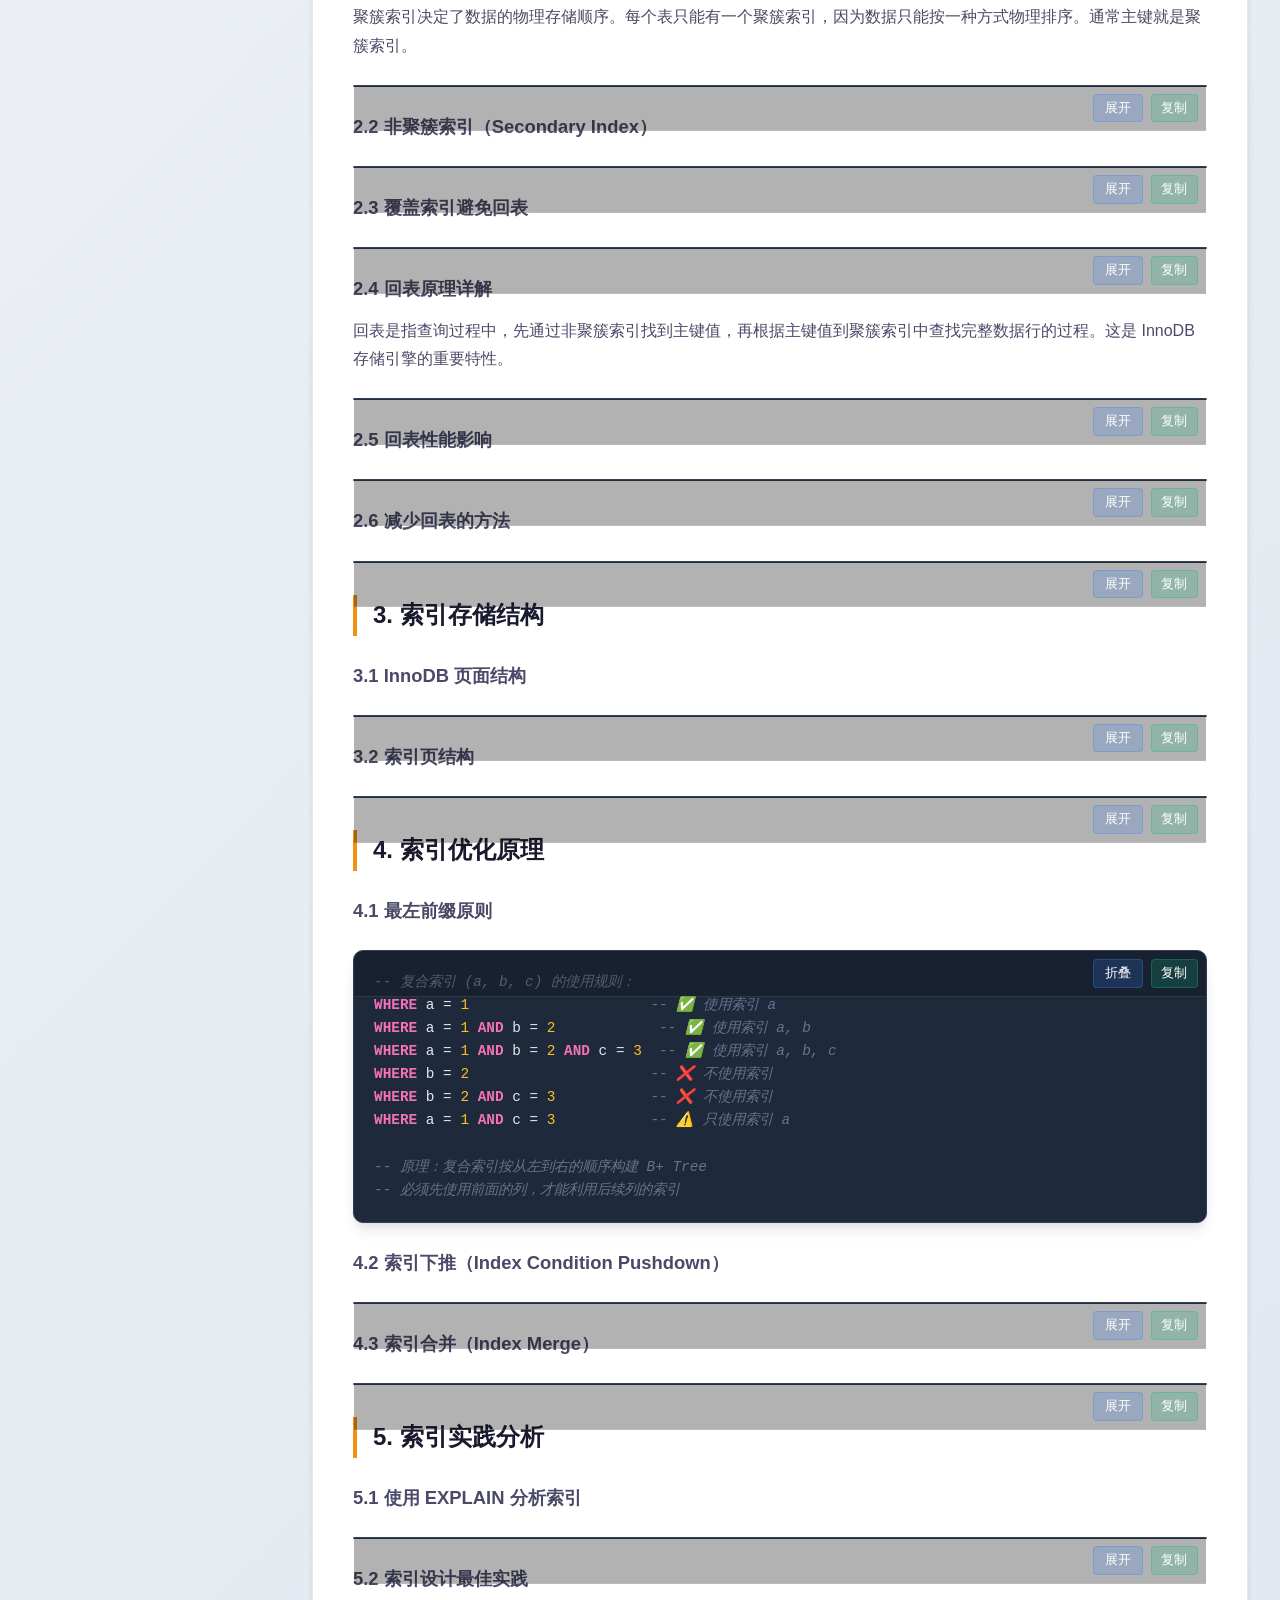
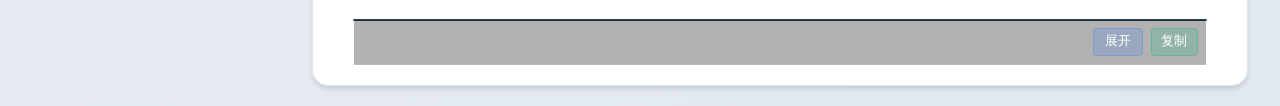
<file: chapters/index-theory.html>
<!DOCTYPE html>
<html lang="zh-CN">
<head>
    <meta charset="UTF-8">
    <meta name="viewport" content="width=device-width, initial-scale=1.0">
    <title>索引原理 - MySQL 教程</title>
    <link rel="icon" href="../favicon.ico" type="image/x-icon">
    <link rel="stylesheet" href="../styles.css">
    <script src="../mermaid.min.js"></script>
    <script>
        // Mermaid v10+ 配置
        mermaid.initialize({
            startOnLoad: true,
            theme: 'default',
            securityLevel: 'loose',
            fontFamily: '-apple-system, BlinkMacSystemFont, Segoe UI, Roboto',
            flowchart: {
                useMaxWidth: true,
                htmlLabels: true
            }
        });
    </script>
</head>
<body>
    <!-- 移动导航按钮 -->
    <button class="menu-toggle" aria-label="切换菜单">
        ☰ 菜单
    </button>
    <div class="menu-overlay"></div>
    <div class="layout">
        <aside class="sidebar">
            <div class="sidebar-header">
                <h1><a href="../index.html">MySQL 教程</a></h1>
            </div>
            <nav class="tree-nav">
                <ul class="tree">
                    <li><a href="basics.html">基础操作</a></li>
                    <li><a href="advanced.html">高级特性</a></li>
                    <li><a href="sql-theory.html">SQL 原理</a></li>
                    <li class="current"><a href="#">索引原理</a></li>
                    <li><a href="innodb-storage.html">InnoDB 存储</a></li>
                    <li><a href="performance.html">性能优化</a></li>
                    <li><a href="backup.html">备份与恢复</a></li>
                    <li><a href="alternatives.html">MySQL 替代品</a></li>
                    <li><a href="history.html">发展历程</a></li>
                    <li><a href="ai.html">AI 增强</a></li>
                </ul>
            </nav>
        </aside>
        <main class="main-content">
            <section id="index-theory" class="section">
                <h2>索引原理</h2>
                <div class="content">
                    <h3>1. B+ Tree 索引原理</h3>

                    <h4>1.1 B+ Tree 结构特点</h4>
                    <p>B+ Tree 是 MySQL 中 InnoDB 存储引擎默认使用的索引结构。它是一种自平衡的多路搜索树，所有数据都存储在叶子节点，非叶子节点只存储索引键。</p>

                    <pre class="mermaid">
flowchart TD
    subgraph Root[根节点]
        R["[20 40 60 80]"]
    end

    subgraph Level1[第一层节点]
        L1_1["[10 15]"]
        L1_2["[20 30]"]
        L1_3["[40 50]"]
        L1_4["[60 70]"]
        L1_5["[80 90]"]
    end

    subgraph Leaves[叶子节点层]
        L2_1["[1,5,8]<br/>→data1"]
        L2_2["[10,12,15]<br/>→data2"]
        L2_3["[20,25,30]<br/>→data3"]
        L2_4["[40,45,50]<br/>→data4"]
        L2_5["[60,65,70]<br/>→data5"]
        L2_6["[80,85,90]<br/>→data6"]
    end

    R --> L1_1 & L1_2 & L1_3 & L1_4 & L1_5
    L1_1 --> L2_1 & L2_2
    L1_2 --> L2_2 & L2_3
    L1_3 --> L2_3 & L2_4
    L1_4 --> L2_4 & L2_5
    L1_5 --> L2_5 & L2_6

    L2_1 -.->|双向链表 | L2_2
    L2_2 -.->|双向链表 | L2_3
    L2_3 -.->|双向链表 | L2_4
    L2_4 -.->|双向链表 | L2_5
    L2_5 -.->|双向链表 | L2_6

    style R fill:#e1f5fe,stroke:#01579b,stroke-width:2px
    style L1_1 fill:#e1f5fe,stroke:#01579b,stroke-width:2px
    style L1_2 fill:#e1f5fe,stroke:#01579b,stroke-width:2px
    style L1_3 fill:#e1f5fe,stroke:#01579b,stroke-width:2px
    style L1_4 fill:#e1f5fe,stroke:#01579b,stroke-width:2px
    style L1_5 fill:#e1f5fe,stroke:#01579b,stroke-width:2px
    style L2_1 fill:#c8e6c9,stroke:#2e7d32,stroke-width:2px
    style L2_2 fill:#c8e6c9,stroke:#2e7d32,stroke-width:2px
    style L2_3 fill:#c8e6c9,stroke:#2e7d32,stroke-width:2px
    style L2_4 fill:#c8e6c9,stroke:#2e7d32,stroke-width:2px
    style L2_5 fill:#c8e6c9,stroke:#2e7d32,stroke-width:2px
    style L2_6 fill:#c8e6c9,stroke:#2e7d32,stroke-width:2px
</pre>
                    <div class="figure-caption">
                        <strong>图示说明：</strong>
                        <ul>
                            <li><span class="color-dot" style="background:#e1f5fe;border:1px solid #01579b;"></span> 非叶子节点（索引页，仅存储键值）</li>
                            <li><span class="color-dot" style="background:#c8e6c9;border:1px solid #2e7d32;"></span> 叶子节点（数据页，存储完整数据）</li>
                            <li><span class="line-sample">⟷</span> 叶子节点间的双向链表连接</li>
                        </ul>
                    </div>

                    <h4>1.2 B+ Tree 优缺点分析</h4>
                    <div class="comparison-table">
                        <table>
                            <thead>
                                <tr>
                                    <th>分类</th>
                                    <th>特点</th>
                                    <th>说明</th>
                                </tr>
                            </thead>
                            <tbody>
                                <tr>
                                    <td rowspan="5"><strong>优点</strong></td>
                                    <td>查询稳定</td>
                                    <td>时间复杂度 O(log n)，路径长度相同</td>
                                </tr>
                                <tr>
                                    <td>范围查询高效</td>
                                    <td>叶子节点双向链表，顺序访问快</td>
                                </tr>
                                <tr>
                                    <td>磁盘 IO 少</td>
                                    <td>非叶子节点不存数据，每页可存 1365 个键</td>
                                </tr>
                                <tr>
                                    <td>适合统计</td>
                                    <td>ORDER BY、GROUP BY 效率高</td>
                                </tr>
                                <tr>
                                    <td>缓存命中高</td>
                                    <td>非叶子节点可缓存在内存</td>
                                </tr>
                                <tr>
                                    <td rowspan="4"><strong>缺点</strong></td>
                                    <td>写入性能差</td>
                                    <td>需维护树平衡，可能触发页分裂/合并</td>
                                </tr>
                                <tr>
                                    <td>空间占用大</td>
                                    <td>叶子节点存储重复主键值</td>
                                </tr>
                                <tr>
                                    <td>唯一性维护</td>
                                    <td>需额外维护唯一性约束</td>
                                </tr>
                                <tr>
                                    <td>更新成本高</td>
                                    <td>索引列值变化需更新索引</td>
                                </tr>
                            </tbody>
                        </table>
                    </div>

                    <h4>1.3 B+ Tree 性能数据</h4>
                    <div class="comparison-table">
                        <table>
                            <thead>
                                <tr>
                                    <th>数据量</th>
                                    <th>B+ Tree 高度</th>
                                    <th>磁盘 IO 次数</th>
                                    <th>查询性能</th>
                                </tr>
                            </thead>
                            <tbody>
                                <tr>
                                    <td>1 万条</td>
                                    <td>2 层</td>
                                    <td>2 次</td>
                                    <td>毫秒级</td>
                                </tr>
                                <tr>
                                    <td>100 万条</td>
                                    <td>3 层</td>
                                    <td>3 次</td>
                                    <td>毫秒级</td>
                                </tr>
                                <tr>
                                    <td>1000 万条</td>
                                    <td>3 层</td>
                                    <td>3 次</td>
                                    <td>毫秒级</td>
                                </tr>
                                <tr>
                                    <td>1 亿条</td>
                                    <td>4 层</td>
                                    <td>4 次</td>
                                    <td>10 毫秒级</td>
                                </tr>
                                <tr>
                                    <td>10 亿条</td>
                                    <td>4 层</td>
                                    <td>4 次</td>
                                    <td>10-50 毫秒</td>
                                </tr>
                            </tbody>
                        </table>
                    </div>

                    <h4>1.4 不同数据量的索引设计建议</h4>
                    <div class="comparison-table">
                        <table>
                            <thead>
                                <tr>
                                    <th>数据量</th>
                                    <th>建议</th>
                                    <th>示例</th>
                                </tr>
                            </thead>
                            <tbody>
                                <tr>
                                    <td>&lt; 10 万</td>
                                    <td>简单索引，优先考虑查询便利性</td>
                                    <td><code>CREATE INDEX idx_name ON users(name);</code></td>
                                </tr>
                                <tr>
                                    <td>10 万 - 1000 万</td>
                                    <td>复合索引覆盖查询，关注索引选择性</td>
                                    <td><code>CREATE INDEX idx_user_status ON orders(user_id, status);</code></td>
                                </tr>
                                <tr>
                                    <td>&gt; 1000 万</td>
                                    <td>分区表、覆盖索引、定期分析效率</td>
                                    <td><code>CREATE INDEX idx_cover ON logs(device_id, event_type, created_at);</code></td>
                                </tr>
                                <tr>
                                    <td>&gt; 1 亿</td>
                                    <td>分库分表、近似查询、考虑 ES/ClickHouse</td>
                                    <td>分布式方案或多数据库组合</td>
                                </tr>
                            </tbody>
                        </table>
                    </div>
                </div>

                <h3>2. 聚簇索引 vs 非聚簇索引</h3>

                <div class="comparison-table">
                    <table>
                        <thead>
                            <tr>
                                <th>特性</th>
                                <th>聚簇索引</th>
                                <th>非聚簇索引</th>
                            </tr>
                        </thead>
                        <tbody>
                            <tr>
                                <td>数据存储</td>
                                <td>数据行存储在叶子节点</td>
                                <td>叶子节点存储索引键 + 主键</td>
                            </tr>
                            <tr>
                                <td>数量限制</td>
                                <td>每个表只能有 1 个</td>
                                <td>每个表可以有多个</td>
                            </tr>
                            <tr>
                                <td>查询效率</td>
                                <td>查找主键直接返回数据</td>
                                <td>需要回表获取完整数据</td>
                            </tr>
                            <tr>
                                <td>磁盘顺序</td>
                                <td>数据按索引键物理排序</td>
                                <td>不影响数据物理顺序</td>
                            </tr>
                            <tr>
                                <td>适用场景</td>
                                <td>主键查询、范围查询</td>
                                <td>辅助查询、联合查询</td>
                            </tr>
                        </tbody>
                    </table>
                </div>

                <pre class="mermaid">
flowchart TD
    A[SQL 查询：SELECT * FROM users WHERE age = 25] --> B{使用哪个索引？}

    B -->|聚簇索引 PK| C[在主键索引中查找 id=1]
    C --> D[叶子节点包含完整数据]
    D --> E[直接返回结果]

    B -->|非聚簇索引 idx_age| F[在 idx_age 中查找 age=25]
    F --> G[获取主键 id=1]
    G --> H[回表：在聚簇索引中查找 id=1]
    H --> I[获取完整数据]
    I --> E

    style A fill:#fff3e0,stroke:#e65100,stroke-width:2px
    style D fill:#c8e6c9,stroke:#2e7d32,stroke-width:2px
    style E fill:#c8e6c9,stroke:#2e7d32,stroke-width:2px
    style I fill:#c8e6c9,stroke:#2e7d32,stroke-width:2px
</pre>

                <h4>2.1 聚簇索引（Clustered Index）</h4>
                <p>聚簇索引决定了数据的物理存储顺序。每个表只能有一个聚簇索引，因为数据只能按一种方式物理排序。通常主键就是聚簇索引。</p>
                <div class="code-block">
<pre><code class="sql"><span class="com">-- InnoDB 聚簇索引特点：</span>
<span class="com">-- 1. 数据行直接存储在叶子节点中</span>
<span class="com">-- 2. 主键索引就是聚簇索引</span>
<span class="com">-- 3. 如果没有主键，使用第一个唯一非空索引</span>
<span class="com">-- 4. 如果没有唯一索引，InnoDB 会生成隐藏的 ROW_ID</span>

<span class="com">-- 聚簇索引结构：</span>
<span class="com">-- 叶子节点存储完整的数据行</span>
<span class="com">-- +--------+-------------+-----+-----+</span>
<span class="com">-- | id (PK)| name        | age | ... |</span>
<span class="com">-- +--------+-------------+-----+-----+</span>
<span class="com">-- | 1      | zhangsan    | 25  | ... |</span>
<span class="com">-- | 2      | lisi        | 30  | ... |</span>
<span class="com">-- | 3      | wangwu      | 28  | ... |</span>
<span class="com">-- +--------+-------------+-----+-----+</span>

<span class="kwd">CREATE</span> <span class="kwd">TABLE</span> users (
    id <span class="kwd">INT</span> <span class="kwd">PRIMARY KEY</span>,  <span class="com">-- 聚簇索引</span>
    name <span class="type">VARCHAR</span>(<span class="num">100</span>),
    age <span class="kwd">INT</span>,
    <span class="kwd">INDEX</span> idx_age (age)   <span class="com">-- 非聚簇索引</span>
);</code></pre>
                </div>

                <h4>2.2 非聚簇索引（Secondary Index）</h4>
                <div class="code-block">
<pre><code class="sql"><span class="com">-- 非聚簇索引（辅助索引）特点：</span>
<span class="com">-- 1. 叶子节点存储索引键 + 主键值</span>
<span class="com">-- 2. 一个表可以有多个非聚簇索引</span>
<span class="com">-- 3. 查询时需要先通过非聚簇索引找到主键</span>
<span class="com">-- 4. 再通过主键到聚簇索引中获取完整数据（回表）</span>

<span class="com">-- 非聚簇索引 idx_age 结构：</span>
<span class="com">-- +--------+--------+</span>
<span class="com">-- | age    | id(PK) |</span>
<span class="com">-- +--------+--------+</span>
<span class="com">-- | 25     | 1      |</span>
<span class="com">-- | 28     | 3      |</span>
<span class="com">-- | 30     | 2      |</span>
<span class="com">-- +--------+--------+</span>

<span class="com">-- 查询 SELECT * FROM users WHERE age = 25：</span>
<span class="com">-- 1. 在 idx_age 中找到 age=25 的记录，获取 id=1</span>
<span class="com">-- 2. 在聚簇索引中找到 id=1 的完整数据</span>
<span class="com">-- 3. 返回完整数据行</span></code></pre>
                </div>

                <h4>2.3 覆盖索引避免回表</h4>
                <div class="code-block">
<pre><code class="sql"><span class="com">-- 覆盖索引：索引包含查询所需的所有列</span>
<span class="com">-- 不需要回表，直接从索引中返回数据</span>

<span class="com">-- 创建覆盖索引</span>
<span class="kwd">CREATE</span> <span class="kwd">INDEX</span> idx_age_name <span class="kwd">ON</span> users(age, name);

<span class="com">-- 使用覆盖索引（不需要回表）</span>
<span class="kwd">SELECT</span> age, name <span class="kwd">FROM</span> users <span class="kwd">WHERE</span> age > <span class="num">25</span>;
<span class="com">-- EXPLAIN: Extra = Using index</span>

<span class="com">-- 需要回表的查询</span>
<span class="kwd">SELECT</span> * <span class="kwd">FROM</span> users <span class="kwd">WHERE</span> age > <span class="num">25</span>;
<span class="com">-- EXPLAIN: Extra = Using index condition</span>

<span class="com">-- 验证是否使用覆盖索引</span>
<span class="kwd">EXPLAIN</span> <span class="kwd">SELECT</span> age, name <span class="kwd">FROM</span> users <span class="kwd">WHERE</span> age = <span class="num">25</span>;
<span class="com">-- type=ref, key=idx_age_name, Extra=Using index</span></code></pre>
                </div>

                <h4>2.4 回表原理详解</h4>
                <p>回表是指查询过程中，先通过非聚簇索引找到主键值，再根据主键值到聚簇索引中查找完整数据行的过程。这是 InnoDB 存储引擎的重要特性。</p>
                <div class="code-block">
<pre><code class="sql"><span class="com">-- 回表的完整过程：</span>
<span class="com">-- 1. 在非聚簇索引树中查找</span>
<span class="com">-- 2. 获取满足条件的主键值</span>
<span class="com">-- 3. 使用主键值在聚簇索引中查找完整数据</span>
<span class="com">-- 4. 返回完整的用户数据</span>

<span class="com">-- 示例表结构：</span>
<span class="kwd">CREATE</span> <span class="kwd">TABLE</span> orders (
    id <span class="kwd">INT</span> <span class="kwd">PRIMARY KEY</span>,           <span class="com">-- 聚簇索引</span>
    order_no <span class="type">VARCHAR</span>(<span class="num">20</span>),       <span class="com">-- 唯一索引</span>
    customer_id <span class="kwd">INT</span>,
    amount <span class="kwd">DECIMAL</span>(<span class="num">10</span>,<span class="num">2</span>),
    status <span class="type">VARCHAR</span>(<span class="num">10</span>),
    created_at <span class="type">DATETIME</span>,
    <span class="kwd">INDEX</span> idx_customer (customer_id) <span class="com">-- 非聚簇索引</span>
);

<span class="com">-- 执行 SELECT * FROM orders WHERE customer_id = 100</span>
<span class="com">-- 1. 在 idx_customer 中找到 customer_id=100 的记录</span>
<span class="com">-- 2. 获取主键 id（如 id=500）</span>
<span class="com">-- 3. 在聚簇索引中查找 id=500 的完整记录</span>
<span class="com">-- 4. 返回所有列数据</span>

<span class="kwd">EXPLAIN</span> <span class="kwd">SELECT</span> * <span class="kwd">FROM</span> orders <span class="kwd">WHERE</span> customer_id = <span class="num">100</span>;
<span class="com">-- type: ref, key: idx_customer</span>
<span class="com">-- Extra: Using index condition (需要回表)</span></code></pre>
                </div>

                <h4>2.5 回表性能影响</h4>
                <div class="code-block">
<pre><code class="sql"><span class="com">-- 回表的性能影响：</span>
<span class="com">-- 1. 增加磁盘 IO：每次回表可能产生一次磁盘读取</span>
<span class="com">-- 2. 随机 IO：聚簇索引中查找是随机 IO</span>
<span class="com">-- 3. 回表次数 = 索引命中的记录数</span>

<span class="com">-- 回表次数过多的例子</span>
<span class="kwd">SELECT</span> * <span class="kwd">FROM</span> orders <span class="kwd">WHERE</span> customer_id > <span class="num">100</span>;
<span class="com">-- 假设 customer_id > 100 有 10000 条记录</span>
<span class="com">-- 需要回表 10000 次，性能很差</span>

<span class="kwd">EXPLAIN</span> <span class="kwd">SELECT</span> * <span class="kwd">FROM</span> orders <span class="kwd">WHERE</span> customer_id > <span class="num">100</span>;
<span class="com">-- type: range, key: idx_customer</span>
<span class="com">-- rows: 10000 (预计回表次数)</span>

<span class="com">-- 优化方案：使用覆盖索引</span>
<span class="kwd">CREATE</span> <span class="kwd">INDEX</span> idx_cover <span class="kwd">ON</span> orders(customer_id, order_no, amount, status);

<span class="com">-- 如果查询的列都在索引中，不需要回表</span>
<span class="kwd">SELECT</span> customer_id, order_no, amount, status
<span class="kwd">FROM</span> orders <span class="kwd">WHERE</span> customer_id > <span class="num">100</span>;

<span class="kwd">EXPLAIN</span> <span class="kwd">SELECT</span> customer_id, order_no, amount, status
<span class="kwd">FROM</span> orders <span class="kwd">WHERE</span> customer_id > <span class="num">100</span>;
<span class="com">-- Extra: Using index (覆盖索引，无需回表)</span></code></pre>
                </div>

                <h4>2.6 减少回表的方法</h4>
                <div class="code-block">
<pre><code class="sql"><span class="com">-- 方法 1：使用覆盖索引</span>
<span class="com">-- 将需要查询的列都包含在索引中</span>

<span class="com">-- 方法 2：优化查询条件</span>
<span class="com">-- 避免返回大量数据</span>
<span class="kwd">SELECT</span> id, order_no <span class="kwd">FROM</span> orders <span class="kwd">WHERE</span> customer_id = <span class="num">100</span>
<span class="kwd">LIMIT</span> <span class="num">100</span>;  <span class="com">-- 限制返回数量</span>

<span class="com">-- 方法 3：使用主键查询</span>
<span class="kwd">SELECT</span> * <span class="kwd">FROM</span> orders <span class="kwd">WHERE</span> id = <span class="num">500</span>;
<span class="com">-- 直接在聚簇索引中查找，不需要回表</span>

<span class="com">-- 方法 4：分页优化</span>
<span class="com">-- 避免 OFFSET 过大导致的深度分页问题</span>

<span class="com">-- 低效（回表次数多）：</span>
<span class="kwd">SELECT</span> * <span class="kwd">FROM</span> orders <span class="kwd">ORDER BY</span> id <span class="kwd">LIMIT</span> <span class="num">10000</span>, <span class="num">10</span>;

<span class="com">-- 高效（基于主键范围）：</span>
<span class="kwd">SELECT</span> * <span class="kwd">FROM</span> orders <span class="kwd">WHERE</span> id > <span class="num">10000</span> <span class="kwd">LIMIT</span> <span class="num">10</span>;
<span class="com">-- 上一页最后一条记录的 id 作为起点</span>

<span class="com">-- 方法 5：使用延迟关联</span>
<span class="kwd">SELECT</span> o.*
<span class="kwd">FROM</span> orders o
<span class="kwd">INNER JOIN</span> (
    <span class="kwd">SELECT</span> id <span class="kwd">FROM</span> orders <span class="kwd">WHERE</span> customer_id = <span class="num">100</span>
    <span class="kwd">LIMIT</span> <span class="num">100</span>
) t <span class="kwd">ON</span> o.id = t.id;</code></pre>
                </div>

                <h3>3. 索引存储结构</h3>

                <h4>3.1 InnoDB 页面结构</h4>
                <div class="code-block">
<pre><code class="sql"><span class="com">-- InnoDB 数据页结构（默认 16KB）：</span>
<span class="com">-- +------------------+</span>
<span class="com">-- | File Header      | 38 bytes - 文件头</span>
<span class="com">-- +------------------+</span>
<span class="com">-- | Page Header      | 56 bytes - 页头</span>
<span class="com">-- +------------------+</span>
<span class="com">-- | Infimum + Supremum| 26 bytes - 虚拟行</span>
<span class="com">-- +------------------+</span>
<span class="com">-- | User Records     | 变长 - 用户数据</span>
<span class="com">-- +------------------+</span>
<span class="com">-- | Free Space       | 变长 - 空闲空间</span>
<span class="com">-- +------------------+</span>
<span class="com">-- | Page Directory   | 变长 - 页目录</span>
<span class="com">-- +------------------+</span>
<span class="com">-- | File Trailer     | 8 bytes - 文件尾</span>
<span class="com">-- +------------------+</span>

<span class="com">-- 页内记录存储：</span>
<span class="com">-- 1. 记录头信息（变长字段长度、NULL 标志等）</span>
<span class="com">-- 2. 记录实际数据</span>
<span class="com">-- 3. 记录通过 Page Directory 实现二分查找</span></code></pre>
                </div>

                <h4>3.2 索引页结构</h4>
                <div class="code-block">
<pre><code class="sql"><span class="com">-- B+ Tree 索引页结构：</span>
<span class="com">-- +------------------+</span>
<span class="com">-- | File Header      | 38 bytes</span>
<span class="com">-- +------------------+</span>
<span class="com">-- | Page Header      | 56 bytes</span>
<span class="com">-- +------------------+</span>
<span class="com">-- | User Records     | 索引记录</span>
<span class="com">-- |  (非叶子节点)    | (最小键，指向子页指针)</span>
<span class="com">-- |  (叶子节点)      | (键值，主键/行指针)</span>
<span class="com">-- +------------------+</span>
<span class="com">-- | Free Space       | 空闲空间</span>
<span class="com">-- +------------------+</span>
<span class="com">-- | Page Directory   | 槽位目录（记录分组）</span>
<span class="com">-- +------------------+</span>
<span class="com">-- | File Trailer     | 8 bytes</span>
<span class="com">-- +------------------+</span>

<span class="com">-- 非叶子节点记录格式：</span>
<span class="com">-- | 记录头 | 索引键值 | 页面指针 |</span>

<span class="com">-- 叶子节点记录格式（聚簇索引）：</span>
<span class="com">-- | 记录头 | 主键值 | 其他列数据 |</span>

<span class="com">-- 叶子节点记录格式（非聚簇索引）：</span>
<span class="com">-- | 记录头 | 索引键值 | 主键值 |</span></code></pre>
                </div>

                <h3>4. 索引优化原理</h3>

                <h4>4.1 最左前缀原则</h4>
                <div class="code-block">
<pre><code class="sql"><span class="com">-- 复合索引 (a, b, c) 的使用规则：</span>
<span class="kwd">WHERE</span> a = <span class="num">1</span>                     <span class="com">-- ✅ 使用索引 a</span>
<span class="kwd">WHERE</span> a = <span class="num">1</span> <span class="kwd">AND</span> b = <span class="num">2</span>            <span class="com">-- ✅ 使用索引 a, b</span>
<span class="kwd">WHERE</span> a = <span class="num">1</span> <span class="kwd">AND</span> b = <span class="num">2</span> <span class="kwd">AND</span> c = <span class="num">3</span>  <span class="com">-- ✅ 使用索引 a, b, c</span>
<span class="kwd">WHERE</span> b = <span class="num">2</span>                     <span class="com">-- ❌ 不使用索引</span>
<span class="kwd">WHERE</span> b = <span class="num">2</span> <span class="kwd">AND</span> c = <span class="num">3</span>           <span class="com">-- ❌ 不使用索引</span>
<span class="kwd">WHERE</span> a = <span class="num">1</span> <span class="kwd">AND</span> c = <span class="num">3</span>           <span class="com">-- ⚠️ 只使用索引 a</span>

<span class="com">-- 原理：复合索引按从左到右的顺序构建 B+ Tree</span>
<span class="com">-- 必须先使用前面的列，才能利用后续列的索引</span></code></pre>
                </div>

                <h4>4.2 索引下推（Index Condition Pushdown）</h4>
                <div class="code-block">
<pre><code class="sql"><span class="com">-- 索引下推原理：</span>
<span class="com">-- 在 MySQL 5.6+ 之前：</span>
<span class="com">-- 1. 通过索引找到满足 a=1 的主键</span>
<span class="com">-- 2. 回表获取完整数据</span>
<span class="com">-- 3. 在 server 层过滤 b>100 的条件</span>

<span class="com">-- MySQL 5.6+ 索引下推：</span>
<span class="com">-- 1. 通过索引找到满足 a=1 的主键</span>
<span class="com">-- 2. 在存储引擎层直接过滤 b>100 的条件</span>
<span class="com">-- 3. 只对满足所有条件的记录回表</span>

<span class="com">-- 示例索引：(a, b)</span>
<span class="kwd">SELECT</span> * <span class="kwd">FROM</span> t <span class="kwd">WHERE</span> a = <span class="num">1</span> <span class="kwd">AND</span> b > <span class="num">100</span>;

<span class="com">-- 验证索引下推</span>
<span class="kwd">EXPLAIN</span> <span class="kwd">SELECT</span> * <span class="kwd">FROM</span> t <span class="kwd">WHERE</span> a = <span class="num">1</span> <span class="kwd">AND</span> b > <span class="num">100</span>;
<span class="com">-- Extra: Using index condition (使用了索引下推)</span></code></pre>
                </div>

                <h4>4.3 索引合并（Index Merge）</h4>
                <div class="code-block">
<pre><code class="sql"><span class="com">-- 索引合并原理：</span>
<span class="com">-- MySQL 可以同时使用多个索引</span>
<span class="com">-- 然后合并结果集</span>

<span class="com">-- 索引合并类型：</span>
<span class="com">-- 1. intersection（交集）- 多个索引结果取交集</span>
<span class="com">-- 2. union（并集）- 多个索引结果取并集</span>
<span class="com">-- 3. sort_union（排序并集）- 先排序再取并集</span>

<span class="com">-- 示例：</span>
<span class="kwd">SELECT</span> * <span class="kwd">FROM</span> users <span class="kwd">WHERE</span> age = <span class="num">25</span> <span class="kwd">AND</span> name = <span class="str">'zhangsan'</span>;

<span class="kwd">EXPLAIN</span> <span class="kwd">SELECT</span> * <span class="kwd">FROM</span> users <span class="kwd">WHERE</span> age = <span class="num">25</span> <span class="kwd">AND</span> name = <span class="str">'zhangsan'</span>;
<span class="com">-- type: index_merge</span>
<span class="com">-- key: idx_age, idx_name</span>
<span class="com">-- Extra: Using intersect(idx_age,idx_name)</span></code></pre>
                </div>

                <h3>5. 索引实践分析</h3>

                <h4>5.1 使用 EXPLAIN 分析索引</h4>
                <div class="code-block">
<pre><code class="sql"><span class="com">-- EXPLAIN 关键字段：</span>
<span class="com">-- type: 连接类型（从好到差）</span>
<span class="com">--   system &gt; const &gt; eq_ref &gt; ref &gt; range &gt; index &gt; ALL</span>
<span class="com">--   const: 主键/唯一索引等值查询</span>
<span class="com">--   ref: 非唯一索引等值查询</span>
<span class="com">--   range: 索引范围查询</span>
<span class="com">--   index: 全索引扫描</span>
<span class="com">--   ALL: 全表扫描（需要优化）</span>

<span class="com">-- key: 实际使用的索引</span>
<span class="com">-- rows: 预计扫描的行数</span>
<span class="com">-- Extra: 额外信息</span>
<span class="com">--   Using index: 使用覆盖索引</span>
<span class="com">--   Using where: 使用 WHERE 条件过滤</span>
<span class="com">--   Using index condition: 使用索引下推</span>
<span class="com">--   Using filesort: 需要额外排序</span>
<span class="com">--   Using temporary: 使用临时表</span>

<span class="kwd">EXPLAIN</span> <span class="kwd">SELECT</span> * <span class="kwd">FROM</span> users <span class="kwd">WHERE</span> age = <span class="num">25</span>;

<span class="com">-- 分析结果：</span>
<span class="com">-- type: ref (使用了非唯一索引)</span>
<span class="com">-- key: idx_age</span>
<span class="com">-- rows: 10 (预计扫描 10 行)</span></code></pre>
                </div>

                <h4>5.2 索引设计最佳实践</h4>
                <div class="code-block">
<pre><code class="sql"><span class="com">-- 索引设计原则：</span>
<span class="com">-- 1. 区分度高的列放在前面</span>
<span class="kwd">CREATE</span> <span class="kwd">INDEX</span> idx_status_user <span class="kwd">ON</span> orders(user_id, <span class="kwd">status</span>);
<span class="com">-- ✅ user_id 区分度高，放前面</span>

<span class="com">-- 2. 考虑查询的 WHERE 条件顺序</span>
<span class="kwd">CREATE</span> <span class="kwd">INDEX</span> idx_age_name <span class="kwd">ON</span> users(age, name);
<span class="com">-- 适合：WHERE age = ? 或 WHERE age = ? AND name = ?</span>

<span class="com">-- 3. 控制索引数量</span>
<span class="com">-- - 索引占用空间</span>
<span class="com">-- - 影响 INSERT/UPDATE/DELETE 性能</span>
<span class="com">-- - 建议单个表索引数 &lt; 5</span>

<span class="com">-- 4. 使用覆盖索引减少回表</span>
<span class="kwd">CREATE</span> <span class="kwd">INDEX</span> idx_user_cover <span class="kwd">ON</span> orders(user_id, <span class="kwd">status</span>, created_at);
<span class="com">-- 覆盖：SELECT user_id, status FROM orders WHERE user_id = ?</span>

<span class="com">-- 5. 避免在区分度低的列上建索引</span>
<span class="com">-- 如：性别、状态（0/1）等</span></code></pre>
                </div>
            </section>
        </main>
    </div>
    <script src="../main.js"></script>
</body>
</html>
</file>
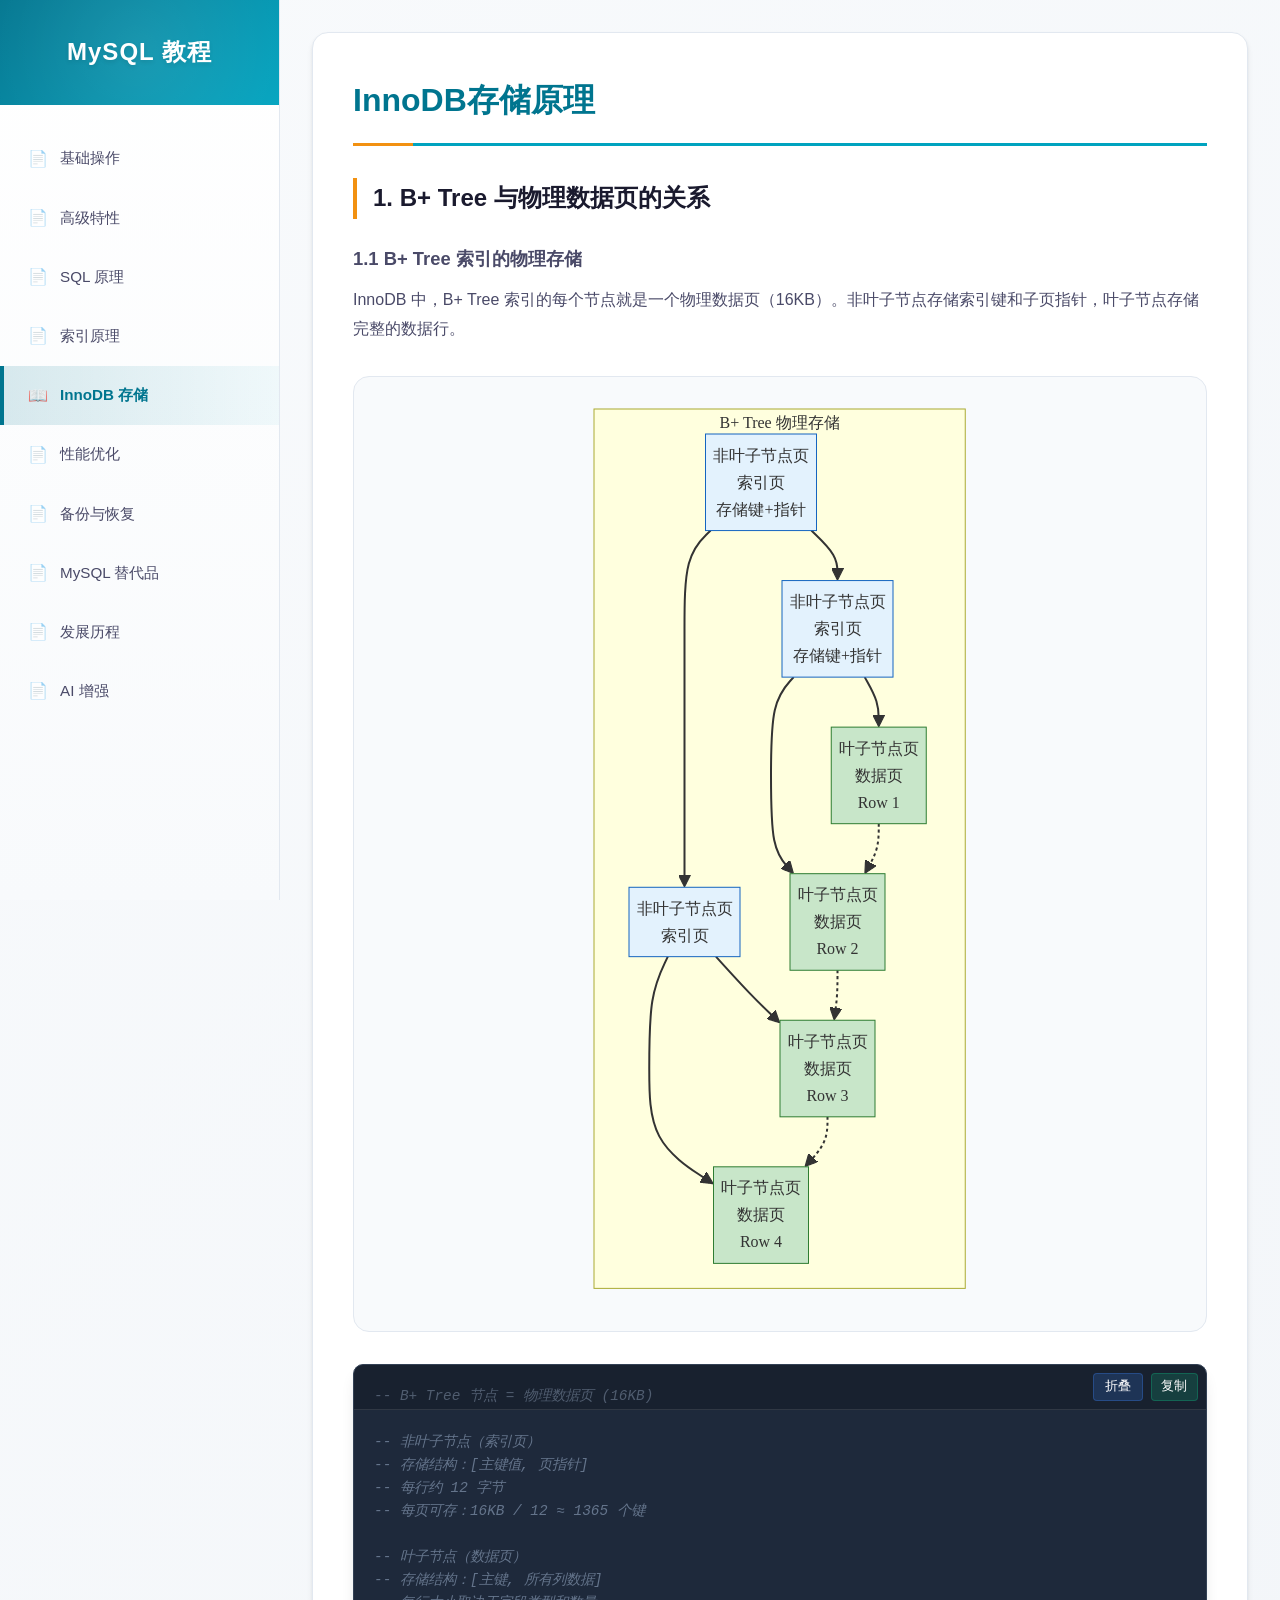
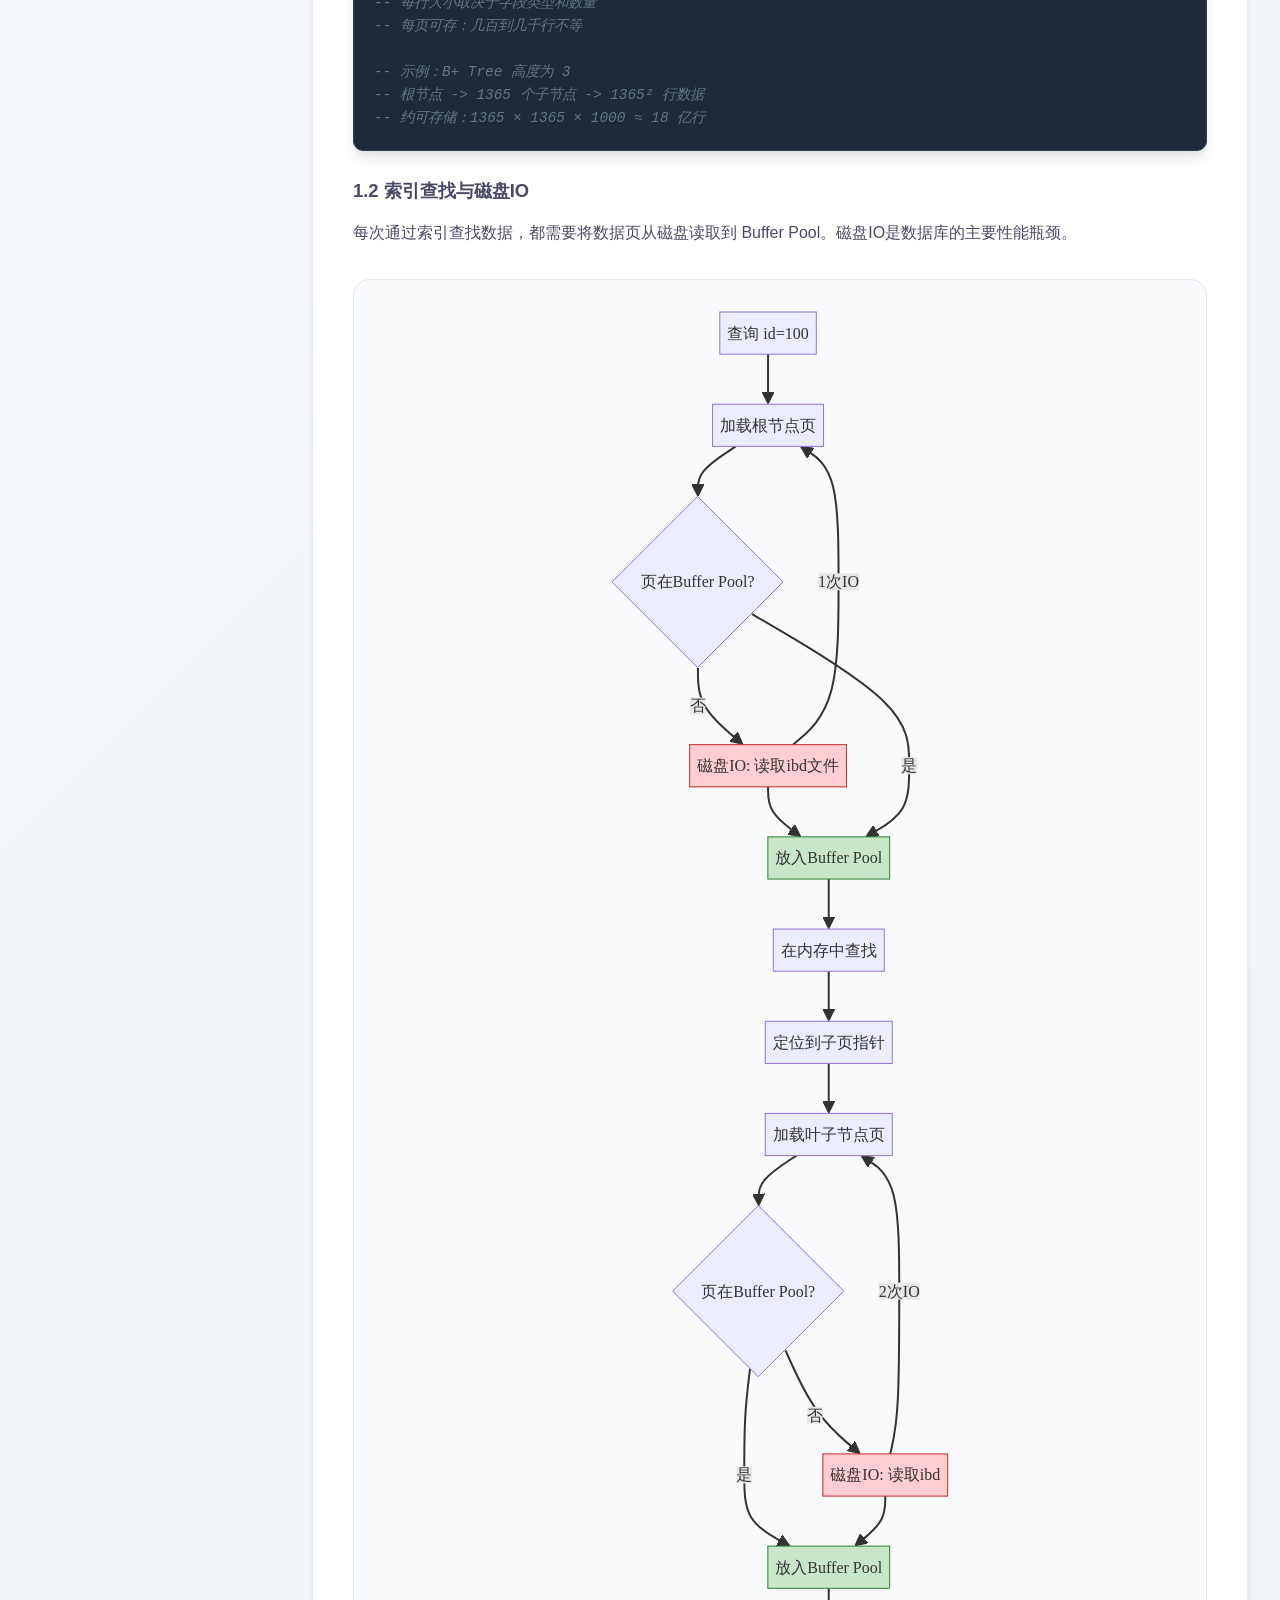
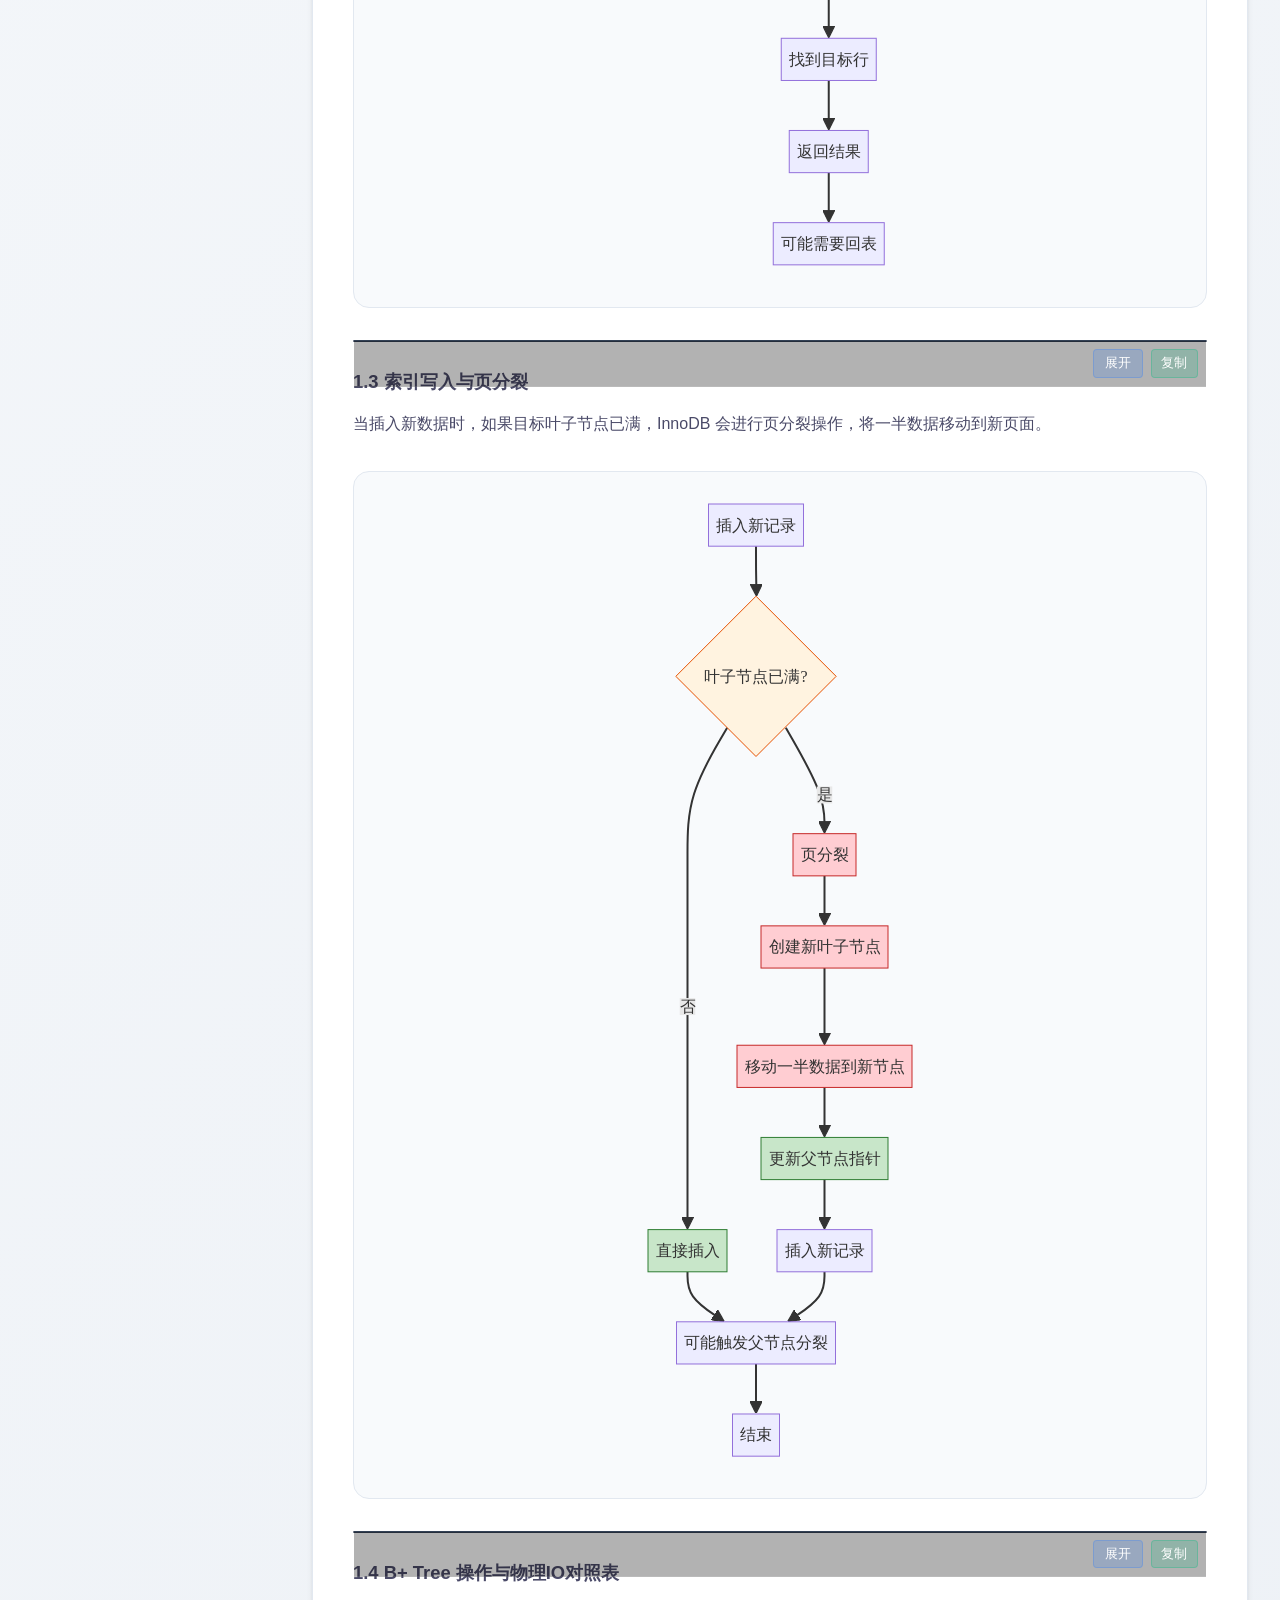
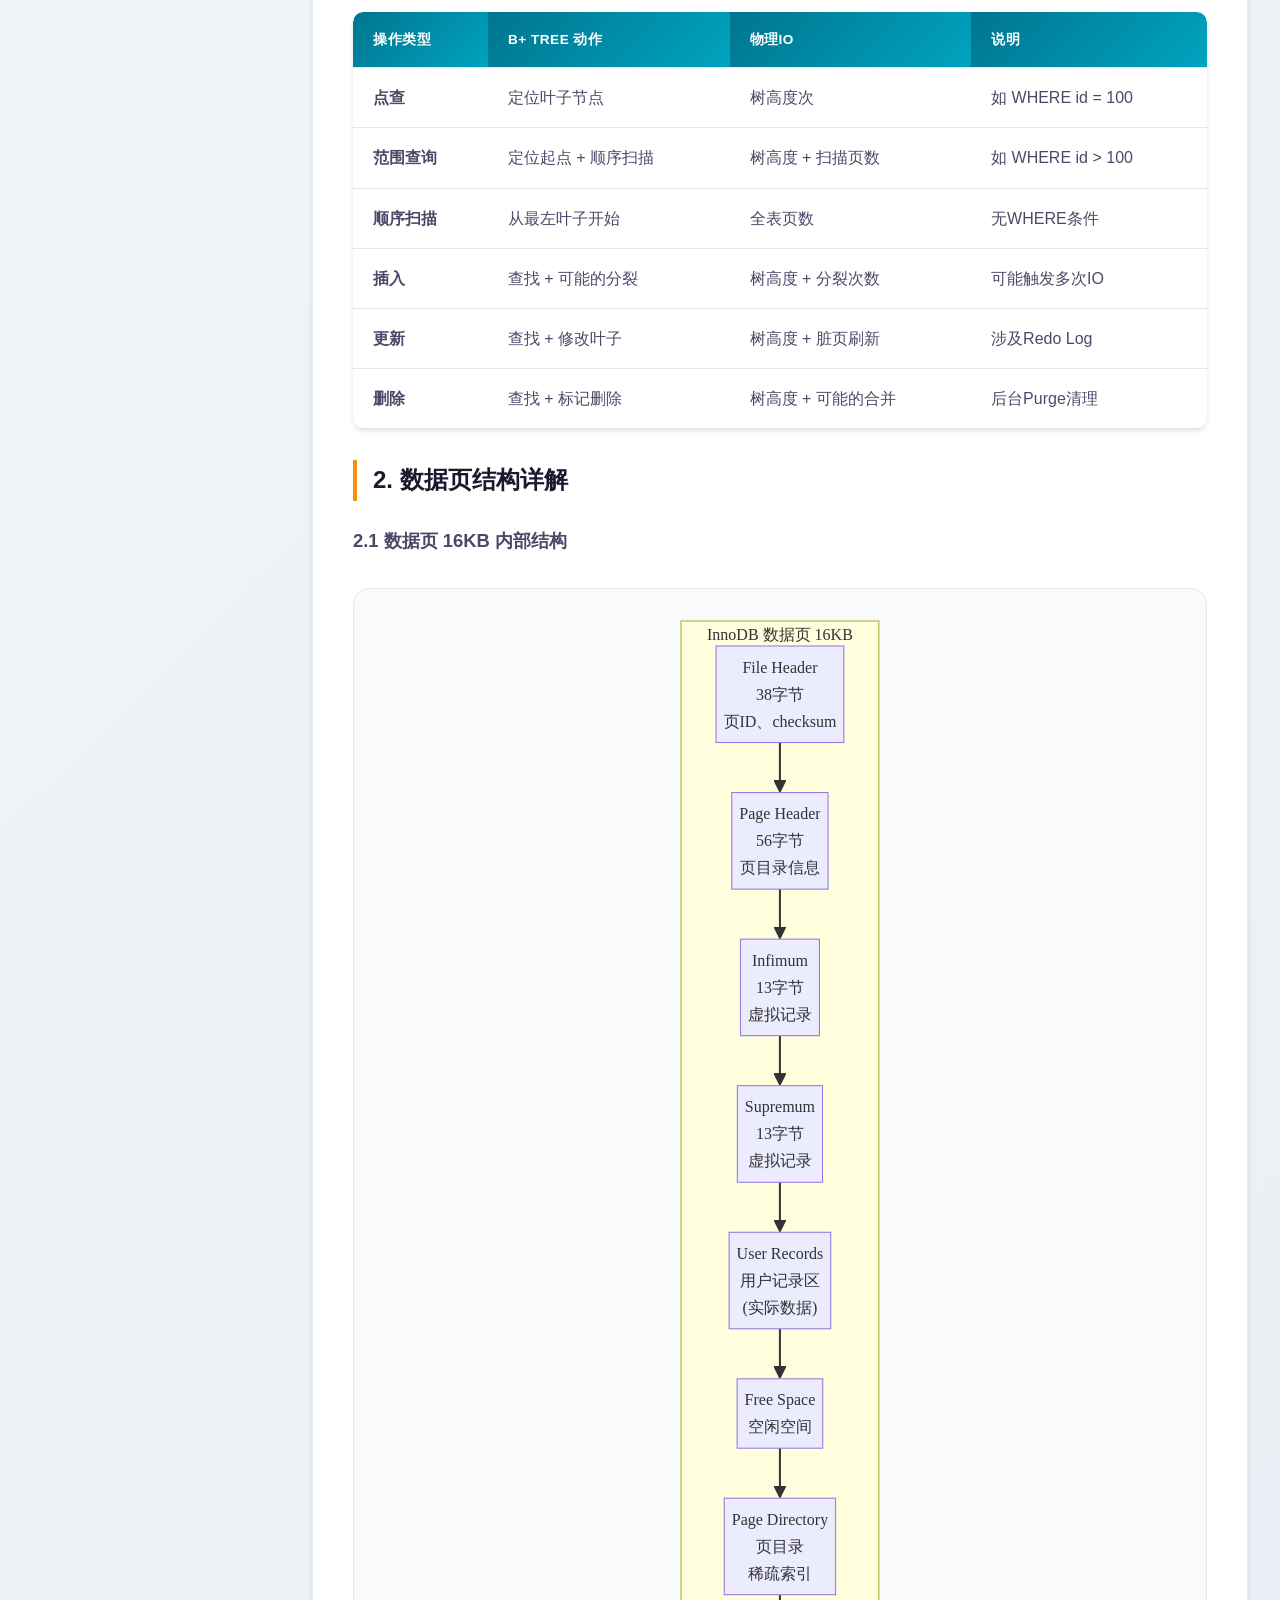
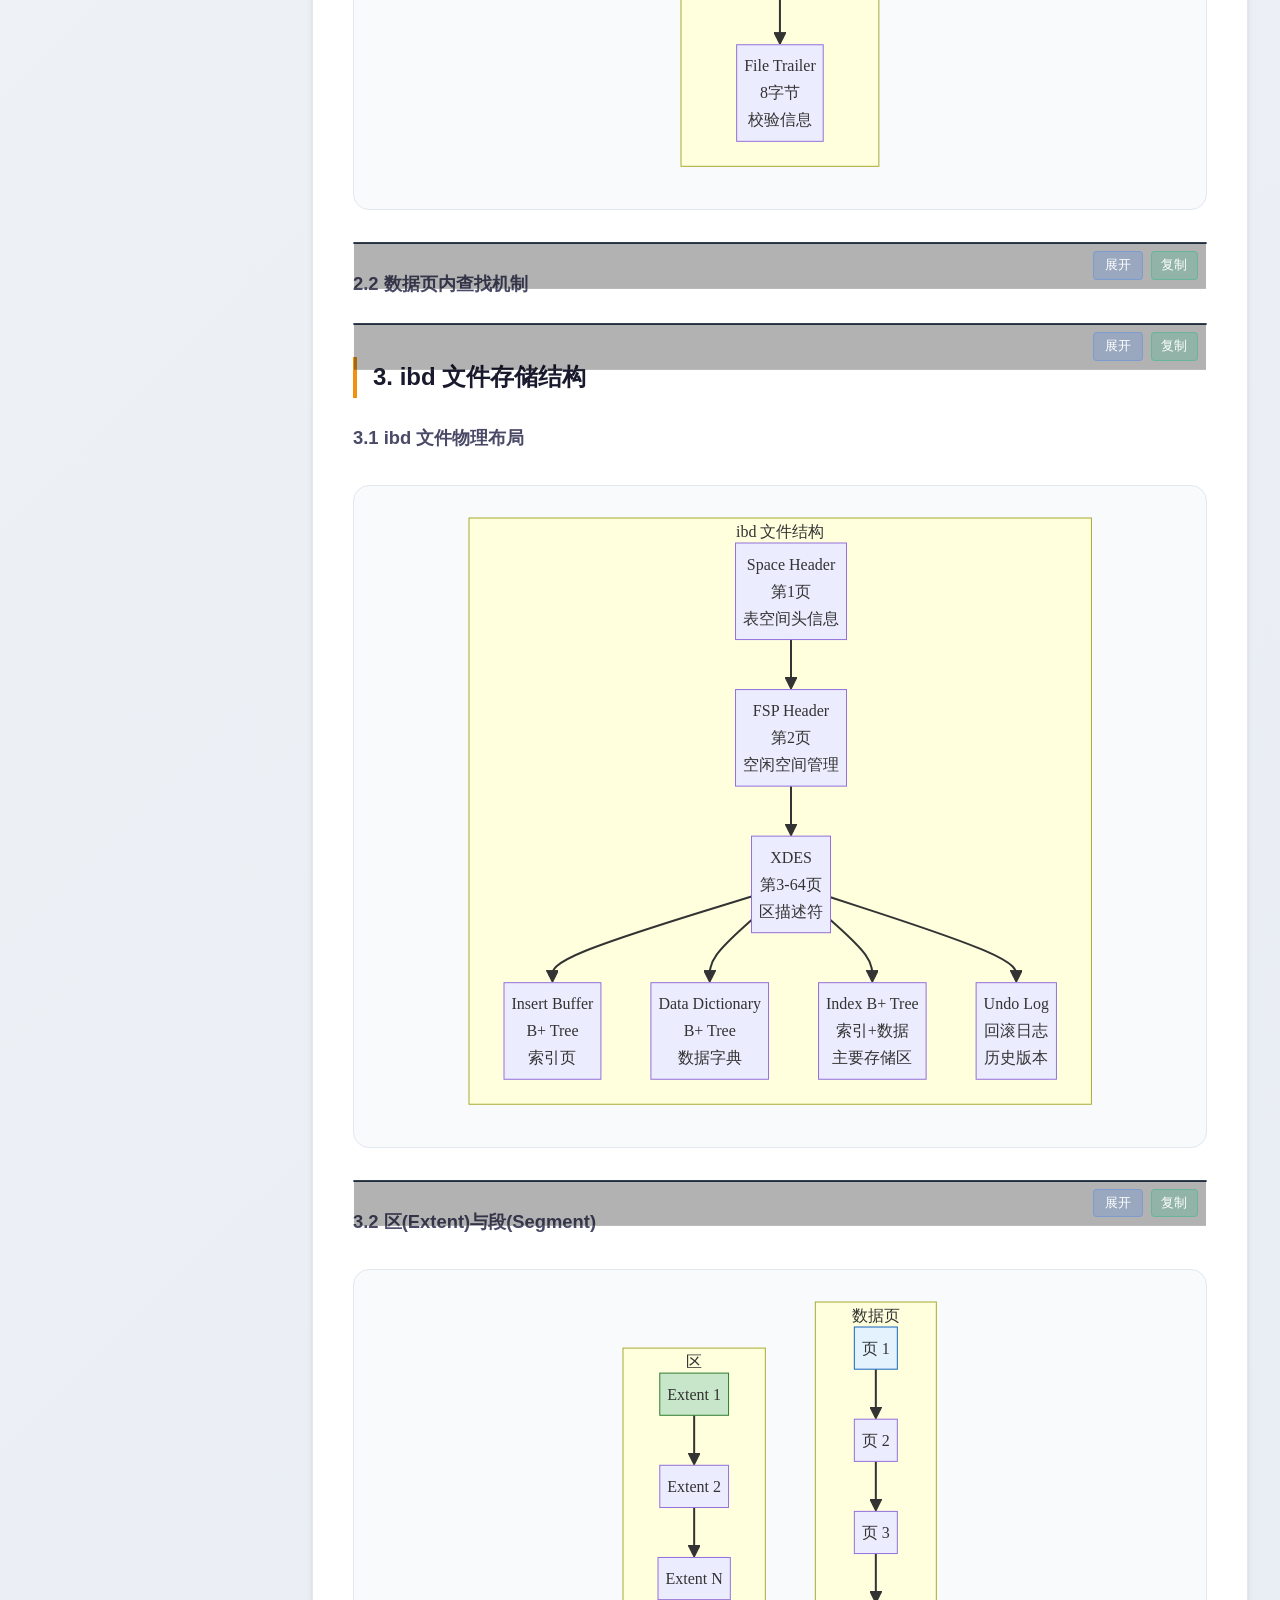
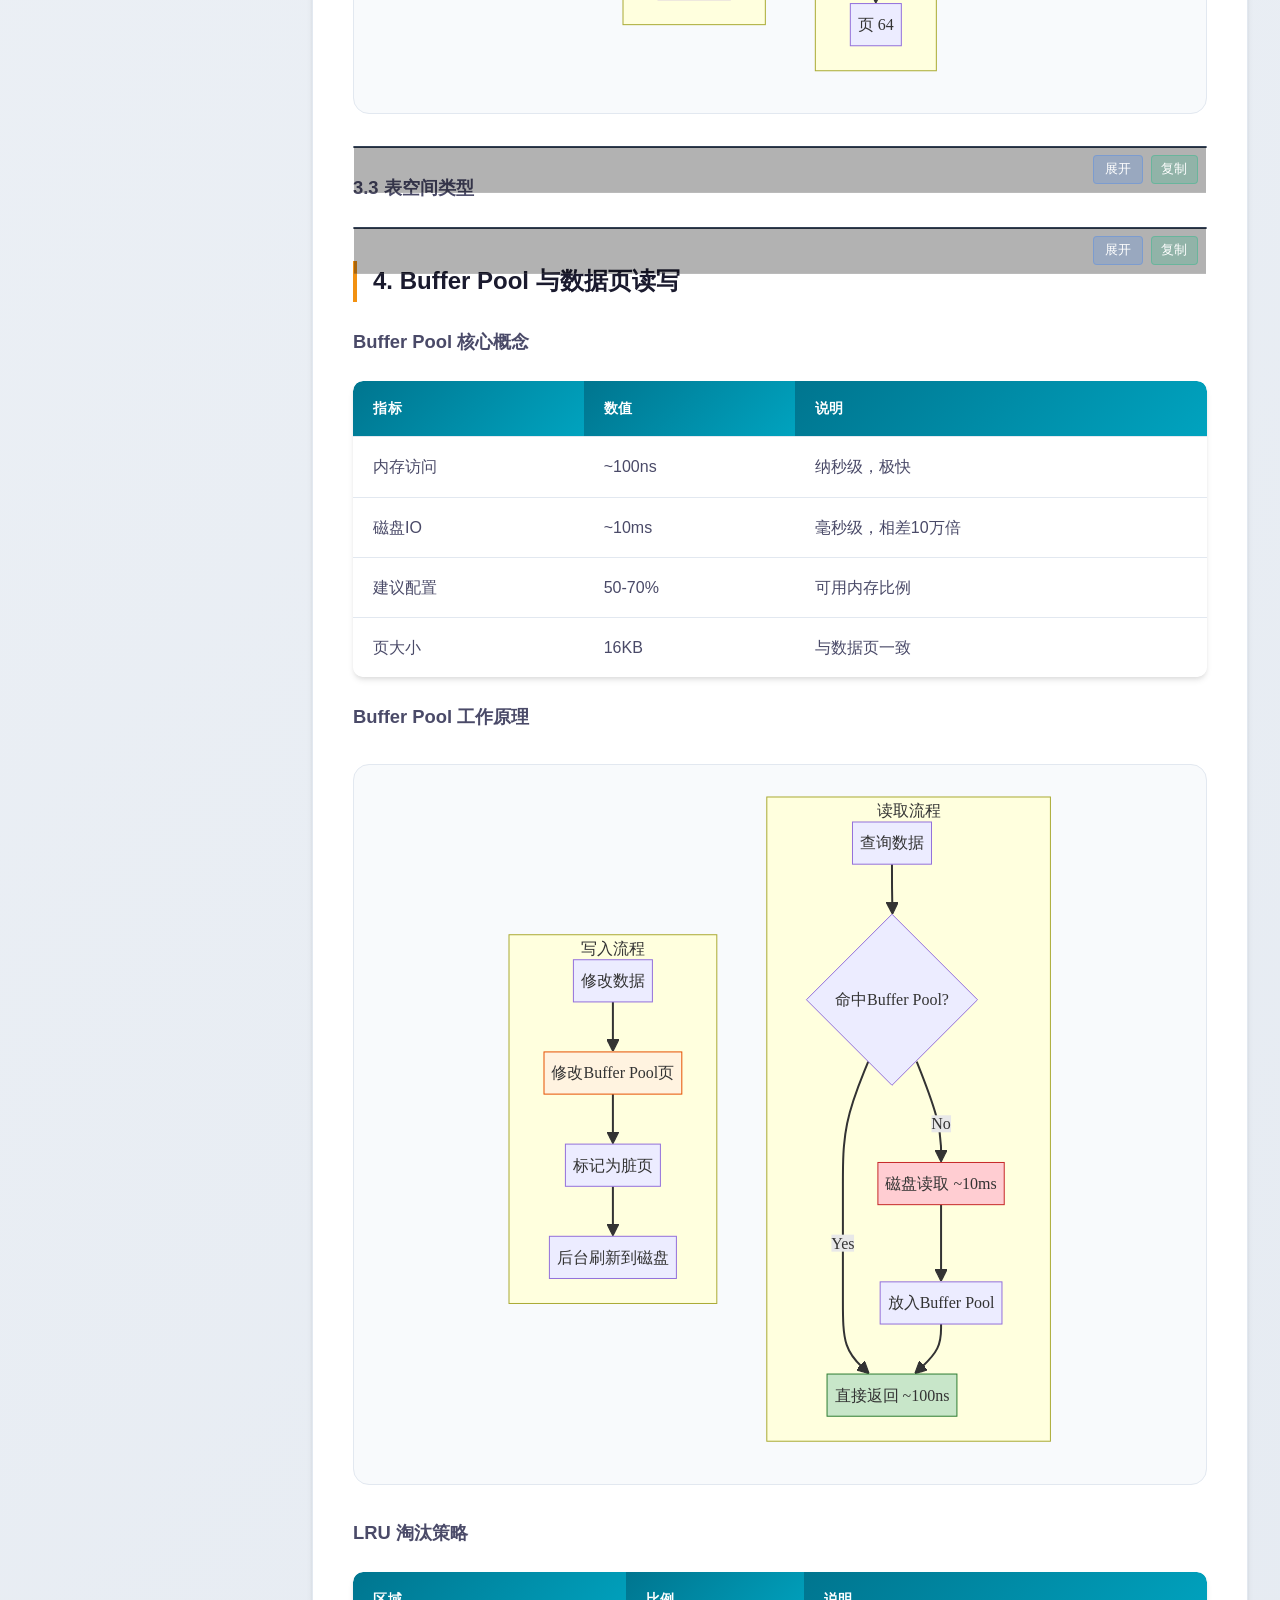
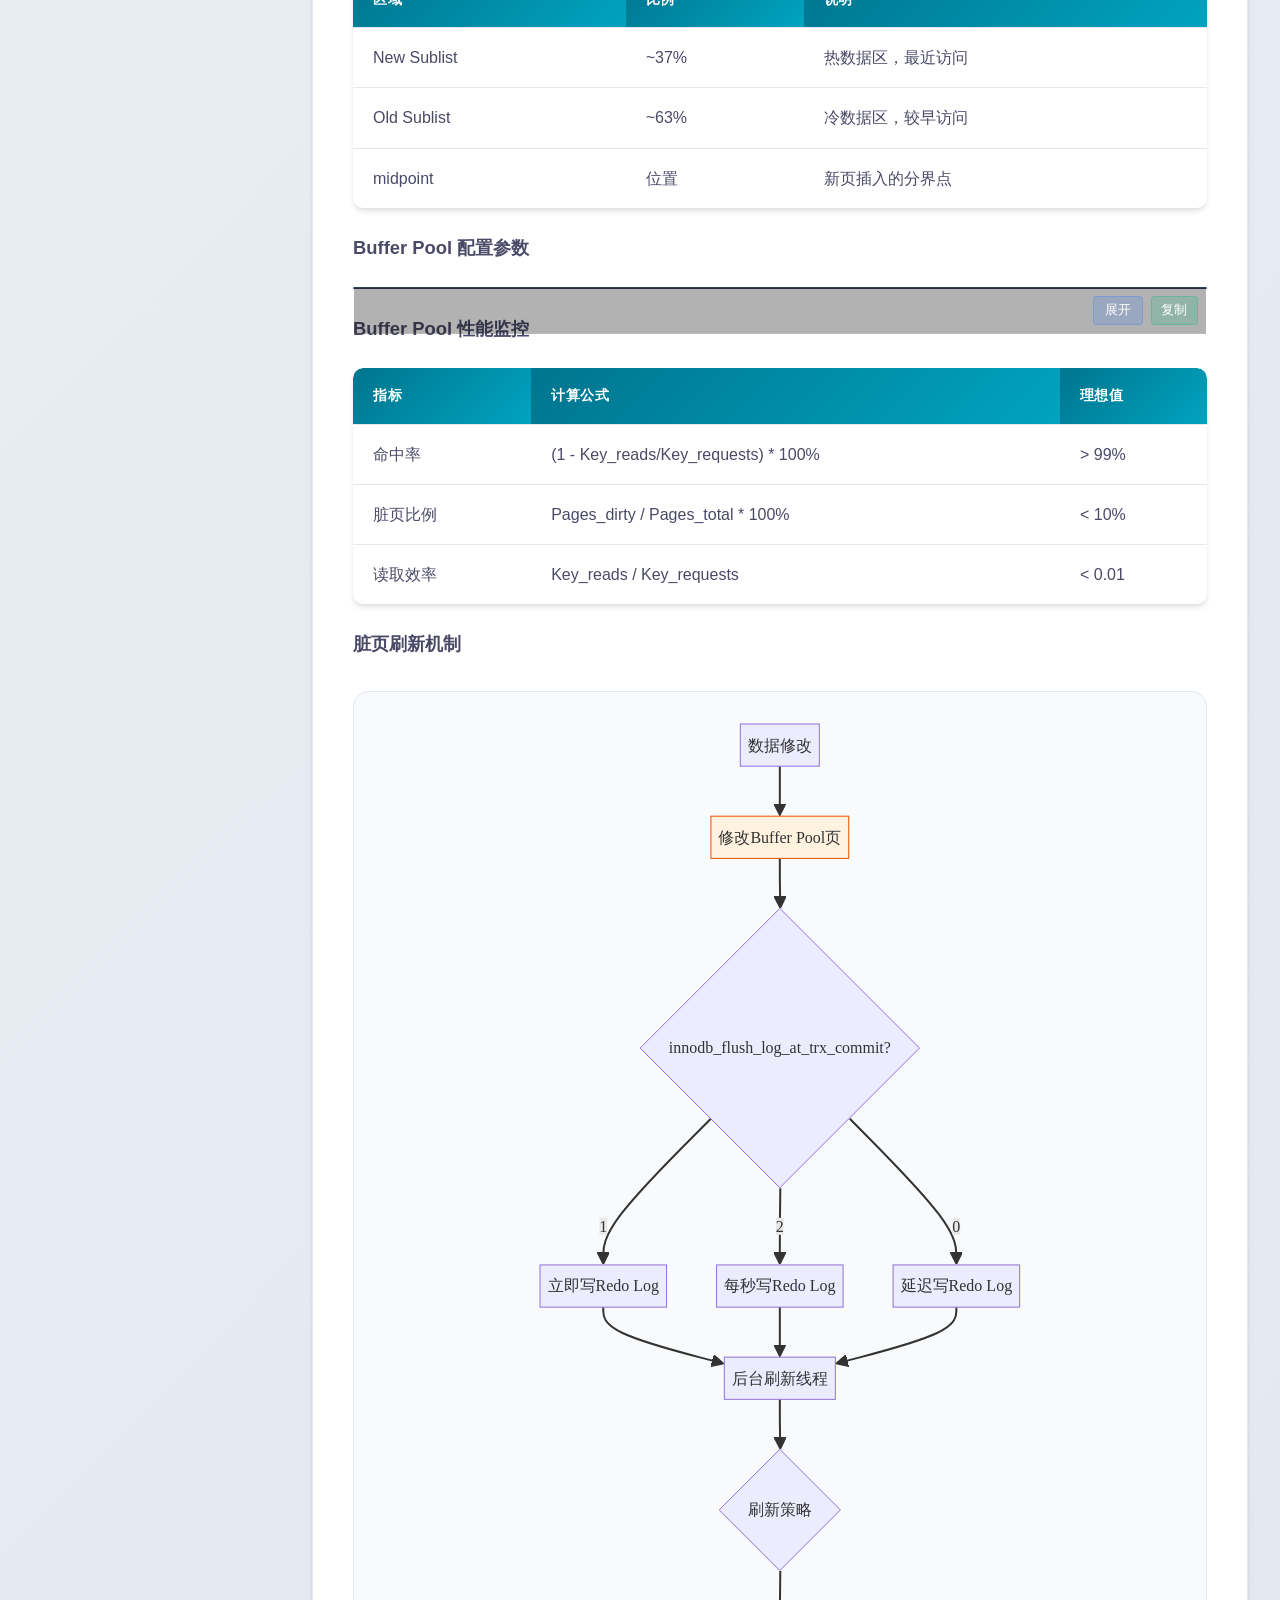
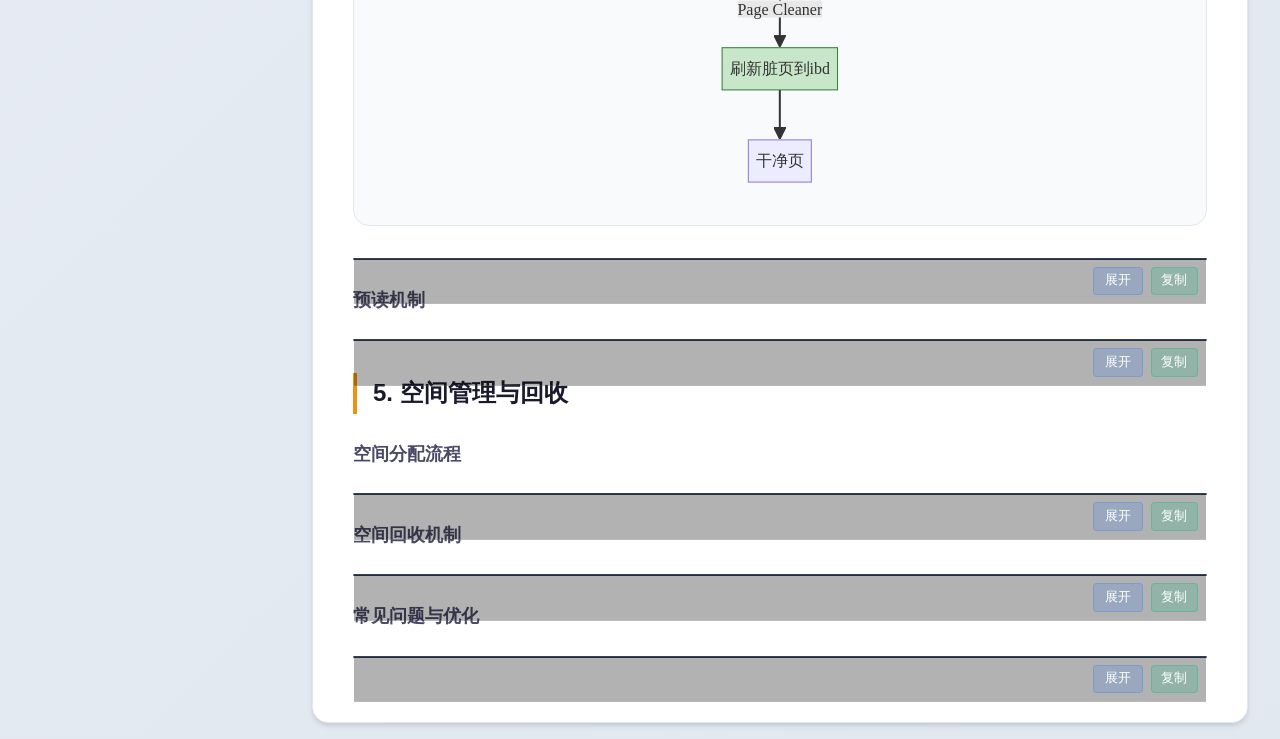
<file: chapters/innodb-storage.html>
<!DOCTYPE html>
<html lang="zh-CN">
<head>
    <meta charset="UTF-8">
    <meta name="viewport" content="width=device-width, initial-scale=1.0">
    <title>InnoDB存储原理 - MySQL 教程</title>
    <link rel="icon" href="../favicon.ico" type="image/x-icon">
    <link rel="stylesheet" href="../styles.css">
    <script src="../mermaid.min.js"></script>
    <script>
        // Mermaid v10+ 配置
        mermaid.initialize({
            startOnLoad: true,
            theme: 'default',
            securityLevel: 'loose',
            fontFamily: '-apple-system, BlinkMacSystemFont, Segoe UI, Roboto',
            flowchart: {
                useMaxWidth: true,
                htmlLabels: true
            }
        });
    </script>
</head>
<body>
    <!-- 移动导航按钮 -->
    <button class="menu-toggle" aria-label="切换菜单">
        ☰ 菜单
    </button>
    <div class="menu-overlay"></div>
    <div class="layout">
        <aside class="sidebar">
            <div class="sidebar-header">
                <h1><a href="../index.html">MySQL 教程</a></h1>
            </div>
            <nav class="tree-nav">
                <ul class="tree">
                    <li><a href="basics.html">基础操作</a></li>
                    <li><a href="advanced.html">高级特性</a></li>
                    <li><a href="sql-theory.html">SQL 原理</a></li>
                    <li><a href="index-theory.html">索引原理</a></li>
                    <li class="current"><a href="#">InnoDB 存储</a></li>
                    <li><a href="performance.html">性能优化</a></li>
                    <li><a href="backup.html">备份与恢复</a></li>
                    <li><a href="alternatives.html">MySQL 替代品</a></li>
                    <li><a href="history.html">发展历程</a></li>
                    <li><a href="ai.html">AI 增强</a></li>
                </ul>
            </nav>
        </aside>
        <main class="main-content">
            <section id="innodb-storage" class="section">
                <h2>InnoDB存储原理</h2>
                <div class="content">
                    <h3>1. B+ Tree 与物理数据页的关系</h3>

                    <h4>1.1 B+ Tree 索引的物理存储</h4>
                    <p>InnoDB 中，B+ Tree 索引的每个节点就是一个物理数据页（16KB）。非叶子节点存储索引键和子页指针，叶子节点存储完整的数据行。</p>

                    <pre class="mermaid">
flowchart TD
    subgraph BTree[B+ Tree 物理存储]
        ND1["非叶子节点页<br/>索引页<br/>存储键+指针"]
        ND2["非叶子节点页<br/>索引页<br/>存储键+指针"]
        ND3["非叶子节点页<br/>索引页"]
        L1["叶子节点页<br/>数据页<br/>Row 1"]
        L2["叶子节点页<br/>数据页<br/>Row 2"]
        L3["叶子节点页<br/>数据页<br/>Row 3"]
        L4["叶子节点页<br/>数据页<br/>Row 4"]
    end

    ND1 --> ND2
    ND1 --> ND3
    ND2 --> L1
    ND2 --> L2
    ND3 --> L3
    ND3 --> L4

    L1 -.-> L2
    L2 -.-> L3
    L3 -.-> L4

    style ND1 fill:#e3f2fd,stroke:#1565c0
    style ND2 fill:#e3f2fd,stroke:#1565c0
    style ND3 fill:#e3f2fd,stroke:#1565c0
    style L1 fill:#c8e6c9,stroke:#2e7d32
    style L2 fill:#c8e6c9,stroke:#2e7d32
    style L3 fill:#c8e6c9,stroke:#2e7d32
    style L4 fill:#c8e6c9,stroke:#2e7d32
</pre>

                    <div class="code-block">
<pre><code class="sql"><span class="com">-- B+ Tree 节点 = 物理数据页 (16KB)

-- 非叶子节点（索引页）
-- 存储结构：[主键值, 页指针]
-- 每行约 12 字节
-- 每页可存：16KB / 12 ≈ 1365 个键

-- 叶子节点（数据页）
-- 存储结构：[主键, 所有列数据]
-- 每行大小取决于字段类型和数量
-- 每页可存：几百到几千行不等

-- 示例：B+ Tree 高度为 3
-- 根节点 -> 1365 个子节点 -> 1365² 行数据
-- 约可存储：1365 × 1365 × 1000 ≈ 18 亿行</code></pre>
                    </div>

                    <h4>1.2 索引查找与磁盘IO</h4>
                    <p>每次通过索引查找数据，都需要将数据页从磁盘读取到 Buffer Pool。磁盘IO是数据库的主要性能瓶颈。</p>

                    <pre class="mermaid">
flowchart TD
    A[查询 id=100] --> B[加载根节点页]
    B --> C{页在Buffer Pool?}
    C -->|否| D[磁盘IO: 读取ibd文件]
    D --> E[放入Buffer Pool]
    C -->|是| E
    E --> F[在内存中查找]
    F --> G[定位到子页指针]
    G --> H[加载叶子节点页]
    H --> I{页在Buffer Pool?}
    I -->|否| J[磁盘IO: 读取ibd]
    I -->|是| K
    J --> K[放入Buffer Pool]
    K --> L[找到目标行]
    L --> M[返回结果]

    D -->|1次IO| B
    J -->|2次IO| H
    M --> N[可能需要回表]

    style D fill:#ffcdd2,stroke:#c62828
    style J fill:#ffcdd2,stroke:#c62828
    style E fill:#c8e6c9,stroke:#2e7d32
    style K fill:#c8e6c9,stroke:#2e7d32
</pre>

                    <div class="code-block">
<pre><code class="sql"><span class="com">-- 索引查找的磁盘IO过程：

-- 1. 加载根节点页（第1次IO）
--    - 从ibd文件读取根节点页到Buffer Pool
--    - 根据查询键值确定下一级子页

-- 2. 加载中间节点页（第2次IO）
--    - 继续定位，直到叶子节点

-- 3. 加载叶子节点页（第3次IO）
--    - 叶子节点存储实际数据行
--    - 在页内查找目标记录

-- 4. 回表（如需）（第4次IO）
--    - 如果是覆盖索引，无需回表
--    - 否则需要根据主键再查一次

<span class="com">-- 性能指标：</span>
<span class="com">-- - 磁盘随机IO延迟：~10ms</span>
<span class="com">-- - 内存访问延迟：~100ns</span>
<span class="com">-- - 速度差异：10万倍</span>
<span class="com">-- - 因此：减少磁盘IO是优化关键</span></code></pre>
                    </div>

                    <h4>1.3 索引写入与页分裂</h4>
                    <p>当插入新数据时，如果目标叶子节点已满，InnoDB 会进行页分裂操作，将一半数据移动到新页面。</p>

                    <pre class="mermaid">
flowchart TD
    A[插入新记录] --> B{叶子节点已满?}
    B -->|否| C[直接插入]
    B -->|是| D[页分裂]
    D --> E[创建新叶子节点]
    E --> F[移动一半数据到新节点]
    F --> G[更新父节点指针]
    G --> H[插入新记录]
    C --> I[可能触发父节点分裂]
    H --> I
    I --> J[结束]

    style B fill:#fff3e0,stroke:#e65100
    style D fill:#ffcdd2,stroke:#c62828
    style E fill:#ffcdd2,stroke:#c62828
    style F fill:#ffcdd2,stroke:#c62828
    style G fill:#c8e6c9,stroke:#2e7d32
    style C fill:#c8e6c9,stroke:#2e7d32
</pre>

                    <div class="code-block">
<pre><code class="sql"><span class="com">-- 页分裂详解：

-- 触发条件：叶子节点数据页满（16KB）
-- 分裂过程：
--   1. 分配新叶子节点页
--   2. 将原页一半记录移动到新页
--   3. 在父节点添加新指针
--   4. 插入新记录

-- 页分裂的性能影响：
--   - 需要分配新页面
--   - 需要修改多个数据页
--   - 可能引发连锁分裂（向上传播）
--   - 导致页稀疏，空间利用率下降

-- 优化建议：
--   - 使用自增主键，顺序插入避免分裂
--   - 避免随机主键（UUID等）
--   - 批量插入减少分裂次数</code></pre>
                    </div>

                    <h4>1.4 B+ Tree 操作与物理IO对照表</h4>
                    <div class="comparison-table">
                        <table>
                            <thead>
                                <tr>
                                    <th>操作类型</th>
                                    <th>B+ Tree 动作</th>
                                    <th>物理IO</th>
                                    <th>说明</th>
                                </tr>
                            </thead>
                            <tbody>
                                <tr>
                                    <td><strong>点查</strong></td>
                                    <td>定位叶子节点</td>
                                    <td>树高度次</td>
                                    <td>如 WHERE id = 100</td>
                                </tr>
                                <tr>
                                    <td><strong>范围查询</strong></td>
                                    <td>定位起点 + 顺序扫描</td>
                                    <td>树高度 + 扫描页数</td>
                                    <td>如 WHERE id > 100</td>
                                </tr>
                                <tr>
                                    <td><strong>顺序扫描</strong></td>
                                    <td>从最左叶子开始</td>
                                    <td>全表页数</td>
                                    <td>无WHERE条件</td>
                                </tr>
                                <tr>
                                    <td><strong>插入</strong></td>
                                    <td>查找 + 可能的分裂</td>
                                    <td>树高度 + 分裂次数</td>
                                    <td>可能触发多次IO</td>
                                </tr>
                                <tr>
                                    <td><strong>更新</strong></td>
                                    <td>查找 + 修改叶子</td>
                                    <td>树高度 + 脏页刷新</td>
                                    <td>涉及Redo Log</td>
                                </tr>
                                <tr>
                                    <td><strong>删除</strong></td>
                                    <td>查找 + 标记删除</td>
                                    <td>树高度 + 可能的合并</td>
                                    <td>后台Purge清理</td>
                                </tr>
                            </tbody>
                        </table>
                    </div>

                    <h3>2. 数据页结构详解</h3>

                    <h4>2.1 数据页 16KB 内部结构</h4>

                    <pre class="mermaid">
flowchart TD
    subgraph Page[InnoDB 数据页 16KB]
        FH["File Header<br/>38字节<br/>页ID、checksum"]
        PH["Page Header<br/>56字节<br/>页目录信息"]
        INF["Infimum<br/>13字节<br/>虚拟记录"]
        SUP["Supremum<br/>13字节<br/>虚拟记录"]
        UR["User Records<br/>用户记录区<br/>(实际数据)"]
        FS["Free Space<br/>空闲空间"]
        PD["Page Directory<br/>页目录<br/>稀疏索引"]
        FT["File Trailer<br/>8字节<br/>校验信息"]
    end

    FH --> PH
    PH --> INF
    INF --> SUP
    SUP --> UR
    UR --> FS
    FS --> PD
    PD --> FT
</pre>

                    <div class="code-block">
<pre><code class="sql"><span class="com">-- 16KB 数据页结构分解：

-- 1. File Header (38字节)
--    - 页ID (space ID + page number)
--    - 上一页/下一页指针（双向链表）
--    - 页类型 (INDEX/SYSTEM/UNDO等)
--    - LSN (日志序列号)
--    - Checksum (数据完整性校验)

-- 2. Page Header (56字节)
--    - 已记录数 (PAGE_N_DIR_SLOTS)
--    - 空闲空间起始位置 (PAGE_FREE)
--    - 第一个被删除记录的位置
--    - 页面中记录数量

-- 3. Infimum + Supremum (各13字节)
--    - 虚拟记录，作为页内记录边界
--    - Infimum: 比任何用户记录都小
--    - Supremum: 比任何用户记录都大

-- 4. User Records (用户数据区)
--    - 实际存储的行数据
--    - 变长字段使用额外空间存储长度

-- 5. Free Space (空闲区)
--    - 未使用的空间
--    - 新记录从这里分配

-- 6. Page Directory (页目录)
--    - 稀疏索引，指向记录组
--    - 二分查找加速定位

-- 7. File Trailer (8字节)
--    - 页尾校验
--    - 检测页面是否损坏</code></pre>
                    </div>

                    <h4>2.2 数据页内查找机制</h4>

                    <div class="code-block">
<pre><code class="sql"><span class="com">-- 数据页内查找过程：

-- 1. Page Directory 二分查找
--    - 将页内记录分组，每组4-8条
--    - 每组一个目录项（2字节指针）
--    - 二分查找定位到组

-- 2. 顺序查找精确定位
--    - 在目标组内顺序查找
--    - 组内记录数少，扫描开销小

-- 示例：
--    - 假设页内有1000条记录
--    - 每组8条，需要125个目录项
--    - 二分查找：log2(125) = 7次
--    - 组内查找最多8次
--    - 总计：约15次比较定位记录

-- 对比：
--    - 无页目录：1000次线性比较
--    - 有页目录：15次比较
--    - 性能提升：60倍</code></pre>
                    </div>

                    <h3>3. ibd 文件存储结构</h3>

                    <h4>3.1 ibd 文件物理布局</h4>

                    <pre class="mermaid">
flowchart TD
    subgraph IBD[ibd 文件结构]
        H1["Space Header<br/>第1页<br/>表空间头信息"]
        H2["FSP Header<br/>第2页<br/>空闲空间管理"]
        XDES["XDES<br/>第3-64页<br/>区描述符"]
        IBUF["Insert Buffer<br/>B+ Tree<br/>索引页"]
        DICT["Data Dictionary<br/>B+ Tree<br/>数据字典"]
        IDX["Index B+ Tree<br/>索引+数据<br/>主要存储区"]
        UNDO["Undo Log<br/>回滚日志<br/>历史版本"]
    end

    H1 --> H2
    H2 --> XDES
    XDES --> IBUF
    XDES --> DICT
    XDES --> IDX
    XDES --> UNDO
</pre>

                    <div class="code-block">
<pre><code class="sql"><span class="com">-- ibd 文件页分配结构：

-- 第1页：Space Header (Tablespace Header)
--   - 表空间ID、标志位
--   - 第一个可用Extent地址
--   - 所有数据页的bitmap

-- 第2页：FSP Header (File Space Header)
--   - 空闲Extent链表
--   - 完全使用Extent链表
--   - 碎片Extent信息

-- 第3-64页：XDES (Extent Descriptor)
--   - 每个Extent描述符256字节
--   - 每个Extent (64页) 占4字节
--   - 描述每个Extent的状态

-- 索引页区域：
--   - B+ Tree 非叶子节点
--   - B+ Tree 叶子节点（数据）
--   - 按Extent分配和管理

-- 特殊页：
--   - Insert Buffer B+ Tree
--   - Data Dictionary B+ Tree
--   - Undo Log 页</code></pre>
                    </div>

                    <h4>3.2 区(Extent)与段(Segment)</h4>

                    <pre class="mermaid">
flowchart TD
    subgraph Pages[数据页]
        P1["页 1"] --> P2["页 2"]
        P2 --> P3["页 3"]
        P3 --> P64["页 64"]
    end

    subgraph Extents[区]
        E1["Extent 1"] --> E2["Extent 2"]
        E2 --> E3["Extent N"]
    end

    style P1 fill:#e3f2fd,stroke:#1565c0
    style E1 fill:#c8e6c9,stroke:#2e7d32
</pre>
                    <div class="code-block">
<pre><code class="sql"><span class="com">-- Extent（区）结构：
--   - 1 Extent = 64 连续页 = 1MB
--   - 顺序IO优化：减少磁盘寻道
--   - 空间预分配：提高写入性能

-- Segment（段）结构：
--   - Leaf Node Segment：叶子节点段
--   - Non-Leaf Node Segment：非叶子节点段
--   - 每个索引由两个Segment组成

-- Extent 分配策略：
--   1. 碎片页分配 (0-32页)
--      - 按需分配单页
--      - 空间利用率高
--      - 随机IO较多

--   2. 完整区分配 (>32页)
--      - 整区1MB分配
--      - 顺序IO优化
--      - 空间可能浪费

-- 查看表空间使用：
SELECT
    name,
    total_pages,
    total_pages * 16384 / 1024 / 1024 AS size_mb
FROM information_schema.innodb_tablespaces
WHERE name = 'database/table_name';</code></pre>
                    </div>

                    <h4>3.3 表空间类型</h4>

                    <div class="code-block">
<pre><code class="sql"><span class="com">-- InnoDB 表空间类型：

-- 1. 系统表空间 (System Tablespace)
--    文件：ibdata1, ibdata2, ...
--    默认路径：innodb_data_home_dir
--    存储内容：
--    - data dictionary (数据字典)
--    - undo log (回滚日志)
--    - change buffer (变更缓冲)
--    - doublewrite buffer (双写缓冲)
--    - 所有表的元数据和索引

-- 2. 独立表空间 (File-Per-Table)
--    文件：database/table_name.ibd
--    优点：
--    - 方便单表备份
--    - 支持表级压缩
--    - 删除表可立即回收空间
--    - I/O隔离（可单独flush）
--    配置：innodb_file_per_table = ON

-- 3. 通用表空间 (General Tablespace)
--    文件：自定义 .ibd 文件
--    优点：
--    - 多表共享表空间
--    - 减少文件系统碎片
--    - 支持大表空间
CREATE TABLESPACE ts1 ADD DATAFILE 'ts1.ibd';
CREATE TABLE t1 (id INT) TABLESPACE ts1;

-- 4. 临时表空间 (Temporary Tablespace)
--    文件：ibtemp0, ibtemp1
--    用途：临时表、排序结果
--    特点：重启后重建

-- 5. Undo 表空间
--    文件：undo_001, undo_002
--    用途：事务回滚</code></pre>
                    </div>

                    <h3>4. Buffer Pool 与数据页读写</h3>

                    <h4>Buffer Pool 核心概念</h4>
                    <div class="comparison-table">
                        <table>
                            <thead>
                                <tr>
                                    <th>指标</th>
                                    <th>数值</th>
                                    <th>说明</th>
                                </tr>
                            </thead>
                            <tbody>
                                <tr>
                                    <td>内存访问</td>
                                    <td>~100ns</td>
                                    <td>纳秒级，极快</td>
                                </tr>
                                <tr>
                                    <td>磁盘IO</td>
                                    <td>~10ms</td>
                                    <td>毫秒级，相差10万倍</td>
                                </tr>
                                <tr>
                                    <td>建议配置</td>
                                    <td>50-70%</td>
                                    <td>可用内存比例</td>
                                </tr>
                                <tr>
                                    <td>页大小</td>
                                    <td>16KB</td>
                                    <td>与数据页一致</td>
                                </tr>
                            </tbody>
                        </table>
                    </div>

                    <h4>Buffer Pool 工作原理</h4>
                    <pre class="mermaid">
flowchart TD
    subgraph Read[读取流程]
        R1[查询数据] --> R2{命中Buffer Pool?}
        R2 -->|Yes| R3[直接返回 ~100ns]
        R2 -->|No| R4[磁盘读取 ~10ms]
        R4 --> R5[放入Buffer Pool]
        R5 --> R3
    end

    subgraph Write[写入流程]
        W1[修改数据] --> W2[修改Buffer Pool页]
        W2 --> W3[标记为脏页]
        W3 --> W4[后台刷新到磁盘]
    end

    style R3 fill:#c8e6c9,stroke:#2e7d32
    style R4 fill:#ffcdd2,stroke:#c62828
    style W2 fill:#fff3e0,stroke:#e65100
</pre>

                    <h4>LRU 淘汰策略</h4>
                    <div class="comparison-table">
                        <table>
                            <thead>
                                <tr>
                                    <th>区域</th>
                                    <th>比例</th>
                                    <th>说明</th>
                                </tr>
                            </thead>
                            <tbody>
                                <tr>
                                    <td>New Sublist</td>
                                    <td>~37%</td>
                                    <td>热数据区，最近访问</td>
                                </tr>
                                <tr>
                                    <td>Old Sublist</td>
                                    <td>~63%</td>
                                    <td>冷数据区，较早访问</td>
                                </tr>
                                <tr>
                                    <td> midpoint</td>
                                    <td>位置</td>
                                    <td>新页插入的分界点</td>
                                </tr>
                            </tbody>
                        </table>
                    </div>

                    <h4>Buffer Pool 配置参数</h4>
                    <div class="code-block">
<pre><code class="sql"><span class="com">-- 核心配置参数

-- 1. Buffer Pool 大小（建议50-70%可用内存）
SET GLOBAL innodb_buffer_pool_size = 4 * 1024 * 1024 * 1024;  -- 4GB

-- 2. Buffer Pool 实例数（减少锁竞争）
SET GLOBAL innodb_buffer_pool_instances = 4;

-- 3. 冷数据区比例（默认37%）
SET GLOBAL innodb_old_blocks_pct = 37;

-- 4. 预热时间（访问后多久进入热区）
SET GLOBAL innodb_old_blocks_time = 1000;  -- 1000ms

-- 5. 脏页刷新策略
SET GLOBAL innodb_max_dirty_pages_pct = 75;  -- 超过比例强制刷新

-- 6. 查看状态
SHOW ENGINE INNODB STATUS;
SHOW VARIABLES LIKE 'innodb_buffer_pool%';</code></pre>
                    </div>

                    <h4>Buffer Pool 性能监控</h4>
                    <div class="comparison-table">
                        <table>
                            <thead>
                                <tr>
                                    <th>指标</th>
                                    <th>计算公式</th>
                                    <th>理想值</th>
                                </tr>
                            </thead>
                            <tbody>
                                <tr>
                                    <td>命中率</td>
                                    <td>(1 - Key_reads/Key_requests) * 100%</td>
                                    <td>> 99%</td>
                                </tr>
                                <tr>
                                    <td>脏页比例</td>
                                    <td>Pages_dirty / Pages_total * 100%</td>
                                    <td>< 10%</td>
                                </tr>
                                <tr>
                                    <td>读取效率</td>
                                    <td>Key_reads / Key_requests</td>
                                    <td>< 0.01</td>
                                </tr>
                            </tbody>
                        </table>
                    </div>

                    <h4>脏页刷新机制</h4>

                    <pre class="mermaid">
flowchart TD
    A[数据修改] --> B[修改Buffer Pool页]
    B --> C{innodb_flush_log_at_trx_commit?}
    C -->|1| D[立即写Redo Log]
    C -->|2| E[每秒写Redo Log]
    C -->|0| F[延迟写Redo Log]
    D --> G[后台刷新线程]
    E --> G
    F --> G
    G --> H{刷新策略}
    H -->|Page Cleaner| I[刷新脏页到ibd]
    I --> J[干净页]

    style B fill:#fff3e0,stroke:#e65100
    style I fill:#c8e6c9,stroke:#2e7d32
</pre>

                    <div class="code-block">
<pre><code class="sql"><span class="com">-- 脏页刷新机制：

-- 刷新策略 (innodb_flush_log_at_trx_commit)：
--    1. = 1 (默认，最安全)
--       每次事务提交同步写Redo Log
--       最多丢失1个事务
--    2. = 2
--       每次事务提交写OS缓存
--       每秒刷新到磁盘
--       最多丢失1秒数据
--    3. = 0
--       不立即写Redo Log
--       每秒刷新
--       最多丢失1秒数据（危险！）

-- 刷新时机：
--    a. 脏页比例超过阈值
--       innodb_max_dirty_pages_pct = 75%
--    b. Redo Log空间不足
--    c. 后台Page Cleaner线程定时刷新
--    d. 正常关闭数据库

-- 查看Buffer Pool状态：
SHOW ENGINE INNODB STATUS;
-- 查看：Buffer pool size, Pages dirty, Pages read/write

-- 性能影响：
--    - 脏页过多：恢复时间长
--    - 刷新过慢：磁盘IO突增
--    - 刷新过快：IO争用</code></pre>
                    </div>

                    <h4>预读机制</h4>

                    <div class="code-block">
<pre><code class="sql"><span class="com">-- InnoDB 预读 (Read Ahead)：

-- 1. 线性预读 (Linear Read Ahead)
--    条件：顺序访问同一Extent的多个页
--    触发：innodb_read_ahead_threshold = 56 (默认)
--    行为：预读整个Extent (64页)
--    示例：全表扫描时自动触发

-- 2. 随机预读 (Random Read Ahead)
--    条件：同一Extent内多个页被访问
--    触发：innodb_random_read_ahead = ON
--    行为：预读整个Extent
--    注意：默认关闭，可能增加IO

-- 预读触发示例：
--    SELECT * FROM users ORDER BY id;
--    -- 顺序扫描，触发线性预读

--    SELECT * FROM users WHERE id IN (1,100,200,300);
--    -- 可能触发随机预读

-- 配置优化：
--    innodb_read_ahead_threshold = 64
--    innodb_random_read_ahead = OFF
--    innodb_read_io_threads = 4</code></pre>
                    </div>

                    <h3>5. 空间管理与回收</h3>

                    <h4>空间分配流程</h4>

                    <div class="code-block">
<pre><code class="sql"><span class="com">-- InnoDB 空间分配流程：

-- 1. 请求分配新页
--    a. 检查Fragment Array (前32页)
--    b. 有碎片页则分配单页
--    c. 无碎片页则分配完整Extent

-- 2. Extent 分配
--    a. 从FSP_FREE链表中获取
--    b. 标记为Fragment Array使用
--    c. 32页后标记为完整Extent

-- 3. 数据页分配
--    a. 从Fragment Array分配
--    b. 初始化页头
--    c. 加入LRU链表

-- 4. 索引结构维护
--    a. 更新B+ Tree结构
--    b. 维护Page Directory
--    c. 更新数据字典

-- 查看表空间统计：
SELECT
    table_name,
    round(table_rows / 10000, 1) AS rows_w,
    round(data_length / 1024 / 1024, 1) AS data_mb,
    round(index_length / 1024 / 1024, 1) AS index_mb
FROM information_schema.tables
WHERE engine = 'InnoDB';</code></pre>
                    </div>

                    <h4>空间回收机制</h4>

                    <div class="code-block">
<pre><code class="sql"><span class="com">-- 空间回收机制：

-- 1. 删除记录的逻辑删除
--    - 记录标记为"已删除"
--    - 空间标记为可复用
--    - 真正删除由Purge线程处理

-- 2. Purge 机制
--    - 后台线程定期清理已删除记录
--    - 清理Undo Log
--    - 释放空间到Free List
--    - innodb_purge_threads = 4

-- 3. 页面合并
--    - 当相邻页利用率低时合并
--    - 释放多余页到Free Extent
--    - 减少碎片

-- 4. 手动回收空间
--    OPTIMIZE TABLE table_name;
--    -- 重建表，整理碎片

--    ALTER TABLE t ENGINE=InnoDB;
--    -- 在线重建表

--    ALTER TABLE t TABLESPACE=innodb_file_per_table;
--    -- 移动到独立表空间

-- 注意事项：
--    - ibd文件不会自动缩小
--    - DELETE只标记删除，不释放空间
--    - TRUNCATE会重建表，释放空间</code></pre>
                    </div>

                    <h4>常见问题与优化</h4>

                    <div class="code-block">
<pre><code class="sql"><span class="com">-- 常见空间问题：

-- 问题1：ibd文件过大
-- 原因：大量删除后空间未回收
-- 解决：OPTIMIZE TABLE重建表

-- 问题2：碎片过多
-- 原因：随机插入导致页分裂频繁
-- 解决：使用自增主键，定期优化

-- 问题3：Buffer Pool命中率低
-- 原因：数据量超过Buffer Pool大小
-- 解决：增加Buffer Pool，优化查询

-- 监控SQL：
--    -- 查看表大小
--    SELECT table_name,
--           round(data_length/1024/1024,2) as mb
--    FROM information_schema.tables
--    WHERE table_schema = 'db';

--    -- 查看索引统计
--    SHOW INDEX FROM table_name;

--    -- 查看InnoDB状态
--    SHOW ENGINE INNODB STATUS\G

--    -- 查看脏页比例
--    SHOW GLOBAL STATUS LIKE 'Innodb_buffer_pool_pages_dirty';</code></pre>
                    </div>
                </div>
            </section>
        </main>
    </div>
    <script src="../main.js"></script>
</body>
</html>
</file>
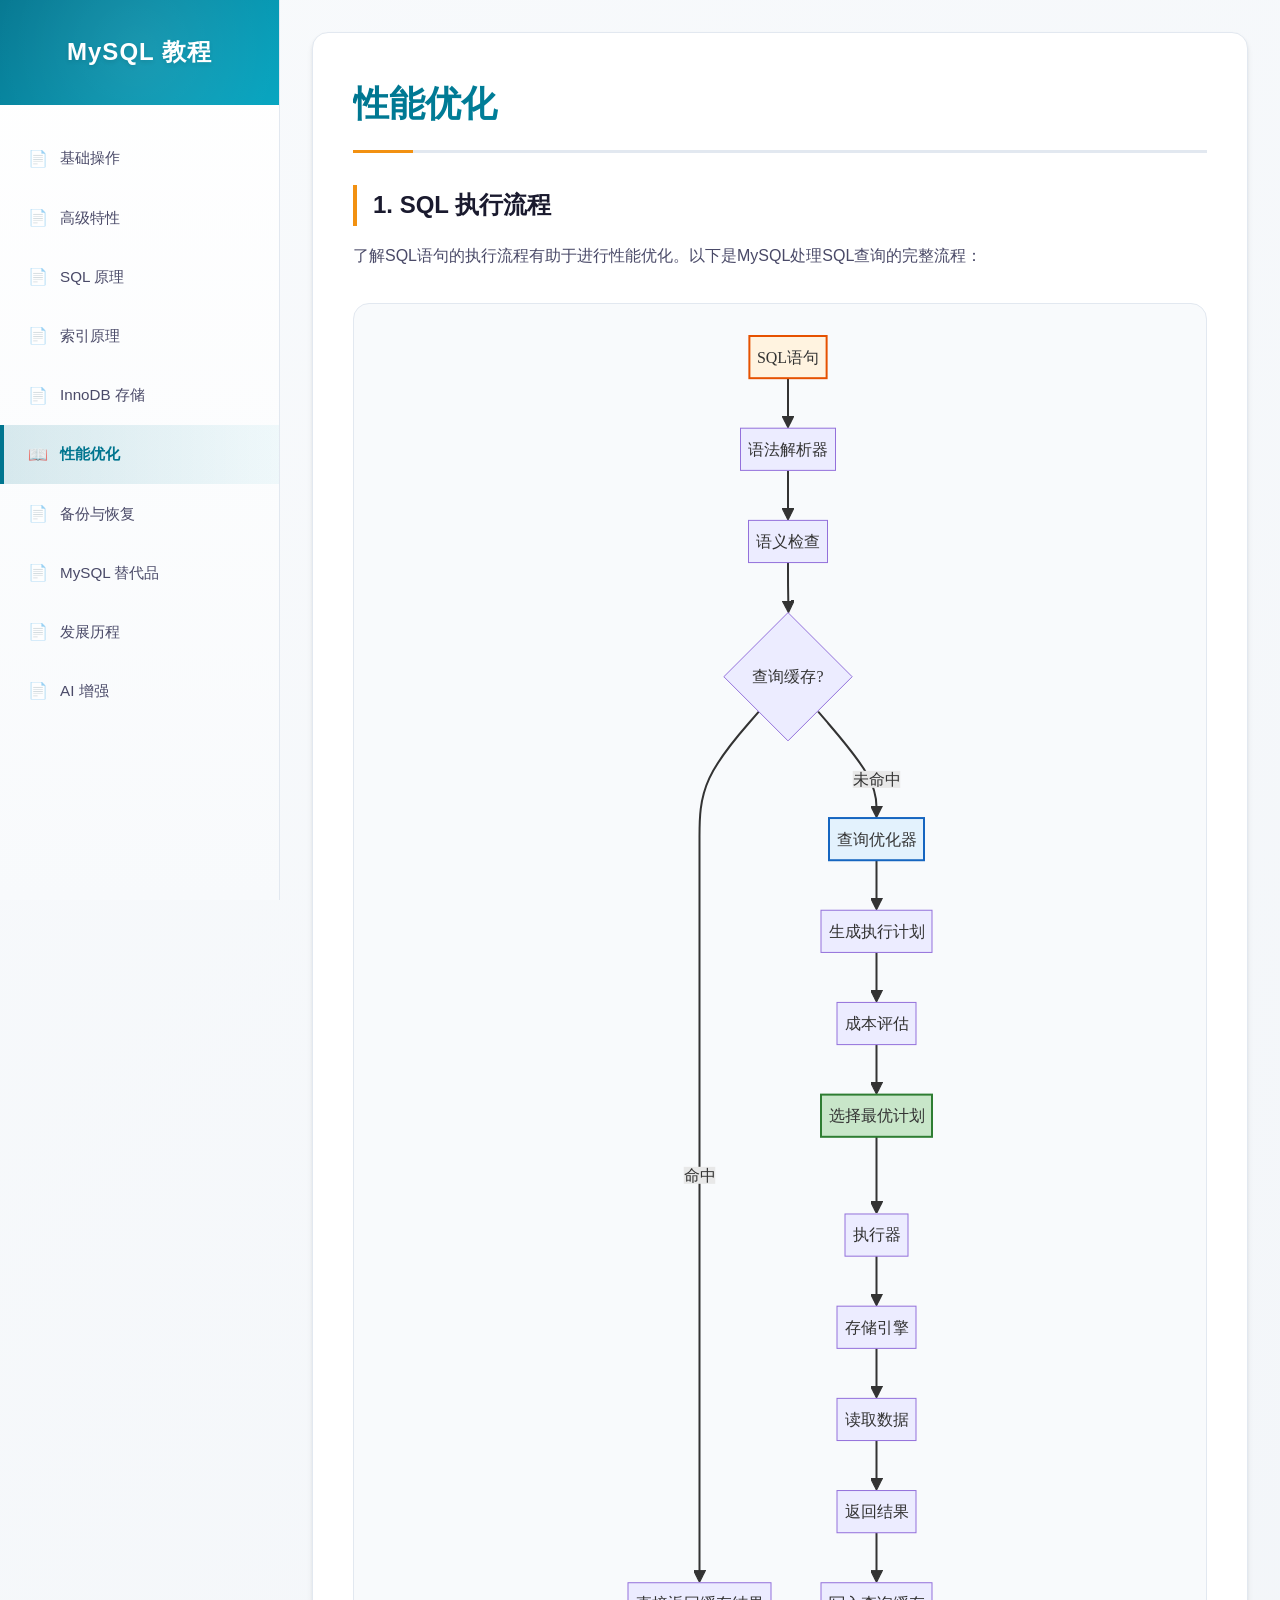
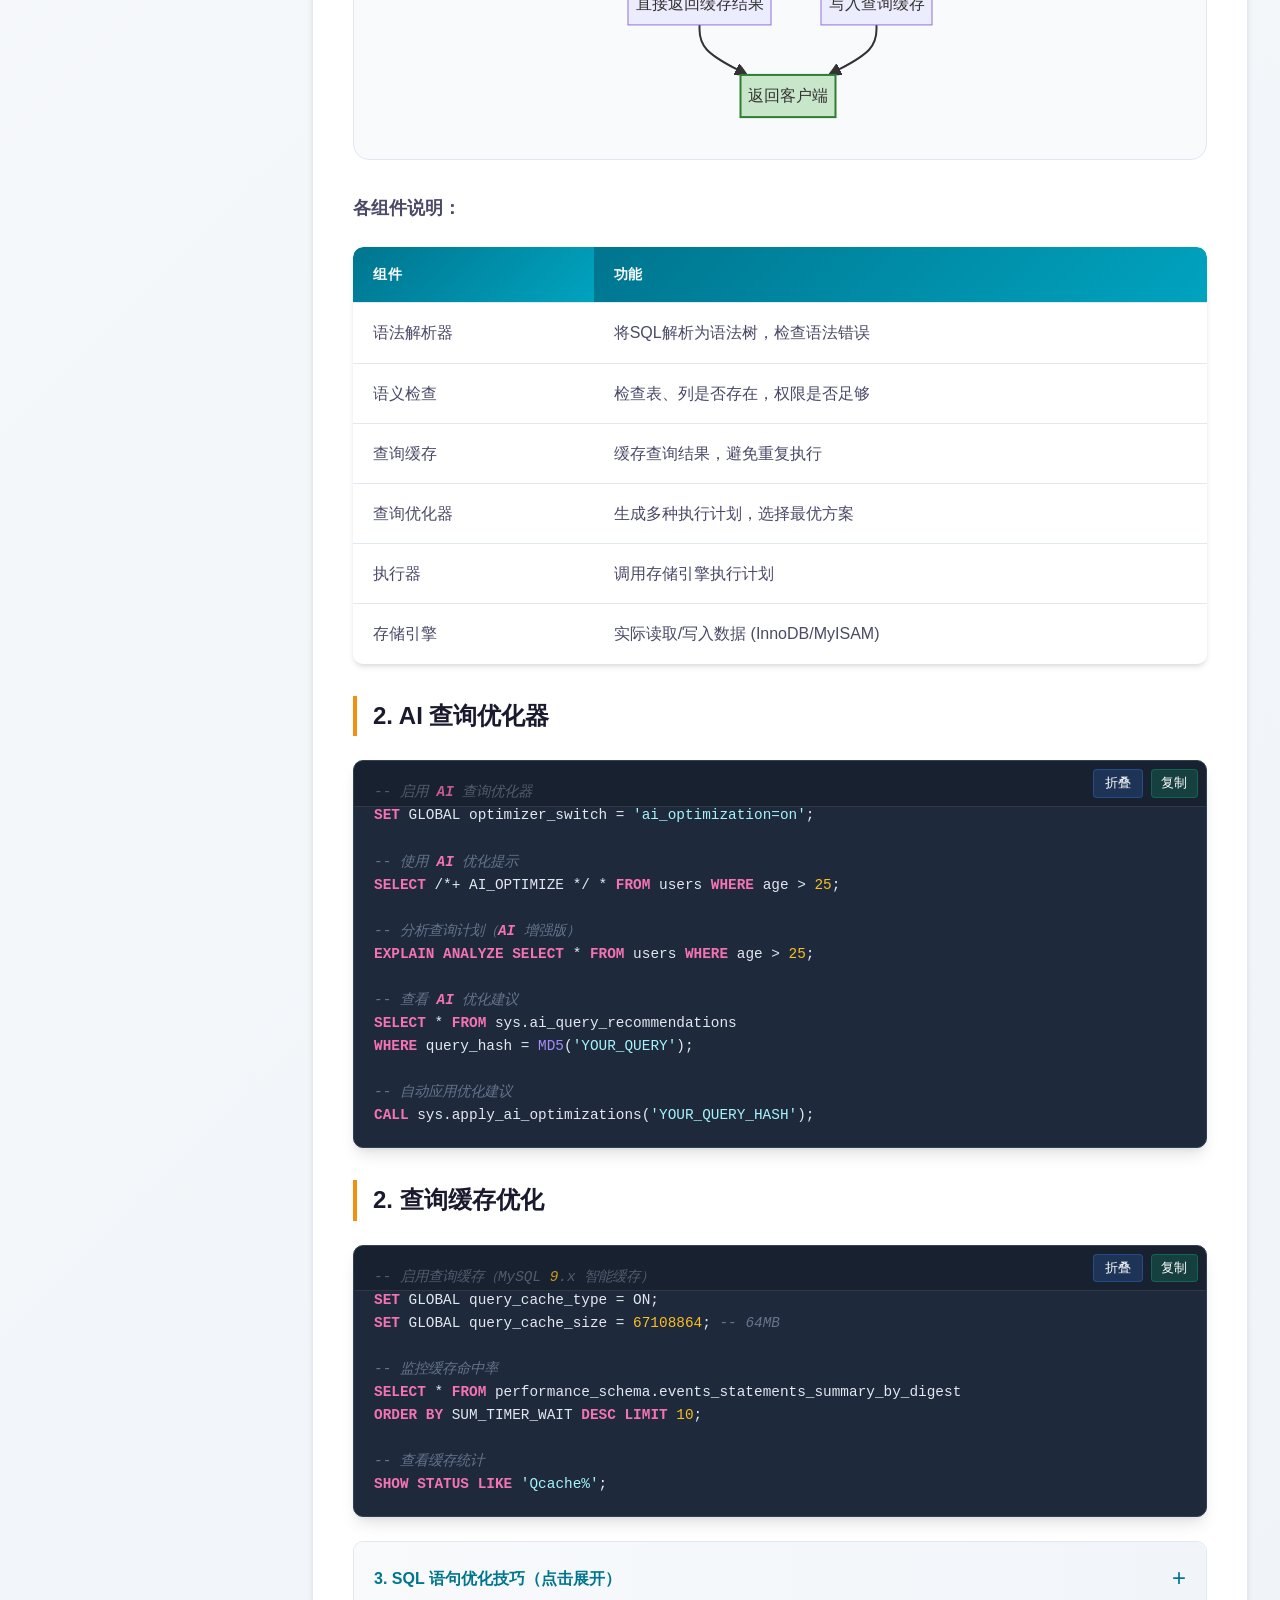
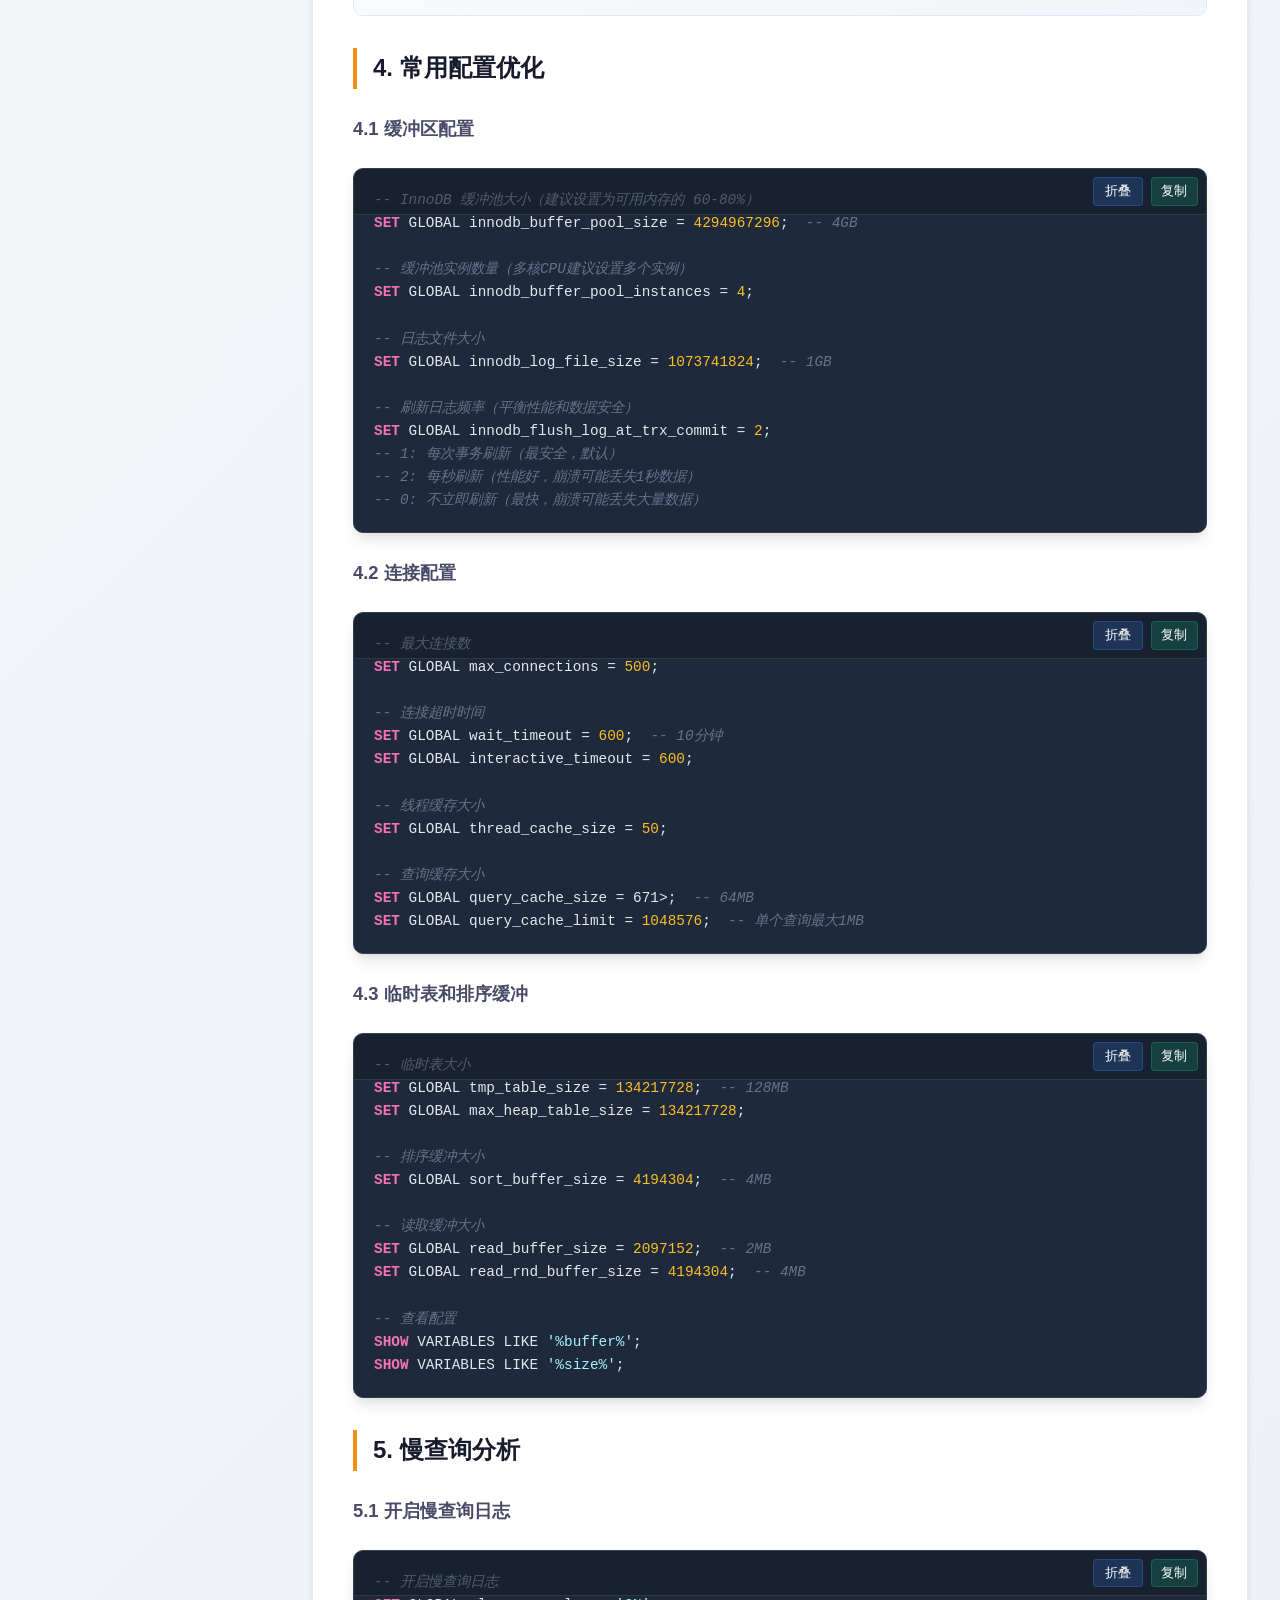
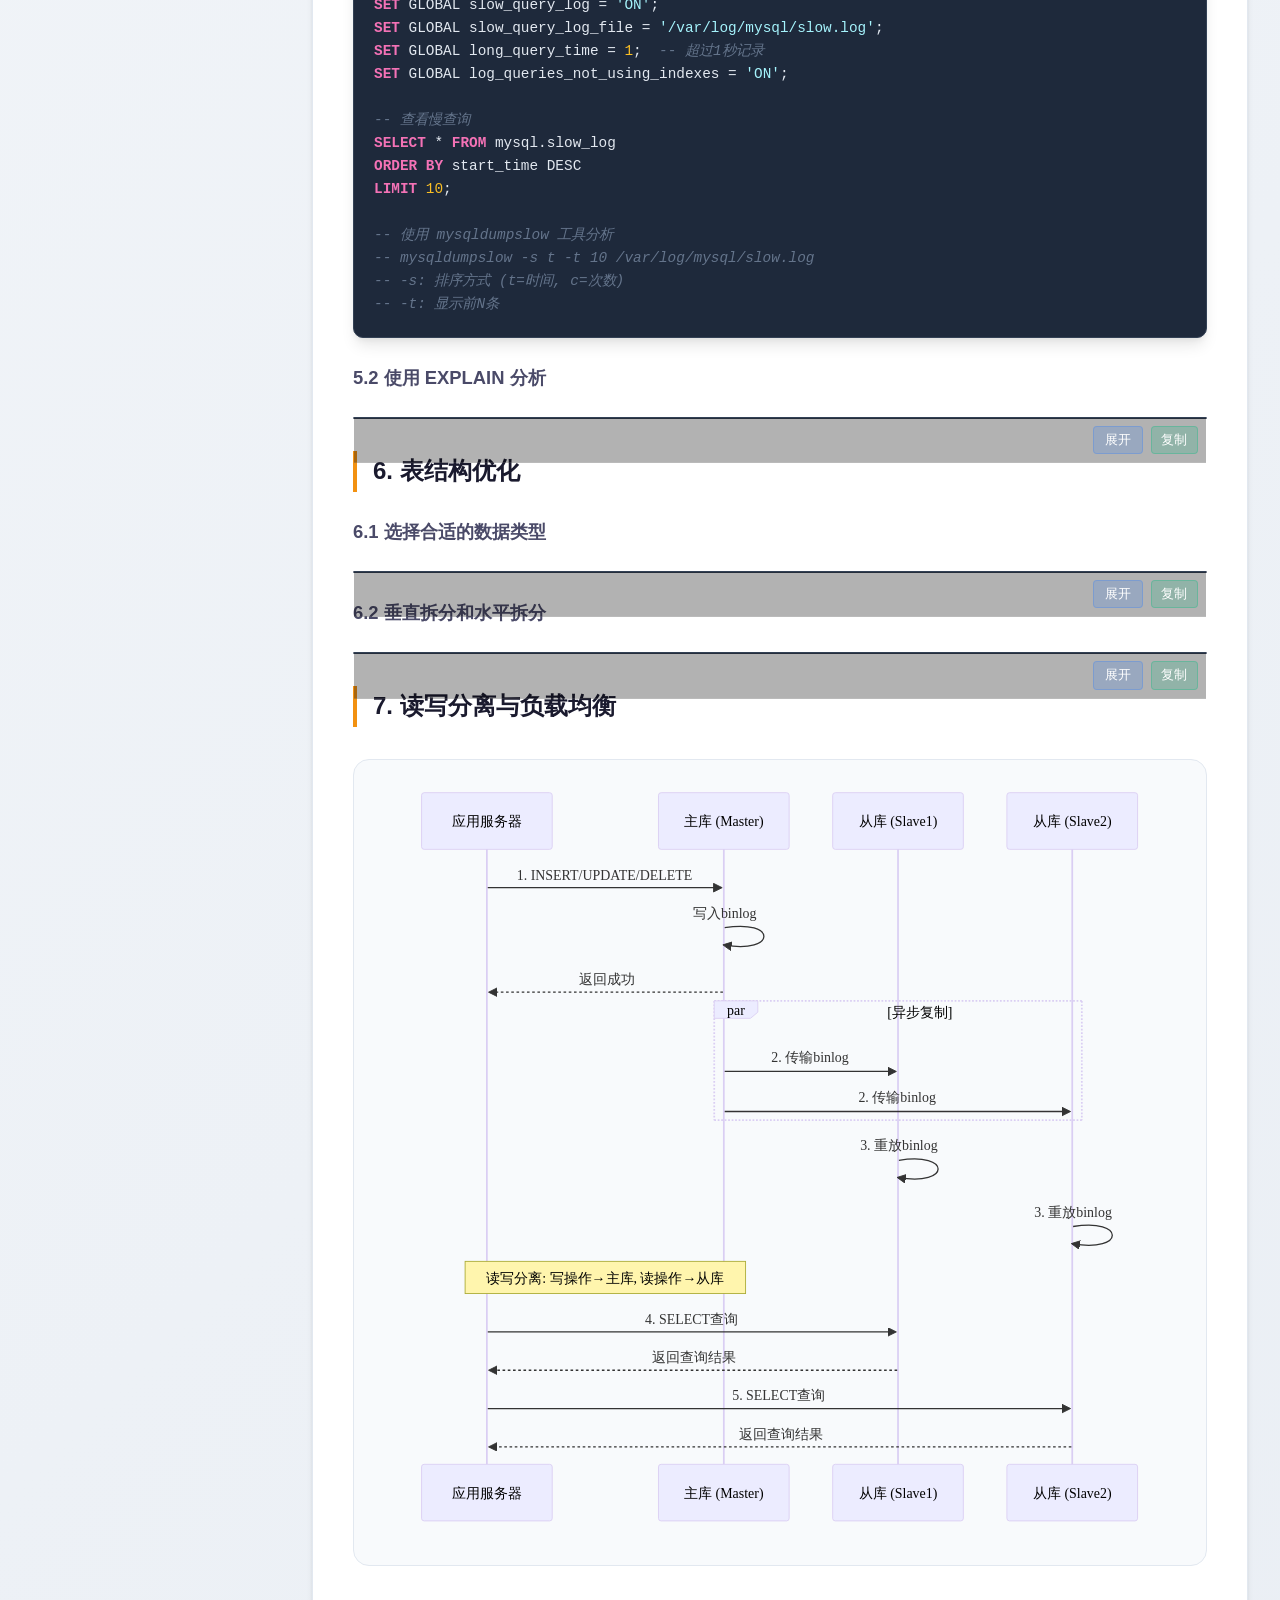
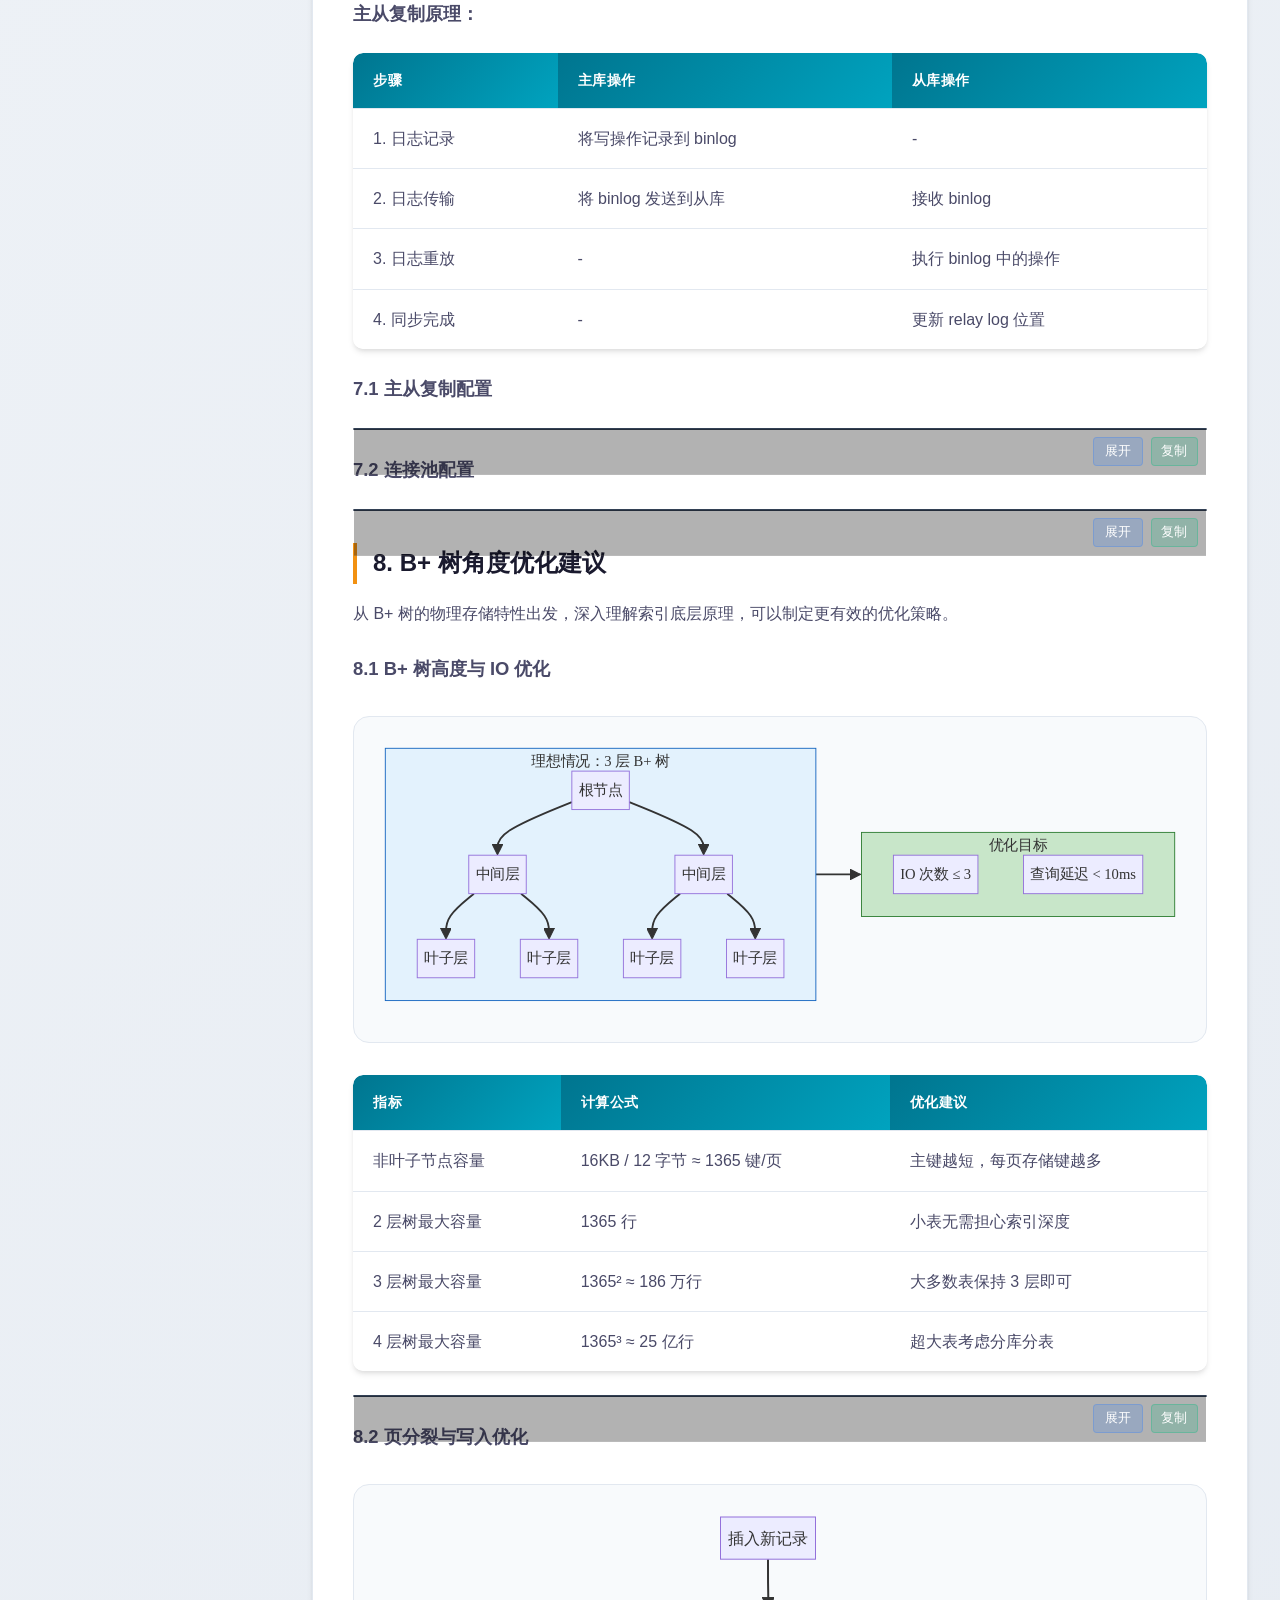
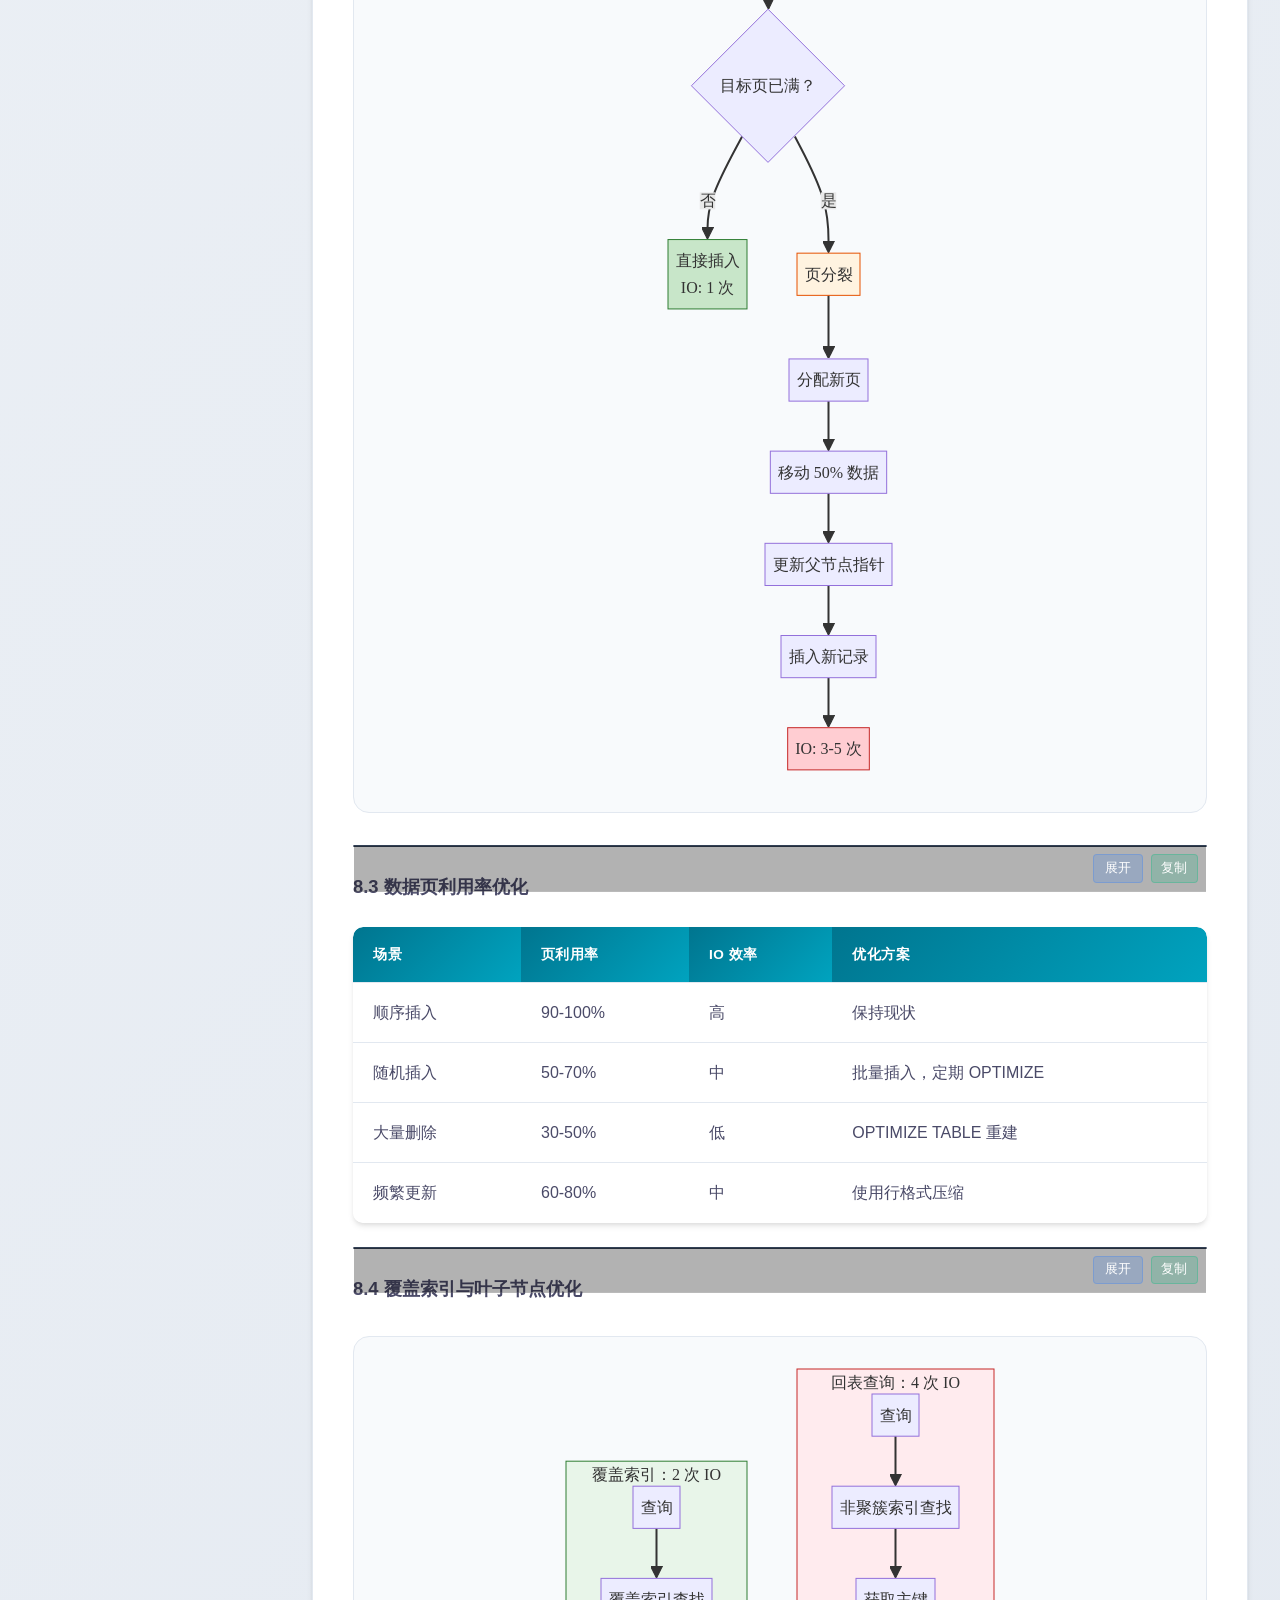
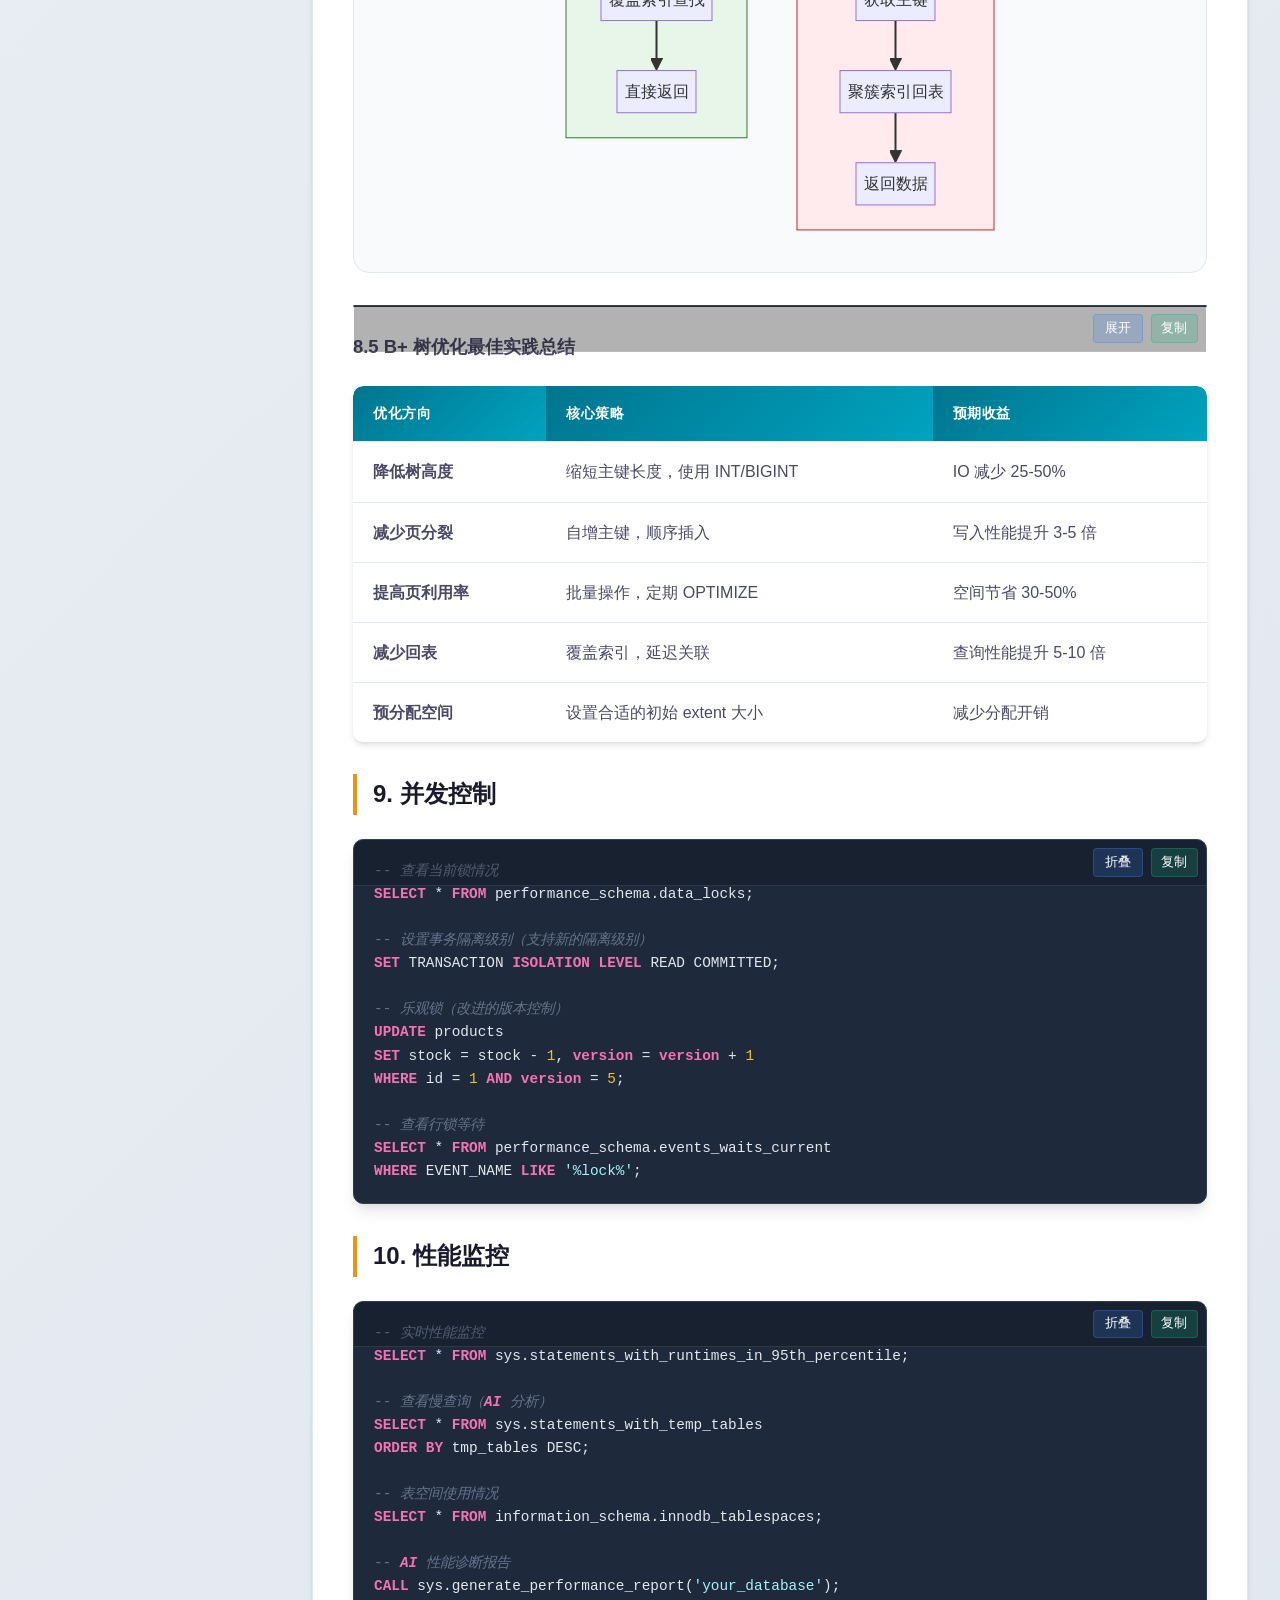
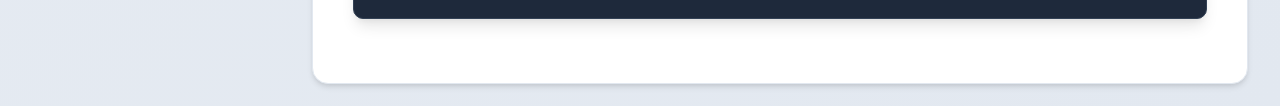
<file: chapters/performance.html>
<!DOCTYPE html>
<html lang="zh-CN">
<head>
    <meta charset="UTF-8">
    <meta name="viewport" content="width=device-width, initial-scale=1.0">
    <title>性能优化 - MySQL 教程</title>
    <link rel="icon" href="../favicon.ico" type="image/x-icon">
    <link rel="stylesheet" href="../styles.css">
    <script src="../mermaid.min.js"></script>
    <script>
        // Mermaid v10+ 配置
        mermaid.initialize({
            startOnLoad: true,
            theme: 'default',
            securityLevel: 'loose',
            fontFamily: '-apple-system, BlinkMacSystemFont, Segoe UI, Roboto',
            flowchart: {
                useMaxWidth: true,
                htmlLabels: true
            }
        });
    </script>
</head>
<body>
    <!-- 移动导航按钮 -->
    <button class="menu-toggle" aria-label="切换菜单">
        ☰ 菜单
    </button>
    <div class="menu-overlay"></div>
    <div class="layout">
        <aside class="sidebar">
            <div class="sidebar-header">
                <h1><a href="../index.html">MySQL 教程</a></h1>
            </div>
            <nav class="tree-nav">
                <ul class="tree">
                    <li><a href="basics.html">基础操作</a></li>
                    <li><a href="advanced.html">高级特性</a></li>
                    <li><a href="sql-theory.html">SQL 原理</a></li>
                    <li><a href="index-theory.html">索引原理</a></li>
                    <li><a href="innodb-storage.html">InnoDB 存储</a></li>
                    <li class="current"><a href="#">性能优化</a></li>
                    <li><a href="backup.html">备份与恢复</a></li>
                    <li><a href="alternatives.html">MySQL 替代品</a></li>
                    <li><a href="history.html">发展历程</a></li>
                    <li><a href="ai.html">AI 增强</a></li>
                </ul>
            </nav>
        </aside>
        <main class="main-content">
            <section id="performance" class="section">
                <div class="content">
<h2>性能优化</h2>
            <div class="content">
                <h3>1. SQL 执行流程</h3>
                <p>了解SQL语句的执行流程有助于进行性能优化。以下是MySQL处理SQL查询的完整流程：</p>
                
                <pre class="mermaid">
flowchart TD
    A[SQL语句] --> B[语法解析器]
    B --> C[语义检查]
    C --> D{查询缓存?}
    
    D -->|命中| E[直接返回缓存结果]
    D -->|未命中| F[查询优化器]
    
    F --> G[生成执行计划]
    G --> H[成本评估]
    H --> I[选择最优计划]
    
    I --> J[执行器]
    J --> K[存储引擎]
    K --> L[读取数据]
    L --> M[返回结果]
    
    M --> N[写入查询缓存]
    
    E --> O[返回客户端]
    N --> O
    
    style A fill:#fff3e0,stroke:#e65100,stroke-width:2px
    style F fill:#e3f2fd,stroke:#1565c0,stroke-width:2px
    style I fill:#c8e6c9,stroke:#2e7d32,stroke-width:2px
    style O fill:#c8e6c9,stroke:#2e7d32,stroke-width:2px
</pre>
                
                <h4>各组件说明：</h4>
                <div class="comparison-table">
                    <table>
                        <thead>
                            <tr>
                                <th>组件</th>
                                <th>功能</th>
                            </tr>
                        </thead>
                        <tbody>
                            <tr>
                                <td>语法解析器</td>
                                <td>将SQL解析为语法树，检查语法错误</td>
                            </tr>
                            <tr>
                                <td>语义检查</td>
                                <td>检查表、列是否存在，权限是否足够</td>
                            </tr>
                            <tr>
                                <td>查询缓存</td>
                                <td>缓存查询结果，避免重复执行</td>
                            </tr>
                            <tr>
                                <td>查询优化器</td>
                                <td>生成多种执行计划，选择最优方案</td>
                            </tr>
                            <tr>
                                <td>执行器</td>
                                <td>调用存储引擎执行计划</td>
                            </tr>
                            <tr>
                                <td>存储引擎</td>
                                <td>实际读取/写入数据 (InnoDB/MyISAM)</td>
                            </tr>
                        </tbody>
                    </table>
                </div>
                
                <h3>2. AI 查询优化器</h3>
                <div class="code-block">
                    <pre><code class="sql"><span class="com">-- 启用 <span class="kwd">AI</span> 查询优化器</span>
<span class="kwd">SET</span> GLOBAL optimizer_switch = <span class="str">'ai_optimization=on'</span>;

<span class="com">-- 使用 <span class="kwd">AI</span> 优化提示</span>
<span class="kwd">SELECT</span> /*+ AI_OPTIMIZE */ * <span class="kwd">FROM</span> users <span class="kwd">WHERE</span> age > <span class="num">25</span>;

<span class="com">-- 分析查询计划（<span class="kwd">AI</span> 增强版）</span>
<span class="kwd">EXPLAIN</span> <span class="kwd">ANALYZE</span> <span class="kwd">SELECT</span> * <span class="kwd">FROM</span> users <span class="kwd">WHERE</span> age > <span class="num">25</span>;

<span class="com">-- 查看 <span class="kwd">AI</span> 优化建议</span>
<span class="kwd">SELECT</span> * <span class="kwd">FROM</span> sys.ai_query_recommendations
<span class="kwd">WHERE</span> query_hash = <span class="func">MD5</span>(<span class="str">'YOUR_QUERY'</span>);

<span class="com">-- 自动应用优化建议</span>
<span class="kwd">CALL</span> sys.apply_ai_optimizations(<span class="str">'YOUR_QUERY_HASH'</span>);</code></pre>
                </div>

                <h3>2. 查询缓存优化</h3>
                <div class="code-block">
                    <pre><code class="sql"><span class="com">-- 启用查询缓存（MySQL <span class="num">9</span>.x 智能缓存）</span>
<span class="kwd">SET</span> GLOBAL query_cache_type = ON;
<span class="kwd">SET</span> GLOBAL query_cache_size = <span class="num">67108864</span>; <span class="com">-- 64MB</span>

<span class="com">-- 监控缓存命中率</span>
<span class="kwd">SELECT</span> * <span class="kwd">FROM</span> performance_schema.events_statements_summary_by_digest
<span class="kwd">ORDER BY</span> SUM_TIMER_WAIT <span class="kwd">DESC</span> <span class="kwd">LIMIT</span> <span class="num">10</span>;

<span class="com">-- 查看缓存统计</span>
<span class="kwd">SHOW</span> <span class="kwd">STATUS</span> <span class="kwd">LIKE</span> <span class="str">'Qcache%'</span>;</code></pre>
                </div>

                <details>
                    <summary>3. SQL 语句优化技巧（点击展开）</summary>

                <h4>3.1 避免全表扫描</h4>
                <div class="code-block">
                    <pre><code class="sql"><span class="com">-- ❌ 全表扫描（效率低）</span>
<span class="kwd">SELECT</span> * <span class="kwd">FROM</span> users <span class="kwd">WHERE</span> age != <span class="num">25</span>;
<span class="kwd">SELECT</span> * <span class="kwd">FROM</span> users <span class="kwd">WHERE</span> age <span class="kwd">NOT</span> <span class="kwd">IN</span> (<span class="num">20</span>, <span class="num">30</span>);

<span class="com">-- ✅ 使用索引（效率高）</span>
<span class="kwd">SELECT</span> * <span class="kwd">FROM</span> users <span class="kwd">WHERE</span> age = <span class="num">25</span>;

<span class="com">-- ❌ 前导通配符（无法使用索引）</span>
<span class="kwd">SELECT</span> * <span class="kwd">FROM</span> users <span class="kwd">WHERE</span> name <span class="kwd">LIKE</span> <span class="str">'%zhang%'</span>;

<span class="com">-- ✅ 后置通配符（可以使用索引）</span>
<span class="kwd">SELECT</span> * <span class="kwd">FROM</span> users <span class="kwd">WHERE</span> name <span class="kwd">LIKE</span> <span class="str">'zhang%'</span>;

<span class="com">-- ✅ 使用覆盖索引</span>
<span class="kwd">SELECT</span> name, age <span class="kwd">FROM</span> users <span class="kwd">WHERE</span> name <span class="kwd">LIKE</span> <span class="str">'zhang%'</span>;</code></pre>
                </div>

                <h4>3.2 优化 LIMIT 分页</h4>
                <div class="code-block">
                    <pre><code class="sql"><span class="com">-- ❌ 低效的分页（深度分页问题）</span>
<span class="kwd">SELECT</span> * <span class="kwd">FROM</span> orders <span class="kwd">ORDER BY</span> id <span class="kwd">LIMIT</span> <span class="num">100000</span>, <span class="num">10</span>;
<span class="com">-- MySQL 会先扫描前 100010 条记录，然后丢弃前 100000 条</span>

<span class="com">-- ✅ 优化方案1：基于主键的范围查询</span>
<span class="kwd">SELECT</span> * <span class="kwd">FROM</span> orders 
<span class="kwd">WHERE</span> id > <span class="num">100000</span> 
<span class="kwd">ORDER BY</span> id 
<span class="kwd">LIMIT</span> <span class="num">10</span>;

<span class="com">-- ✅ 优化方案2：延迟关联</span>
<span class="kwd">SELECT</span> o.*
<span class="kwd">FROM</span> orders o
<span class="kwd">INNER JOIN</span> (
    <span class="kwd">SELECT</span> id <span class="kwd">FROM</span> orders
    <span class="kwd">ORDER BY</span> id
    <span class="kwd">LIMIT</span> <span class="num">100000</span>, <span class="num">10</span>
) t <span class="kwd">ON</span> o.id = t.id;

<span class="com">-- ✅ 优化方案3：记录上一页最后一条 ID</span>
<span class="kwd">SELECT</span> * <span class="kwd">FROM</span> orders 
<span class="kwd">WHERE</span> id > <span class="num">100000</span> 
<span class="kwd">ORDER BY</span> id 
<span class="kwd">LIMIT</span> <span class="num">10</span>;
<span class="com">-- 假设上一页最后一条是 id=100000</span></code></pre>
                </div>

                <h4>3.3 避免 SELECT *</h4>
                <div class="code-block">
                    <pre><code class="sql"><span class="com">-- ❌ SELECT * 会读取所有列，增加 IO</span>
<span class="kwd">SELECT</span> * <span class="kwd">FROM</span> orders <span class="kwd">WHERE</span> customer_id = <span class="num">100</span>;

<span class="com">-- ✅ 只查询需要的列</span>
<span class="kwd">SELECT</span> order_no, amount, created_at 
<span class="kwd">FROM</span> orders <span class="kwd">WHERE</span> customer_id = <span class="num">100</span>;

<span class="com">-- ✅ 使用覆盖索引时，效果更明显</span>
<span class="kwd">CREATE</span> <span class="kwd">INDEX</span> idx_cover <span class="kwd">ON</span> orders(customer_id, order_no, amount);
<span class="kwd">SELECT</span> order_no, amount <span class="kwd">FROM</span> orders <span class="kwd">WHERE</span> customer_id = <span class="num">100</span>;
<span class="com">-- 完全在索引中完成，不需要回表</span></code></pre>
                </div>

                <h4>3.4 合理使用 JOIN</h4>
                <div class="code-block">
                    <pre><code class="sql"><span class="com">-- ❌ 大表 JOIN 小表（效率低）</span>
<span class="kwd">SELECT</span> o.*, c.name
<span class="kwd">FROM</span> orders o  <span class="com">-- 大表</span>
<span class="kwd">LEFT</span> <span class="kwd">JOIN</span> customers c <span class="kwd">ON</span> o.customer_id = c.id;

<span class="com">-- ✅ 使用小表驱动大表（EXPLAIN 中 type 最好）</span>
<span class="kwd">SELECT</span> o.*, c.name
<span class="kwd">FROM</span> customers c  <span class="com">-- 小表</span>
<span class="kwd">LEFT</span> <span class="kwd">JOIN</span> orders o <span class="kwd">ON</span> o.customer_id = c.id;

<span class="com">-- 确保 JOIN 条件有索引</span>
<span class="kwd">CREATE</span> <span class="kwd">INDEX</span> idx_order_customer <span class="kwd">ON</span> orders(customer_id);
<span class="kwd">CREATE</span> <span class="kwd">INDEX</span> idx_customer_id <span class="kwd">ON</span> customers(id);

<span class="com">-- 避免多表 JOIN，适当拆分为多个查询</span></code></pre>
                </div>

                <h4>3.5 批量操作优化</h4>
                <div class="code-block">
                    <pre><code class="sql"><span class="com">-- ❌ 逐条插入（效率低）</span>
<span class="kwd">INSERT</span> <span class="kwd">INTO</span> users (name) <span class="kwd">VALUES</span> (<span class="str">'a'</span>);
<span class="kwd">INSERT</span> <span class="kwd">INTO</span> users (name) <span class="kwd">VALUES</span> (<span class="str">'b'</span>);
<span class="kwd">INSERT</span> <span class="kwd">INTO</span> users (name) <span class="kwd">VALUES</span> (<span class="str">'c'</span>);

<span class="com">-- ✅ 批量插入（效率高）</span>
<span class="kwd">INSERT</span> <span class="kwd">INTO</span> users (name) <span class="kwd">VALUES</span>
    (<span class="str">'a'</span>), (<span class="str">'b'</span>), (<span class="str">'c'</span>), (<span class="str">'d'</span>), (<span class="str">'e'</span>);

<span class="com">-- 批量插入建议每次 1000-5000 条</span>

<span class="com">-- 禁用索引加速批量插入</span>
<span class="kwd">ALTER</span> <span class="kwd">TABLE</span> users <span class="kwd">DISABLE</span> KEYS;
<span class="kwd">INSERT</span> <span class="kwd">INTO</span> users (name) <span class="kwd">VALUES</span> ...;  <span class="com">-- 批量插入</span>
<span class="kwd">ALTER</span> <span class="kwd">TABLE</span> users <span class="kwd">ENABLE</span> KEYS;

<span class="com">-- 使用 LOAD DATA INFILE（最快）</span>
<span class="kwd">LOAD</span> DATA INFILE <span class="str">'/path/to/file.csv'</span>
<span class="kwd">INTO</span> TABLE users
FIELDS TERMINATED BY <span class="str">','</span>
LINES TERMINATED BY <span class="str">'\n'</span>
(name);</code></pre>
                </div>
                </details>

                <h3>4. 常用配置优化</h3>

                <h4>4.1 缓冲区配置</h4>
                <div class="code-block">
                    <pre><code class="sql"><span class="com">-- InnoDB 缓冲池大小（建议设置为可用内存的 60-80%）</span>
<span class="kwd">SET</span> GLOBAL innodb_buffer_pool_size = <span class="num">4294967296</span>;  <span class="com">-- 4GB</span>

<span class="com">-- 缓冲池实例数量（多核CPU建议设置多个实例）</span>
<span class="kwd">SET</span> GLOBAL innodb_buffer_pool_instances = <span class="num">4</span>;

<span class="com">-- 日志文件大小</span>
<span class="kwd">SET</span> GLOBAL innodb_log_file_size = <span class="num">1073741824</span>;  <span class="com">-- 1GB</span>

<span class="com">-- 刷新日志频率（平衡性能和数据安全）</span>
<span class="kwd">SET</span> GLOBAL innodb_flush_log_at_trx_commit = <span class="num">2</span>;
<span class="com">-- 1: 每次事务刷新（最安全，默认）</span>
<span class="com">-- 2: 每秒刷新（性能好，崩溃可能丢失1秒数据）</span>
<span class="com">-- 0: 不立即刷新（最快，崩溃可能丢失大量数据）</span></code></pre>
                </div>

                <h4>4.2 连接配置</h4>
                <div class="code-block">
                    <pre><code class="sql"><span class="com">-- 最大连接数</span>
<span class="kwd">SET</span> GLOBAL max_connections = <span class="num">500</span>;

<span class="com">-- 连接超时时间</span>
<span class="kwd">SET</span> GLOBAL wait_timeout = <span class="num">600</span>;  <span class="com">-- 10分钟</span>
<span class="kwd">SET</span> GLOBAL interactive_timeout = <span class="num">600</span>;

<span class="com">-- 线程缓存大小</span>
<span class="kwd">SET</span> GLOBAL thread_cache_size = <span class="num">50</span>;

<span class="com">-- 查询缓存大小</span>
<span class="kwd">SET</span> GLOBAL query_cache_size = <span class="num08864</span">671>;  <span class="com">-- 64MB</span>
<span class="kwd">SET</span> GLOBAL query_cache_limit = <span class="num">1048576</span>;  <span class="com">-- 单个查询最大1MB</span></code></pre>
                </div>

                <h4>4.3 临时表和排序缓冲</h4>
                <div class="code-block">
                    <pre><code class="sql"><span class="com">-- 临时表大小</span>
<span class="kwd">SET</span> GLOBAL tmp_table_size = <span class="num">134217728</span>;  <span class="com">-- 128MB</span>
<span class="kwd">SET</span> GLOBAL max_heap_table_size = <span class="num">134217728</span>;

<span class="com">-- 排序缓冲大小</span>
<span class="kwd">SET</span> GLOBAL sort_buffer_size = <span class="num">4194304</span>;  <span class="com">-- 4MB</span>

<span class="com">-- 读取缓冲大小</span>
<span class="kwd">SET</span> GLOBAL read_buffer_size = <span class="num">2097152</span>;  <span class="com">-- 2MB</span>
<span class="kwd">SET</span> GLOBAL read_rnd_buffer_size = <span class="num">4194304</span>;  <span class="com">-- 4MB</span>

<span class="com">-- 查看配置</span>
<span class="kwd">SHOW</span> VARIABLES LIKE <span class="str">'%buffer%'</span>;
<span class="kwd">SHOW</span> VARIABLES LIKE <span class="str">'%size%'</span>;</code></pre>
                </div>

                <h3>5. 慢查询分析</h3>

                <h4>5.1 开启慢查询日志</h4>
                <div class="code-block">
                    <pre><code class="sql"><span class="com">-- 开启慢查询日志</span>
<span class="kwd">SET</span> GLOBAL slow_query_log = <span class="str">'ON'</span>;
<span class="kwd">SET</span> GLOBAL slow_query_log_file = <span class="str">'/var/log/mysql/slow.log'</span>;
<span class="kwd">SET</span> GLOBAL long_query_time = <span class="num">1</span>;  <span class="com">-- 超过1秒记录</span>
<span class="kwd">SET</span> GLOBAL log_queries_not_using_indexes = <span class="str">'ON'</span>;

<span class="com">-- 查看慢查询</span>
<span class="kwd">SELECT</span> * <span class="kwd">FROM</span> mysql.slow_log
<span class="kwd">ORDER BY</span> start_time DESC
<span class="kwd">LIMIT</span> <span class="num">10</span>;

<span class="com">-- 使用 mysqldumpslow 工具分析</span>
<span class="com">-- mysqldumpslow -s t -t 10 /var/log/mysql/slow.log</span>
<span class="com">-- -s: 排序方式 (t=时间, c=次数)</span>
<span class="com">-- -t: 显示前N条</span></code></pre>
                </div>

                <h4>5.2 使用 EXPLAIN 分析</h4>
                <div class="code-block">
                    <pre><code class="sql"><span class="com">-- EXPLAIN 分析查询计划</span>
<span class="kwd">EXPLAIN</span> <span class="kwd">SELECT</span> * <span class="kwd">FROM</span> users <span class="kwd">WHERE</span> age > <span class="num">25</span>;

<span class="com">-- 关键字段解读：</span>
<span class="com">-- type: 连接类型</span>
<span class="com">--   system > const > eq_ref > ref > range > index > ALL</span>
<span class="com">--   const/eq_ref/ref/range 都是可接受的</span>
<span class="com">--   ALL 表示全表扫描，需要优化</span>

<span class="com">-- key: 实际使用的索引</span>
<span class="com">-- rows: 预计扫描的行数（越小越好）</span>
<span class="com">-- Extra: 额外信息</span>
<span class="com">--   Using index: 使用覆盖索引</span>
<span class="com">--   Using filesort: 需要额外排序</span>
<span class="com">--   Using temporary: 使用临时表</span>

<span class="com">-- EXPLAIN ANALYZE（实际执行并分析）</span>
<span class="kwd">EXPLAIN</span> ANALYZE <span class="kwd">SELECT</span> * <span class="kwd">FROM</span> users <span class="kwd">WHERE</span> age > <span class="num">25</span>;</code></pre>
                </div>

                <h3>6. 表结构优化</h3>

                <h4>6.1 选择合适的数据类型</h4>
                <div class="code-block">
                    <pre><code class="sql"><span class="com">-- ❌ 使用过大的数据类型</span>
<span class="kwd">CREATE</span> <span class="kwd">TABLE</span> t1 (
    id <span class="type">INT</span>,           <span class="com">-- 4字节</span>
    phone <span class="type">VARCHAR</span>(<span class="num">20</span>)
);

<span class="com">-- ✅ 使用合适的数据类型</span>
<span class="kwd">CREATE</span> <span class="kwd">TABLE</span> t2 (
    id <span class="kwd">INT</span> <span class="kwd">UNSIGNED</span>,     <span class="com">-- 无符号，支持更大范围</span>
    status <span class="kwd">TINYINT</span>,        <span class="com">-- 1字节，范围 -128~127</span>
    age <span class="kwd">TINYINT</span> <span class="kwd">UNSIGNED</span>, <span class="com">-- 0-255</span>
    views <span class="kwd">BIGINT</span> <span class="kwd">UNSIGNED</span>,  <span class="com">-- 大访问量</span>
    price <span class="type">DECIMAL</span>(<span class="num">10</span>,<span class="num">2</span>)  <span class="com">-- 精确价格</span>
);

<span class="com">-- 使用 ENUM 代替字符串</span>
<span class="kwd">CREATE</span> <span class="kwd">TABLE</span> orders (
    status <span class="kwd">ENUM</span>(<span class="str">'pending'</span>, <span class="str">'processing'</span>, <span class="str">'completed'</span>, <span class="str">'cancelled'</span>)
);

<span class="com">-- 使用 NOT NULL</span>
<span class="com">-- NULL 需要额外空间存储，且影响索引效率</span></code></pre>
                </div>

                <h4>6.2 垂直拆分和水平拆分</h4>
                <div class="code-block">
                    <pre><code class="sql"><span class="com">-- 垂直拆分：将大表拆分为多个小表</span>
<span class="com">-- 原始表：users (id, name, email, avatar, bio, ...) 字段很多</span>

<span class="com">-- 拆分后：</span>
<span class="kwd">CREATE</span> <span class="kwd">TABLE</span> users (
    id <span class="kwd">INT</span> <span class="kwd">PRIMARY KEY</span>,
    name <span class="type">VARCHAR</span>(<span class="num">50</span>),
    email <span class="type">VARCHAR</span>(<span class="num">100</span>)
);

<span class="kwd">CREATE</span> <span class="kwd">TABLE</span> user_profiles (
    user_id <span class="kwd">INT</span> <span class="kwd">PRIMARY KEY</span>,
    avatar <span class="type">VARCHAR</span>(<span class="num">255</span>),
    bio <span class="type">TEXT</span>,
    <span class="kwd">FOREIGN</span> <span class="kwd">KEY</span> (user_id) <span class="kwd">REFERENCES</span> users(id)
);

<span class="com">-- 水平拆分：按数据范围或哈希分表</span>
<span class="com">-- 按月份分表（适用于日志、订单等）</span>
<span class="kwd">CREATE</span> <span class="kwd">TABLE</span> orders_202401 (
    <span class="kwd">LIKE</span> orders
);

<span class="kwd">CREATE</span> <span class="kwd">TABLE</span> orders_202402 (
    <span class="kwd">LIKE</span> orders
);

<span class="com">-- 使用分区表（MySQL 原生支持）</span>
<span class="kwd">CREATE</span> <span class="kwd">TABLE</span> orders_partitioned (
    id <span class="kwd">INT</span>,
    created_at <span class="type">DATE</span>,
    amount <span class="type">DECIMAL</span>(<span class="num">10</span>,<span class="num">2</span>)
) PARTITION BY <span class="kwd">RANGE</span> (YEAR(created_at)) (
    PARTITION p2023 <span class="kwd">VALUES</span> LESS THAN (<span class="num">2024</span>),
    PARTITION p2024 <span class="kwd">VALUES</span> LESS THAN (<span class="num">2025</span>),
    PARTITION pmax <span class="kwd">VALUES</span> LESS THAN <span class="kwd">MAXVALUE</span>
);</code></pre>
                </div>

                <h3>7. 读写分离与负载均衡</h3>
                
                <pre class="mermaid">
sequenceDiagram
    participant App as 应用服务器
    participant Master as 主库 (Master)
    participant Slave1 as 从库 (Slave1)
    participant Slave2 as 从库 (Slave2)
    
    App->>Master: 1. INSERT/UPDATE/DELETE
    Master->>Master: 写入binlog
    Master-->>App: 返回成功
    
    par 异步复制
        Master->>Slave1: 2. 传输binlog
        Master->>Slave2: 2. 传输binlog
    end
    
    Slave1->>Slave1: 3. 重放binlog
    Slave2->>Slave2: 3. 重放binlog
    
    Note over App,Master: 读写分离: 写操作→主库, 读操作→从库
    
    App->>Slave1: 4. SELECT查询
    Slave1-->>App: 返回查询结果
    
    App->>Slave2: 5. SELECT查询
    Slave2-->>App: 返回查询结果
</pre>
                
                <h4>主从复制原理：</h4>
                <div class="comparison-table">
                    <table>
                        <thead>
                            <tr>
                                <th>步骤</th>
                                <th>主库操作</th>
                                <th>从库操作</th>
                            </tr>
                        </thead>
                        <tbody>
                            <tr>
                                <td>1. 日志记录</td>
                                <td>将写操作记录到 binlog</td>
                                <td>-</td>
                            </tr>
                            <tr>
                                <td>2. 日志传输</td>
                                <td>将 binlog 发送到从库</td>
                                <td>接收 binlog</td>
                            </tr>
                            <tr>
                                <td>3. 日志重放</td>
                                <td>-</td>
                                <td>执行 binlog 中的操作</td>
                            </tr>
                            <tr>
                                <td>4. 同步完成</td>
                                <td>-</td>
                                <td>更新 relay log 位置</td>
                            </tr>
                        </tbody>
                    </table>
                </div>
                
                <h4>7.1 主从复制配置</h4>
                <div class="code-block">
                    <pre><code class="sql"><span class="com">-- 主库配置</span>
<span class="kwd">[mysqld]
server-id = <span class="num">1</span>
log-bin = mysql-bin
binlog-do-db = myapp

<span class="com">-- 从库配置</span>
<span class="kwd">[mysqld]
server-id = <span class="num">2</span>
relay-log = relay-bin
read-only = <span class="num">1</span>

<span class="com">-- 从库设置</span>
<span class="kwd">CHANGE</span> MASTER <span class="kwd">TO</span>
    MASTER_HOST=<span class="str">'master_host'</span>,
    MASTER_USER=<span class="str">'repl_user'</span>,
    MASTER_PASSWORD=<span class="str">'password'</span>,
    MASTER_LOG_FILE=<span class="str">'mysql-bin.000001'</span>,
    MASTER_LOG_POS=<span class="num">154</span>;

<span class="kwd">START</span> SLAVE;
<span class="kwd">SHOW</span> SLAVE STATUS\G</code></pre>
                </div>

                <h4>7.2 连接池配置</h4>
                <div class="code-block">
                    <pre><code class="sql"><span class="com">-- 推荐使用连接池（推荐 HikariCP、Druid）</span>
<span class="com">-- 连接池配置建议：</span>

<span class="com">-- 最小空闲连接数</span>
minimum-idle = <span class="num">5</span>

<span class="com">-- 最大连接数</span>
maximum-pool-size = <span class="num">20</span>

<span class="com">-- 空闲连接超时（毫秒）</span>
idle-timeout = <span class="num">300000</span>

<span class="com">-- 连接最大生命周期（毫秒）</span>
max-lifetime = <span class="num">1800000</span>

<span class="com">-- 连接超时（毫秒）</span>
connection-timeout = <span class="num">30000</span></code></pre>
                </div>

                <h3>8. B+ 树角度优化建议</h3>
                <p>从 B+ 树的物理存储特性出发，深入理解索引底层原理，可以制定更有效的优化策略。</p>

                <h4>8.1 B+ 树高度与 IO 优化</h4>
                <pre class="mermaid">
flowchart LR
    subgraph 理想情况 [理想情况：3 层 B+ 树]
        R1[根节点] --> L1[中间层]
        R1 --> L2[中间层]
        L1 --> D1[叶子层]
        L1 --> D2[叶子层]
        L2 --> D3[叶子层]
        L2 --> D4[叶子层]
    end

    subgraph 优化后 [优化目标]
        T1["IO 次数 ≤ 3"]
        T2["查询延迟 < 10ms"]
    end

    理想情况 --> 优化后

    style 理想情况 fill:#e3f2fd,stroke:#1565c0
    style 优化后 fill:#c8e6c9,stroke:#2e7d32
</pre>

                <div class="comparison-table">
                    <table>
                        <thead>
                            <tr>
                                <th>指标</th>
                                <th>计算公式</th>
                                <th>优化建议</th>
                            </tr>
                        </thead>
                        <tbody>
                            <tr>
                                <td>非叶子节点容量</td>
                                <td>16KB / 12 字节 ≈ 1365 键/页</td>
                                <td>主键越短，每页存储键越多</td>
                            </tr>
                            <tr>
                                <td>2 层树最大容量</td>
                                <td>1365 行</td>
                                <td>小表无需担心索引深度</td>
                            </tr>
                            <tr>
                                <td>3 层树最大容量</td>
                                <td>1365² ≈ 186 万行</td>
                                <td>大多数表保持 3 层即可</td>
                            </tr>
                            <tr>
                                <td>4 层树最大容量</td>
                                <td>1365³ ≈ 25 亿行</td>
                                <td>超大表考虑分库分表</td>
                            </tr>
                        </tbody>
                    </table>
                </div>

                <div class="code-block">
<pre><code class="sql"><span class="com">-- 优化策略 1：缩短主键长度</span>
<span class="com">-- ❌ 长主键导致树高度增加</span>
<span class="kwd">CREATE</span> <span class="kwd">TABLE</span> users_bad (
    id <span class="type">VARCHAR</span>(<span class="num">36</span>) <span class="kwd">PRIMARY KEY</span>,  <span class="com">-- UUID，36 字节</span>
    name <span class="type">VARCHAR</span>(<span class="num">100</span>)
);
<span class="com">-- 每页存储键数：16KB / 36 字节 ≈ 455 个</span>
<span class="com">-- 3 层树容量：455² ≈ 20 万行（容量大幅下降）</span>

<span class="com">-- ✅ 短主键优化</span>
<span class="kwd">CREATE</span> <span class="kwd">TABLE</span> users_good (
    id <span class="kwd">BIGINT</span> <span class="kwd">UNSIGNED</span> <span class="kwd">AUTO_INCREMENT</span> <span class="kwd">PRIMARY KEY</span>,  <span class="com">-- 8 字节</span>
    name <span class="type">VARCHAR</span>(<span class="num">100</span>)
);
<span class="com">-- 每页存储键数：16KB / 8 字节 ≈ 2048 个</span>
<span class="com">-- 3 层树容量：2048² ≈ 419 万行</span>

<span class="com">-- 查看表的 B+ 树高度估算</span>
<span class="kwd">SELECT</span>
    table_name,
    table_rows,
    round(data_length / <span class="num">16384</span>, <span class="num">0</span>) <span class="kwd">AS</span> data_pages,
    round(index_length / <span class="num">16384</span>, <span class="num">0</span>) <span class="kwd">AS</span> index_pages,
    <span class="kwd">CASE</span>
        <span class="kwd">WHEN</span> table_rows < <span class="num">1365</span> <span class="kwd">THEN</span> <span class="str">'2 层'</span>
        <span class="kwd">WHEN</span> table_rows < <span class="num">1870000</span> <span class="kwd">THEN</span> <span class="str">'3 层'</span>
        <span class="kwd">ELSE</span> <span class="str">'4 层+'</span>
    <span class="kwd">END</span> <span class="kwd">AS</span> estimated_height
<span class="kwd">FROM</span> information_schema.tables
<span class="kwd">WHERE</span> table_schema = <span class="str">'your_database'</span>
<span class="kwd">ORDER BY</span> table_rows <span class="kwd">DESC</span>;</code></pre>
                </div>

                <h4>8.2 页分裂与写入优化</h4>
                <pre class="mermaid">
flowchart TD
    A[插入新记录] --> B{目标页已满？}
    B -->|否 | C[直接插入<br/>IO: 1 次]
    B -->|是 | D[页分裂]
    D --> E[分配新页]
    E --> F[移动 50% 数据]
    F --> G[更新父节点指针]
    G --> H[插入新记录]
    H --> I[IO: 3-5 次]

    style C fill:#c8e6c9,stroke:#2e7d32
    style I fill:#ffcdd2,stroke:#c62828
    style D fill:#fff3e0,stroke:#e65100
</pre>

                <div class="code-block">
<pre><code class="sql"><span class="com">-- 页分裂性能影响：</span>
<span class="com">-- - 直接插入：1 次 IO（写 1 个页）</span>
<span class="com">-- - 页分裂：3-5 次 IO（分配新页 + 移动数据 + 更新指针）</span>
<span class="com">-- - 连锁分裂：可能向上传播到根节点</span>

<span class="com">-- 优化策略 2：使用自增主键，避免随机插入</span>
<span class="com">-- ❌ 随机主键导致频繁页分裂</span>
<span class="kwd">CREATE</span> <span class="kwd">TABLE</span> orders_bad (
    id <span class="type">VARCHAR</span>(<span class="num">36</span>) <span class="kwd">PRIMARY KEY</span>,  <span class="com">-- UUID 随机值</span>
    amount <span class="type">DECIMAL</span>(<span class="num">10</span>, <span class="num">2</span>)
);
<span class="com">-- 插入顺序：uuid_abc, uuid_xyz, uuid_def ...</span>
<span class="com">-- 每次插入可能触发页分裂</span>

<span class="com">-- ✅ 自增主键顺序插入</span>
<span class="kwd">CREATE</span> <span class="kwd">TABLE</span> orders_good (
    id <span class="kwd">BIGINT</span> <span class="kwd">AUTO_INCREMENT</span> <span class="kwd">PRIMARY KEY</span>,
    amount <span class="type">DECIMAL</span>(<span class="num">10</span>, <span class="num">2</span>)
);
<span class="com">-- 插入顺序：1, 2, 3, 4, 5...</span>
<span class="com">-- 顺序写入，几乎不触发页分裂</span>

<span class="com">-- 必须使用 UUID 时的优化方案</span>
<span class="kwd">CREATE</span> <span class="kwd">TABLE</span> orders_uuid (
    id <span class="type">BINARY</span>(<span class="num">16</span>) <span class="kwd">PRIMARY KEY</span>,  <span class="com">-- 压缩 UUID</span>
    amount <span class="type">DECIMAL</span>(<span class="num">10</span>, <span class="num">2</span>),
    created_at <span class="type">DATETIME</span> <span class="kwd">DEFAULT</span> <span class="kwd">CURRENT_TIMESTAMP</span>,
    <span class="kwd">INDEX</span> idx_time (created_at)  <span class="com">-- 时间索引用于范围查询</span>
);
<span class="com">-- 使用 UUID_TO_BIN(uuid, 1) 优化时间局部性</span>
<span class="kwd">INSERT</span> <span class="kwd">INTO</span> orders_uuid (id, amount)
<span class="kwd">VALUES</span> (UUID_TO_BIN(UUID(), <span class="num">1</span>), <span class="num">100.00</span>);</code></pre>
                </div>

                <h4>8.3 数据页利用率优化</h4>
                <div class="comparison-table">
                    <table>
                        <thead>
                            <tr>
                                <th>场景</th>
                                <th>页利用率</th>
                                <th>IO 效率</th>
                                <th>优化方案</th>
                            </tr>
                        </thead>
                        <tbody>
                            <tr>
                                <td>顺序插入</td>
                                <td>90-100%</td>
                                <td>高</td>
                                <td>保持现状</td>
                            </tr>
                            <tr>
                                <td>随机插入</td>
                                <td>50-70%</td>
                                <td>中</td>
                                <td>批量插入，定期 OPTIMIZE</td>
                            </tr>
                            <tr>
                                <td>大量删除</td>
                                <td>30-50%</td>
                                <td>低</td>
                                <td>OPTIMIZE TABLE 重建</td>
                            </tr>
                            <tr>
                                <td>频繁更新</td>
                                <td>60-80%</td>
                                <td>中</td>
                                <td>使用行格式压缩</td>
                            </tr>
                        </tbody>
                    </table>
                </div>

                <div class="code-block">
<pre><code class="sql"><span class="com">-- 优化策略 3：提高数据页利用率</span>

<span class="com">-- 1. 批量插入，减少页分裂</span>
<span class="com">-- ❌ 单条插入，每批 1000 条</span>
<span class="kwd">INSERT</span> <span class="kwd">INTO</span> orders (amount) <span class="kwd">VALUES</span> (<span class="num">100</span>);  <span class="com">-- 执行 1000 次</span>

<span class="com">-- ✅ 批量插入，每批 1000 条</span>
<span class="kwd">INSERT</span> <span class="kwd">INTO</span> orders (amount)
<span class="kwd">VALUES</span> (<span class="num">100</span>), (<span class="num">100</span>), ..., (<span class="num">100</span>);  <span class="com">-- 1000 个值</span>

<span class="com">-- 2. 定期优化表，整理碎片</span>
<span class="kwd">OPTIMIZE</span> <span class="kwd">TABLE</span> orders;
<span class="com">-- 重建表，回收空间，提高页利用率</span>

<span class="com">-- 3. 监控页利用率</span>
<span class="kwd">SELECT</span>
    table_name,
    round(data_length / <span class="num">1024</span> / <span class="num">1024</span>, <span class="num">2</span>) <span class="kwd">AS</span> data_mb,
    round(data_free / <span class="num">1024</span> / <span class="num">1024</span>, <span class="num">2</span>) <span class="kwd">AS</span> free_mb,
    round((data_free / (data_length + data_free)) * <span class="num">100</span>, <span class="num">2</span>) <span class="kwd">AS</span> fragmentation_pct
<span class="kwd">FROM</span> information_schema.tables
<span class="kwd">WHERE</span> table_schema = <span class="str">'your_database'</span>
<span class="kwd">ORDER BY</span> fragmentation_pct <span class="kwd">DESC</span>;

<span class="com">-- 碎片率 > 20% 时建议优化</span></code></pre>
                </div>

                <h4>8.4 覆盖索引与叶子节点优化</h4>
                <pre class="mermaid">
flowchart TD
    subgraph 回表查询 [回表查询：4 次 IO]
        A1[查询] --> A2[非聚簇索引查找]
        A2 --> A3[获取主键]
        A3 --> A4[聚簇索引回表]
        A4 --> A5[返回数据]
    end

    subgraph 覆盖索引 [覆盖索引：2 次 IO]
        B1[查询] --> B2[覆盖索引查找]
        B2 --> B3[直接返回]
    end

    style 回表查询 fill:#ffebee,stroke:#c62828
    style 覆盖索引 fill:#e8f5e9,stroke:#2e7d32
</pre>

                <div class="code-block">
<pre><code class="sql"><span class="com">-- 优化策略 4：使用覆盖索引减少回表</span>

<span class="com">-- 场景：查询用户订单统计</span>
<span class="com">-- ❌ 需要回表</span>
<span class="kwd">SELECT</span> customer_id, amount, created_at
<span class="kwd">FROM</span> orders <span class="kwd">WHERE</span> customer_id = <span class="num">100</span>;
<span class="com">-- 执行过程：</span>
<span class="com">-- 1. 在 idx_customer 中找到 customer_id=100 的记录</span>
<span class="com">-- 2. 获取主键 id</span>
<span class="com">-- 3. 回表到聚簇索引获取 amount, created_at</span>
<span class="com">-- 假设命中 100 条记录，需要回表 100 次</span>

<span class="com">-- ✅ 覆盖索引，无需回表</span>
<span class="kwd">CREATE</span> <span class="kwd">INDEX</span> idx_cover <span class="kwd">ON</span> orders(customer_id, amount, created_at);
<span class="kwd">SELECT</span> customer_id, amount, created_at
<span class="kwd">FROM</span> orders <span class="kwd">WHERE</span> customer_id = <span class="num">100</span>;
<span class="com">-- 执行过程：</span>
<span class="com">-- 1. 在 idx_cover 中直接获取所有数据</span>
<span class="com">-- 2. 无需回表，IO 减少 50-90%</span>

<span class="com">-- 覆盖索引设计原则：</span>
<span class="com">-- 1. WHERE 条件列放在最左</span>
<span class="com">-- 2. SELECT 列包含在索引中</span>
<span class="com">-- 3. 考虑索引大小与收益比</span>

<span class="com">-- 验证覆盖索引</span>
<span class="kwd">EXPLAIN</span> <span class="kwd">SELECT</span> customer_id, amount <span class="kwd">FROM</span> orders <span class="kwd">WHERE</span> customer_id = <span class="num">100</span>;
<span class="com">-- Extra: Using index（表示使用覆盖索引）</span></code></pre>
                </div>

                <h4>8.5 B+ 树优化最佳实践总结</h4>
                <div class="comparison-table">
                    <table>
                        <thead>
                            <tr>
                                <th>优化方向</th>
                                <th>核心策略</th>
                                <th>预期收益</th>
                            </tr>
                        </thead>
                        <tbody>
                            <tr>
                                <td><strong>降低树高度</strong></td>
                                <td>缩短主键长度，使用 INT/BIGINT</td>
                                <td>IO 减少 25-50%</td>
                            </tr>
                            <tr>
                                <td><strong>减少页分裂</strong></td>
                                <td>自增主键，顺序插入</td>
                                <td>写入性能提升 3-5 倍</td>
                            </tr>
                            <tr>
                                <td><strong>提高页利用率</strong></td>
                                <td>批量操作，定期 OPTIMIZE</td>
                                <td>空间节省 30-50%</td>
                            </tr>
                            <tr>
                                <td><strong>减少回表</strong></td>
                                <td>覆盖索引，延迟关联</td>
                                <td>查询性能提升 5-10 倍</td>
                            </tr>
                            <tr>
                                <td><strong>预分配空间</strong></td>
                                <td>设置合适的初始 extent 大小</td>
                                <td>减少分配开销</td>
                            </tr>
                        </tbody>
                    </table>
                </div>

                <h3>9. 并发控制</h3>
                <div class="code-block">
<pre><code class="sql"><span class="com">-- 查看当前锁情况</span>
<span class="kwd">SELECT</span> * <span class="kwd">FROM</span> performance_schema.data_locks;

<span class="com">-- 设置事务隔离级别（支持新的隔离级别）</span>
<span class="kwd">SET</span> TRANSACTION <span class="kwd">ISOLATION</span> <span class="kwd">LEVEL</span> READ COMMITTED;

<span class="com">-- 乐观锁（改进的版本控制）</span>
<span class="kwd">UPDATE</span> products
<span class="kwd">SET</span> stock = stock - <span class="num">1</span>, <span class="kwd">version</span> = <span class="kwd">version</span> + <span class="num">1</span>
<span class="kwd">WHERE</span> id = <span class="num">1</span> <span class="kwd">AND</span> <span class="kwd">version</span> = <span class="num">5</span>;

<span class="com">-- 查看行锁等待</span>
<span class="kwd">SELECT</span> * <span class="kwd">FROM</span> performance_schema.events_waits_current
<span class="kwd">WHERE</span> EVENT_NAME <span class="kwd">LIKE</span> <span class="str">'%lock%'</span>;</code></pre>
                </div>

                <h3>10. 性能监控</h3>
                <div class="code-block">
                    <pre><code class="sql"><span class="com">-- 实时性能监控</span>
<span class="kwd">SELECT</span> * <span class="kwd">FROM</span> sys.statements_with_runtimes_in_95th_percentile;

<span class="com">-- 查看慢查询（<span class="kwd">AI</span> 分析）</span>
<span class="kwd">SELECT</span> * <span class="kwd">FROM</span> sys.statements_with_temp_tables
<span class="kwd">ORDER BY</span> tmp_tables DESC;

<span class="com">-- 表空间使用情况</span>
<span class="kwd">SELECT</span> * <span class="kwd">FROM</span> information_schema.innodb_tablespaces;

<span class="com">-- <span class="kwd">AI</span> 性能诊断报告</span>
<span class="kwd">CALL</span> sys.generate_performance_report(<span class="str">'your_database'</span>);</code></pre>
                </div>
            </div>
                </div>
            </section>
        </main>
    </div>
    <script src="../main.js"></script>
</body>
</html>
</file>
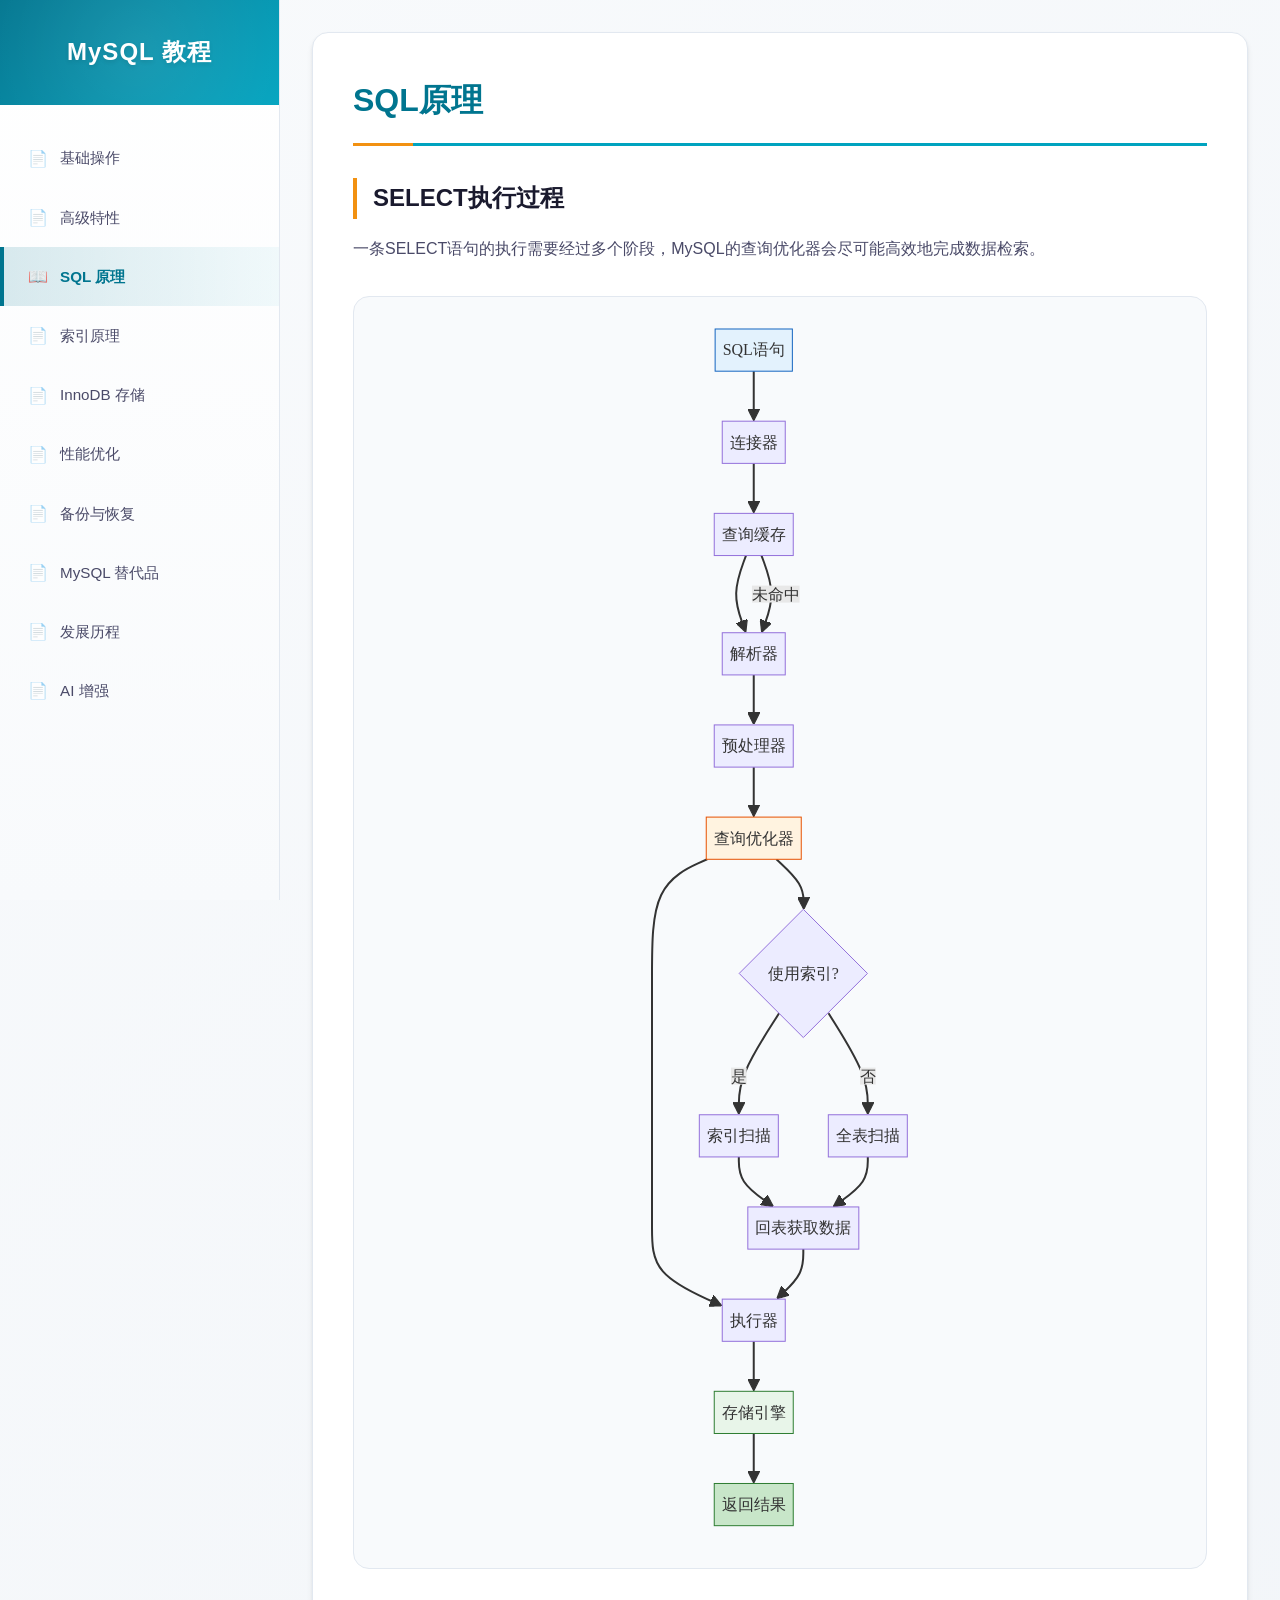
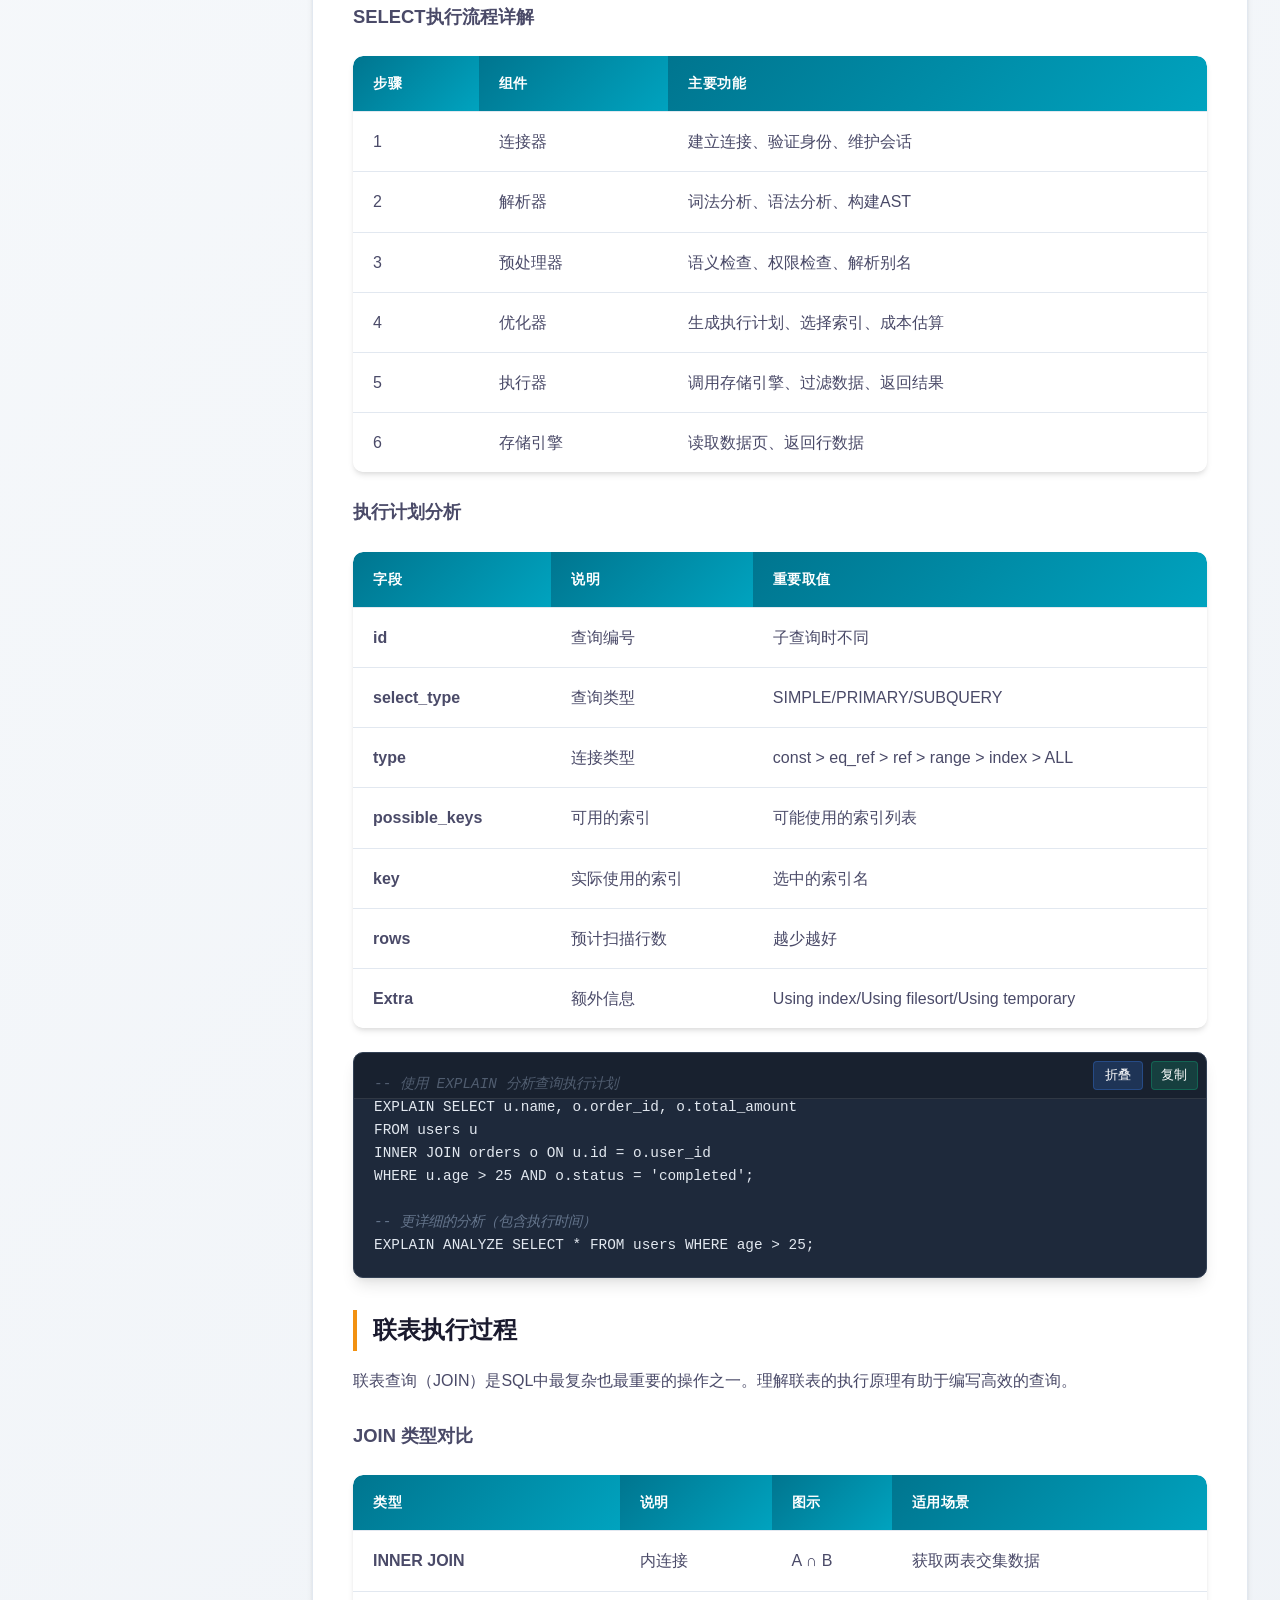
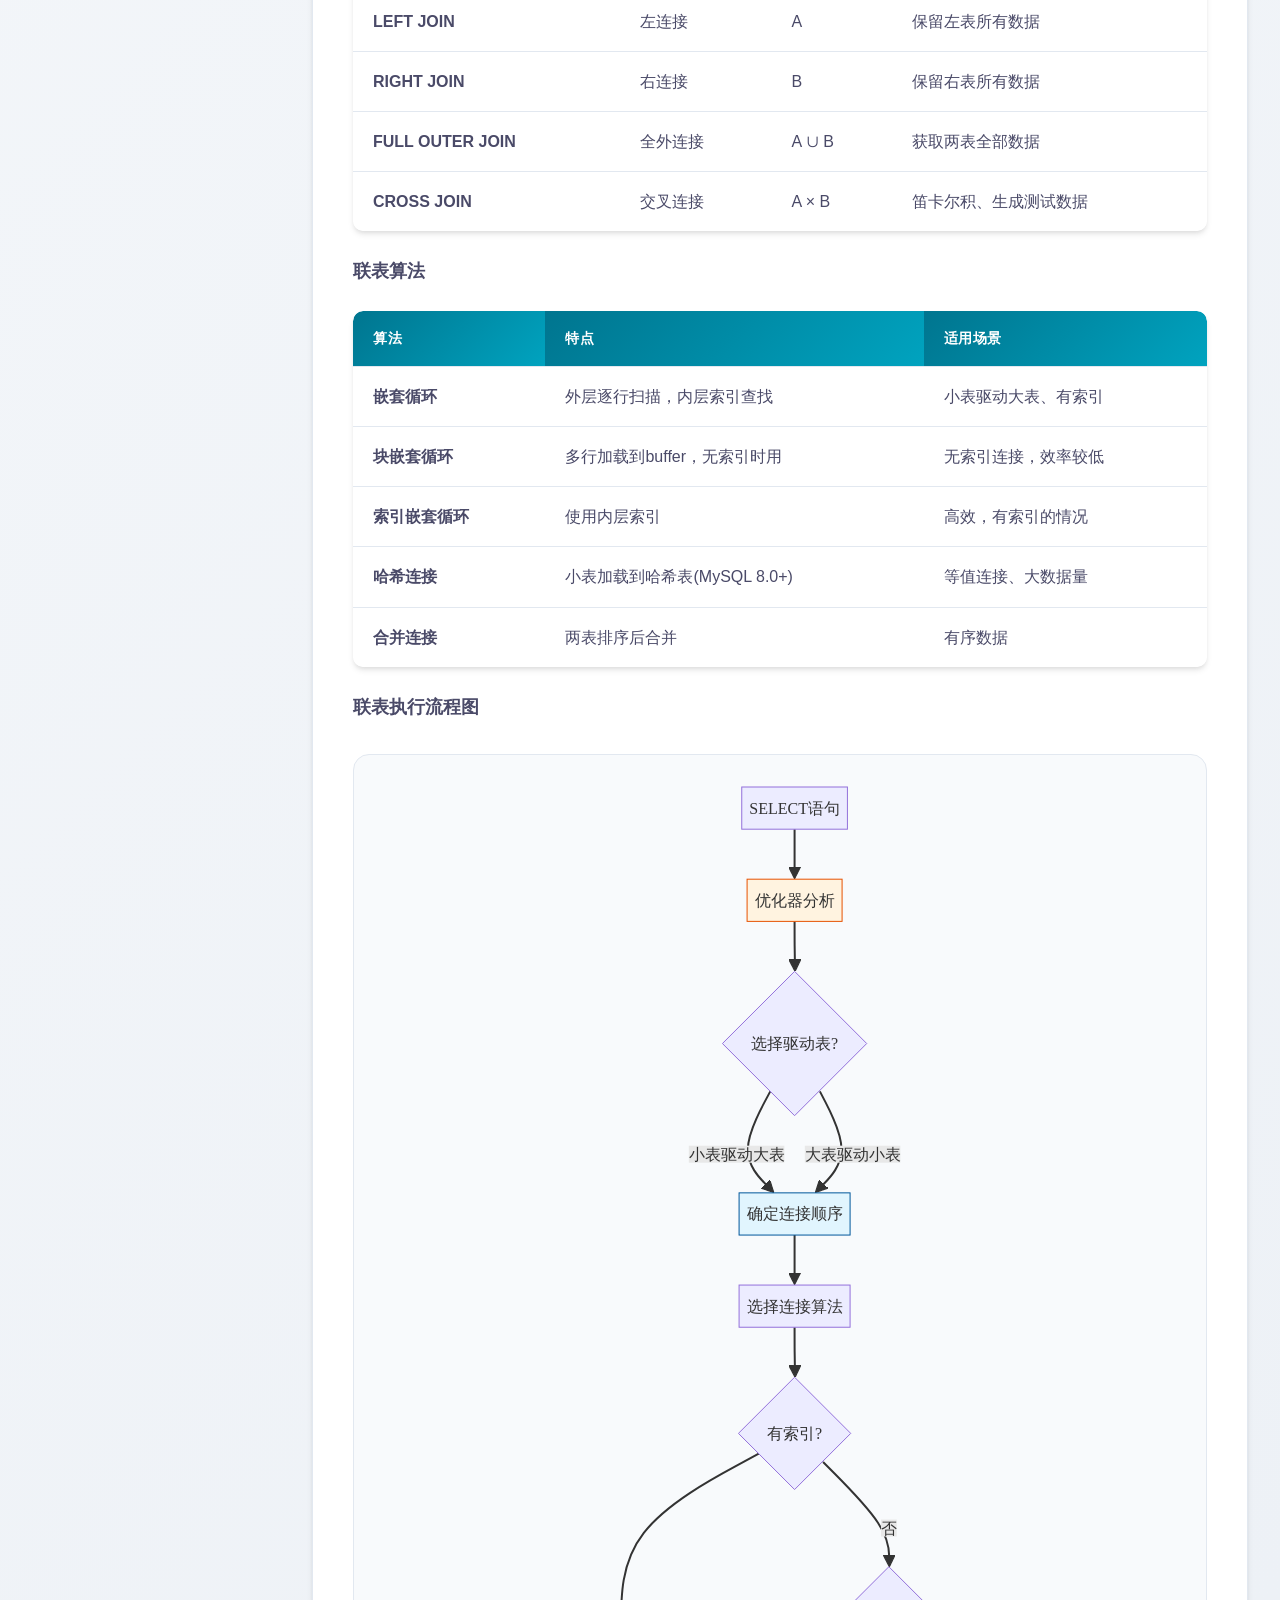
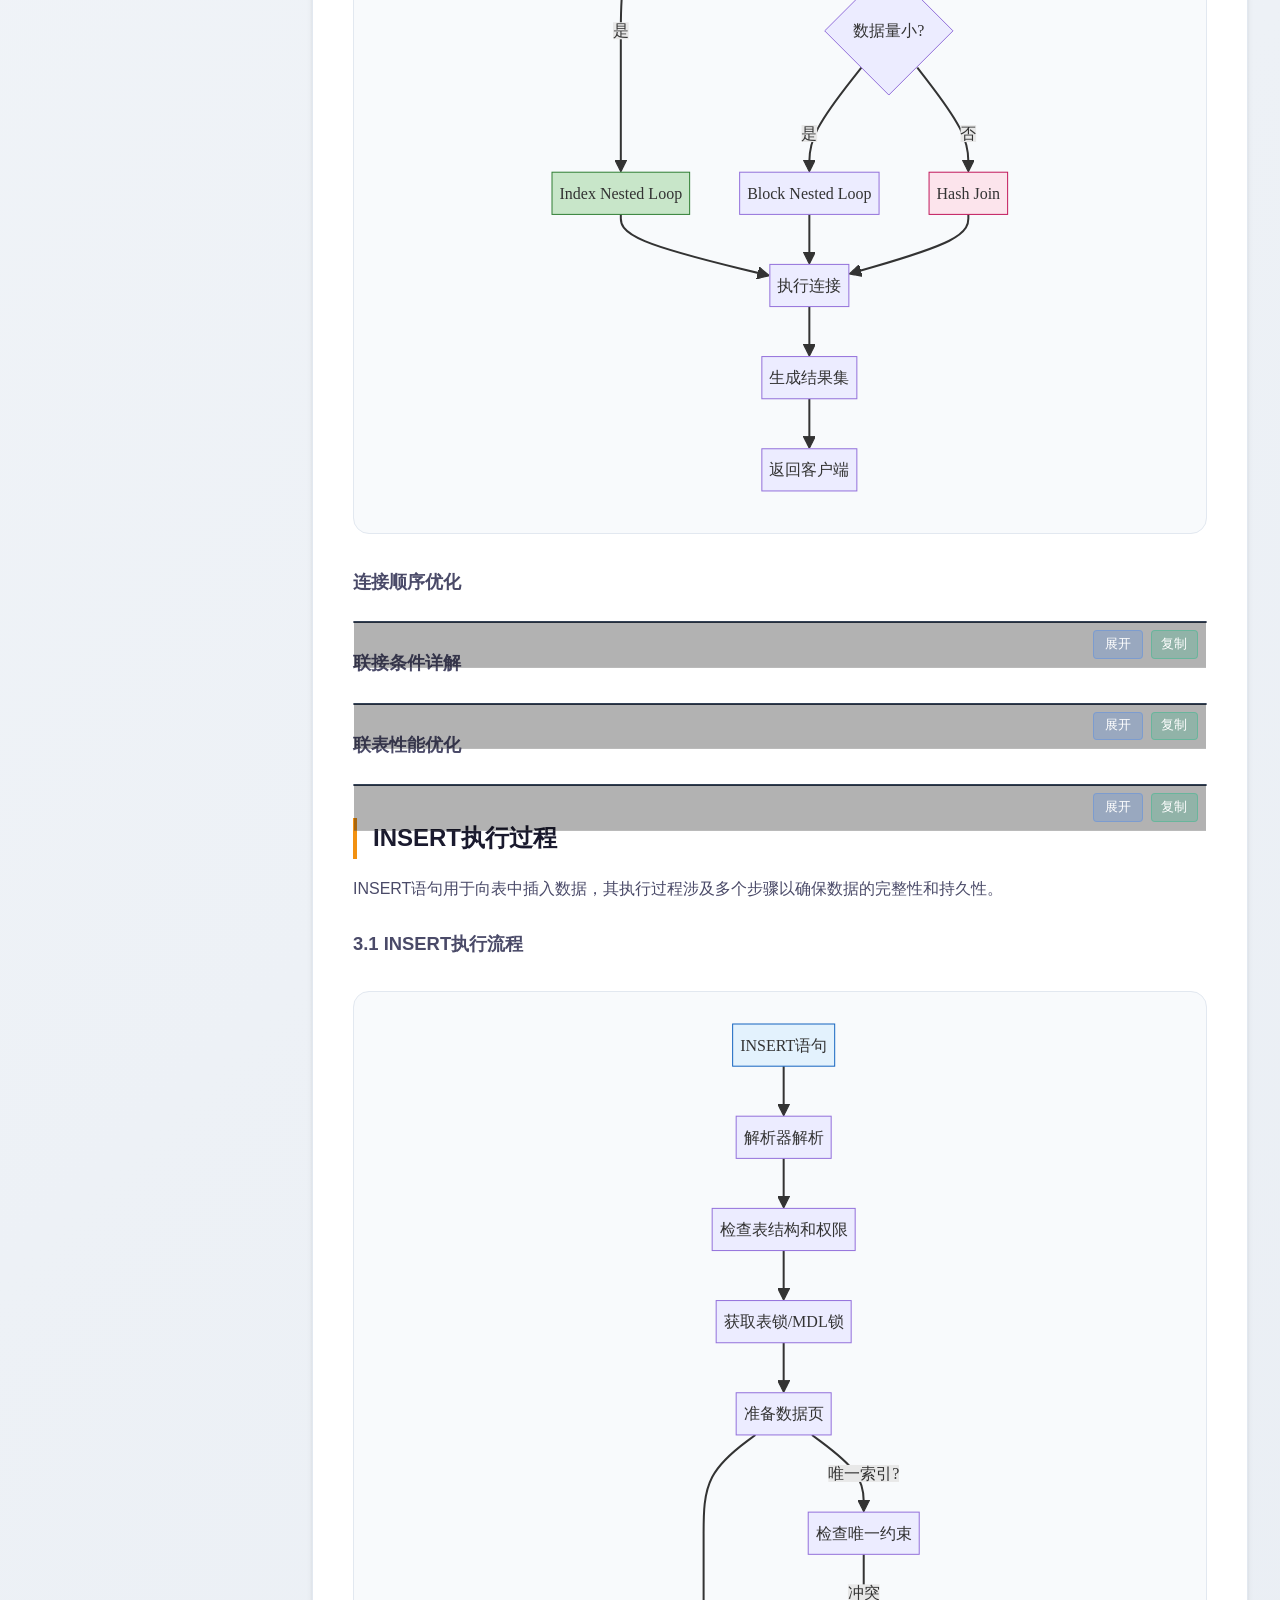
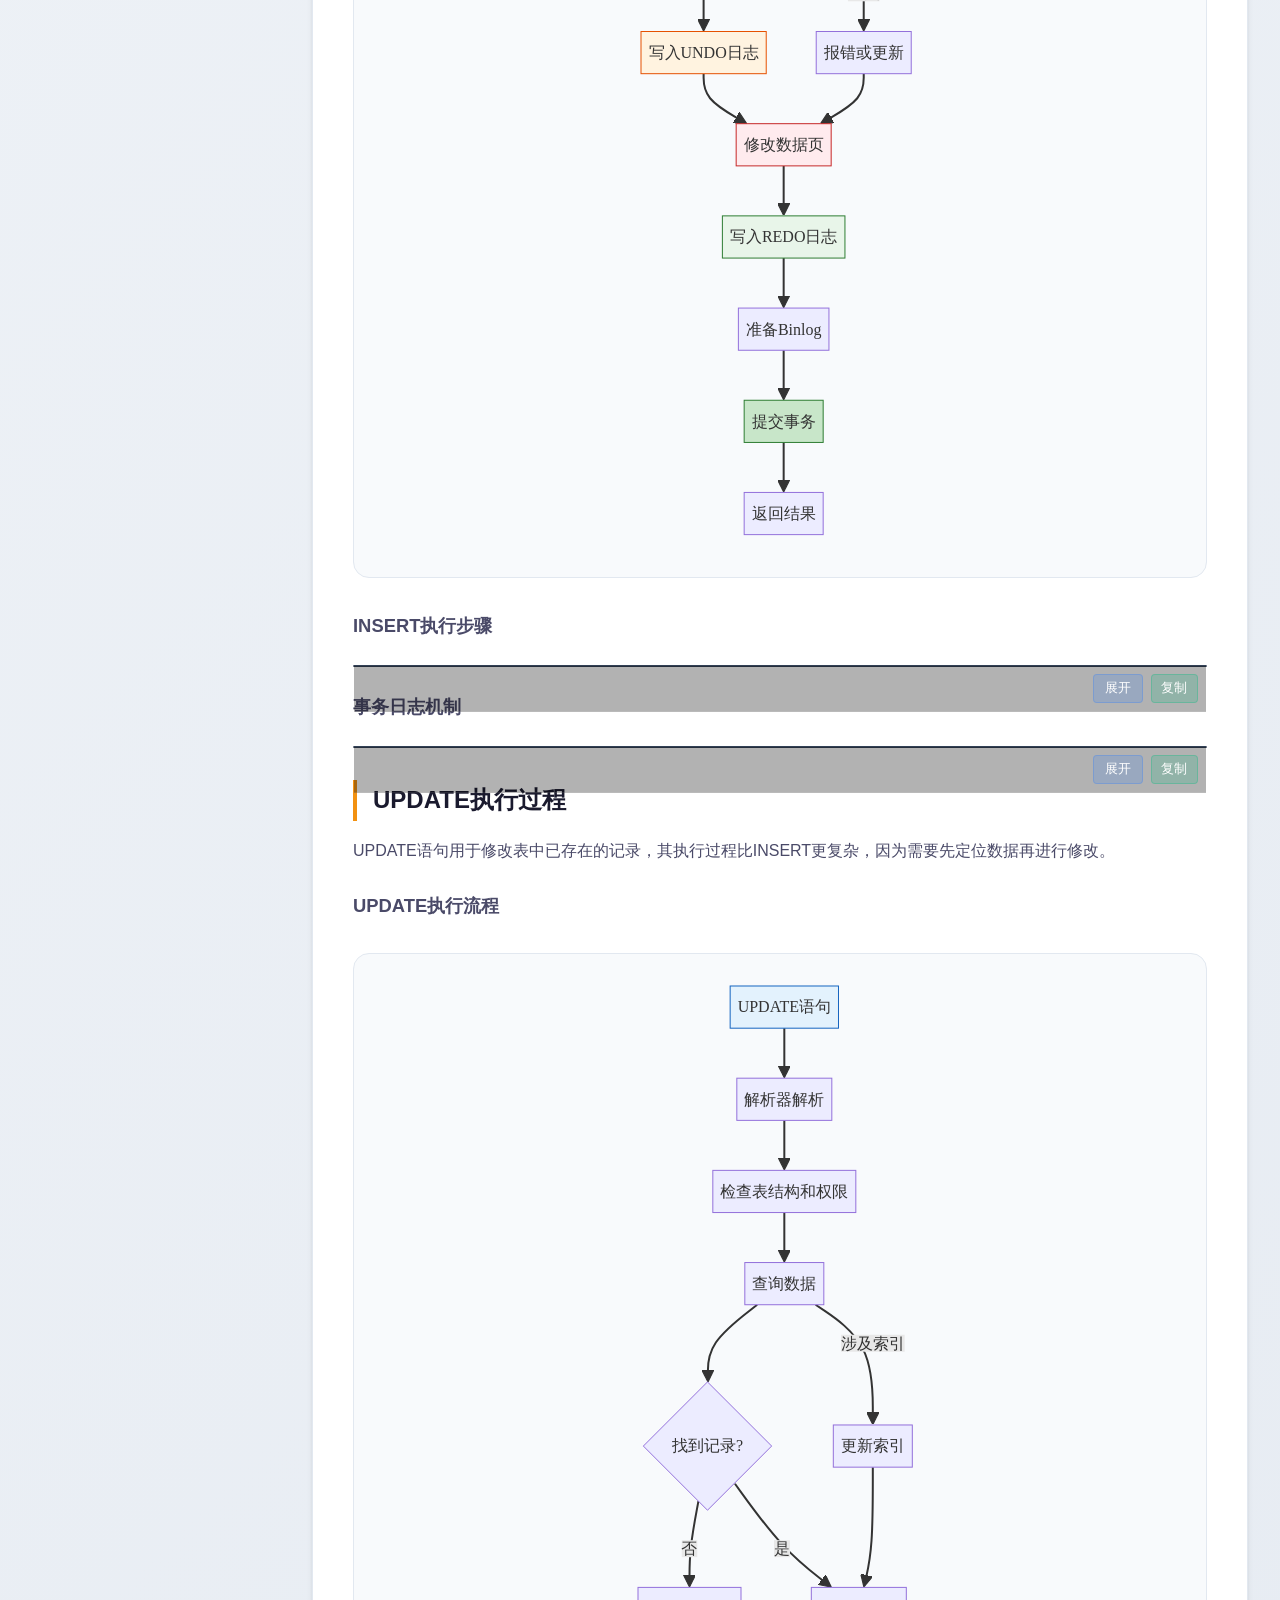
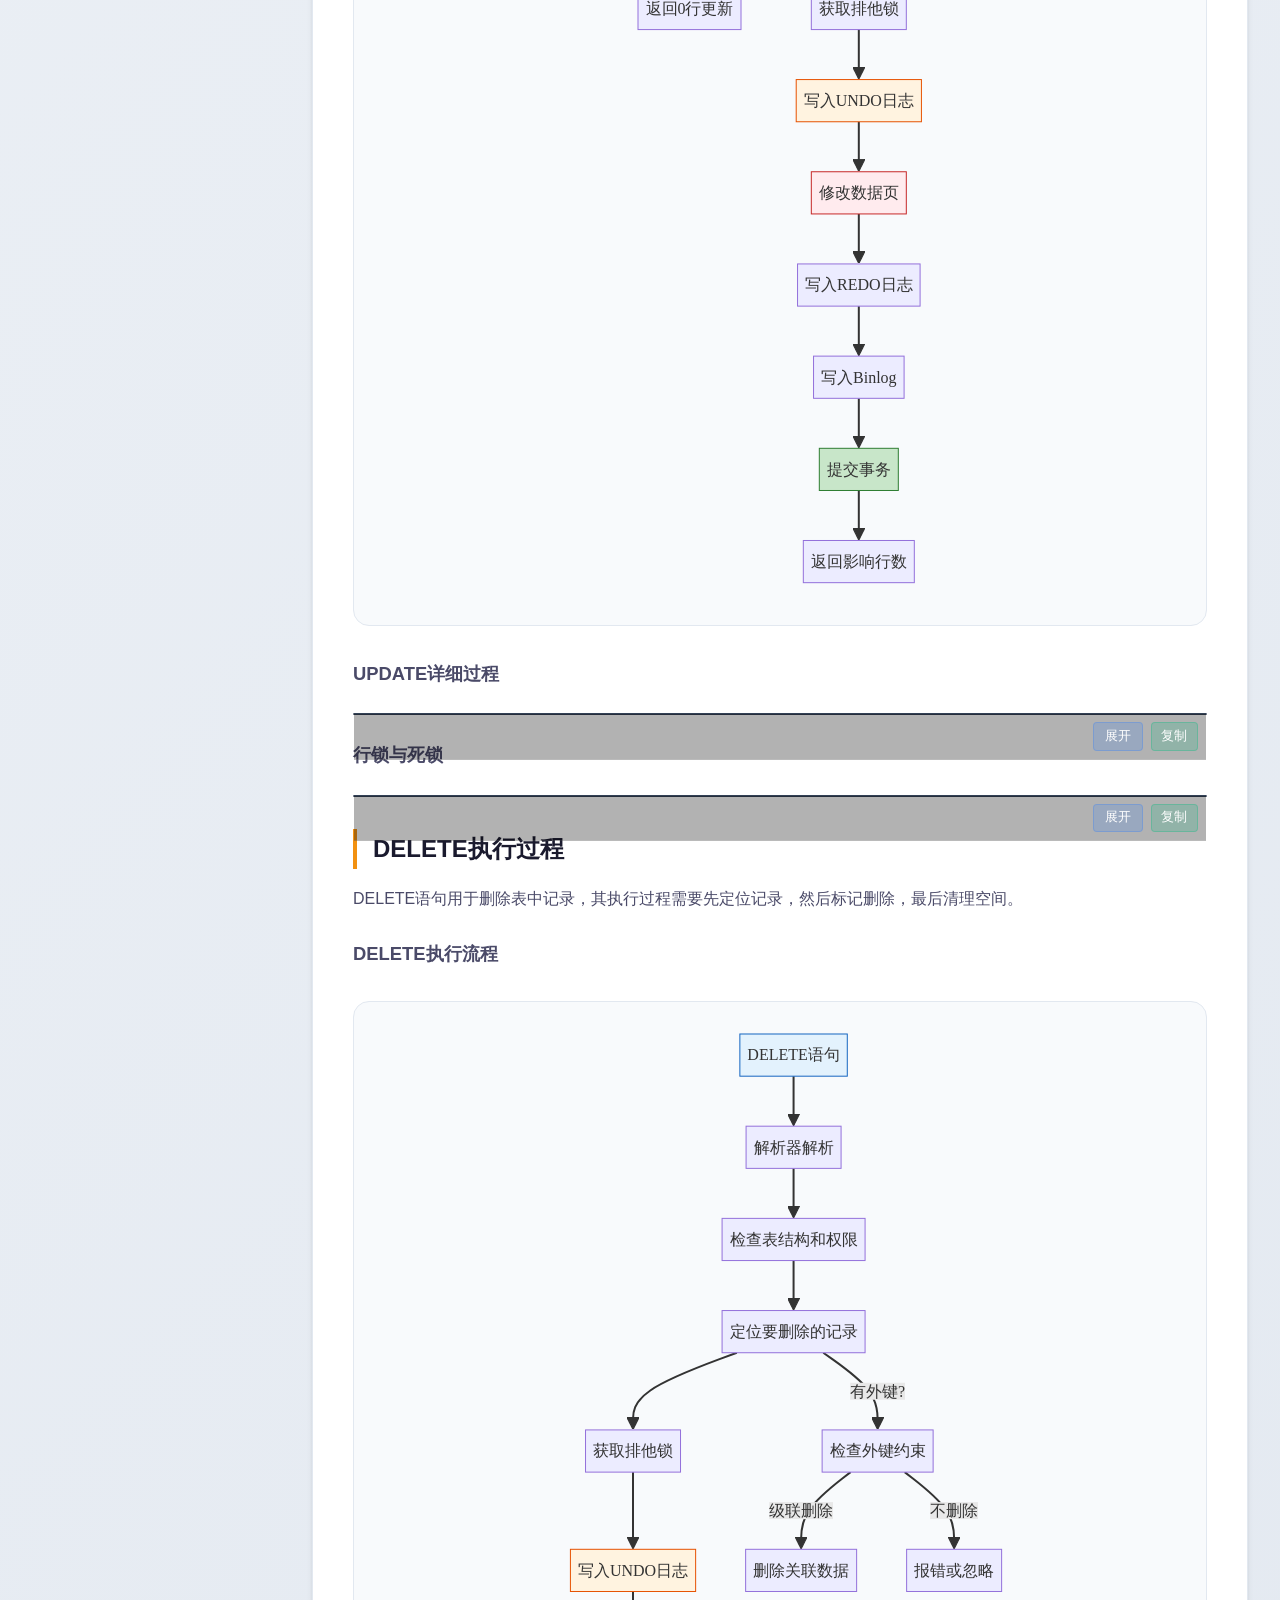
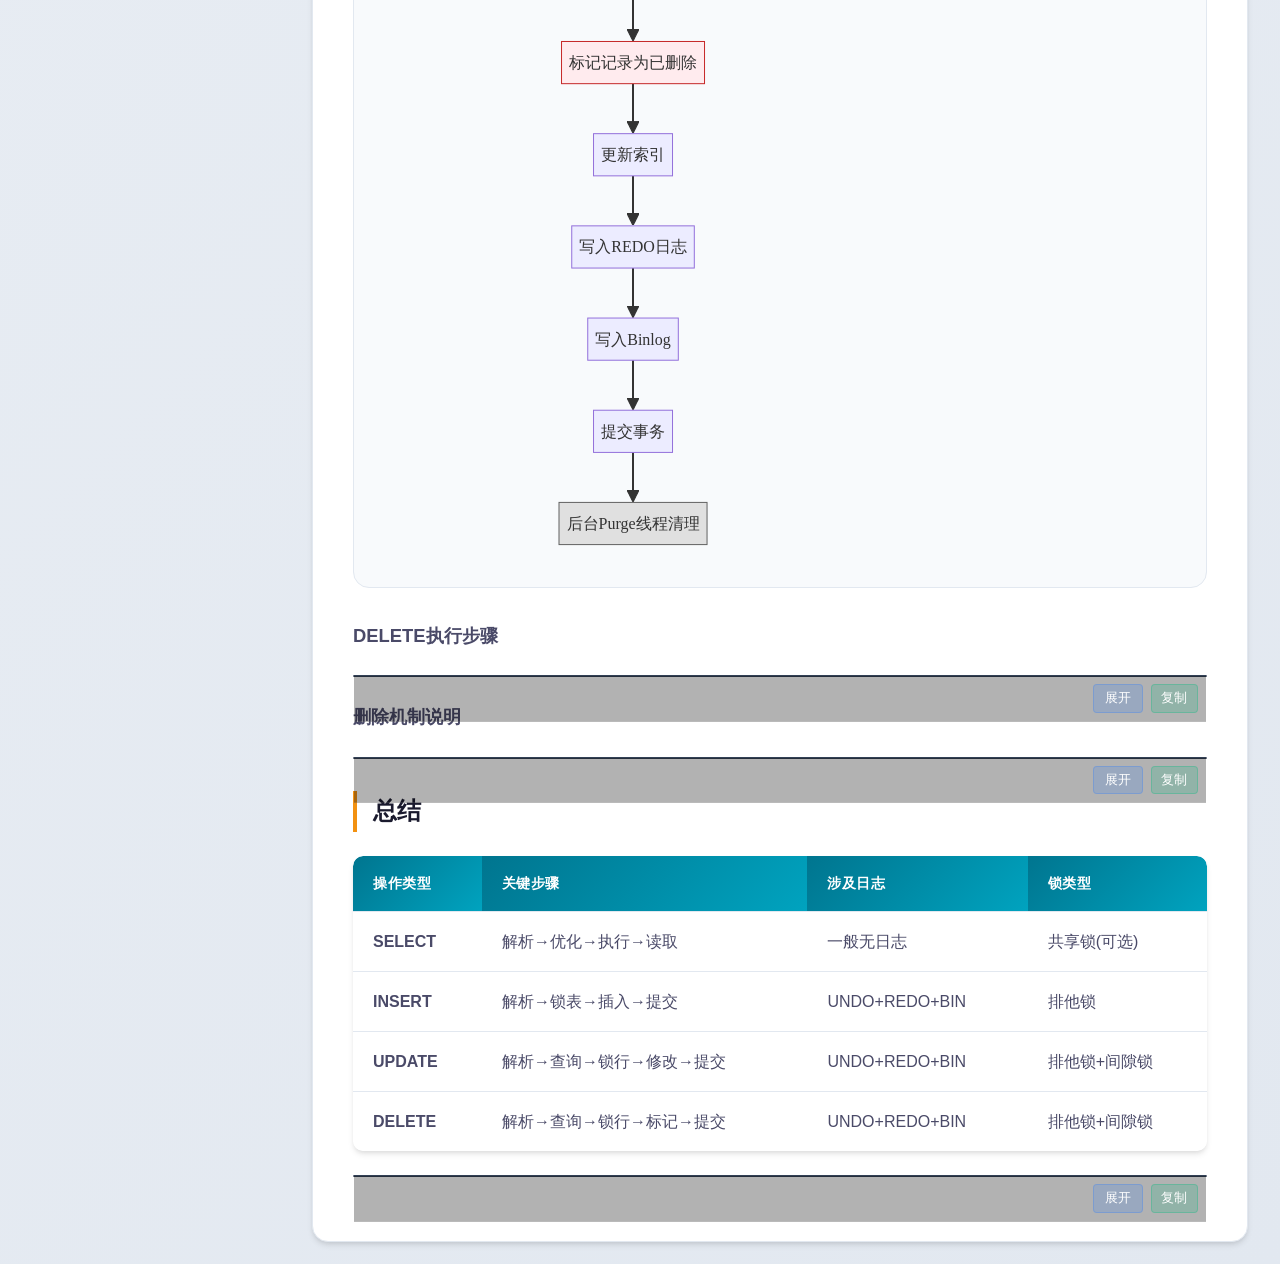
<file: chapters/sql-theory.html>
<!DOCTYPE html>
<html lang="zh-CN">
<head>
    <meta charset="UTF-8">
    <meta name="viewport" content="width=device-width, initial-scale=1.0">
    <title>SQL原理 - MySQL 教程</title>
    <link rel="icon" href="../favicon.ico" type="image/x-icon">
    <link rel="stylesheet" href="../styles.css">
    <script src="../mermaid.min.js"></script>
    <script>
        // Mermaid v10+ 配置
        mermaid.initialize({
            startOnLoad: true,
            theme: 'default',
            securityLevel: 'loose',
            fontFamily: '-apple-system, BlinkMacSystemFont, Segoe UI, Roboto',
            flowchart: {
                useMaxWidth: true,
                htmlLabels: true
            }
        });
    </script>
</head>
<body>
    <!-- 移动导航按钮 -->
    <button class="menu-toggle" aria-label="切换菜单">
        ☰ 菜单
    </button>
    <div class="menu-overlay"></div>
    <div class="layout">
        <aside class="sidebar">
            <div class="sidebar-header">
                <h1><a href="../index.html">MySQL 教程</a></h1>
            </div>
            <nav class="tree-nav">
                <ul class="tree">
                    <li><a href="basics.html">基础操作</a></li>
                    <li><a href="advanced.html">高级特性</a></li>
                    <li class="current"><a href="#">SQL 原理</a></li>
                    <li><a href="index-theory.html">索引原理</a></li>
                    <li><a href="innodb-storage.html">InnoDB 存储</a></li>
                    <li><a href="performance.html">性能优化</a></li>
                    <li><a href="backup.html">备份与恢复</a></li>
                    <li><a href="alternatives.html">MySQL 替代品</a></li>
                    <li><a href="history.html">发展历程</a></li>
                    <li><a href="ai.html">AI 增强</a></li>
                </ul>
            </nav>
        </aside>
        <main class="main-content">
            <section id="sql-theory" class="section">
                <h2>SQL原理</h2>
                <div class="content">
                    <h3>SELECT执行过程</h3>
                <p>一条SELECT语句的执行需要经过多个阶段，MySQL的查询优化器会尽可能高效地完成数据检索。</p>

                <pre class="mermaid">
flowchart TD
    A[SQL语句] --> B[连接器]
    B --> C[查询缓存]
    C --> D[解析器]
    D --> E[预处理器]
    E --> F[查询优化器]
    F --> G[执行器]
    G --> H[存储引擎]
    H --> I[返回结果]

    C -->|未命中| D
    F --> J{使用索引?}
    J -->|是| K[索引扫描]
    J -->|否| L[全表扫描]
    K --> M[回表获取数据]
    L --> M
    M --> G

    style A fill:#e3f2fd,stroke:#1565c0
    style F fill:#fff3e0,stroke:#e65100
    style H fill:#e8f5e9,stroke:#2e7d32
    style I fill:#c8e6c9,stroke:#2e7d32
</pre>

                <h4>SELECT执行流程详解</h4>
                <div class="comparison-table">
                    <table>
                        <thead>
                            <tr>
                                <th>步骤</th>
                                <th>组件</th>
                                <th>主要功能</th>
                            </tr>
                        </thead>
                        <tbody>
                            <tr>
                                <td>1</td>
                                <td>连接器</td>
                                <td>建立连接、验证身份、维护会话</td>
                            </tr>
                            <tr>
                                <td>2</td>
                                <td>解析器</td>
                                <td>词法分析、语法分析、构建AST</td>
                            </tr>
                            <tr>
                                <td>3</td>
                                <td>预处理器</td>
                                <td>语义检查、权限检查、解析别名</td>
                            </tr>
                            <tr>
                                <td>4</td>
                                <td>优化器</td>
                                <td>生成执行计划、选择索引、成本估算</td>
                            </tr>
                            <tr>
                                <td>5</td>
                                <td>执行器</td>
                                <td>调用存储引擎、过滤数据、返回结果</td>
                            </tr>
                            <tr>
                                <td>6</td>
                                <td>存储引擎</td>
                                <td>读取数据页、返回行数据</td>
                            </tr>
                        </tbody>
                    </table>
                </div>

                <h4>执行计划分析</h4>
                <div class="comparison-table">
                    <table>
                        <thead>
                            <tr>
                                <th>字段</th>
                                <th>说明</th>
                                <th>重要取值</th>
                            </tr>
                        </thead>
                        <tbody>
                            <tr>
                                <td><strong>id</strong></td>
                                <td>查询编号</td>
                                <td>子查询时不同</td>
                            </tr>
                            <tr>
                                <td><strong>select_type</strong></td>
                                <td>查询类型</td>
                                <td>SIMPLE/PRIMARY/SUBQUERY</td>
                            </tr>
                            <tr>
                                <td><strong>type</strong></td>
                                <td>连接类型</td>
                                <td>const > eq_ref > ref > range > index > ALL</td>
                            </tr>
                            <tr>
                                <td><strong>possible_keys</strong></td>
                                <td>可用的索引</td>
                                <td>可能使用的索引列表</td>
                            </tr>
                            <tr>
                                <td><strong>key</strong></td>
                                <td>实际使用的索引</td>
                                <td>选中的索引名</td>
                            </tr>
                            <tr>
                                <td><strong>rows</strong></td>
                                <td>预计扫描行数</td>
                                <td>越少越好</td>
                            </tr>
                            <tr>
                                <td><strong>Extra</strong></td>
                                <td>额外信息</td>
                                <td>Using index/Using filesort/Using temporary</td>
                            </tr>
                        </tbody>
                    </table>
                </div>
                
                <div class="code-block">
                    <pre><code class="sql"><span class="com">-- 使用 EXPLAIN 分析查询执行计划</span>
EXPLAIN SELECT u.name, o.order_id, o.total_amount
FROM users u
INNER JOIN orders o ON u.id = o.user_id
WHERE u.age > 25 AND o.status = 'completed';

<span class="com">-- 更详细的分析（包含执行时间）</span>
EXPLAIN ANALYZE SELECT * FROM users WHERE age > 25;</code></pre>
                </div>

                <h3>联表执行过程</h3>
                <p>联表查询（JOIN）是SQL中最复杂也最重要的操作之一。理解联表的执行原理有助于编写高效的查询。</p>

                <h4>JOIN 类型对比</h4>
                <div class="comparison-table">
                    <table>
                        <thead>
                            <tr>
                                <th>类型</th>
                                <th>说明</th>
                                <th>图示</th>
                                <th>适用场景</th>
                            </tr>
                        </thead>
                        <tbody>
                            <tr>
                                <td><strong>INNER JOIN</strong></td>
                                <td>内连接</td>
                                <td>A ∩ B</td>
                                <td>获取两表交集数据</td>
                            </tr>
                            <tr>
                                <td><strong>LEFT JOIN</strong></td>
                                <td>左连接</td>
                                <td>A</td>
                                <td>保留左表所有数据</td>
                            </tr>
                            <tr>
                                <td><strong>RIGHT JOIN</strong></td>
                                <td>右连接</td>
                                <td>B</td>
                                <td>保留右表所有数据</td>
                            </tr>
                            <tr>
                                <td><strong>FULL OUTER JOIN</strong></td>
                                <td>全外连接</td>
                                <td>A ∪ B</td>
                                <td>获取两表全部数据</td>
                            </tr>
                            <tr>
                                <td><strong>CROSS JOIN</strong></td>
                                <td>交叉连接</td>
                                <td>A × B</td>
                                <td>笛卡尔积、生成测试数据</td>
                            </tr>
                        </tbody>
                    </table>
                </div>

                <h4>联表算法</h4>
                <div class="comparison-table">
                    <table>
                        <thead>
                            <tr>
                                <th>算法</th>
                                <th>特点</th>
                                <th>适用场景</th>
                            </tr>
                        </thead>
                        <tbody>
                            <tr>
                                <td><strong>嵌套循环</strong></td>
                                <td>外层逐行扫描，内层索引查找</td>
                                <td>小表驱动大表、有索引</td>
                            </tr>
                            <tr>
                                <td><strong>块嵌套循环</strong></td>
                                <td>多行加载到buffer，无索引时用</td>
                                <td>无索引连接，效率较低</td>
                            </tr>
                            <tr>
                                <td><strong>索引嵌套循环</strong></td>
                                <td>使用内层索引</td>
                                <td>高效，有索引的情况</td>
                            </tr>
                            <tr>
                                <td><strong>哈希连接</strong></td>
                                <td>小表加载到哈希表(MySQL 8.0+)</td>
                                <td>等值连接、大数据量</td>
                            </tr>
                            <tr>
                                <td><strong>合并连接</strong></td>
                                <td>两表排序后合并</td>
                                <td>有序数据</td>
                            </tr>
                        </tbody>
                    </table>
                </div>

                <h4>联表执行流程图</h4>
                <pre class="mermaid">
flowchart TD
    A[SELECT语句] --> B[优化器分析]
    B --> C{选择驱动表?}
    
    C -->|小表驱动大表| D[确定连接顺序]
    C -->|大表驱动小表| D
    
    D --> E[选择连接算法]
    E --> F{有索引?}
    F -->|是| G[Index Nested Loop]
    F -->|否| H{数据量小?}
    
    H -->|是| I[Block Nested Loop]
    H -->|否| J[Hash Join]
    
    G --> K[执行连接]
    I --> K
    J --> K
    
    K --> L[生成结果集]
    L --> M[返回客户端]

    style B fill:#fff3e0,stroke:#e65100
    style D fill:#e1f5fe,stroke:#01579b
                    style G fill:#c8e6c9,stroke:#2e7d32
                    style J fill:#fce4ec,stroke:#c2185b
</pre>

                <h4>连接顺序优化</h4>
                <div class="code-block">
                    <pre><code class="sql"><span class="com">-- 联表查询示例：users -> orders -> order_items -> products

-- 假设：users表100行，orders表10000行，order_items表50000行，products表1000行
-- 优化原则：小表驱动大表，有索引的表放在内层

<span class="com">-- ❌ 错误的连接顺序（大表驱动小表）</span>
SELECT *
FROM orders o
INNER JOIN users u ON o.user_id = u.id
INNER JOIN order_items oi ON o.id = oi.order_id
INNER JOIN products p ON oi.product_id = p.id;

<span class="com">-- ✅ 正确的连接顺序（小表驱动大表）</span>
SELECT *
FROM users u
INNER JOIN orders o ON u.id = o.user_id
INNER JOIN order_items oi ON o.id = oi.order_id
INNER JOIN products p ON oi.product_id = p.id;

<span class="com">-- 查看优化器选择的执行计划</span>
EXPLAIN SELECT *
FROM users u
INNER JOIN orders o ON u.id = o.user_id
INNER JOIN order_items oi ON o.id = oi.order_id
INNER JOIN products p ON oi.product_id = p.id;

<span class="com">-- 强制使用小表作为驱动表</span>
SELECT STRAIGHT_JOIN *
FROM users u
INNER JOIN orders o ON u.id = o.user_id
INNER JOIN order_items oi ON o.id = oi.order_id
INNER JOIN products p ON oi.product_id = p.id;</code></pre>
                </div>

                <h4>联接条件详解</h4>
                <div class="code-block">
                    <pre><code class="sql"><span class="com">-- 不同的JOIN类型执行过程：

-- 1. INNER JOIN（内连接）
--    只返回两个表中满足连接条件的记录
SELECT u.name, o.order_id
FROM users u
INNER JOIN orders o ON u.id = o.user_id;
<span class="com">-- 执行过程：遍历驱动表，查找匹配行，组合返回</span>

-- 2. LEFT JOIN（左外连接）
--    返回左表所有记录，右表无匹配则显示NULL
SELECT u.name, o.order_id
FROM users u
LEFT JOIN orders o ON u.id = o.user_id;
<span class="com">-- 执行过程：遍历左表每行，查找右表匹配，无匹配则NULL填充</span>

-- 3. RIGHT JOIN（右外连接）
--    返回右表所有记录，左表无匹配显示NULL
SELECT u.name, o.order_id
FROM users u
RIGHT JOIN orders o ON u.id = o.user_id;

-- 4. CROSS JOIN（笛卡尔积）
--    返回两表所有记录的组合
SELECT u.name, o.order_id
FROM users u
CROSS JOIN orders o;
<span class="com">-- 执行过程：左表每行 × 右表每行 = 结果集</span>

-- 5. 自连接
--    表与自身连接，用于层级数据
SELECT a.name AS employee, b.name AS manager
FROM employees a
LEFT JOIN employees b ON a.manager_id = b.id;</code></pre>
                </div>

                <h4>联表性能优化</h4>
                <div class="code-block">
                    <pre><code class="sql"><span class="com">-- 联表查询性能优化技巧：

-- 1. 确保连接列有索引
<span class="com">--    索引加速连接条件的匹配</span>
CREATE INDEX idx_user_id ON orders(user_id);
CREATE INDEX idx_order_id ON order_items(order_id);
CREATE INDEX idx_product_id ON order_items(product_id);

-- 2. 使用覆盖索引
<span class="com">--    减少回表操作</span>
CREATE INDEX idx_covering ON orders(user_id, status, total_amount);
SELECT user_id, status, total_amount
FROM orders WHERE user_id = 1;

-- 3. 减少连接数量
<span class="com">--    过多的表连接会显著降低性能</span>
<span class="com">--    将不需要的表移除，或使用子查询替代</span>

-- 4. 合理使用连接类型
<span class="com">--    优先使用INNER JOIN，避免笛卡尔积</span>
SELECT u.name, o.order_id
FROM users u
INNER JOIN orders o ON u.id = o.user_id
WHERE o.status = 'completed';

-- 5. 添加过滤条件
<span class="com">--    先过滤减少数据量，再连接</span>
SELECT u.name, o.order_id
FROM users u
INNER JOIN (
    SELECT * FROM orders WHERE status = 'completed'
) o ON u.id = o.user_id;

-- 6. 使用EXPLAIN分析
EXPLAIN FORMAT=JSON
SELECT u.name, o.order_id
FROM users u
INNER JOIN orders o ON u.id = o.user_id
WHERE o.status = 'completed';</code></pre>
                </div>

                <h3>INSERT执行过程</h3>
                <p>INSERT语句用于向表中插入数据，其执行过程涉及多个步骤以确保数据的完整性和持久性。</p>

                <h4>3.1 INSERT执行流程</h4>
                <pre class="mermaid">
flowchart TD
    A[INSERT语句] --> B[解析器解析]
                    B --> C[检查表结构和权限]
                    C --> D[获取表锁/MDL锁]
                    D --> E[准备数据页]
                    E --> F[写入UNDO日志]
                    F --> G[修改数据页]
                    G --> H[写入REDO日志]
                    H --> I[准备Binlog]
                    I --> J[提交事务]
                    J --> K[返回结果]

                    E -->|唯一索引?| L[检查唯一约束]
                    L -->|冲突| M[报错或更新]
                    M --> G

                    style A fill:#e3f2fd,stroke:#1565c0
                    style F fill:#fff3e0,stroke:#e65100
                    style G fill:#ffebee,stroke:#c62828
                    style H fill:#e8f5e9,stroke:#2e7d32
                    style J fill:#c8e6c9,stroke:#2e7d32
</pre>

                <h4>INSERT执行步骤</h4>
                <div class="code-block">
                    <pre><code class="sql"><span class="com">-- INSERT语句执行详解：

-- 示例表结构
CREATE TABLE users (
    id BIGINT AUTO_INCREMENT PRIMARY KEY,
    name VARCHAR(100) NOT NULL,
    email VARCHAR(255) UNIQUE,
    age INT,
    created_at TIMESTAMP DEFAULT CURRENT_TIMESTAMP
) ENGINE=InnoDB;

<span class="com">-- 执行过程：</span>
<span class="com">-- 1. 解析SQL，验证语法和表结构</span>
<span class="com">-- 2. 检查用户权限</span>
<span class="com">-- 3. 获取MDL锁（Metadata Lock）保护表结构</span>
<span class="com">-- 4. 开启BUF_PAGE，定位插入位置</span>
<span class="com">-- 5. 检查唯一索引约束（记录到undo log）</span>
<span class="com">-- 6. 修改数据页，插入新记录</span>
<span class="com">-- 7. 写入redo log（物理日志，确保持久性）</span>
<span class="com">-- 8. 写入binlog（逻辑日志，用于复制）</span>
<span class="com">-- 9. 提交事务（两阶段提交）</span>
<span class="com">-- 10. 释放锁，返回自增ID</span>

<span class="com">-- 普通INSERT</span>
INSERT INTO users (name, email, age) VALUES ('张三', 'zhangsan@example.com', 25);

<span class="com">-- 批量INSERT</span>
INSERT INTO users (name, email, age) VALUES 
    ('李四', 'lisi@example.com', 30),
    ('王五', 'wangwu@example.com', 28);

<span class="com">-- INSERT...SELECT</span>
INSERT INTO users (name, email, age)
SELECT name, email, age FROM old_users;

<span class="com">-- INSERT...ON DUPLICATE KEY UPDATEUPS（ERT）</span>
INSERT INTO users (name, email, age) VALUES ('张三', 'zhangsan@example.com', 30)
ON DUPLICATE KEY UPDATE age = 30;

<span class="com">-- REPLACE（存在则删除后插入）</span>
REPLACE INTO users (id, name, email, age) VALUES (1, '张三', 'zhangsan@example.com', 28);</code></pre>
                </div>

                <h4>事务日志机制</h4>
                <div class="code-block">
                    <pre><code class="sql"><span class="com">-- InnoDB事务日志机制：

-- 1. UNDO日志（回滚日志）
<span class="com">--    记录修改前的数据，用于回滚</span>
<span class="com">--    INSERT: 记录插入的主键</span>
<span class="com">--    UPDATE: 记录修改前的数据</span>
<span class="com">--    DELETE: 记录删除前的完整数据</span>

-- 2. REDO日志（重做日志）
<span class="com">--    记录修改后的数据，用于崩溃恢复</span>
<span class="com">--    循环写入，先于数据页刷新到磁盘</span>
<span class="com">--    innodb_log_file_size 控制大小</span>
<span class="com">--    innodb_log_buffer_size 控制缓冲区大小</span>

-- 3. BINLOG（二进制日志）
<span class="com">--    记录SQL语句，用于主从复制</span>
<span class="com">--    statement: 记录SQL语句</span>
<span class="com">--    row: 记录行数据变化</span>
<span class="com">--    mixed: 混合模式</span>

<span class="com">-- 查看事务相关配置</span>
SHOW VARIABLES LIKE 'innodb_log%';
SHOW VARIABLES LIKE 'binlog_format';

<span class="com">-- 两阶段提交（保证数据一致性）</span>
<span class="com">-- 1. .prepare阶段：写redo log，标记为prepare</span>
<span class="com">-- 2. 写入binlog</span>
<span class="com">-- 3. .commit阶段：标记为commit，完成提交</span></code></pre>
                </div>

                <h3>UPDATE执行过程</h3>
                <p>UPDATE语句用于修改表中已存在的记录，其执行过程比INSERT更复杂，因为需要先定位数据再进行修改。</p>

                <h4>UPDATE执行流程</h4>
                <pre class="mermaid">
flowchart TD
    A[UPDATE语句] --> B[解析器解析]
                    B --> C[检查表结构和权限]
                    C --> D[查询数据]
                    D --> E{找到记录?}
                    E -->|否| F[返回0行更新]
                    E -->|是| G[获取排他锁]
                    G --> H[写入UNDO日志]
                    H --> I[修改数据页]
                    I --> J[写入REDO日志]
                    J --> K[写入Binlog]
                    K --> L[提交事务]
                    L --> M[返回影响行数]

                    D -->|涉及索引| N[更新索引]
                    N --> G

                    style A fill:#e3f2fd,stroke:#1565c0
                    style H fill:#fff3e0,stroke:#e65100
                    style I fill:#ffebee,stroke:#c62828
                    style L fill:#c8e6c9,stroke:#2e7d32
</pre>

                <h4>UPDATE详细过程</h4>
                <div class="code-block">
                    <pre><code class="sql"><span class="com">-- UPDATE语句执行详解：

-- 示例
UPDATE users SET age = 30, name = '张三' WHERE id = 1;

<span class="com">-- 执行过程：</span>
<span class="com">-- 1. 解析SQL，确定要修改的列和条件</span>
<span class="com">-- 2. 根据WHERE条件定位要修改的行</span>
<span class="com">-- 3. 对要修改的行加排他锁（X锁）</span>
<span class="com">-- 4. 记录旧值到UNDO日志（用于回滚）</span>
<span class="com">-- 5. 修改数据页中的数据</span>
<span class="com">-- 6. 如果有索引，更新索引</span>
<span class="com">-- 7. 写入REDO日志</span>
<span class="com">-- 8. 写入BINLOG</span>
<span class="com">-- 9. 提交事务</span>
<span class="com">-- 10. 返回影响行数</span>

<span class="com">-- 简单UPDATE</span>
UPDATE users SET age = 30 WHERE id = 1;

<span class="com">-- 条件UPDATE</span>
UPDATE users SET age = age + 1 WHERE age < 30;

<span class="com">-- 关联UPDATE</span>
UPDATE users u
INNER JOIN orders o ON u.id = o.user_id
SET u.total_orders = u.total_orders + 1,
    o.updated_at = NOW()
WHERE o.status = 'completed';

<span class="com">-- ORDER BY + LIMIT UPDATE</span>
UPDATE users SET status = 'inactive' 
WHERE last_login < '2023-01-01'
ORDER BY last_login ASC LIMIT 100;</code></pre>
                </div>

                <h4>行锁与死锁</h4>
                <div class="code-block">
                    <pre><code class="sql"><span class="com">-- UPDATE语句的锁机制：

-- 1. 行锁（Record Lock）
<span class="com">--    锁定满足条件的行</span>
UPDATE users SET age = 30 WHERE id = 1;
<span class="com">--    只锁定id=1这一行</span>

-- 2. 间隙锁（Gap Lock）
<span class="com">--    锁定记录之间的间隙，防止幻读</span>
UPDATE users SET age = 30 WHERE age > 20 AND age < 30;
<span class="com">--    锁定(20,30)这个间隙</span>

-- 3. 临键锁（Next-Key Lock）
<span class="com">--    行锁+间隙锁的组合</span>

<span class="com">-- 查看当前锁</span>
SELECT * FROM information_schema.INNODB_TRX;
SELECT * FROM information_schema.INNODB_LOCKS;
SELECT * FROM information_schema.INNODB_LOCK_WAITS;

<span class="com">-- 死锁示例</span>
<span class="com">-- 会话1: UPDATE users SET age = 30 WHERE id = 1;  (获取id=1锁)</span>
<span class="com">-- 会话2: UPDATE users SET age = 31 WHERE id = 2;  (获取id=2锁)</span>
<span class="com">-- 会话1: UPDATE users SET age = 32 WHERE id = 2;  (等待id=2锁)</span>
<span class="com">-- 会话2: UPDATE users SET age = 33 WHERE id = 1;  (死锁!)</span>

<span class="com">-- 避免死锁</span>
<span class="com">-- 1. 保持一致的锁顺序</span>
<span class="com">-- 2. 使用低隔离级别</span>
<span class="com">-- 3. 尽量使用索引，减少锁范围</span>
<span class="com">-- 4. 减小事务大小，缩短持有锁的时间</span></code></pre>
                </div>

                <h3>DELETE执行过程</h3>
                <p>DELETE语句用于删除表中记录，其执行过程需要先定位记录，然后标记删除，最后清理空间。</p>

                <h4>DELETE执行流程</h4>
                <pre class="mermaid">
flowchart TD
    A[DELETE语句] --> B[解析器解析]
                    B --> C[检查表结构和权限]
                    C --> D[定位要删除的记录]
                    D --> E[获取排他锁]
                    E --> F[写入UNDO日志]
                    F --> G[标记记录为已删除]
                    G --> H[更新索引]
                    H --> I[写入REDO日志]
                    I --> J[写入Binlog]
                    J --> K[提交事务]
                    K --> L[后台Purge线程清理]

                    D -->|有外键?| M[检查外键约束]
                    M -->|级联删除| N[删除关联数据]
                    M -->|不删除| O[报错或忽略]

                    style A fill:#e3f2fd,stroke:#1565c0
                    style F fill:#fff3e0,stroke:#e65100
                    style G fill:#ffebee,stroke:#c62828
                    style L fill:#e0e0e0,stroke:#616161
</pre>

                <h4>DELETE执行步骤</h4>
                <div class="code-block">
                    <pre><code class="sql"><span class="com">-- DELETE语句执行详解：

-- 示例
DELETE FROM users WHERE id = 1;

<span class="com">-- 执行过程：</span>
<span class="com">-- 1. 解析SQL，确定删除条件</span>
<span class="com">-- 2. 根据WHERE条件定位要删除的行</span>
<span class="com">-- 3. 对要删除的行加排他锁（X锁）</span>
<span class="com">-- 4. 记录完整数据到UNDO日志（支持回滚）</span>
<span class="com">-- 5. 将记录标记为"已删除"（不是立即删除）</span>
<span class="com">-- 6. 更新所有相关索引</span>
<span class="com">-- 7. 写入REDO日志</span>
<span class="com">-- 8. 写入BINLOG</span>
<span class="com">-- 9. 提交事务</span>
<span class="com">-- 10. 后台Purge线程真正删除数据</span>

<span class="com">-- 简单DELETE</span>
DELETE FROM users WHERE id = 1;

<span class="com">-- 条件DELETE</span>
DELETE FROM users WHERE age < 18;

<span class="com">-- 关联DELETE</span>
DELETE u FROM users u
INNER JOIN orders o ON u.id = o.user_id
WHERE o.status = 'cancelled';

<span class="com">-- ORDER BY + LIMIT DELETE</span>
DELETE FROM users 
WHERE status = 'inactive'
ORDER BY created_at ASC
LIMIT 100;

<span class="com">-- TRUNCATE（高效清空表）</span>
TRUNCATE TABLE users;
<span class="com">-- TRUNCATE vs DELETE：</span>
<span class="com">-- - TRUNCATE: 重建表，自增计数重置，快</span>
<span class="com">-- - DELETE: 逐行删除，记录日志，慢</span></code></pre>
                </div>

                <h4>删除机制说明</h4>
                <div class="code-block">
                    <pre><code class="sql"><span class="com">-- DELETE的删除机制：

-- 1. 标记删除 vs 真正删除
<span class="com">--    InnoDB中，DELETE只是标记记录为已删除</span>
<span class="com">--    真正删除由后台Purge线程处理</span>
<span class="com">--    这是为了支持MVCC和事务回滚</span>

-- 2. 空间回收
<span class="com">--    删除后空间不会立即归还操作系统</span>
<span class="com">--    InnoDB会复用这些空间存储新数据</span>

-- 3. 释放空间
<span class="com">--    OPTIMIZE TABLE: 重建表，释放空间</span>
OPTIMIZE TABLE users;

<span class="com">--    ALTER TABLE ENGINE=InnoDB: 同样效果</span>
ALTER TABLE users ENGINE=InnoDB;

-- 4. Purge机制
<span class="com">--    后台线程定期清理已标记删除的记录</span>
<span class="com">--    清理undo log和索引</span>
SHOW VARIABLES LIKE 'innodb_purge_threads';

-- 5. 快速删除大量数据
<span class="com">--    分批删除，避免长时间锁表</span>
DELETE FROM logs 
WHERE created_at < '2023-01-01' 
LIMIT 10000;
<span class="com">--    循环执行直到删除完成</span></code></pre>
                </div>

                <h3>总结</h3>
                <div class="comparison-table">
                    <table>
                        <thead>
                            <tr>
                                <th>操作类型</th>
                                <th>关键步骤</th>
                                <th>涉及日志</th>
                                <th>锁类型</th>
                            </tr>
                        </thead>
                        <tbody>
                            <tr>
                                <td><strong>SELECT</strong></td>
                                <td>解析→优化→执行→读取</td>
                                <td>一般无日志</td>
                                <td>共享锁(可选)</td>
                            </tr>
                            <tr>
                                <td><strong>INSERT</strong></td>
                                <td>解析→锁表→插入→提交</td>
                                <td>UNDO+REDO+BIN</td>
                                <td>排他锁</td>
                            </tr>
                            <tr>
                                <td><strong>UPDATE</strong></td>
                                <td>解析→查询→锁行→修改→提交</td>
                                <td>UNDO+REDO+BIN</td>
                                <td>排他锁+间隙锁</td>
                            </tr>
                            <tr>
                                <td><strong>DELETE</strong></td>
                                <td>解析→查询→锁行→标记→提交</td>
                                <td>UNDO+REDO+BIN</td>
                                <td>排他锁+间隙锁</td>
                            </tr>
                        </tbody>
                    </table>
                </div>

                <div class="code-block">
                    <pre><code class="sql"><span class="com">-- 性能优化建议：

-- SELECT优化
<span class="com">-- 1. 使用索引，避免全表扫描</span>
<span class="com">-- 2. 只查询需要的列</span>
<span class="com">-- 3. 避免在WHERE中对字段使用函数</span>
<span class="com">-- 4. 使用EXPLAIN分析执行计划</span>

-- INSERT优化
<span class="com">-- 1. 批量INSERT比单条快</span>
<span class="com">-- 2. 禁用唯一索引检查：SET unique_checks=0;</span>
<span class="com">-- 3. 禁用外键检查：SET foreign_key_checks=0;</span>
<span class="com">-- 4. 使用LOAD DATA INFILE批量导入</span>

-- UPDATE优化
<span class="com">-- 1. 尽量使用主键或索引列更新</span>
<span class="com">-- 2. 减少更新字段数量</span>
<span class="com">-- 3. 批量更新时使用LIMIT分批</span>
<span class="com">-- 4. 避免更新大字段</span>

-- DELETE优化
<span class="com">-- 1. 使用主键删除最快</span>
<span class="com">-- 2. 大量删除时使用分批</span>
<span class="com">-- 3. 使用TRUNCATE替代DELETE清空表</span>
<span class="com">-- 4. 删除后使用OPTIMIZE TABLE回收空间</span>
</code></pre>
                </div>
            </div>
                </div>
            </section>
        </main>
    </div>
    <script src="../main.js"></script>
</body>
</html>
</file>
<file: styles.css>
/* ========================================
   MySQL 教程网站 - 现代化样式表
   ======================================== */

/* 基础重置 */
* {
    margin: 0;
    padding: 0;
    box-sizing: border-box;
}

/* CSS 变量 - 主题色彩 */
:root {
    /* 主色调 - MySQL 蓝 */
    --primary-color: #00758f;
    --primary-dark: #005a6e;
    --primary-light: #00a3bf;
    
    /* 强调色 - 活力橙 */
    --accent-color: #f29111;
    --accent-hover: #e07d00;
    
    /* 中性色 */
    --text-primary: #1a1a2e;
    --text-secondary: #4a4a68;
    --text-muted: #6b7280;
    
    /* 背景色 */
    --bg-primary: #ffffff;
    --bg-secondary: #f8fafc;
    --bg-tertiary: #f1f5f9;
    
    /* 边框色 */
    --border-light: #e2e8f0;
    --border-medium: #cbd5e1;
    
    /* 功能色 */
    --success: #10b981;
    --warning: #f59e0b;
    --error: #ef4444;
    --info: #3b82f6;
    
    /* 代码主题 */
    --code-bg: #1e293b;
    --code-text: #e2e8f0;
    --code-comment: #64748b;
    --code-keyword: #f472b6;
    --code-string: #a5f3fc;
    --code-number: #fbbf24;
    --code-function: #a78bfa;
    
    /* 布局 */
    --sidebar-width: 280px;
    --header-height: 60px;
    --max-content-width: 1200px;
    
    /* 阴影 */
    --shadow-sm: 0 1px 2px 0 rgba(0, 0, 0, 0.05);
    --shadow-md: 0 4px 6px -1px rgba(0, 0, 0, 0.1), 0 2px 4px -1px rgba(0, 0, 0, 0.06);
    --shadow-lg: 0 10px 15px -3px rgba(0, 0, 0, 0.1), 0 4px 6px -2px rgba(0, 0, 0, 0.05);
    --shadow-xl: 0 20px 25px -5px rgba(0, 0, 0, 0.1), 0 10px 10px -5px rgba(0, 0, 0, 0.04);
    
    /* 圆角 */
    --radius-sm: 6px;
    --radius-md: 10px;
    --radius-lg: 16px;
    --radius-xl: 24px;
    
    /* 过渡 */
    --transition-fast: 150ms ease;
    --transition-base: 250ms ease;
    --transition-slow: 350ms ease;
}

/* 基础样式 */
html {
    scroll-behavior: smooth;
    font-size: 16px;
}

body {
    font-family: -apple-system, BlinkMacSystemFont, 'Segoe UI', 'Helvetica Neue', 'PingFang SC', 'Microsoft YaHei', Arial, sans-serif;
    line-height: 1.7;
    color: var(--text-primary);
    background: linear-gradient(135deg, #f8fafc 0%, #e2e8f0 100%);
    min-height: 100vh;
}

/* 布局 */
.layout {
    display: flex;
    min-height: 100vh;
}

/* ========================================
   侧边栏样式
   ======================================== */
.sidebar {
    width: var(--sidebar-width);
    background: linear-gradient(180deg, #ffffff 0%, #f8fafc 100%);
    border-right: 1px solid var(--border-light);
    position: fixed;
    top: 0;
    left: 0;
    height: 100vh;
    overflow-y: auto;
    z-index: 1000;
    transition: transform var(--transition-base);
}

.sidebar::-webkit-scrollbar {
    width: 6px;
}

.sidebar::-webkit-scrollbar-track {
    background: transparent;
}

.sidebar::-webkit-scrollbar-thumb {
    background: var(--border-medium);
    border-radius: 3px;
}

.sidebar-header {
    background: linear-gradient(135deg, var(--primary-color) 0%, var(--primary-light) 100%);
    color: white;
    padding: 2rem 1.5rem;
    text-align: center;
    position: relative;
    overflow: hidden;
}

.sidebar-header::before {
    content: '';
    position: absolute;
    top: -50%;
    left: -50%;
    width: 200%;
    height: 200%;
    background: radial-gradient(circle, rgba(255,255,255,0.1) 0%, transparent 70%);
    animation: pulse 4s ease-in-out infinite;
}

@keyframes pulse {
    0%, 100% { transform: scale(1); }
    50% { transform: scale(1.1); }
}

.sidebar-header h1 {
    font-size: 1.5rem;
    font-weight: 700;
    position: relative;
    z-index: 1;
    letter-spacing: 1px;
    text-shadow: 0 2px 4px rgba(0,0,0,0.1);
}

.sidebar-header h1 a {
    color: inherit;
    text-decoration: none;
}

/* 导航菜单 */
.tree-nav {
    padding: 1.5rem 0;
}

.tree {
    list-style: none;
}

.tree > li {
    margin: 0;
}

.tree > li > a {
    display: flex;
    align-items: center;
    padding: 1rem 1.5rem;
    color: var(--text-secondary);
    text-decoration: none;
    font-weight: 500;
    font-size: 0.95rem;
    border-left: 4px solid transparent;
    transition: all var(--transition-fast);
    position: relative;
}

.tree > li > a::before {
    content: '📄';
    margin-right: 0.75rem;
    font-size: 1rem;
    opacity: 0.7;
    transition: transform var(--transition-fast);
}

.tree > li > a:hover {
    background: linear-gradient(90deg, rgba(0, 117, 143, 0.08) 0%, transparent 100%);
    border-left-color: var(--primary-light);
    color: var(--primary-color);
    padding-left: 1.75rem;
}

.tree > li > a:hover::before {
    transform: scale(1.1);
}

.tree > li.current > a,
.tree > li > a.active {
    background: linear-gradient(90deg, rgba(0, 117, 143, 0.15) 0%, rgba(0, 163, 191, 0.05) 100%);
    border-left-color: var(--primary-color);
    color: var(--primary-color);
    font-weight: 600;
}

.tree > li.current > a::before {
    content: '📖';
}

/* ========================================
   主内容区域
   ======================================== */
.main-content {
    flex: 1;
    margin-left: var(--sidebar-width);
    padding: 0;
    min-height: 100vh;
}

/* 章节容器 */
.section {
    background: var(--bg-primary);
    margin: 2rem;
    padding: 2.5rem;
    border-radius: var(--radius-lg);
    box-shadow: var(--shadow-md);
    border: 1px solid var(--border-light);
}

.section h2 {
    color: var(--primary-color);
    font-size: 2rem;
    font-weight: 700;
    margin-bottom: 1.5rem;
    padding-bottom: 1rem;
    border-bottom: 3px solid var(--primary-light);
    position: relative;
}

.section h2::after {
    content: '';
    position: absolute;
    bottom: -3px;
    left: 0;
    width: 60px;
    height: 3px;
    background: var(--accent-color);
}

.section h3 {
    color: var(--text-primary);
    font-size: 1.5rem;
    font-weight: 600;
    margin-top: 2rem;
    margin-bottom: 1rem;
    padding-left: 1rem;
    border-left: 4px solid var(--accent-color);
}

.section h4 {
    color: var(--text-secondary);
    font-size: 1.15rem;
    font-weight: 600;
    margin-top: 1.5rem;
    margin-bottom: 0.75rem;
}

.section p {
    margin-bottom: 1rem;
    color: var(--text-secondary);
    line-height: 1.8;
}

.section ul, .section ol {
    margin: 1rem 0;
    padding-left: 2rem;
    color: var(--text-secondary);
}

.section li {
    margin: 0.5rem 0;
}

/* ========================================
   特性卡片网格
   ======================================== */
.feature-grid {
    display: grid;
    grid-template-columns: repeat(auto-fit, minmax(280px, 1fr));
    gap: 1.5rem;
    margin-top: 2rem;
}

.feature-card {
    background: linear-gradient(135deg, #ffffff 0%, #f8fafc 100%);
    padding: 1.75rem;
    border-radius: var(--radius-lg);
    border: 1px solid var(--border-light);
    border-top: 4px solid var(--primary-light);
    box-shadow: var(--shadow-sm);
    transition: all var(--transition-base);
    position: relative;
    overflow: hidden;
}

.feature-card::before {
    content: '';
    position: absolute;
    top: 0;
    left: 0;
    right: 0;
    bottom: 0;
    background: linear-gradient(135deg, rgba(0, 117, 143, 0.03) 0%, transparent 100%);
    opacity: 0;
    transition: opacity var(--transition-base);
}

.feature-card:hover {
    transform: translateY(-4px);
    box-shadow: var(--shadow-xl);
    border-color: var(--primary-light);
}

.feature-card:hover::before {
    opacity: 1;
}

.feature-card h3 {
    margin-top: 0;
    margin-bottom: 0.75rem;
    font-size: 1.2rem;
    display: flex;
    align-items: center;
    gap: 0.5rem;
}

.feature-card p {
    color: var(--text-muted);
    font-size: 0.95rem;
    margin-bottom: 0;
}

/* ========================================
   代码块样式
   ======================================== */
.code-block {
    background: var(--code-bg);
    border-radius: var(--radius-md);
    margin: 1.5rem 0;
    overflow: hidden;
    box-shadow: var(--shadow-lg);
    border: 1px solid #334155;
    transition: all var(--transition-base);
    position: relative;
}

.code-block.collapsed {
    overflow: visible;
}

.code-block:hover {
    box-shadow: var(--shadow-xl);
}

.code-block pre {
    padding: 1.25rem;
    overflow-x: auto;
    font-size: 0.9rem;
    line-height: 1.6;
    max-height: 500px;
    transition: all 0.3s ease;
}

.code-block pre::-webkit-scrollbar {
    height: 8px;
    width: 8px;
}

.code-block pre::-webkit-scrollbar-track {
    background: rgba(255, 255, 255, 0.05);
    border-radius: 4px;
}

.code-block pre::-webkit-scrollbar-thumb {
    background: rgba(255, 255, 255, 0.2);
    border-radius: 4px;
}

.code-block pre::-webkit-scrollbar-thumb:hover {
    background: rgba(255, 255, 255, 0.3);
}

.code-block code {
    font-family: 'JetBrains Mono', 'Fira Code', 'Courier New', monospace;
    color: var(--code-text);
    display: block;
}

/* 代码块工具栏 */
.code-toolbar {
    display: flex;
    gap: 0.5rem;
    justify-content: flex-end;
    padding: 0.5rem 1rem;
    background: rgba(0, 0, 0, 0.2);
    border-bottom: 1px solid rgba(255, 255, 255, 0.1);
    position: absolute;
    top: 0;
    left: 0;
    right: 0;
    z-index: 10;
}

.code-block.collapsed .code-toolbar {
    position: relative;
    border-bottom: 1px solid rgba(255, 255, 255, 0.1);
    background: rgba(0, 0, 0, 0.3);
}

.code-toolbar button {
    background: rgba(255, 255, 255, 0.1);
    border: 1px solid rgba(255, 255, 255, 0.2);
    border-radius: 4px;
    padding: 0.25rem 0.6rem;
    font-size: 0.8rem;
    cursor: pointer;
    color: #fff;
    transition: all 0.2s;
    font-weight: 500;
    white-space: nowrap;
}

.code-toolbar button:hover {
    background: rgba(255, 255, 255, 0.2);
    border-color: rgba(255, 255, 255, 0.3);
    transform: translateY(-1px);
}

.code-toolbar button:active {
    transform: translateY(0);
}

.code-toolbar .toggle-btn {
    background: rgba(59, 130, 246, 0.2);
    border-color: rgba(59, 130, 246, 0.3);
    min-width: 50px;
}

.code-toolbar .toggle-btn:hover {
    background: rgba(59, 130, 246, 0.3);
    border-color: rgba(59, 130, 246, 0.5);
}

.code-toolbar .copy-btn {
    background: rgba(16, 185, 129, 0.2);
    border-color: rgba(16, 185, 129, 0.3);
}

.code-toolbar .copy-btn:hover {
    background: rgba(16, 185, 129, 0.3);
    border-color: rgba(16, 185, 129, 0.5);
}

.code-toolbar .copy-btn.copied {
    background: rgba(16, 185, 129, 0.4);
}

/* 折叠状态 - 只隐藏 pre 内容，保留工具栏 */
.code-block.collapsed pre {
    max-height: 0 !important;
    padding: 0 !important;
    opacity: 0;
    overflow: hidden;
    visibility: hidden !important;
    height: 0 !important;
}

.code-block.collapsed {
    padding-bottom: 0;
}

/* SQL 语法高亮 */
.code-block .kwd { color: var(--code-keyword); font-weight: 600; }
.code-block .str { color: var(--code-string); }
.code-block .com { color: var(--code-comment); font-style: italic; }
.code-block .num { color: var(--code-number); }
.code-block .func { color: var(--code-function); }
.code-block .type { color: #60a5fa; }

/* ========================================
   表格样式
   ======================================== */
.comparison-table {
    margin: 1.5rem 0;
    border-radius: var(--radius-md);
    overflow: hidden;
    box-shadow: var(--shadow-md);
}

.comparison-table table {
    width: 100%;
    border-collapse: collapse;
    background: var(--bg-primary);
}

.comparison-table th,
.comparison-table td {
    padding: 1rem 1.25rem;
    text-align: left;
    border-bottom: 1px solid var(--border-light);
}

.comparison-table th {
    background: linear-gradient(135deg, var(--primary-color) 0%, var(--primary-light) 100%);
    color: white;
    font-weight: 600;
    text-transform: uppercase;
    font-size: 0.85rem;
    letter-spacing: 0.5px;
}

.comparison-table tr:last-child td {
    border-bottom: none;
}

.comparison-table tr:hover {
    background: var(--bg-secondary);
}

/* ========================================
   Mermaid 图表容器
   ======================================== */
.mermaid {
    margin: 2rem 0;
    padding: 1.5rem;
    background: var(--bg-secondary);
    border-radius: var(--radius-lg);
    border: 1px solid var(--border-light);
    text-align: center;
}

.mermaid svg {
    max-width: 100%;
    height: auto;
}

/* ========================================
   图注样式
   ======================================== */
.figure-caption {
    background: var(--bg-secondary);
    padding: 1rem 1.25rem;
    border-radius: var(--radius-md);
    margin: 1rem 0;
    border-left: 4px solid var(--info);
}

.figure-caption strong {
    color: var(--primary-color);
    display: block;
    margin-bottom: 0.5rem;
}

.figure-caption ul {
    list-style: none;
    padding-left: 0;
    margin: 0;
}

.figure-caption li {
    display: flex;
    align-items: center;
    gap: 0.5rem;
    margin: 0.35rem 0;
    color: var(--text-secondary);
    font-size: 0.9rem;
}

.color-dot {
    width: 16px;
    height: 16px;
    border-radius: 50%;
    display: inline-block;
    flex-shrink: 0;
}

.line-sample {
    font-size: 1.2rem;
    color: var(--primary-color);
}

/* ========================================
   Details/Summary 样式
   ======================================== */
details {
    margin: 1rem 0;
    border-radius: var(--radius-md);
    overflow: hidden;
    border: 1px solid var(--border-light);
}

details summary {
    cursor: pointer;
    padding: 1rem 1.25rem;
    background: linear-gradient(90deg, var(--bg-secondary) 0%, var(--bg-tertiary) 100%);
    font-weight: 600;
    color: var(--primary-color);
    list-style: none;
    display: flex;
    align-items: center;
    justify-content: space-between;
    transition: background var(--transition-fast);
}

details summary:hover {
    background: linear-gradient(90deg, var(--bg-tertiary) 0%, var(--border-light) 100%);
}

details summary::after {
    content: '+';
    font-size: 1.5rem;
    font-weight: 300;
    transition: transform var(--transition-fast);
}

details[open] summary::after {
    transform: rotate(45deg);
}

details[open] summary {
    border-bottom: 1px solid var(--border-light);
}

details > div {
    padding: 1.25rem;
    background: var(--bg-primary);
}

/* ========================================
   响应式设计
   ======================================== */

/* 移动导航按钮 */
.menu-toggle {
    display: none;
    position: fixed;
    top: 1rem;
    left: 1rem;
    z-index: 1001;
    background: var(--primary-color);
    color: white;
    border: none;
    padding: 0.75rem 1rem;
    border-radius: var(--radius-md);
    cursor: pointer;
    font-size: 1.25rem;
    box-shadow: var(--shadow-md);
    transition: all var(--transition-fast);
}

.menu-toggle:hover {
    background: var(--primary-dark);
    transform: scale(1.05);
}

.menu-overlay {
    display: none;
    position: fixed;
    top: 0;
    left: 0;
    right: 0;
    bottom: 0;
    background: rgba(0, 0, 0, 0.5);
    z-index: 999;
    opacity: 0;
    transition: opacity var(--transition-base);
}

.menu-overlay.active {
    opacity: 1;
}

@media (max-width: 1024px) {
    .menu-toggle {
        display: flex;
        align-items: center;
        gap: 0.5rem;
    }
    
    .main-content {
        margin-left: 0;
    }
    
    .sidebar {
        transform: translateX(-100%);
        box-shadow: var(--shadow-xl);
    }
    
    .sidebar.active {
        transform: translateX(0);
    }
    
    .section {
        margin: 1rem;
    }
}

@media (max-width: 768px) {
    .section {
        padding: 1.5rem;
    }
    
    .section h2 {
        font-size: 1.5rem;
    }
    
    .section h3 {
        font-size: 1.25rem;
    }
    
    .feature-grid {
        grid-template-columns: 1fr;
    }
    
    .comparison-table {
        overflow-x: auto;
    }
    
    .comparison-table table {
        min-width: 600px;
    }
    
    .hero-banner h1 {
        font-size: 2rem;
    }
    
    .hero-subtitle {
        font-size: 1rem;
    }
    
    .stats-grid {
        grid-template-columns: repeat(2, 1fr);
    }
    
    .path-item {
        flex-direction: column;
        align-items: center;
        text-align: center;
    }
    
    .step {
        flex-direction: column;
        align-items: center;
        text-align: center;
    }
    
    .project-grid {
        grid-template-columns: 1fr;
    }
}

@media (max-width: 480px) {
    .hero-banner {
        padding: 2rem 1rem;
    }
    
    .hero-banner h1 {
        font-size: 1.5rem;
    }
    
    .hero-actions {
        flex-direction: column;
        align-items: center;
    }
    
    .btn {
        width: 100%;
        max-width: 250px;
        text-align: center;
    }
    
    .stats-grid {
        grid-template-columns: 1fr;
    }
}

/* ========================================
   工具类
   ======================================== */
.text-center { text-align: center; }
.text-muted { color: var(--text-muted); }
.mt-1 { margin-top: 0.5rem; }
.mt-2 { margin-top: 1rem; }
.mt-3 { margin-top: 1.5rem; }
.mb-1 { margin-bottom: 0.5rem; }
.mb-2 { margin-bottom: 1rem; }
.mb-3 { margin-bottom: 1.5rem; }

/* ========================================
   动画效果
   ======================================== */
@keyframes fadeIn {
    from { opacity: 0; transform: translateY(20px); }
    to { opacity: 1; transform: translateY(0); }
}

.section {
    animation: fadeIn 0.5s ease-out;
}

/* ========================================
   打印样式
   ======================================== */
@media print {
    .sidebar { display: none; }
    .main-content { margin-left: 0; }
    .section { box-shadow: none; border: none; }
    .code-block { background: #f5f5f5; color: #333; }
}

/* ========================================
   章节页面特有样式
   ======================================== */
.content {
    color: var(--text-secondary);
}

.content > h2 {
    font-size: 2.25rem;
    background: linear-gradient(135deg, var(--primary-color), var(--primary-light));
    -webkit-background-clip: text;
    -webkit-text-fill-color: transparent;
    background-clip: text;
    padding-bottom: 1rem;
    border-bottom: 3px solid var(--border-light);
    margin-bottom: 2rem;
}

/* 高亮提示框 */
.tip-box {
    background: linear-gradient(135deg, #ecfdf5 0%, #d1fae5 100%);
    border-left: 4px solid var(--success);
    padding: 1.25rem 1.5rem;
    border-radius: var(--radius-md);
    margin: 1.5rem 0;
}

.tip-box.warning {
    background: linear-gradient(135deg, #fffbeb 0%, #fef3c7 100%);
    border-left-color: var(--warning);
}

.tip-box.error {
    background: linear-gradient(135deg, #fef2f2 0%, #fee2e2 100%);
    border-left-color: var(--error);
}

.tip-box.info {
    background: linear-gradient(135deg, #eff6ff 0%, #dbeafe 100%);
    border-left-color: var(--info);
}

.tip-box strong {
    display: block;
    margin-bottom: 0.5rem;
    color: var(--text-primary);
}

/* 代码行号 */
.code-block pre {
    counter-reset: line;
}

.code-block pre code {
    display: block;
}

/* 表格响应式包装 */
.table-wrapper {
    overflow-x: auto;
    border-radius: var(--radius-md);
    box-shadow: var(--shadow-sm);
}

/* 徽章样式 */
.badge {
    display: inline-block;
    padding: 0.25rem 0.75rem;
    border-radius: 50px;
    font-size: 0.8rem;
    font-weight: 600;
    margin-right: 0.5rem;
}

.badge-primary {
    background: rgba(0, 117, 143, 0.1);
    color: var(--primary-color);
}

.badge-success {
    background: rgba(16, 185, 129, 0.1);
    color: var(--success);
}

.badge-warning {
    background: rgba(245, 158, 11, 0.1);
    color: var(--warning);
}

.badge-error {
    background: rgba(239, 68, 68, 0.1);
    color: var(--error);
}
</file>
